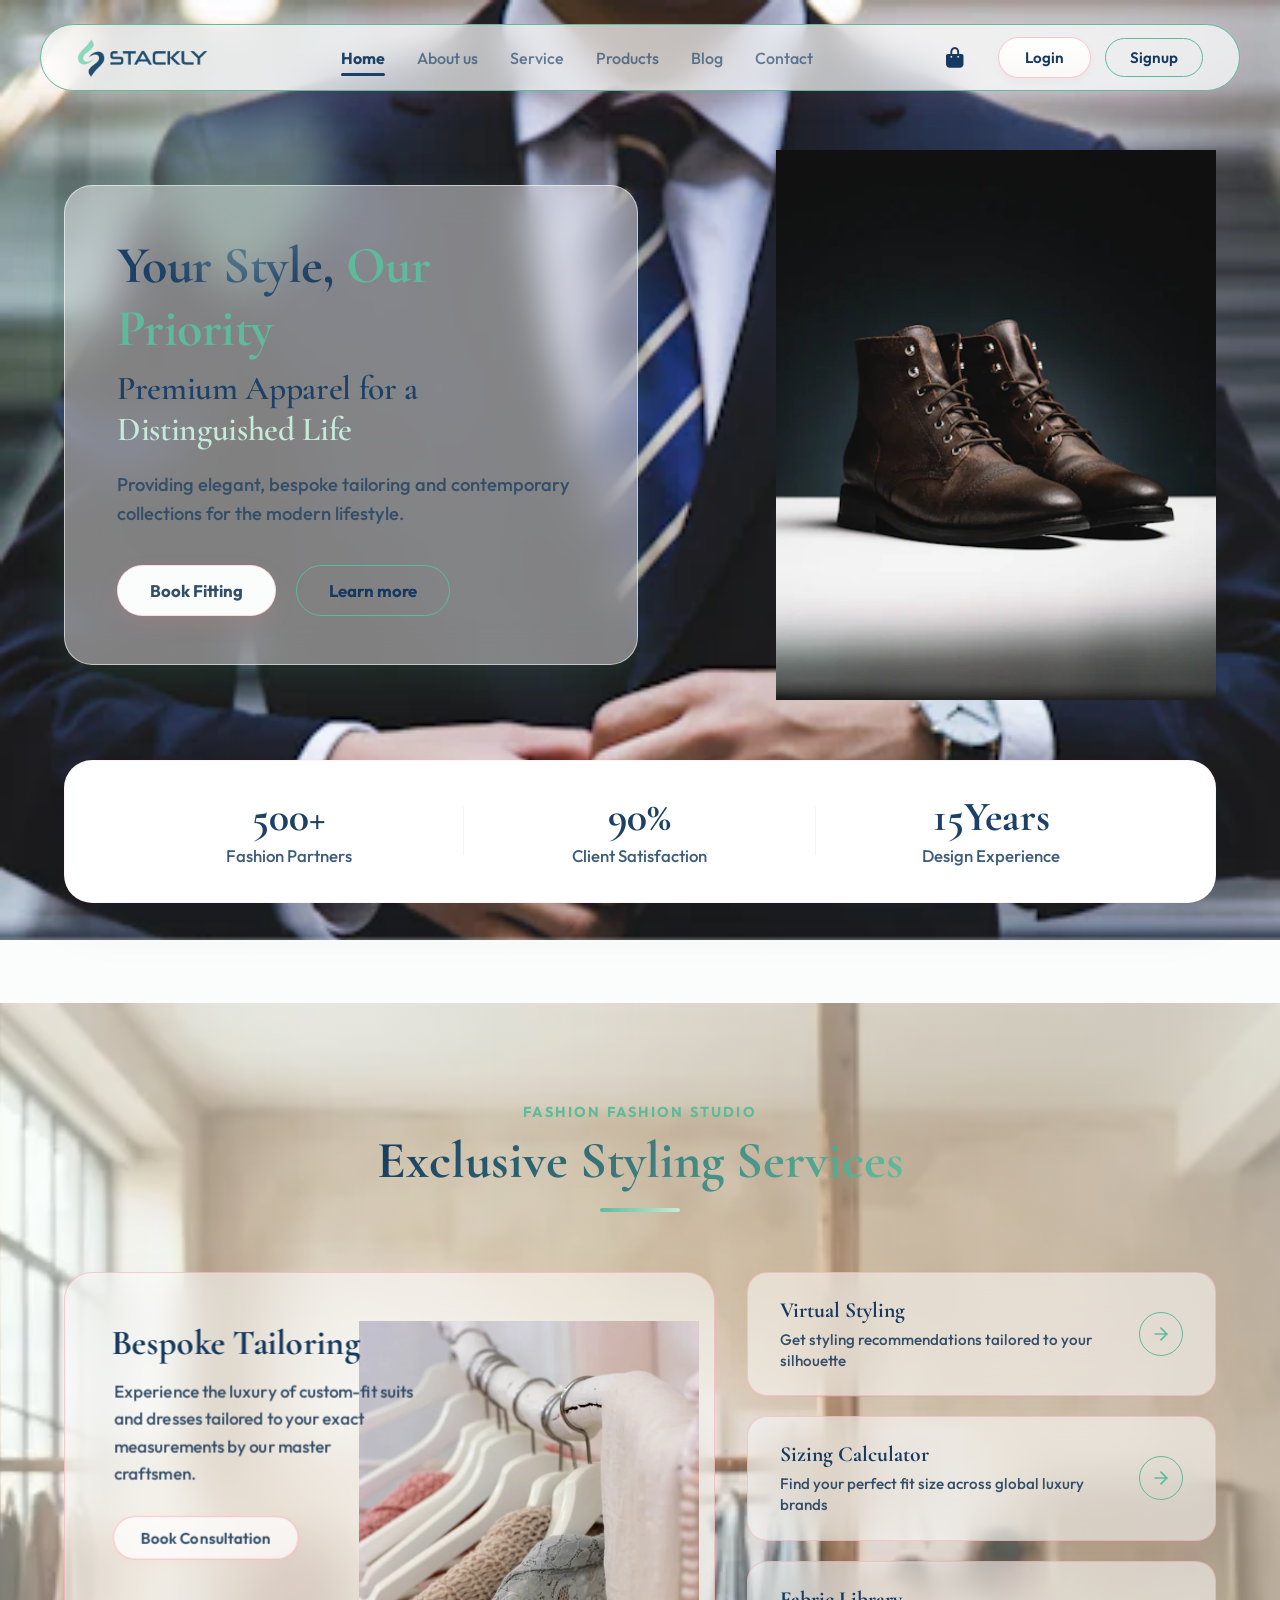
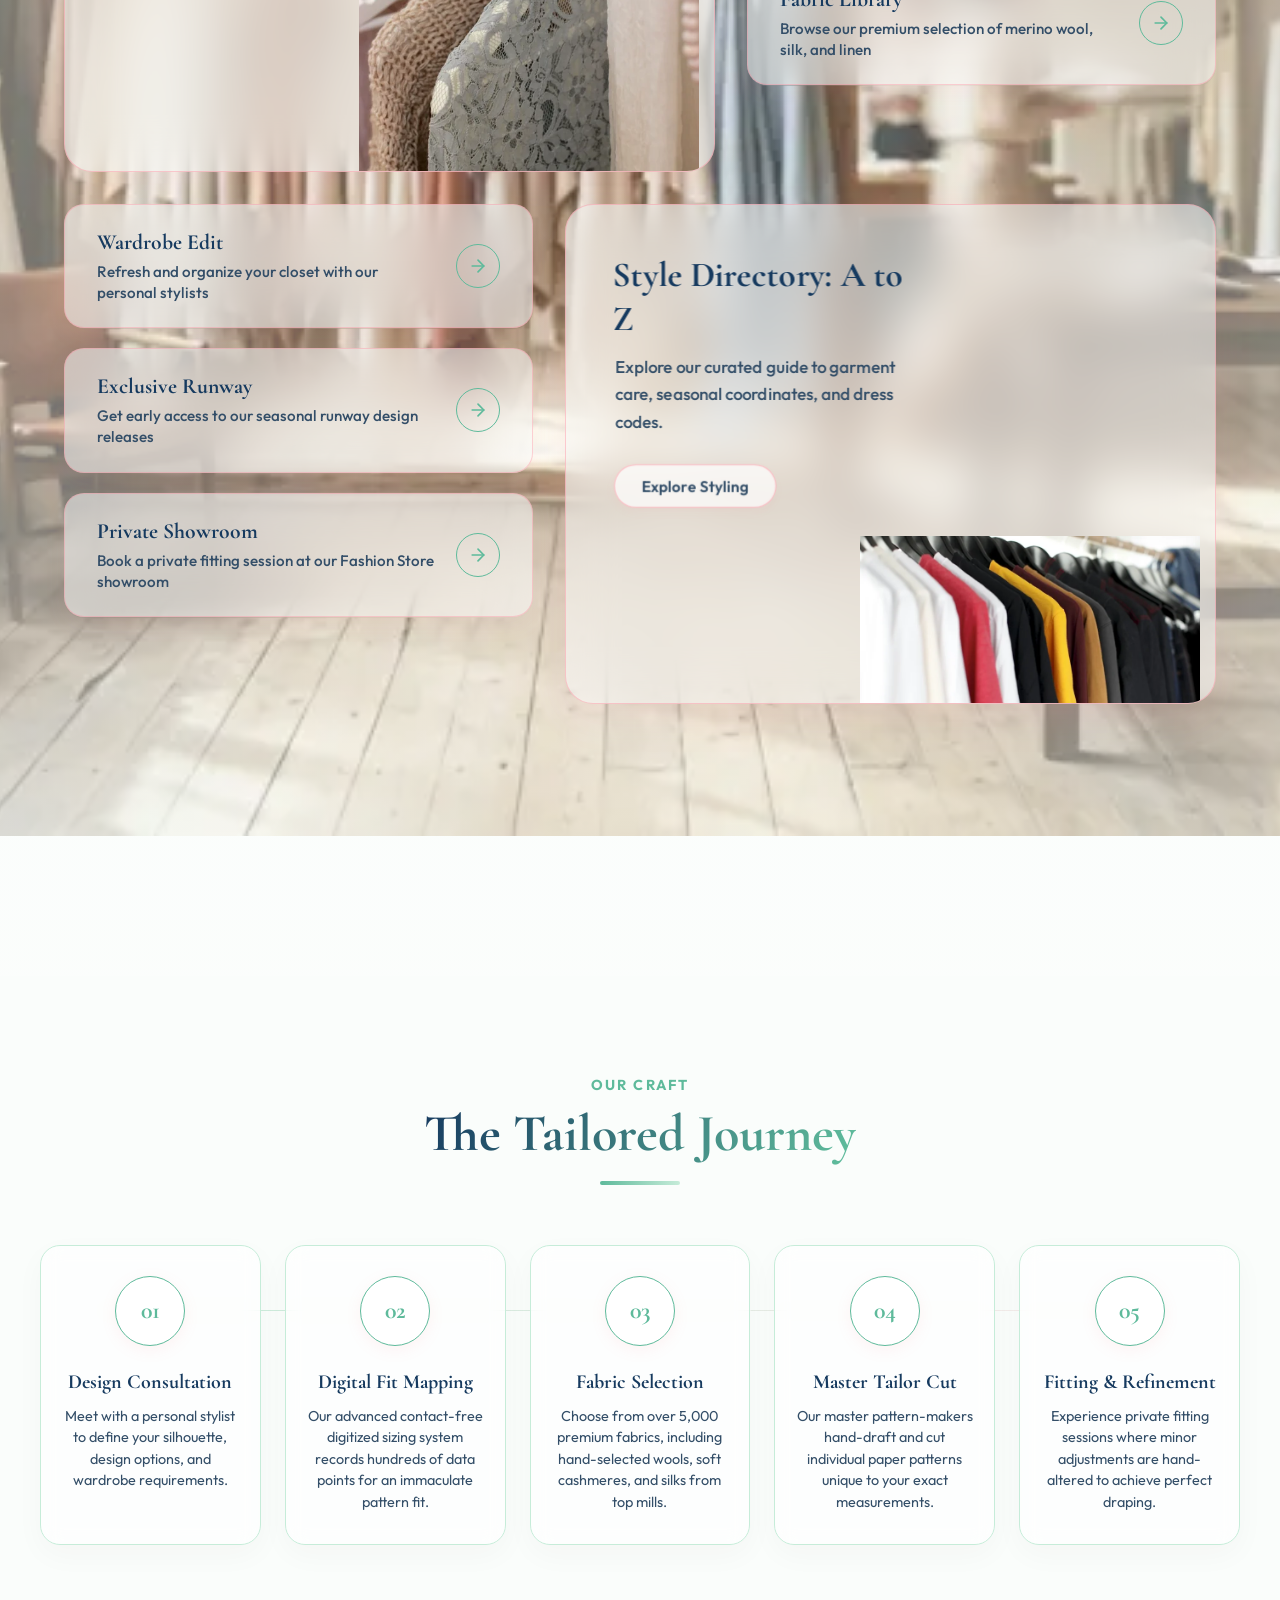
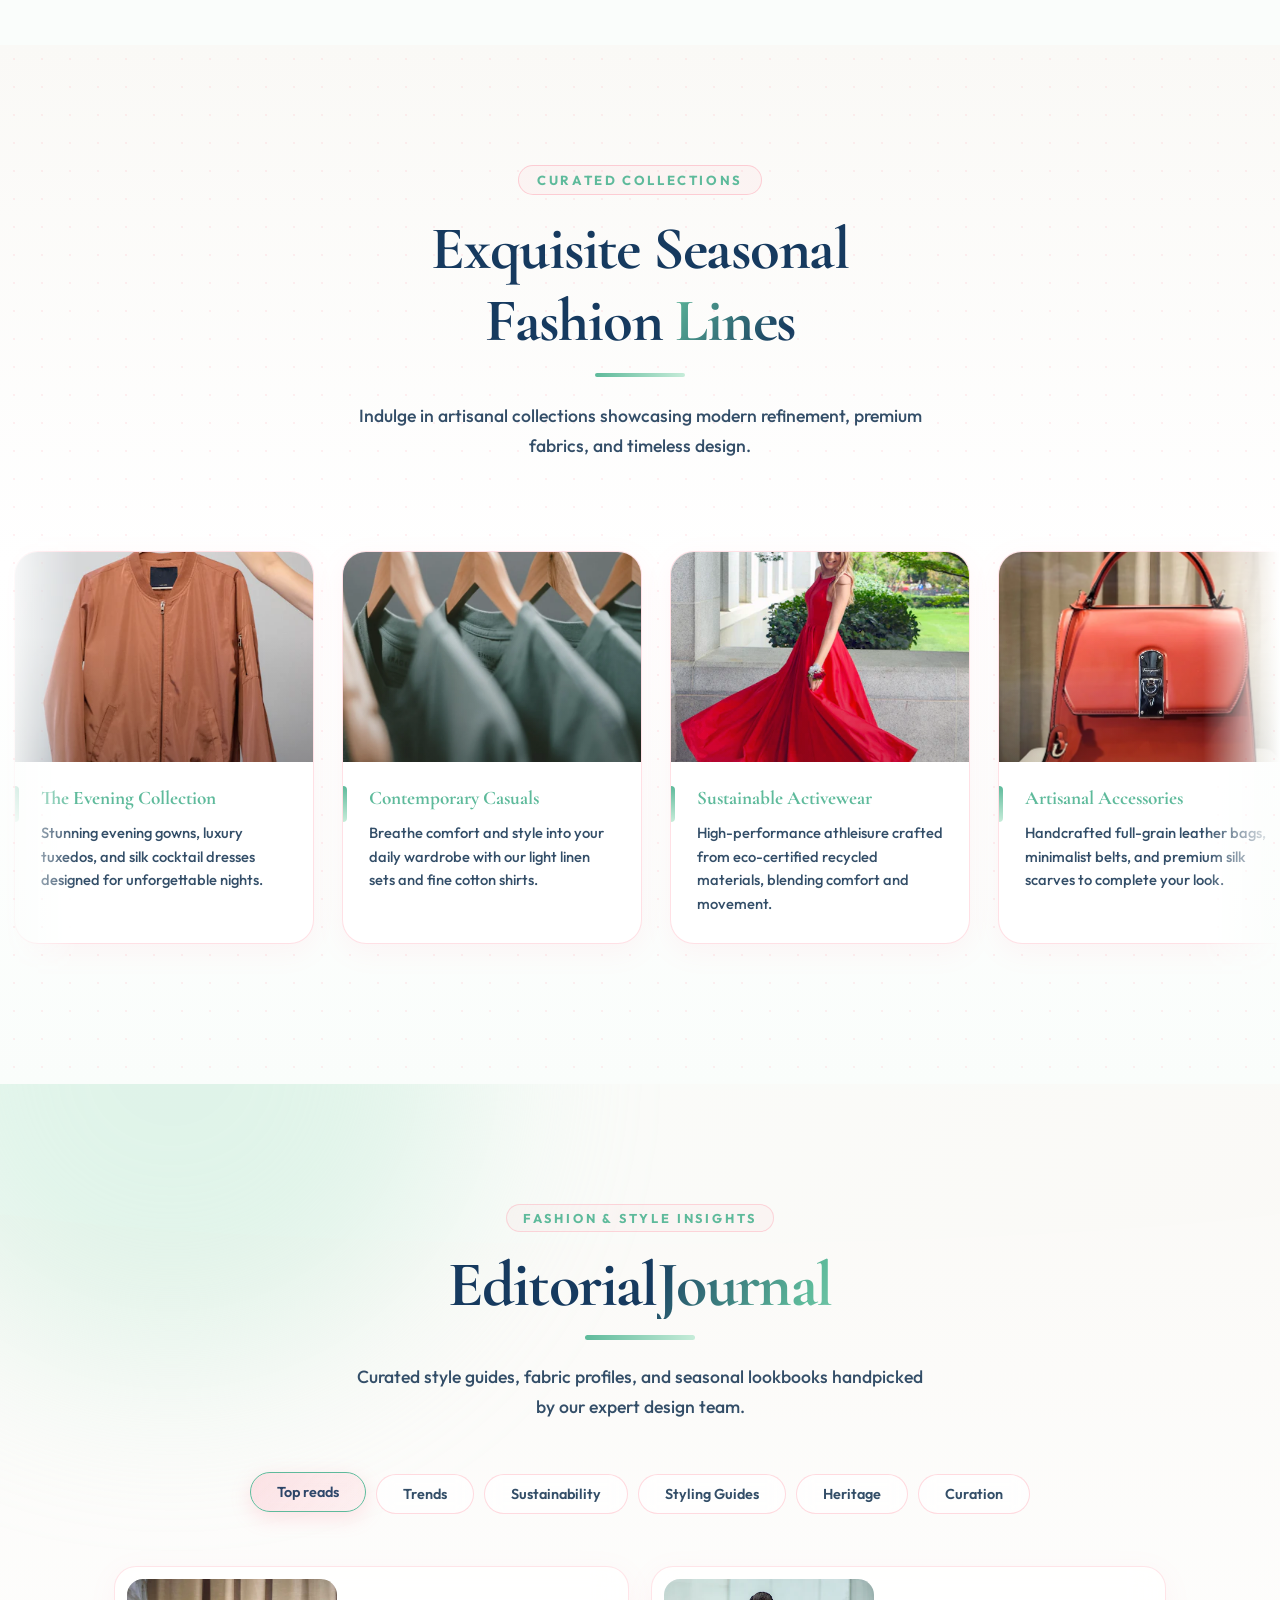
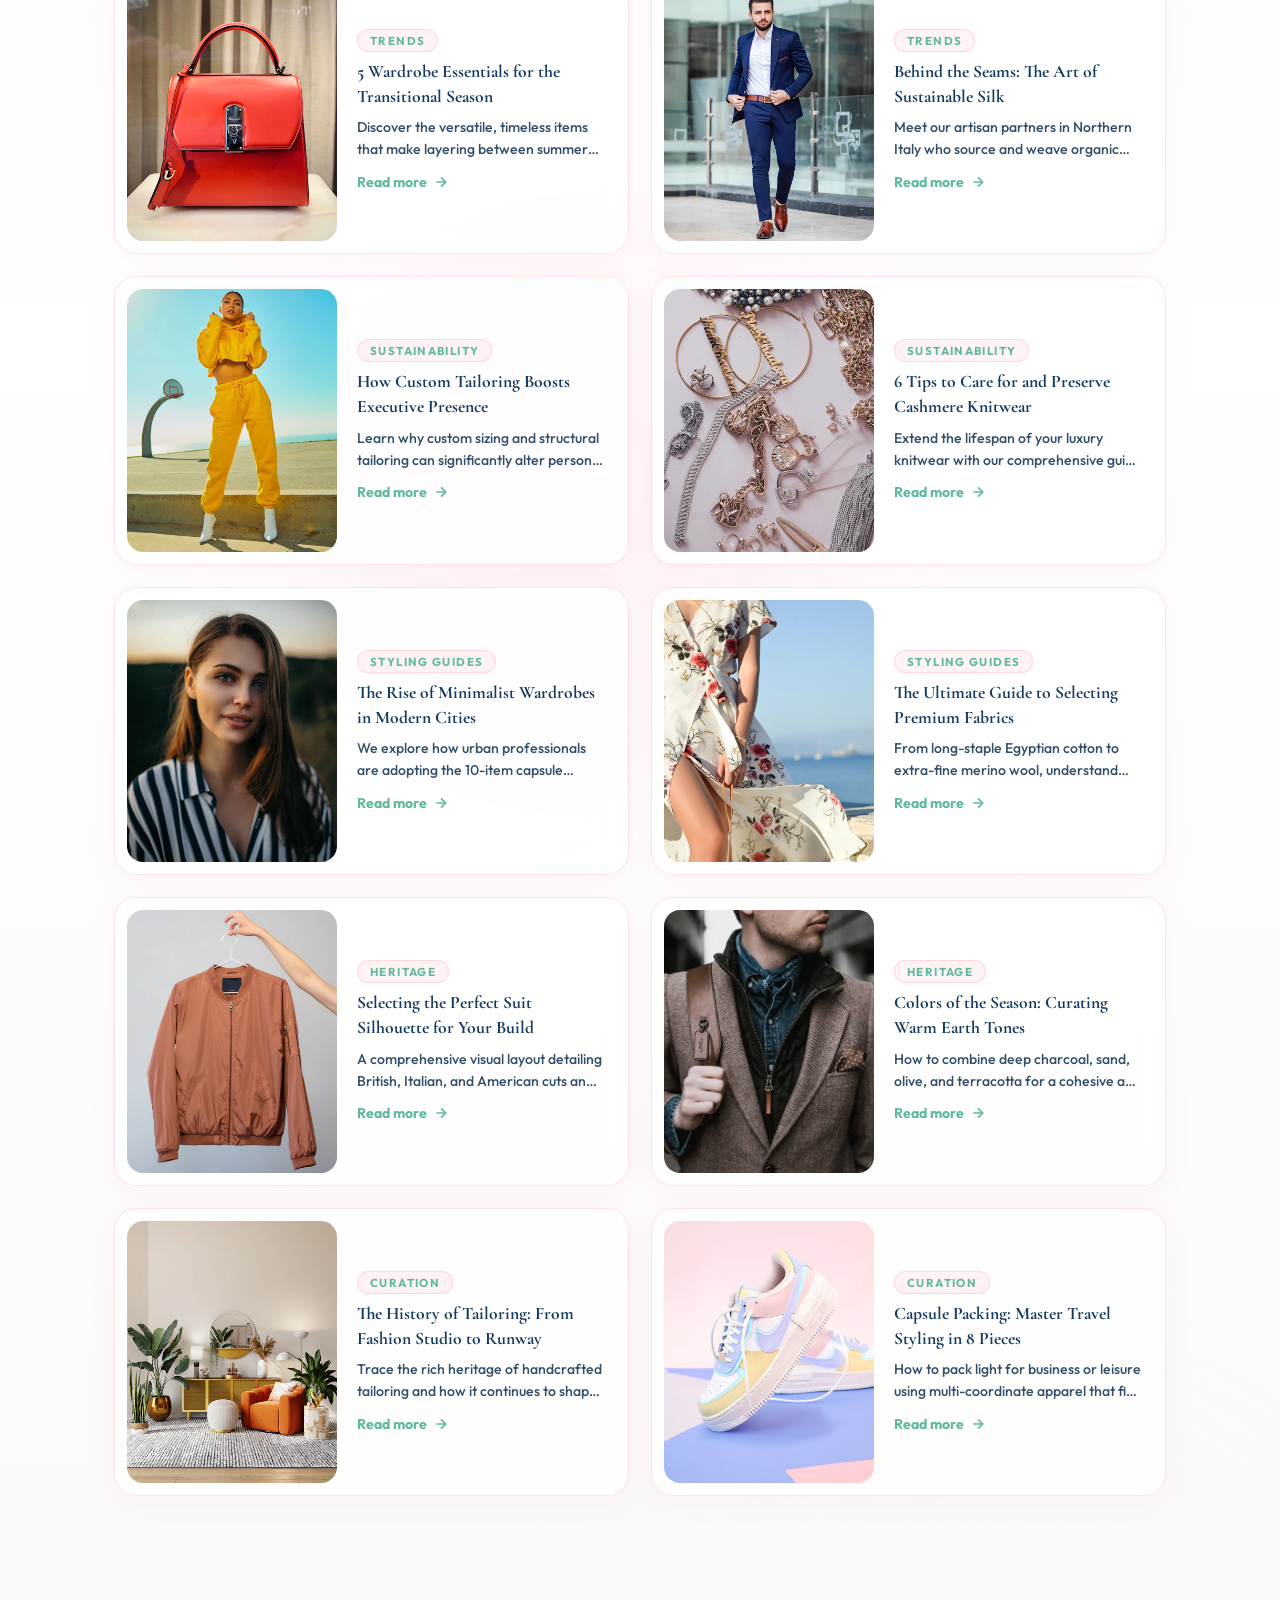
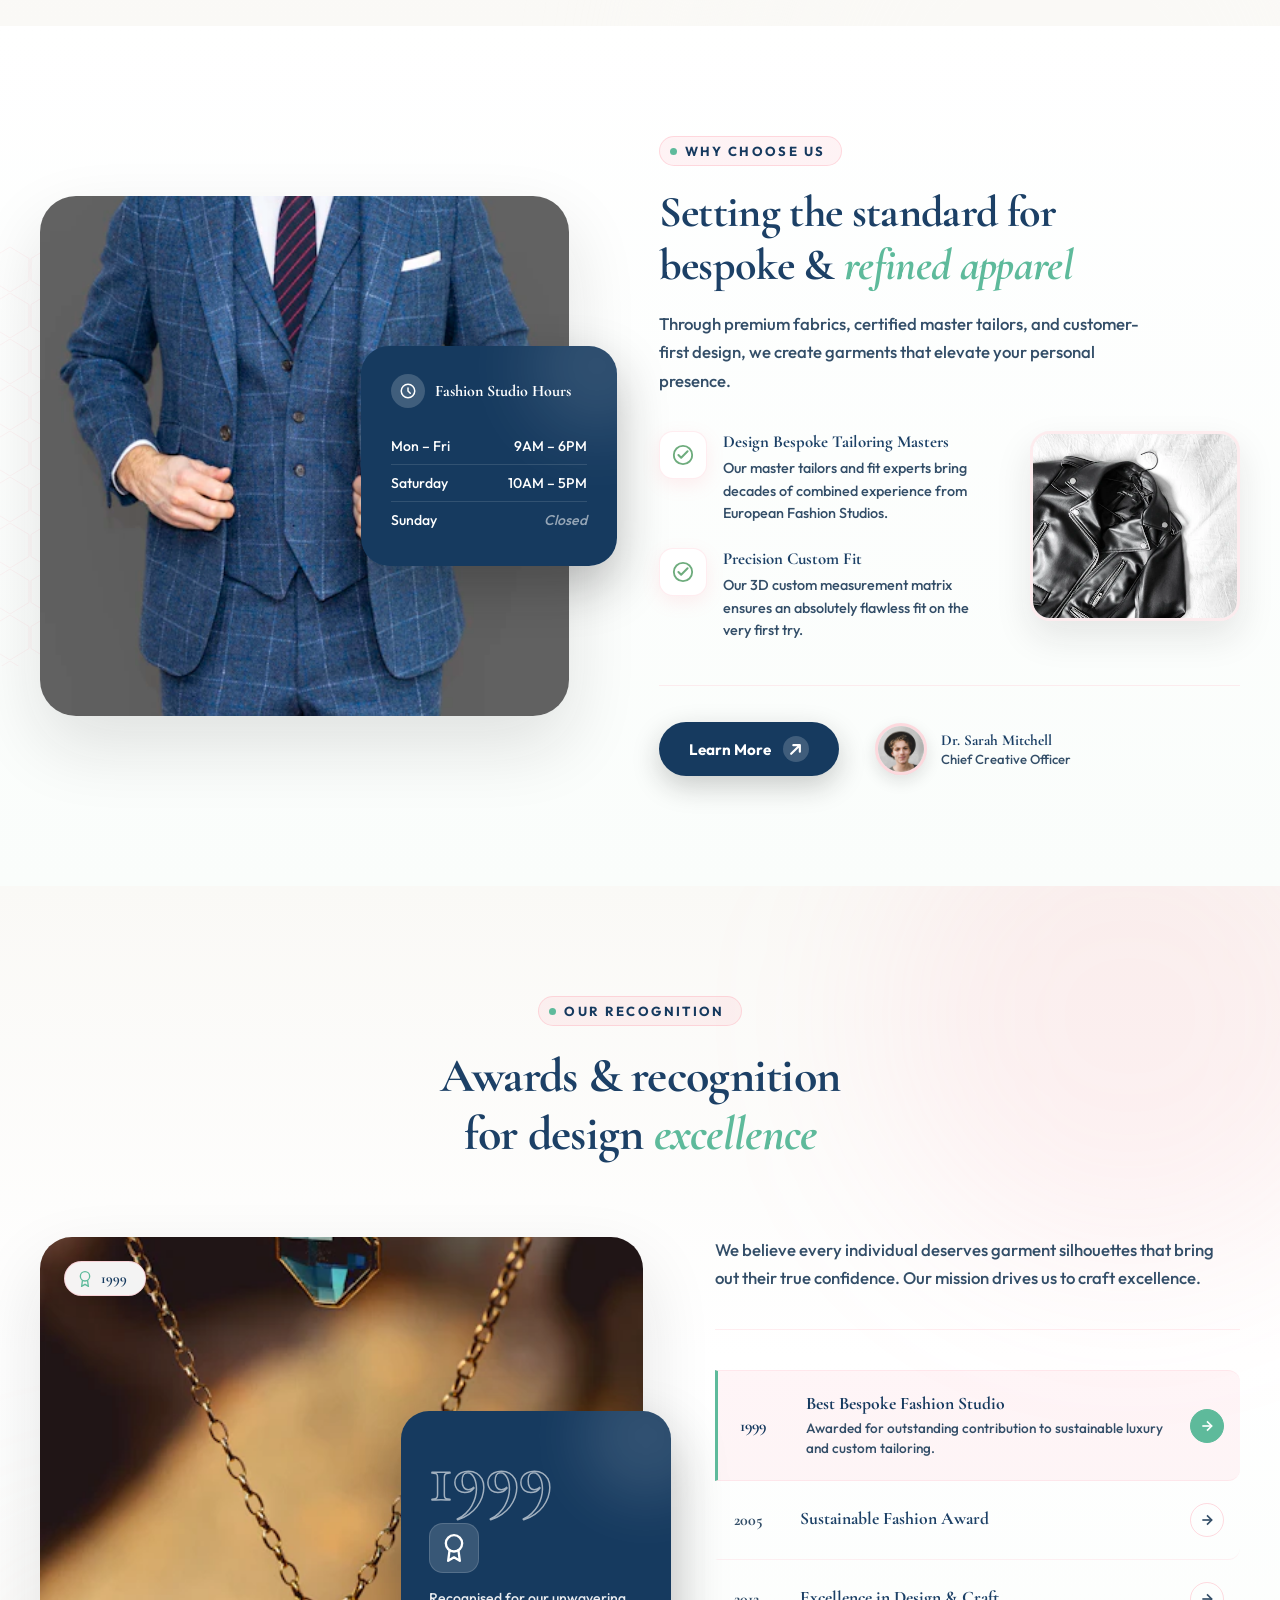
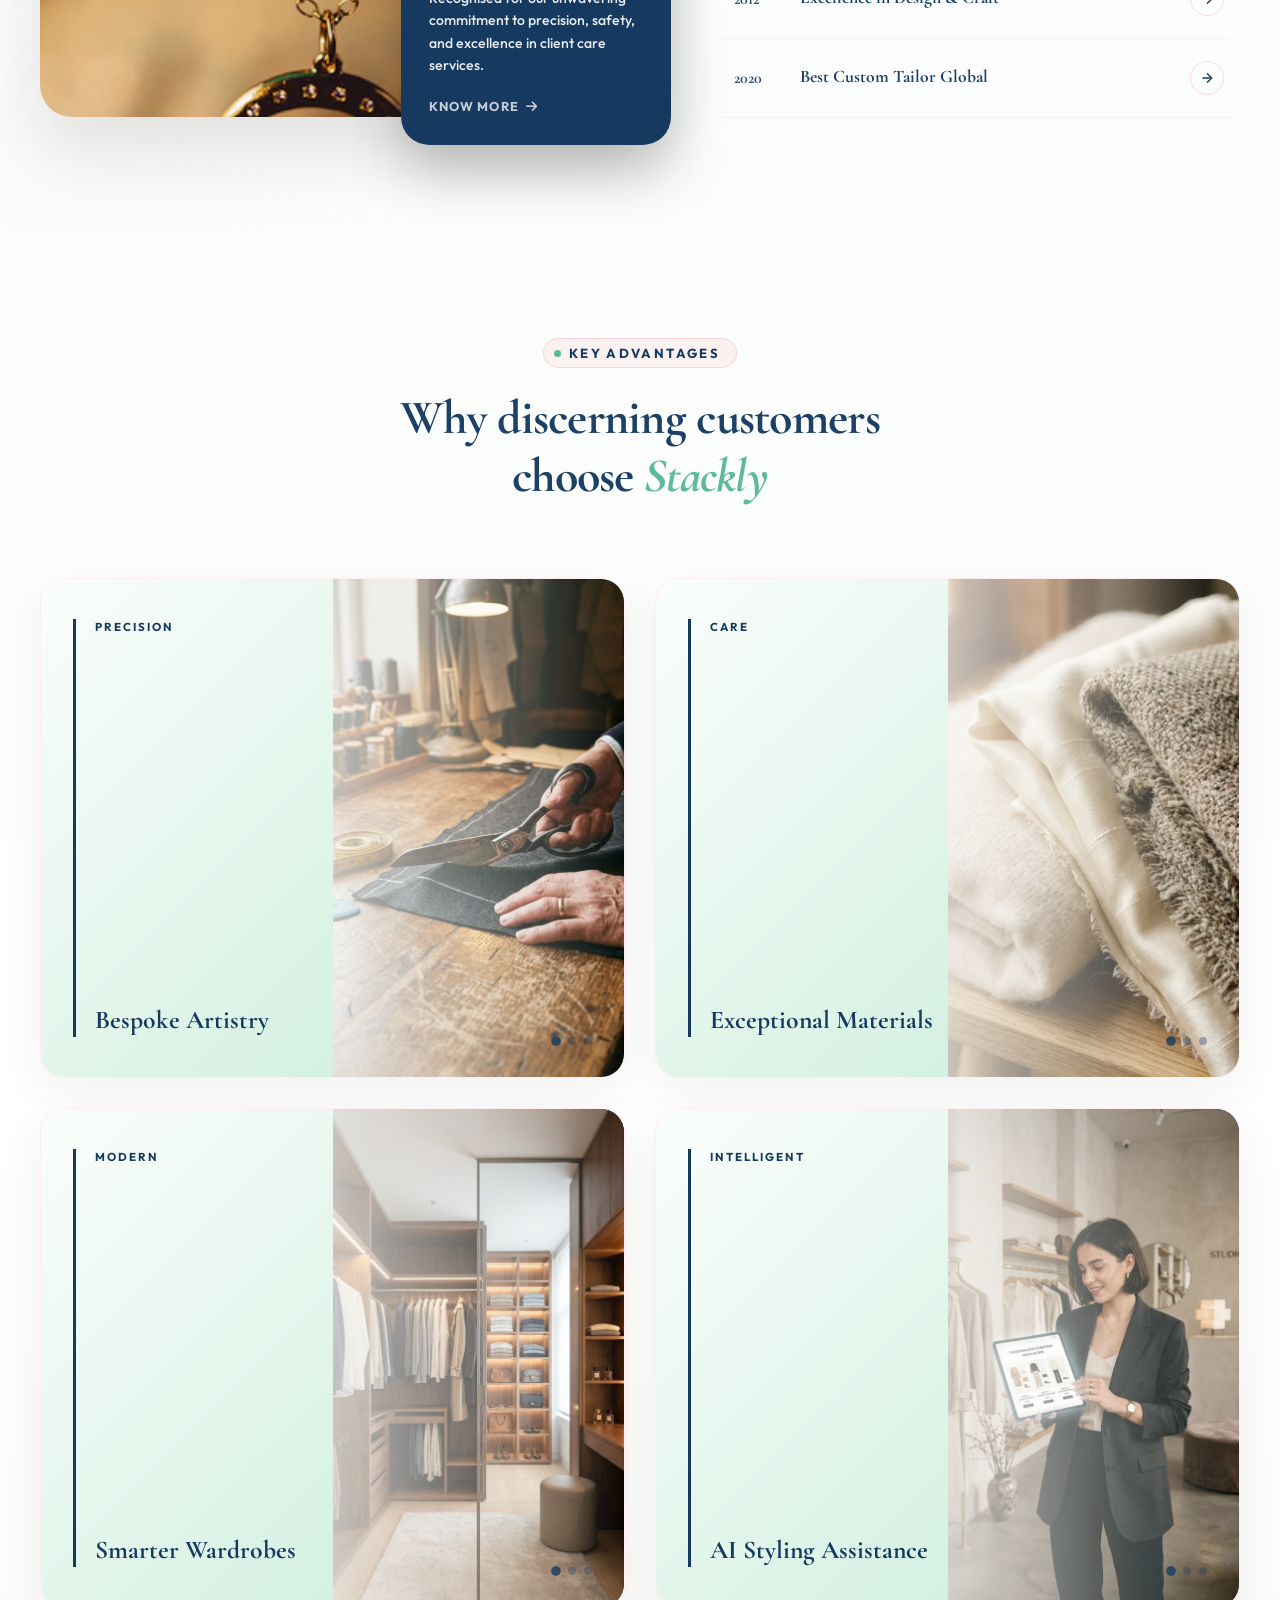
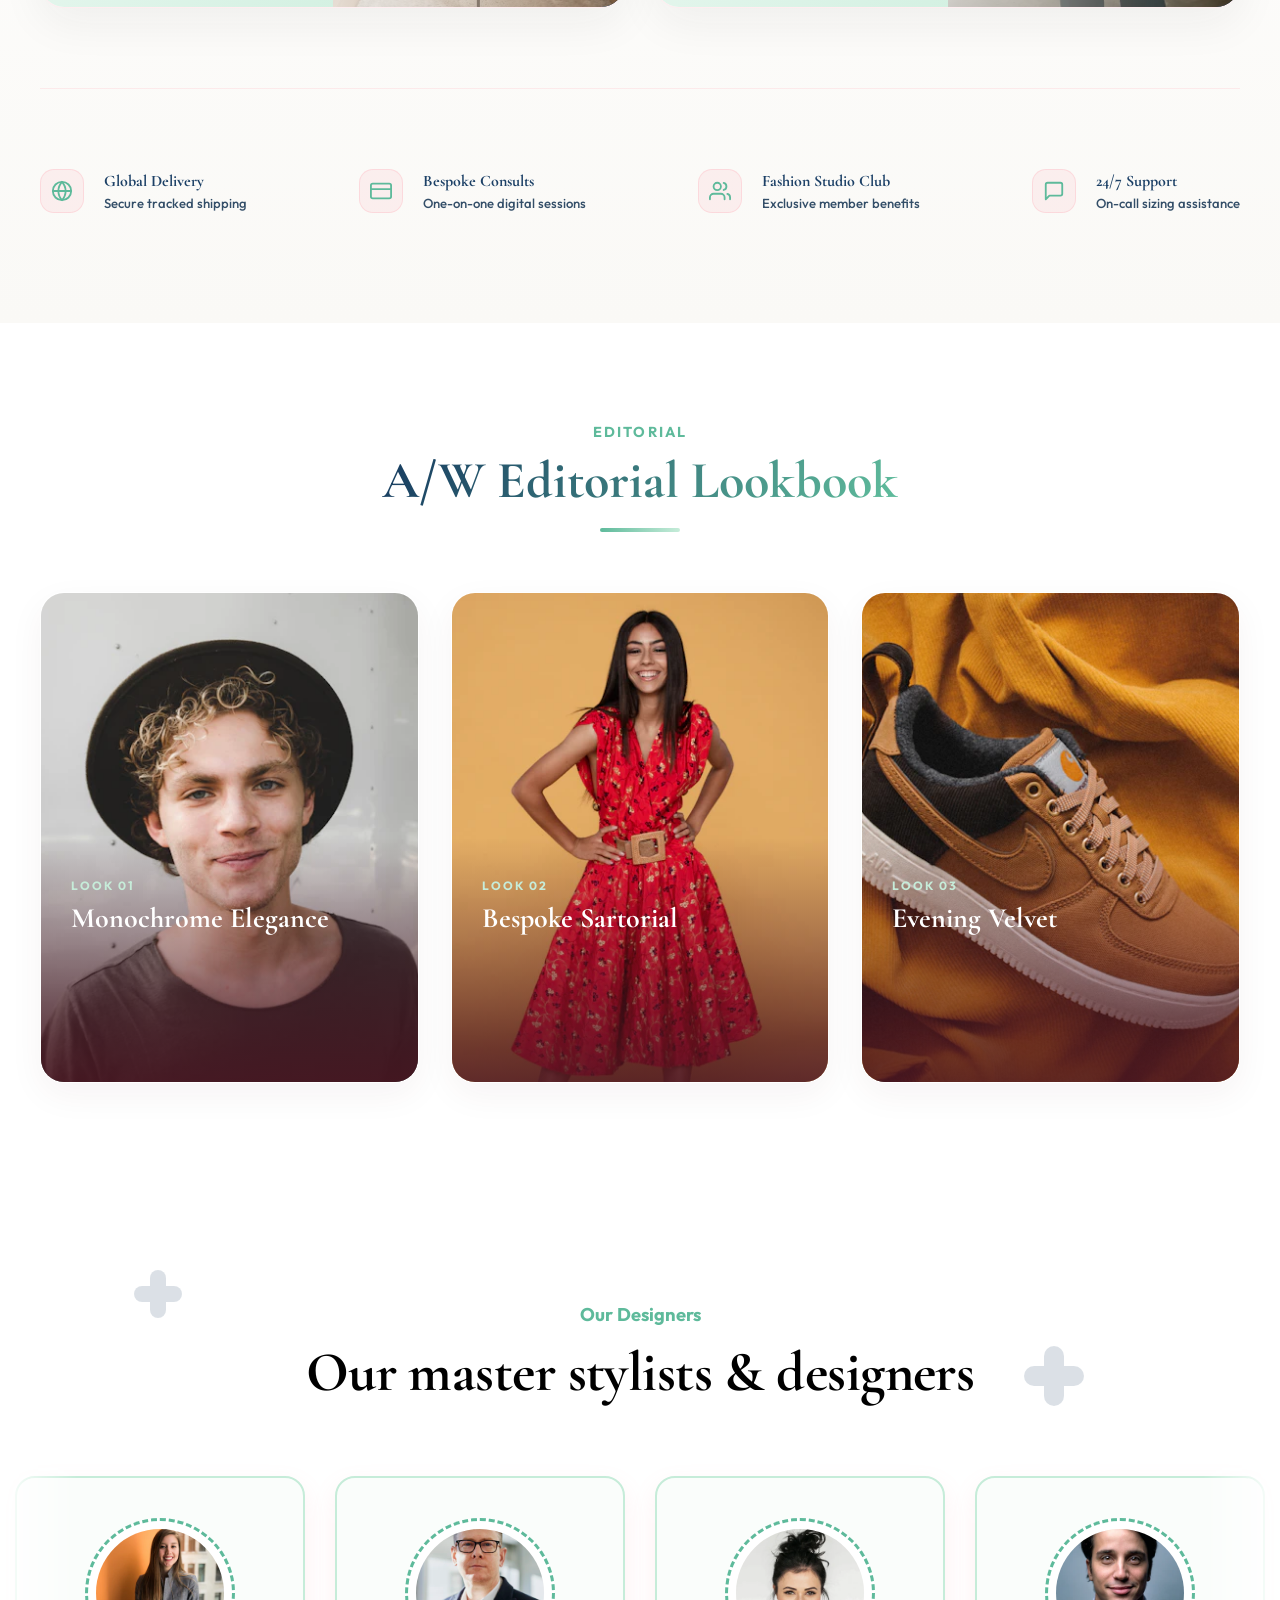
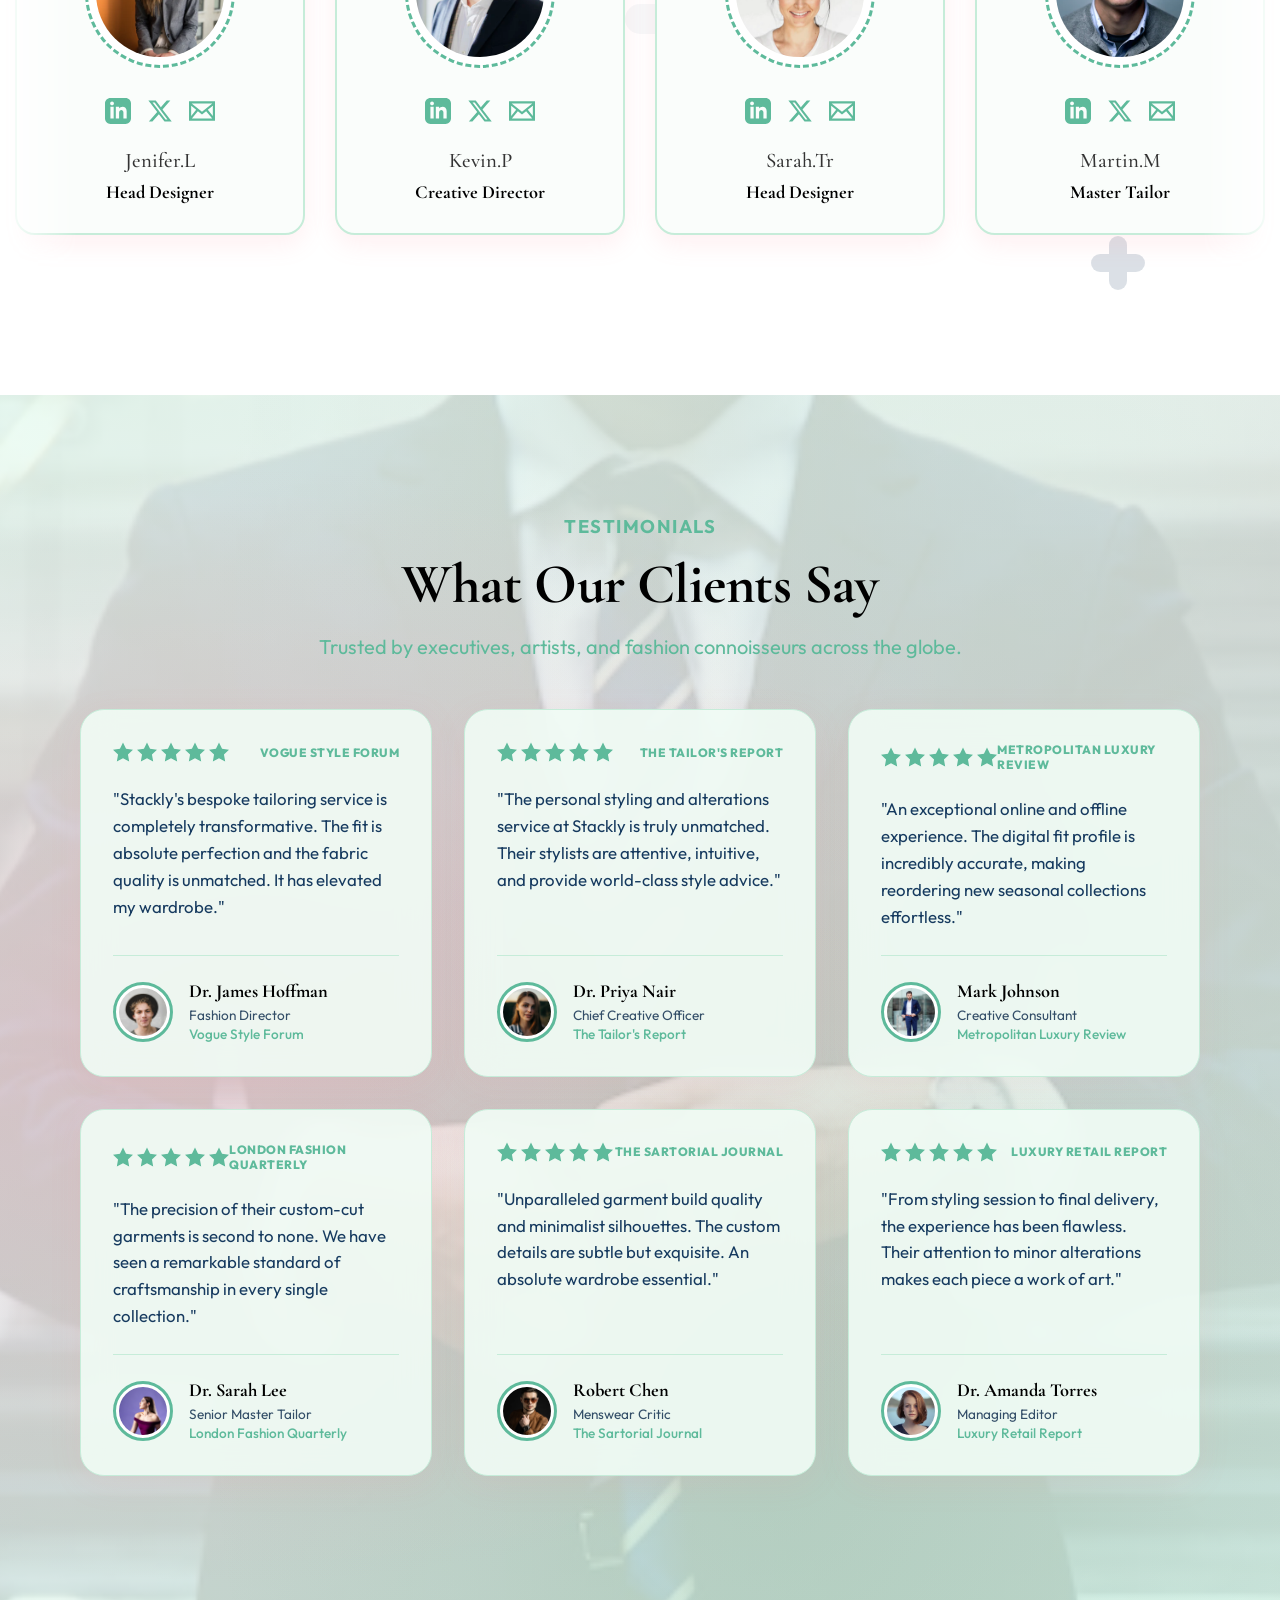
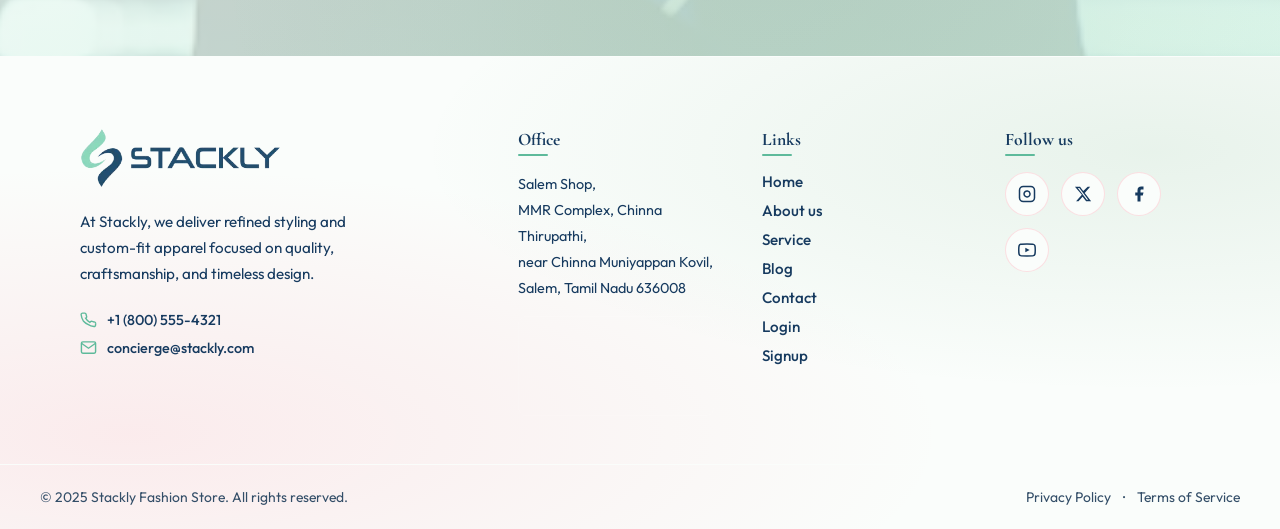
<file: index.html>
<!DOCTYPE html>
<html lang="en">
<head>
    <meta charset="UTF-8">
    <meta name="viewport" content="width=device-width, initial-scale=1.0">
    <title>Premium Fashion & Tailored Apparel - STACKLY</title>
    <meta name="description" content="Providing elegant, bespoke tailoring and contemporary collections for the modern lifestyle. Your Style, Our Priority.">
    <!-- Google Fonts: Plus Jakarta Sans & Outfit -->
    <link rel="preconnect" href="https://fonts.googleapis.com">
    <link rel="preconnect" href="https://fonts.gstatic.com" crossorigin>
    <link href="https://fonts.googleapis.com/css2?family=Outfit:wght@300;400;500;600;700;800&family=Plus+Jakarta+Sans:wght@300;400;500;600;700;800&display=swap" rel="stylesheet">
    <link rel="stylesheet" href="https://cdnjs.cloudflare.com/ajax/libs/font-awesome/6.4.0/css/all.min.css">
    <link rel="stylesheet" href="css/style.css?v=2">
    <link rel="stylesheet" href="css/loading.css">
</head>
<body>

    <!-- Scroll Progress Indicator Bar -->
    <div class="scroll-progress-container">
        <div class="scroll-progress-bar" id="page-scroll-indicator"></div>
    </div>

    <!-- Main Outer Wrapper -->
    <div class="site-wrapper" id="page-wrapper-container">
        
        <!-- Full-Bleed Hero Background Image (Exact design asset from screenshot) -->
        <div class="hero-background-image" id="hero-bg-img" data-parallax-speed="0.015" aria-hidden="true"></div>

        <!-- Floating Pill-Shaped Navbar Header -->
        <header class="navbar-wrapper reveal-fade">
            <div class="navbar-pill" id="navbar-pill-element">
                <a href="#" class="navbar-brand" id="stackly-logo-home">
                    <!-- Brand Logo Image (stackly-logo.webp) -->
                    <img src="assets/home/stackly-logo.webp" alt="STACKLY Logo" class="brand-logo-img">
                </a>
                
                                <nav class="navbar-links" id="main-nav-links">
                    <a href="index.html" class="nav-item active" id="nav-item-home">Home</a>
                    <a href="about.html" class="nav-item " id="nav-item-about">About us</a>
                    <a href="services.html" class="nav-item " id="nav-item-services">Service</a>
                    <a href="products.html" class="nav-item " id="nav-item-products">Products</a>
                    <a href="blog.html" class="nav-item " id="nav-item-blog">Blog</a>
                    <a href="contact.html" class="nav-item " id="nav-item-contact">Contact</a>
                    <!-- Mobile Nav Actions -->
                    <div class="mobile-nav-actions">
                        <a href="cart.html" class="btn-mobile-cart" style="color: var(--primary-dark); font-weight: 600; margin-bottom: 10px; display: block; text-decoration: none;"><i class="fa-solid fa-bag-shopping"></i> Cart</a>
                        <a href="login.html" class="btn-login">Login</a>
                        <a href="signup.html" class="btn-signup">Signup</a>
                    </div>
                </nav>

                                <div class="navbar-actions">
                    <a href="cart.html" class="btn-cart-nav" id="btn-navbar-cart" aria-label="View Cart" style="position: relative; margin-right: 20px; color: var(--primary-dark); font-size: 1.25rem; display: inline-flex; align-items: center; text-decoration: none; transition: var(--transition-quick);">
                        <i class="fa-solid fa-bag-shopping"></i>
                        <span class="cart-badge" id="nav-cart-count" style="position: absolute; top: -8px; right: -10px; background-color: var(--primary); color: white; border-radius: 50%; width: 16px; height: 16px; display: none; align-items: center; justify-content: center; font-size: 0.65rem; font-weight: 700;">0</span>
                    </a>
                    <a href="login.html" class="btn-login" id="btn-navbar-login">Login</a>
                    <a href="signup.html" class="btn-signup" id="btn-navbar-signup">Signup</a>
                    
                    <button class="menu-hamburger" id="nav-menu-hamburger" aria-label="Toggle Navigation Menu" aria-expanded="false">
                        <span class="bar"></span>
                        <span class="bar"></span>
                        <span class="bar"></span>
                    </button>
                </div>
            </div>
        </header>

        <!-- Hero Section -->
        <section class="hero-container" id="hero-section-trigger">
            <!-- Blurry Glowing Heart behind the text card (exact screenshot design) -->
            <div class="glowing-heart-behind-card" id="heart-glow-bg" data-parallax-speed="0.015">
                <svg viewBox="0 0 100 100" fill="var(--primary-light)" xmlns="http://www.w3.org/2000/svg">
                    <path d="M50 85 C 50 85, 12 55, 12 32 A 20 20 0 0 1 50 20 A 20 20 0 0 1 88 32 C 88 55, 50 85, 50 85 Z" />
                </svg>
            </div>
            
            <div class="hero-layout" id="hero-layout-3d-frame">
                
                <!-- Hero Left: Content Card -->
                <div class="hero-card-column">
                    <div class="hero-text-card reveal-slide-up" id="hero-card-element">
                        <h1 class="reveal-text delay-1" id="anim-headline">Your Style, <span class="text-gold">Our Priority</span></h1>
                        <h2 class="reveal-text delay-2" id="anim-subheadline">Premium Apparel for a <span class="text-gold-light">Distinguished Life</span></h2>
                        <p class="reveal-text delay-3" id="anim-description">Providing elegant, bespoke tailoring and contemporary collections for the modern lifestyle.</p>
                        
                        <div class="hero-button-group reveal-text delay-4" id="anim-buttons">
                            <a href="404.html" class="btn-book" id="btn-hero-appointment">Book Fitting</a>
                            <a href="404.html" class="btn-learn" id="btn-hero-learn">Learn more</a>
                        </div>
                    </div>
                </div>

                <!-- Hero Right: stylist Image -->
                <div class="hero-image-column">
                    <div class="stylist-image-wrapper reveal-image-right" id="stylist-img-container">
                        <img src="assets/img_1.webp" alt="Elegant model posing in premium design wear" class="stylist-img" id="interactive-stylist-img">
                    </div>
                </div>

            </div>
        </section>

        <!-- Statistics Section (Located Below Hero) -->
        <section class="stats-section-container">
            <div class="stats-card-wide reveal-scroll-up" id="statistics-card-bar">
                <div class="stat-column">
                    <div class="stat-number-wrapper">
                        <span class="stat-number" data-target="500">0</span><span class="stat-suffix">+</span>
                    </div>
                    <p class="stat-label">Fashion Partners</p>
                </div>
                
                <div class="stat-column">
                    <div class="stat-number-wrapper">
                        <span class="stat-number" data-target="90">0</span><span class="stat-suffix">%</span>
                    </div>
                    <p class="stat-label">Client Satisfaction</p>
                </div>
                
                <div class="stat-column">
                    <div class="stat-number-wrapper">
                        <span class="stat-number" data-target="15">0</span><span class="stat-suffix"> Years</span>
                    </div>
                    <p class="stat-label">Design Experience</p>
                </div>
            </div>
        </section>

        

        <!-- Healthline Tools Section -->
        <section class="tools-section-container" id="tools-section-trigger">
            
            <!-- Floating Background Image (Gemini Generated Image) with parallax drift (Full Bleed) -->
            <div class="tools-bg-image-wrapper" id="tools-bg-img" data-parallax-speed="0.012" aria-hidden="true"></div>
            
            <!-- Inner Centered Content Wrapper -->
            <div class="tools-inner-content">
                <!-- Animated Gradient Heading -->
                <div class="section-header reveal-scroll-up">
                    <span class="section-tagline">FASHION Fashion Studio</span>
                    <h2 class="animated-gradient-heading">Exclusive Styling Services</h2>
                    <div class="heading-line-decor"></div>
                </div>

                <!-- Row 1: Healthy Eating (Large) & Recipe/Macro/Calorie Stack (Small) -->
                <div class="tools-row row-1">
                    <!-- Large Card: Healthy Eating -->
                    <div class="tool-card-large reveal-right-to-left delay-1" id="food-tool-card">
                        <div class="tool-card-content">
                            <h3 class="tool-card-title">Bespoke Tailoring</h3>
                            <p class="tool-card-desc">Experience the luxury of custom-fit suits and dresses tailored to your exact measurements by our master craftsmen.</p>
                            <a href="404.html" class="btn-tool-visit">Book Consultation</a>
                        </div>
                        <div class="tool-card-image-wrap">
                            <img src="assets/img_4.webp" alt="Bespoke tailoring materials and design flatlay" class="tool-large-img">
                        </div>
                    </div>

                    <!-- Right Stack: 3 Small Cards -->
                    <div class="tool-card-stack reveal-right-to-left delay-2">
                        <!-- Card 1 -->
                        <div class="tool-card-small">
                            <div class="tool-small-text">
                                <h4 class="tool-small-title">Virtual Styling</h4>
                                <p class="tool-small-desc">Get styling recommendations tailored to your silhouette</p>
                            </div>
                            <a href="404.html" class="tool-small-arrow" aria-label="Go to Virtual Styling">
                                <svg viewBox="0 0 24 24" fill="none" stroke="currentColor" stroke-width="2" stroke-linecap="round" stroke-linejoin="round">
                                    <line x1="5" y1="12" x2="19" y2="12"></line>
                                    <polyline points="12 5 19 12 12 19"></polyline>
                                </svg>
                            </a>
                        </div>

                        <!-- Card 2 -->
                        <div class="tool-card-small">
                            <div class="tool-small-text">
                                <h4 class="tool-small-title">Sizing Calculator</h4>
                                <p class="tool-small-desc">Find your perfect fit size across global luxury brands</p>
                            </div>
                            <a href="404.html" class="tool-small-arrow" aria-label="Go to Sizing Calculator">
                                <svg viewBox="0 0 24 24" fill="none" stroke="currentColor" stroke-width="2" stroke-linecap="round" stroke-linejoin="round">
                                    <line x1="5" y1="12" x2="19" y2="12"></line>
                                    <polyline points="12 5 19 12 12 19"></polyline>
                                </svg>
                            </a>
                        </div>

                        <!-- Card 3 -->
                        <div class="tool-card-small">
                            <div class="tool-small-text">
                                <h4 class="tool-small-title">Fabric Library</h4>
                                <p class="tool-small-desc">Browse our premium selection of merino wool, silk, and linen</p>
                            </div>
                            <a href="404.html" class="tool-small-arrow" aria-label="Go to Fabric Library">
                                <svg viewBox="0 0 24 24" fill="none" stroke="currentColor" stroke-width="2" stroke-linecap="round" stroke-linejoin="round">
                                    <line x1="5" y1="12" x2="19" y2="12"></line>
                                    <polyline points="12 5 19 12 12 19"></polyline>
                                </svg>
                            </a>
                        </div>
                    </div>
                </div>

                <!-- Row 2: Pill/GLP-1/Private Showroom Stack (Small) & Drug Directory (Large) -->
                <div class="tools-row row-2">
                    <!-- Left Stack: 3 Small Cards -->
                    <div class="tool-card-stack reveal-right-to-left delay-3">
                        <!-- Card 1 -->
                        <div class="tool-card-small">
                            <div class="tool-small-text">
                                <h4 class="tool-small-title">Wardrobe Edit</h4>
                                <p class="tool-small-desc">Refresh and organize your closet with our personal stylists</p>
                            </div>
                            <a href="404.html" class="tool-small-arrow" aria-label="Go to Wardrobe Edit">
                                <svg viewBox="0 0 24 24" fill="none" stroke="currentColor" stroke-width="2" stroke-linecap="round" stroke-linejoin="round">
                                    <line x1="5" y1="12" x2="19" y2="12"></line>
                                    <polyline points="12 5 19 12 12 19"></polyline>
                                </svg>
                            </a>
                        </div>

                        <!-- Card 2 -->
                        <div class="tool-card-small">
                            <div class="tool-small-text">
                                <h4 class="tool-small-title">Exclusive Runway</h4>
                                <p class="tool-small-desc">Get early access to our seasonal runway design releases</p>
                            </div>
                            <a href="404.html" class="tool-small-arrow" aria-label="Go to Exclusive Runway">
                                <svg viewBox="0 0 24 24" fill="none" stroke="currentColor" stroke-width="2" stroke-linecap="round" stroke-linejoin="round">
                                    <line x1="5" y1="12" x2="19" y2="12"></line>
                                    <polyline points="12 5 19 12 12 19"></polyline>
                                </svg>
                            </a>
                        </div>

                        <!-- Card 3 -->
                        <div class="tool-card-small">
                            <div class="tool-small-text">
                                <h4 class="tool-small-title">Private Showroom</h4>
                                <p class="tool-small-desc">Book a private fitting session at our Fashion Store showroom</p>
                            </div>
                            <a href="404.html" class="tool-small-arrow" aria-label="Go to Private Showroom">
                                <svg viewBox="0 0 24 24" fill="none" stroke="currentColor" stroke-width="2" stroke-linecap="round" stroke-linejoin="round">
                                    <line x1="5" y1="12" x2="19" y2="12"></line>
                                    <polyline points="12 5 19 12 12 19"></polyline>
                                </svg>
                            </a>
                        </div>
                    </div>

                    <!-- Large Card: Drug Directory -->
                    <div class="tool-card-large reveal-right-to-left delay-4" id="drug-tool-card">
                        <div class="tool-card-content">
                            <h3 class="tool-card-title">Style Directory: A to Z</h3>
                            <p class="tool-card-desc">Explore our curated guide to garment care, seasonal coordinates, and dress codes.</p>
                            <a href="404.html" class="btn-tool-visit">Explore Styling</a>
                        </div>
                        <div class="tool-card-image-wrap">
                            <img src="assets/img_5.webp" alt="Luxury fashion showroom clothing rack" class="tool-large-img">
                        </div>
                    </div>
                </div>
            </div>

        </section>

        <!-- ===== Bespoke Tailoring Process Section ===== -->
        <section class="process-section" id="process-section-trigger">
            <div class="process-inner">
                <div class="section-header reveal-scroll-up">
                    <span class="section-tagline">OUR CRAFT</span>
                    <h2 class="animated-gradient-heading">The Tailored Journey</h2>
                    <div class="heading-line-decor"></div>
                </div>

                <div class="process-timeline reveal-scroll-up">
                    <!-- Step 1 -->
                    <div class="process-step">
                        <div class="process-step-num">01</div>
                        <div class="process-step-content">
                            <h3 class="process-step-title">Design Consultation</h3>
                            <p class="process-step-desc">Meet with a personal stylist to define your silhouette, design options, and wardrobe requirements.</p>
                        </div>
                    </div>
                    <!-- Step 2 -->
                    <div class="process-step">
                        <div class="process-step-num">02</div>
                        <div class="process-step-content">
                            <h3 class="process-step-title">Digital Fit Mapping</h3>
                            <p class="process-step-desc">Our advanced contact-free digitized sizing system records hundreds of data points for an immaculate pattern fit.</p>
                        </div>
                    </div>
                    <!-- Step 3 -->
                    <div class="process-step">
                        <div class="process-step-num">03</div>
                        <div class="process-step-content">
                            <h3 class="process-step-title">Fabric Selection</h3>
                            <p class="process-step-desc">Choose from over 5,000 premium fabrics, including hand-selected wools, soft cashmeres, and silks from top mills.</p>
                        </div>
                    </div>
                    <!-- Step 4 -->
                    <div class="process-step">
                        <div class="process-step-num">04</div>
                        <div class="process-step-content">
                            <h3 class="process-step-title">Master Tailor Cut</h3>
                            <p class="process-step-desc">Our master pattern-makers hand-draft and cut individual paper patterns unique to your exact measurements.</p>
                        </div>
                    </div>
                    <!-- Step 5 -->
                    <div class="process-step">
                        <div class="process-step-num">05</div>
                        <div class="process-step-content">
                            <h3 class="process-step-title">Fitting & Refinement</h3>
                            <p class="process-step-desc">Experience private fitting sessions where minor adjustments are hand-altered to achieve perfect draping.</p>
                        </div>
                    </div>
                </div>
            </div>
        </section>

        <!-- ===== Bespoke apparel collections Section (Auto-Scrolling Carousel) ===== -->
        <section class="devices-section" id="devices-section-trigger">

            <!-- Section Header -->
            <div class="devices-header reveal-scroll-up">
                <span class="devices-tagline">CURATED COLLECTIONS</span>

                <!-- Animated Split Heading -->
                <h2 class="devices-heading">
                    <span class="devices-heading-line1">Exquisite Seasonal</span><span class="devices-heading-line2">Fashion <span class="devices-heading-accent">Lines</span></span>
                </h2>
                <div class="devices-heading-bar"></div>
                <p class="devices-subtext">Indulge in artisanal collections showcasing modern refinement, premium fabrics, and timeless design.</p>
            </div>

            <!-- Infinite Auto-Scroll Track Wrapper -->
            <div class="devices-carousel-wrapper" id="devices-carousel-wrapper">
                <div class="devices-track" id="devices-track">

                    <!-- ===== Card Set 1 (original) ===== -->
                    <div class="device-card">
                        <div class="device-card-img-wrap">
                            <img src="assets/img_6.webp" alt="The Evening Collection" class="device-card-img">
                            <div class="device-card-img-overlay"></div>
                        </div>
                        <div class="device-card-body">
                            <h3 class="device-card-title">The Evening Collection</h3>
                            <p class="device-card-desc">Stunning evening gowns, luxury tuxedos, and silk cocktail dresses designed for unforgettable nights.</p>
                        </div>
                    </div>

                    <div class="device-card">
                        <div class="device-card-img-wrap">
                            <img src="assets/img_7.webp" alt="Contemporary Casual Wear" class="device-card-img">
                            <div class="device-card-img-overlay"></div>
                        </div>
                        <div class="device-card-body">
                            <h3 class="device-card-title">Contemporary Casuals</h3>
                            <p class="device-card-desc">Breathe comfort and style into your daily wardrobe with our light linen sets and fine cotton shirts.</p>
                        </div>
                    </div>

                    <div class="device-card">
                        <div class="device-card-img-wrap">
                            <img src="assets/img_8.webp" alt="Surgical ICU Equipment" class="device-card-img">
                            <div class="device-card-img-overlay"></div>
                        </div>
                        <div class="device-card-body">
                            <h3 class="device-card-title">Sustainable Activewear</h3>
                            <p class="device-card-desc">High-performance athleisure crafted from eco-certified recycled materials, blending comfort and movement.</p>
                        </div>
                    </div>

                    <div class="device-card">
                        <div class="device-card-img-wrap">
                            <img src="assets/img_9.webp" alt="Neurology Brain Mapping" class="device-card-img">
                            <div class="device-card-img-overlay"></div>
                        </div>
                        <div class="device-card-body">
                            <h3 class="device-card-title">Artisanal Accessories</h3>
                            <p class="device-card-desc">Handcrafted full-grain leather bags, minimalist belts, and premium silk scarves to complete your look.</p>
                        </div>
                    </div>

                    <div class="device-card">
                        <div class="device-card-img-wrap">
                            <img src="assets/img_6.webp" alt="Tailored Outerwear" class="device-card-img">
                            <div class="device-card-img-overlay"></div>
                        </div>
                        <div class="device-card-body">
                            <h3 class="device-card-title">Tailored Outerwear</h3>
                            <p class="device-card-desc">Premium wool overcoats, custom trench coats, and lightweight suede jackets for every season.</p>
                        </div>
                    </div>

                    <div class="device-card">
                        <div class="device-card-img-wrap">
                            <img src="assets/img_7.webp" alt="Premium Footwear" class="device-card-img">
                            <div class="device-card-img-overlay"></div>
                        </div>
                        <div class="device-card-body">
                            <h3 class="device-card-title">Premium Footwear</h3>
                            <p class="device-card-desc">Handmade leather loafers, elegant heels, and minimal sneakers engineered for style and comfort.</p>
                        </div>
                    </div>

                    <div class="device-card">
                        <div class="device-card-img-wrap">
                            <img src="assets/img_8.webp" alt="Lounge &amp; Sleepwear" class="device-card-img">
                            <div class="device-card-img-overlay"></div>
                        </div>
                        <div class="device-card-body">
                            <h3 class="device-card-title">Lounge &amp; Sleepwear</h3>
                            <p class="device-card-desc">Indulge in the finest mulberry silk pajamas and organic cotton lounge sets for ultimate comfort.</p>
                        </div>
                    </div>

                    <div class="device-card">
                        <div class="device-card-img-wrap">
                            <img src="assets/img_9.webp" alt="Bespoke Accessoriesnology" class="device-card-img">
                            <div class="device-card-img-overlay"></div>
                        </div>
                        <div class="device-card-body">
                            <h3 class="device-card-title">Bespoke Accessories</h3>
                            <p class="device-card-desc">Bespoke sunglasses, handmade jewelry, and custom-tailored hats designed for unique expressions.</p>
                        </div>
                    </div>

                    <!-- ===== Card Set 2 (duplicate for seamless infinite loop) ===== -->
                    <div class="device-card" aria-hidden="true">
                        <div class="device-card-img-wrap">
                            <img src="assets/img_6.webp" alt="The Evening Collection" class="device-card-img">
                            <div class="device-card-img-overlay"></div>
                        </div>
                        <div class="device-card-body">
                            <h3 class="device-card-title">The Evening Collection</h3>
                            <p class="device-card-desc">Stunning evening gowns, luxury tuxedos, and silk cocktail dresses designed for unforgettable nights.</p>
                        </div>
                    </div>

                    <div class="device-card" aria-hidden="true">
                        <div class="device-card-img-wrap">
                            <img src="assets/img_7.webp" alt="Contemporary Casuals" class="device-card-img">
                            <div class="device-card-img-overlay"></div>
                        </div>
                        <div class="device-card-body">
                            <h3 class="device-card-title">Contemporary Casuals</h3>
                            <p class="device-card-desc">Breathe comfort and style into your daily wardrobe with our light linen sets and fine cotton shirts.</p>
                        </div>
                    </div>

                    <div class="device-card" aria-hidden="true">
                        <div class="device-card-img-wrap">
                            <img src="assets/img_8.webp" alt="Sustainable Activewear" class="device-card-img">
                            <div class="device-card-img-overlay"></div>
                        </div>
                        <div class="device-card-body">
                            <h3 class="device-card-title">Sustainable Activewear</h3>
                            <p class="device-card-desc">High-performance athleisure crafted from eco-certified recycled materials, blending comfort and movement.</p>
                        </div>
                    </div>

                    <div class="device-card" aria-hidden="true">
                        <div class="device-card-img-wrap">
                            <img src="assets/img_9.webp" alt="Artisanal Accessories" class="device-card-img">
                            <div class="device-card-img-overlay"></div>
                        </div>
                        <div class="device-card-body">
                            <h3 class="device-card-title">Artisanal Accessories</h3>
                            <p class="device-card-desc">Handcrafted full-grain leather bags, minimalist belts, and premium silk scarves to complete your look.</p>
                        </div>
                    </div>

                    <div class="device-card" aria-hidden="true">
                        <div class="device-card-img-wrap">
                            <img src="assets/img_6.webp" alt="Tailored Outerwear" class="device-card-img">
                            <div class="device-card-img-overlay"></div>
                        </div>
                        <div class="device-card-body">
                            <h3 class="device-card-title">Tailored Outerwear</h3>
                            <p class="device-card-desc">Premium wool overcoats, custom trench coats, and lightweight suede jackets for every season.</p>
                        </div>
                    </div>

                    <div class="device-card" aria-hidden="true">
                        <div class="device-card-img-wrap">
                            <img src="assets/img_7.webp" alt="Premium Footwear" class="device-card-img">
                            <div class="device-card-img-overlay"></div>
                        </div>
                        <div class="device-card-body">
                            <h3 class="device-card-title">Premium Footwear</h3>
                            <p class="device-card-desc">Handmade leather loafers, elegant heels, and minimal sneakers engineered for style and comfort.</p>
                        </div>
                    </div>

                    <div class="device-card" aria-hidden="true">
                        <div class="device-card-img-wrap">
                            <img src="assets/img_8.webp" alt="Lounge &amp; Sleepwear" class="device-card-img">
                            <div class="device-card-img-overlay"></div>
                        </div>
                        <div class="device-card-body">
                            <h3 class="device-card-title">Lounge &amp; Sleepwear</h3>
                            <p class="device-card-desc">Indulge in the finest mulberry silk pajamas and organic cotton lounge sets for ultimate comfort.</p>
                        </div>
                    </div>

                    <div class="device-card" aria-hidden="true">
                        <div class="device-card-img-wrap">
                            <img src="assets/img_9.webp" alt="Bespoke Accessories" class="device-card-img">
                            <div class="device-card-img-overlay"></div>
                        </div>
                        <div class="device-card-body">
                            <h3 class="device-card-title">Bespoke Accessories</h3>
                            <p class="device-card-desc">Bespoke sunglasses, handmade jewelry, and custom-tailored hats designed for unique expressions.</p>
                        </div>
                    </div>

                </div><!-- end .devices-track -->
            </div><!-- end .devices-carousel-wrapper -->

        </section>

        <!-- ===== Recommended Reads Section ===== -->
        <section class="reads-section" id="reads-section-trigger">

            <!-- Animated Background Blobs -->
            <div class="reads-animated-bg">
                <div class="reads-blob reads-blob-1"></div>
                <div class="reads-blob reads-blob-2"></div>
                <div class="reads-blob reads-blob-3"></div>
            </div>

            <!-- Section Header -->
            <div class="reads-header reveal-scroll-up" id="reads-header">
                <span class="reads-tagline">FASHION & STYLE INSIGHTS</span>
                <h2 class="reads-heading">
                    <span class="reads-word reads-word-1">Editorial</span><span class="reads-word reads-word-2"> <span class="reads-word-accent">Journal</span></span>
                </h2>
                <div class="reads-heading-underline"></div>
                <p class="reads-subtext">Curated style guides, fabric profiles, and seasonal lookbooks handpicked by our expert design team.</p>
            </div>

            <!-- Filter Tab Row -->
            <div class="reads-tabs-wrapper" id="reads-tabs-wrapper">
                <div class="reads-tabs">
                    <button class="reads-tab active" data-filter="all" id="tab-top-reads">Top reads</button>
                    <button class="reads-tab" data-filter="fitness" id="tab-fitness">Trends</button>
                    <button class="reads-tab" data-filter="mental" id="tab-mental">Sustainability</button>
                    <button class="reads-tab" data-filter="product" id="tab-product">Styling Guides</button>
                    <button class="reads-tab" data-filter="recipes" id="tab-recipes">Heritage</button>
                    <button class="reads-tab" data-filter="skin" id="tab-skin">Curation</button>
                </div>
            </div>

            <!-- Article Grid -->
            <div class="reads-grid-wrapper">
                <div class="reads-grid" id="reads-article-grid">

                    <!-- FITNESS (2 cards) -->
                    <article class="reads-card" data-category="fitness">
                        <div class="reads-card-img-wrap">
                            <img src="assets/img_18.webp" alt="5 Wardrobe Essentials for the Transitional Season" class="reads-card-img">
                            <div class="reads-card-img-shine"></div>
                        </div>
                        <div class="reads-card-content">
                            <span class="reads-card-tag">Trends</span>
                            <h3 class="reads-card-title">5 Wardrobe Essentials for the Transitional Season</h3>
                            <p class="reads-card-excerpt">Discover the versatile, timeless items that make layering between summer and autumn completely effortless.</p>
                            <a href="404.html" class="reads-card-link">Read more <svg viewBox="0 0 24 24" fill="none" stroke="currentColor" stroke-width="2.5"><line x1="5" y1="12" x2="19" y2="12"/><polyline points="12 5 19 12 12 19"/></svg></a>
                        </div>
                    </article>
                    <article class="reads-card" data-category="fitness">
                        <div class="reads-card-img-wrap">
                            <img src="assets/img_19.webp" alt="Sustainable Silk Production" class="reads-card-img">
                            <div class="reads-card-img-shine"></div>
                        </div>
                        <div class="reads-card-content">
                            <span class="reads-card-tag">Trends</span>
                            <h3 class="reads-card-title">Behind the Seams: The Art of Sustainable Silk</h3>
                            <p class="reads-card-excerpt">Meet our artisan partners in Northern Italy who source and weave organic mulberry silk with zero waste.</p>
                            <a href="404.html" class="reads-card-link">Read more <svg viewBox="0 0 24 24" fill="none" stroke="currentColor" stroke-width="2.5"><line x1="5" y1="12" x2="19" y2="12"/><polyline points="12 5 19 12 12 19"/></svg></a>
                        </div>
                    </article>

                    <!-- MENTAL WELL-BEING (2 cards) -->
                    <article class="reads-card" data-category="mental">
                        <div class="reads-card-img-wrap">
                            <img src="assets/img_20.webp" alt="Custom Tailored Suit Close Up" class="reads-card-img">
                            <div class="reads-card-img-shine"></div>
                        </div>
                        <div class="reads-card-content">
                            <span class="reads-card-tag">Sustainability</span>
                            <h3 class="reads-card-title">How Custom Tailoring Boosts Executive Presence</h3>
                            <p class="reads-card-excerpt">Learn why custom sizing and structural tailoring can significantly alter personal confidence and workplace perception.</p>
                            <a href="404.html" class="reads-card-link">Read more <svg viewBox="0 0 24 24" fill="none" stroke="currentColor" stroke-width="2.5"><line x1="5" y1="12" x2="19" y2="12"/><polyline points="12 5 19 12 12 19"/></svg></a>
                        </div>
                    </article>
                    <article class="reads-card" data-category="mental">
                        <div class="reads-card-img-wrap">
                            <img src="assets/img_35.webp" alt="Luxury Cashmere Knitwear" class="reads-card-img">
                            <div class="reads-card-img-shine"></div>
                        </div>
                        <div class="reads-card-content">
                            <span class="reads-card-tag">Sustainability</span>
                            <h3 class="reads-card-title">6 Tips to Care for and Preserve Cashmere Knitwear</h3>
                            <p class="reads-card-excerpt">Extend the lifespan of your luxury knitwear with our comprehensive guide to washing, drying, and storage.</p>
                            <a href="404.html" class="reads-card-link">Read more <svg viewBox="0 0 24 24" fill="none" stroke="currentColor" stroke-width="2.5"><line x1="5" y1="12" x2="19" y2="12"/><polyline points="12 5 19 12 12 19"/></svg></a>
                        </div>
                    </article>

                    <!-- PRODUCT REVIEWS (2 cards) -->
                    <article class="reads-card" data-category="product">
                        <div class="reads-card-img-wrap">
                            <img src="assets/img_36.webp" alt="Minimalist Capsule Wardrobe" class="reads-card-img">
                            <div class="reads-card-img-shine"></div>
                        </div>
                        <div class="reads-card-content">
                            <span class="reads-card-tag">Styling Guides</span>
                            <h3 class="reads-card-title">The Rise of Minimalist Wardrobes in Modern Cities</h3>
                            <p class="reads-card-excerpt">We explore how urban professionals are adopting the 10-item capsule wardrobe to reduce daily fatigue.</p>
                            <a href="404.html" class="reads-card-link">Read more <svg viewBox="0 0 24 24" fill="none" stroke="currentColor" stroke-width="2.5"><line x1="5" y1="12" x2="19" y2="12"/><polyline points="12 5 19 12 12 19"/></svg></a>
                        </div>
                    </article>
                    <article class="reads-card" data-category="product">
                        <div class="reads-card-img-wrap">
                            <img src="assets/img_37.webp" alt="Selecting Premium Fabrics" class="reads-card-img">
                            <div class="reads-card-img-shine"></div>
                        </div>
                        <div class="reads-card-content">
                            <span class="reads-card-tag">Styling Guides</span>
                            <h3 class="reads-card-title">The Ultimate Guide to Selecting Premium Fabrics</h3>
                            <p class="reads-card-excerpt">From long-staple Egyptian cotton to extra-fine merino wool, understand what makes luxury fabrics feel superior.</p>
                            <a href="404.html" class="reads-card-link">Read more <svg viewBox="0 0 24 24" fill="none" stroke="currentColor" stroke-width="2.5"><line x1="5" y1="12" x2="19" y2="12"/><polyline points="12 5 19 12 12 19"/></svg></a>
                        </div>
                    </article>

                    <!-- RECIPES (2 cards) -->
                    <article class="reads-card" data-category="recipes">
                        <div class="reads-card-img-wrap">
                            <img src="assets/img_38.webp" alt="Perfect Suit Silhouette Diagram" class="reads-card-img">
                            <div class="reads-card-img-shine"></div>
                        </div>
                        <div class="reads-card-content">
                            <span class="reads-card-tag">Heritage</span>
                            <h3 class="reads-card-title">Selecting the Perfect Suit Silhouette for Your Build</h3>
                            <p class="reads-card-excerpt">A comprehensive visual layout detailing British, Italian, and American cuts and which fits your body type.</p>
                            <a href="404.html" class="reads-card-link">Read more <svg viewBox="0 0 24 24" fill="none" stroke="currentColor" stroke-width="2.5"><line x1="5" y1="12" x2="19" y2="12"/><polyline points="12 5 19 12 12 19"/></svg></a>
                        </div>
                    </article>
                    <article class="reads-card" data-category="recipes">
                        <div class="reads-card-img-wrap">
                            <img src="assets/img_39.webp" alt="Warm Earth Tone Fabrics" class="reads-card-img">
                            <div class="reads-card-img-shine"></div>
                        </div>
                        <div class="reads-card-content">
                            <span class="reads-card-tag">Heritage</span>
                            <h3 class="reads-card-title">Colors of the Season: Curating Warm Earth Tones</h3>
                            <p class="reads-card-excerpt">How to combine deep charcoal, sand, olive, and terracotta for a cohesive and sophisticated color look.</p>
                            <a href="404.html" class="reads-card-link">Read more <svg viewBox="0 0 24 24" fill="none" stroke="currentColor" stroke-width="2.5"><line x1="5" y1="12" x2="19" y2="12"/><polyline points="12 5 19 12 12 19"/></svg></a>
                        </div>
                    </article>

                    <!-- SKIN CARE (2 cards) -->
                    <article class="reads-card" data-category="skin">
                        <div class="reads-card-img-wrap">
                            <img src="assets/img_40.webp" alt="Historical Tailoring Workshop" class="reads-card-img">
                            <div class="reads-card-img-shine"></div>
                        </div>
                        <div class="reads-card-content">
                            <span class="reads-card-tag">Curation</span>
                            <h3 class="reads-card-title">The History of Tailoring: From Fashion Studio to Runway</h3>
                            <p class="reads-card-excerpt">Trace the rich heritage of handcrafted tailoring and how it continues to shape modern haute couture.</p>
                            <a href="404.html" class="reads-card-link">Read more <svg viewBox="0 0 24 24" fill="none" stroke="currentColor" stroke-width="2.5"><line x1="5" y1="12" x2="19" y2="12"/><polyline points="12 5 19 12 12 19"/></svg></a>
                        </div>
                    </article>
                    <article class="reads-card" data-category="skin">
                        <div class="reads-card-img-wrap">
                            <img src="assets/img_41.webp" alt="Travel Styling in 8 Pieces" class="reads-card-img">
                            <div class="reads-card-img-shine"></div>
                        </div>
                        <div class="reads-card-content">
                            <span class="reads-card-tag">Curation</span>
                            <h3 class="reads-card-title">Capsule Packing: Master Travel Styling in 8 Pieces</h3>
                            <p class="reads-card-excerpt">How to pack light for business or leisure using multi-coordinate apparel that fits in a carry-on.</p>
                            <a href="404.html" class="reads-card-link">Read more <svg viewBox="0 0 24 24" fill="none" stroke="currentColor" stroke-width="2.5"><line x1="5" y1="12" x2="19" y2="12"/><polyline points="12 5 19 12 12 19"/></svg></a>
                        </div>
                    </article>

                </div><!-- end .reads-grid -->
            </div>

        </section>

        <!-- ===== Why Choose Us Section ===== -->
        <section class="why-choose-section" id="why-choose-trigger">

            <!-- Subtle hex pattern background -->
            <div class="why-bg-pattern" aria-hidden="true"></div>

            <div class="why-inner">

                <!-- LEFT: Stacked image block -->
                <div class="why-left reveal-scroll-up">
                    <div class="why-img-stack">
                        <img
                            src="assets/img_10.webp"
                            alt="fashion store professional at work"
                            class="why-main-img"
                        >
                        <!-- Floating Fashion Studio Hours card -->
                        <div class="why-hours-card">
                            <div class="why-hours-glow" aria-hidden="true"></div>
                            <div class="why-hours-header">
                                <span class="why-hours-icon">
                                    <svg width="18" height="18" viewBox="0 0 24 24" fill="none">
                                        <path d="M12 8V12L15 15" stroke="white" stroke-width="2" stroke-linecap="round" stroke-linejoin="round"/>
                                        <circle cx="12" cy="12" r="9" stroke="white" stroke-width="2"/>
                                    </svg>
                                </span>
                                <span>Fashion Studio Hours</span>
                            </div>
                            <ul class="why-hours-list">
                                <li><span>Mon – Fri</span><span>9AM – 6PM</span></li>
                                <li><span>Saturday</span><span>10AM – 5PM</span></li>
                                <li><span>Sunday</span><span class="why-closed">Closed</span></li>
                            </ul>
                        </div>
                    </div>
                </div>

                <!-- RIGHT: Content -->
                <div class="why-right">

                    <!-- Header -->
                    <div class="why-header reveal-scroll-up">
                        <span class="why-tagline">
                            <span class="why-tagline-dot"></span>
                            Why Choose Us
                        </span>
                        <h2 class="why-heading">
                            Setting the standard for<br>bespoke &amp; <span class="why-heading-accent">refined apparel</span>
                        </h2>
                        <p class="why-desc">
                            Through premium fabrics, certified master tailors, and customer-first design, we create garments that elevate your personal presence.
                        </p>
                    </div>

                    <!-- Features + inset image row -->
                    <div class="why-features-row reveal-scroll-up">

                        <!-- Feature list -->
                        <div class="why-features-list">
                            <div class="why-feature">
                                <span class="why-feature-icon">
                                    <svg width="22" height="22" viewBox="0 0 24 24" fill="none">
                                        <circle cx="12" cy="12" r="10" stroke="#6EAC7D" stroke-width="2"/>
                                        <path d="M7 12L10 15L17 8" stroke="#6EAC7D" stroke-width="2.2" stroke-linecap="round" stroke-linejoin="round"/>
                                    </svg>
                                </span>
                                <div>
                                    <h3>Design Bespoke Tailoring Masters</h3>
                                    <p>Our master tailors and fit experts bring decades of combined experience from European Fashion Studios.</p>
                                </div>
                            </div>
                            <div class="why-feature">
                                <span class="why-feature-icon">
                                    <svg width="22" height="22" viewBox="0 0 24 24" fill="none">
                                        <circle cx="12" cy="12" r="10" stroke="#6EAC7D" stroke-width="2"/>
                                        <path d="M7 12L10 15L17 8" stroke="#6EAC7D" stroke-width="2.2" stroke-linecap="round" stroke-linejoin="round"/>
                                    </svg>
                                </span>
                                <div>
                                    <h3>Precision Custom Fit</h3>
                                    <p>Our 3D custom measurement matrix ensures an absolutely flawless fit on the very first try.</p>
                                </div>
                            </div>
                        </div>

                        <!-- Inset image -->
                        <div class="why-inset-img">
                            <img src="assets/img_11.webp" alt="fashion facility interior">
                        </div>

                    </div>

                    <!-- Footer: CTA + stylist profile -->
                    <div class="why-footer reveal-scroll-up">
                        <a href="404.html" class="why-btn">
                            Learn More
                            <span class="why-btn-icon">
                                <svg width="13" height="13" viewBox="0 0 12 12" fill="none">
                                    <path d="M2 10L10 2M10 2H4M10 2V8" stroke="currentColor" stroke-width="2" stroke-linecap="round" stroke-linejoin="round"/>
                                </svg>
                            </span>
                        </a>
                        <div class="why-profile">
                            <img src="assets/img_13.webp" alt="Chief Creative Officer" class="why-profile-img">
                            <div>
                                <h4>Dr. Sarah Mitchell</h4>
                                <p>Chief Creative Officer</p>
                            </div>
                        </div>
                    </div>

                </div><!-- end .why-right -->
            </div><!-- end .why-inner -->
        </section>

        <!-- ===== Our Recognitions Section ===== -->
        <section class="achiev-section" id="achiev-trigger">

            <!-- Floating decorative blobs -->
            <div class="achiev-blob achiev-blob-1" aria-hidden="true"></div>
            <div class="achiev-blob achiev-blob-2" aria-hidden="true"></div>

            <div class="achiev-inner">

                <!-- Section header -->
                <div class="achiev-header reveal-scroll-up">
                    <span class="achiev-tagline">
                        <span class="achiev-tagline-dot"></span>
                        Our Recognition
                    </span>
                    <h2 class="achiev-heading">Awards &amp; recognition<br>for design <span class="achiev-heading-accent">excellence</span></h2>
                </div>

                <!-- Main content grid -->
                <div class="achiev-grid">

                    <!-- LEFT: Interactive display card -->
                    <div class="achiev-display reveal-scroll-up" id="achievDisplay">

                        <!-- Main photo -->
                        <div class="achiev-photo-wrap">
                            <img
                                src="assets/img_43.webp"
                                alt="Award ceremony"
                                class="achiev-photo"
                                id="achievPhoto"
                            >
                            <!-- Overlay pill -->
                            <div class="achiev-photo-pill">
                                <svg width="16" height="16" viewBox="0 0 24 24" fill="none" stroke="currentColor" stroke-width="2"><circle cx="12" cy="8" r="7"/><polyline points="8.21 13.89 7 23 12 20 17 23 15.79 13.88"/></svg>
                                <span id="achievPillYear">1999</span>
                            </div>
                        </div>

                        <!-- Info card overlapping the photo -->
                        <div class="achiev-info-card">
                            <div class="achiev-info-card-glow" aria-hidden="true"></div>
                            <p class="achiev-outline-year" id="achievYear">1999</p>
                            <div class="achiev-trophy-icon">
                                <svg width="28" height="28" viewBox="0 0 24 24" fill="none" stroke="white" stroke-width="2" stroke-linecap="round" stroke-linejoin="round">
                                    <circle cx="12" cy="8" r="7"/>
                                    <polyline points="8.21 13.89 7 23 12 20 17 23 15.79 13.88"/>
                                </svg>
                            </div>
                            <p class="achiev-info-desc" id="achievDesc">
                                Recognised for our unwavering commitment to precision, safety, and excellence in client care services.
                            </p>
                            <a href="404.html" class="achiev-know-more">Know More <i class="fa-solid fa-arrow-right" style="margin-left: 4px;"></i></a>
                        </div>

                    </div>

                    <!-- RIGHT: Interactive list -->
                    <div class="achiev-list-col reveal-scroll-up">
                        <p class="achiev-list-intro">
                            We believe every individual deserves garment silhouettes that bring out their true confidence. Our mission drives us to craft excellence.
                        </p>

                        <div class="achiev-items" id="achievItems">

                            <div class="achiev-item active" data-index="0">
                                <span class="achiev-item-year">1999</span>
                                <div class="achiev-item-body">
                                    <h3>Best Bespoke Fashion Studio</h3>
                                    <p>Awarded for outstanding contribution to sustainable luxury and custom tailoring.</p>
                                </div>
                                <a href="404.html" class="achiev-item-arrow">
                                    <svg width="16" height="16" viewBox="0 0 24 24" fill="none" stroke="currentColor" stroke-width="2.5"><line x1="5" y1="12" x2="19" y2="12"/><polyline points="12 5 19 12 12 19"/></svg>
                                </a>
                            </div>

                            <div class="achiev-item" data-index="1">
                                <span class="achiev-item-year">2005</span>
                                <div class="achiev-item-body">
                                    <h3>Sustainable Fashion Award</h3>
                                    <p>Recognised for sourcing 100% organic, traceable fibers and carbon-neutral processes.</p>
                                </div>
                                <a href="404.html" class="achiev-item-arrow">
                                    <svg width="16" height="16" viewBox="0 0 24 24" fill="none" stroke="currentColor" stroke-width="2.5"><line x1="5" y1="12" x2="19" y2="12"/><polyline points="12 5 19 12 12 19"/></svg>
                                </a>
                            </div>

                            <div class="achiev-item" data-index="2">
                                <span class="achiev-item-year">2012</span>
                                <div class="achiev-item-body">
                                    <h3>Excellence in Design &amp; Craft</h3>
                                    <p>Three consecutive years awarded highest honors for garment construction and finishing.</p>
                                </div>
                                <a href="404.html" class="achiev-item-arrow">
                                    <svg width="16" height="16" viewBox="0 0 24 24" fill="none" stroke="currentColor" stroke-width="2.5"><line x1="5" y1="12" x2="19" y2="12"/><polyline points="12 5 19 12 12 19"/></svg>
                                </a>
                            </div>

                            <div class="achiev-item" data-index="3">
                                <span class="achiev-item-year">2020</span>
                                <div class="achiev-item-body">
                                    <h3>Best Custom Tailor Global</h3>
                                    <p>Recognised by international fashion boards for bespoke tailoring services.</p>
                                </div>
                                <a href="404.html" class="achiev-item-arrow">
                                    <svg width="16" height="16" viewBox="0 0 24 24" fill="none" stroke="currentColor" stroke-width="2.5"><line x1="5" y1="12" x2="19" y2="12"/><polyline points="12 5 19 12 12 19"/></svg>
                                </a>
                            </div>

                        </div>
                    </div>

                </div><!-- end .achiev-grid -->
            </div><!-- end .achiev-inner -->
        </section>

        <!-- ===== Benefits & Features Section ===== -->
        <section class="benefits-section" id="benefits-section-trigger">
            <div class="benefits-inner">
                
                <!-- Section Header -->
                <div class="benefits-header reveal-scroll-up">
                    <span class="benefits-tagline">
                        <span class="benefits-tagline-dot"></span>
                        Key Advantages
                    </span>
                    <h2 class="benefits-heading">Why discerning customers<br>choose <span class="benefits-heading-accent">Stackly</span></h2>
                </div>

                <div class="benefits-grid">
                    <!-- Benefit Card 1 -->
                    <div class="benefit-wrap reveal-scroll-up delay-1">
                        <div class="benefit-overlay">
                            <div class="benefit-overlay-content">
                                <span class="benefit-tag">PRECISION</span>
                                <h3>Bespoke Artistry</h3>
                            </div>
                            <div class="benefit-image-content"
                                style="background-image: url('assets/benefit_1.webp');">
                            </div>
                            <div class="benefit-dots">
                                <div class="benefit-dot"></div>
                                <div class="benefit-dot"></div>
                                <div class="benefit-dot"></div>
                            </div>
                        </div>
                        <div class="benefit-text-reveal">
                            <ul class="checkmark-list-mini">
                                <li>
                                    <svg class="check-icon" viewBox="0 0 24 24" fill="none" stroke="currentColor" stroke-width="2.5">
                                        <polyline points="20 6 9 17 4 12" />
                                    </svg> Timeless Styles
                                </li>
                                <li>
                                    <svg class="check-icon" viewBox="0 0 24 24" fill="none" stroke="currentColor" stroke-width="2.5">
                                        <polyline points="20 6 9 17 4 12" />
                                    </svg> Premium Finishes
                                </li>
                                <li>
                                    <svg class="check-icon" viewBox="0 0 24 24" fill="none" stroke="currentColor" stroke-width="2.5">
                                        <polyline points="20 6 9 17 4 12" />
                                    </svg> Custom Details
                                </li>
                            </ul>
                            <p>Our patterns are cut by hand to fit the unique curvature and posture of your silhouette.</p>
                        </div>
                    </div>

                    <!-- Benefit Card 2 -->
                    <div class="benefit-wrap reveal-scroll-up delay-2">
                        <div class="benefit-overlay">
                            <div class="benefit-overlay-content">
                                <span class="benefit-tag">CARE</span>
                                <h3>Exceptional Materials</h3>
                            </div>
                            <div class="benefit-image-content"
                                style="background-image: url('assets/benefit_2.webp');">
                            </div>
                            <div class="benefit-dots">
                                <div class="benefit-dot"></div>
                                <div class="benefit-dot"></div>
                                <div class="benefit-dot"></div>
                            </div>
                        </div>
                        <div class="benefit-text-reveal">
                            <ul class="checkmark-list-mini">
                                <li>
                                    <svg class="check-icon" viewBox="0 0 24 24" fill="none" stroke="currentColor" stroke-width="2.5">
                                        <polyline points="20 6 9 17 4 12" />
                                    </svg> Traceable Sourcing
                                </li>
                                <li>
                                    <svg class="check-icon" viewBox="0 0 24 24" fill="none" stroke="currentColor" stroke-width="2.5">
                                        <polyline points="20 6 9 17 4 12" />
                                    </svg> Artisanal Weaves
                                </li>
                                <li>
                                    <svg class="check-icon" viewBox="0 0 24 24" fill="none" stroke="currentColor" stroke-width="2.5">
                                        <polyline points="20 6 9 17 4 12" />
                                    </svg> Organic Fibers
                                </li>
                            </ul>
                            <p>We source the finest cashmere, linen, and silk from family-owned mills in Italy and Japan.</p>
                        </div>
                    </div>

                    <!-- Benefit Card 3 -->
                    <div class="benefit-wrap reveal-scroll-up delay-3">
                        <div class="benefit-overlay">
                            <div class="benefit-overlay-content">
                                <span class="benefit-tag">MODERN</span>
                                <h3>Smarter Wardrobes</h3>
                            </div>
                            <div class="benefit-image-content"
                                style="background-image: url('assets/benefit_3.webp');">
                            </div>
                            <div class="benefit-dots">
                                <div class="benefit-dot"></div>
                                <div class="benefit-dot"></div>
                                <div class="benefit-dot"></div>
                            </div>
                        </div>
                        <div class="benefit-text-reveal">
                            <ul class="checkmark-list-mini">
                                <li>
                                    <svg class="check-icon" viewBox="0 0 24 24" fill="none" stroke="currentColor" stroke-width="2.5">
                                        <polyline points="20 6 9 17 4 12" />
                                    </svg> Fit Profile Saver
                                </li>
                                <li>
                                    <svg class="check-icon" viewBox="0 0 24 24" fill="none" stroke="currentColor" stroke-width="2.5">
                                        <polyline points="20 6 9 17 4 12" />
                                    </svg> Digital Wardrobe
                                </li>
                                <li>
                                    <svg class="check-icon" viewBox="0 0 24 24" fill="none" stroke="currentColor" stroke-width="2.5">
                                        <polyline points="20 6 9 17 4 12" />
                                    </svg> One-Click Styling
                                </li>
                            </ul>
                            <p>A connected styling portal that stores your fits and makes order updates effortless.</p>
                        </div>
                    </div>

                    <!-- Benefit Card 4 -->
                    <div class="benefit-wrap reveal-scroll-up delay-4">
                        <div class="benefit-overlay">
                            <div class="benefit-overlay-content">
                                <span class="benefit-tag">INTELLIGENT</span>
                                <h3>AI Styling Assistance</h3>
                            </div>
                            <div class="benefit-image-content"
                                style="background-image: url('assets/benefit_4.webp');">
                            </div>
                            <div class="benefit-dots">
                                <div class="benefit-dot"></div>
                                <div class="benefit-dot"></div>
                                <div class="benefit-dot"></div>
                            </div>
                        </div>
                        <div class="benefit-text-reveal">
                            <ul class="checkmark-list-mini">
                                <li>
                                    <svg class="check-icon" viewBox="0 0 24 24" fill="none" stroke="currentColor" stroke-width="2.5">
                                        <polyline points="20 6 9 17 4 12" />
                                    </svg> Style Prediction
                                </li>
                                <li>
                                    <svg class="check-icon" viewBox="0 0 24 24" fill="none" stroke="currentColor" stroke-width="2.5">
                                        <polyline points="20 6 9 17 4 12" />
                                    </svg> Smart Coordinates
                                </li>
                                <li>
                                    <svg class="check-icon" viewBox="0 0 24 24" fill="none" stroke="currentColor" stroke-width="2.5">
                                        <polyline points="20 6 9 17 4 12" />
                                    </svg> Precise Cutting
                                </li>
                            </ul>
                            <p>Utilizing body-contour algorithms to recommend coordinates and cut patterns with absolute precision.</p>
                        </div>
                    </div>
                </div>

                <!-- Feature Strip -->
                <div class="feature-strip reveal-scroll-up">
                    <div class="feature-item-strip">
                        <svg class="strip-icon" viewBox="0 0 24 24" fill="none" stroke="currentColor" stroke-width="2" stroke-linecap="round" stroke-linejoin="round">
                            <circle cx="12" cy="12" r="10"></circle>
                            <line x1="2" y1="12" x2="22" y2="12"></line>
                            <path d="M12 2a15.3 15.3 0 0 1 4 10 15.3 15.3 0 0 1-4 10 15.3 15.3 0 0 1-4-10 15.3 15.3 0 0 1 4-10z"></path>
                        </svg>
                        <div class="strip-text">
                            <strong>Global Delivery</strong><span>Secure tracked shipping</span>
                        </div>
                    </div>
                    <div class="feature-item-strip">
                        <svg class="strip-icon" viewBox="0 0 24 24" fill="none" stroke="currentColor" stroke-width="2" stroke-linecap="round" stroke-linejoin="round">
                            <rect x="1" y="4" width="22" height="16" rx="2" ry="2"></rect>
                            <line x1="1" y1="10" x2="23" y2="10"></line>
                        </svg>
                        <div class="strip-text">
                            <strong>Bespoke Consults</strong><span>One-on-one digital sessions</span>
                        </div>
                    </div>
                    <div class="feature-item-strip">
                        <svg class="strip-icon" viewBox="0 0 24 24" fill="none" stroke="currentColor" stroke-width="2" stroke-linecap="round" stroke-linejoin="round">
                            <path d="M17 21v-2a4 4 0 0 0-4-4H5a4 4 0 0 0-4 4v2"></path>
                            <circle cx="9" cy="7" r="4"></circle>
                            <path d="M23 21v-2a4 4 0 0 0-3-3.87"></path>
                            <path d="M16 3.13a4 4 0 0 1 0 7.75"></path>
                        </svg>
                        <div class="strip-text">
                            <strong>Fashion Studio Club</strong><span>Exclusive member benefits</span>
                        </div>
                    </div>
                    <div class="feature-item-strip">
                        <svg class="strip-icon" viewBox="0 0 24 24" fill="none" stroke="currentColor" stroke-width="2" stroke-linecap="round" stroke-linejoin="round">
                            <path d="M21 15a2 2 0 0 1-2 2H7l-4 4V5a2 2 0 0 1 2-2h14a2 2 0 0 1 2 2z"></path>
                        </svg>
                        <div class="strip-text">
                            <strong>24/7 Support</strong><span>On-call sizing assistance</span>
                        </div>
                    </div>
                </div>
            </div>
        </section>

        <!-- ===== Seasonal Editorial Lookbook Section ===== -->
        <section class="lookbook-section" id="lookbook-section-trigger">
            <div class="lookbook-inner">
                <div class="section-header reveal-scroll-up">
                    <span class="section-tagline">EDITORIAL</span>
                    <h2 class="animated-gradient-heading">A/W Editorial Lookbook</h2>
                    <div class="heading-line-decor"></div>
                </div>

                <div class="lookbook-grid reveal-scroll-up">
                    <!-- Card 1 -->
                    <div class="lookbook-card">
                        <div class="lookbook-img-wrap">
                            <img src="assets/img_13.webp" alt="Classic double-breasted charcoal blazer" class="lookbook-img">
                            <div class="lookbook-overlay">
                                <span class="lookbook-category">Look 01</span>
                                <h3 class="lookbook-title">Monochrome Elegance</h3>
                                <p class="lookbook-desc">A study in high-contrast styling, featuring a structured cashmere wool blazer and tailored trousers.</p>
                                <a href="404.html" class="lookbook-btn">Explore Look</a>
                            </div>
                        </div>
                    </div>
                    <!-- Card 2 -->
                    <div class="lookbook-card">
                        <div class="lookbook-img-wrap">
                            <img src="assets/img_14.webp" alt="Structured merino wool autumn overcoat" class="lookbook-img">
                            <div class="lookbook-overlay">
                                <span class="lookbook-category">Look 02</span>
                                <h3 class="lookbook-title">Bespoke Sartorial</h3>
                                <p class="lookbook-desc">Perfectly structured three-piece suit styled with double-faced merino wool and premium silk detailing.</p>
                                <a href="404.html" class="lookbook-btn">Explore Look</a>
                            </div>
                        </div>
                    </div>
                    <!-- Card 3 -->
                    <div class="lookbook-card">
                        <div class="lookbook-img-wrap">
                            <img src="assets/img_15.webp" alt="Styled luxury velvet evening drape" class="lookbook-img">
                            <div class="lookbook-overlay">
                                <span class="lookbook-category">Look 03</span>
                                <h3 class="lookbook-title">Evening Velvet</h3>
                                <p class="lookbook-desc">Luxurious deep charcoal-rose velvet drape gown with hand-finished alterations and subtle tailoring contours.</p>
                                <a href="404.html" class="lookbook-btn">Explore Look</a>
                            </div>
                        </div>
                    </div>
                </div>
            </div>
        </section>

        <!-- ===== Our fashion Experts Section ===== -->
        <section class="experts-section" id="experts-section-trigger">
            
            <!-- Animated Custom Background -->
            <div class="experts-animated-bg">
                <div class="cross-shape cross-1"></div>
                <div class="cross-shape cross-2"></div>
                <div class="cross-shape cross-3"></div>
                <div class="cross-shape cross-4"></div>
                <div class="cross-shape cross-5"></div>
            </div>

            <!-- Section Header -->
            <div class="experts-header reveal-scroll-up">
                <span class="experts-tagline">Our Designers</span>
                <h2 class="experts-heading">Our master stylists &amp; designers</h2>
            </div>

            <!-- Infinite Scroll Carousel -->
            <div class="experts-carousel-wrapper">
                <div class="experts-track">
                    <!-- Original 6 Cards -->
                    <!-- Card 1 -->
                    <div class="expert-card">
                        <div class="expert-img-border">
                            <img src="assets/expert_1.webp" alt="Jenifer.L - Head Designer" class="expert-img">
                        </div>
                        <div class="expert-socials">
                            <a href="404.html" class="social-icon" aria-label="LinkedIn"><svg viewBox="0 0 24 24" fill="currentColor"><path d="M19 0h-14c-2.761 0-5 2.239-5 5v14c0 2.761 2.239 5 5 5h14c2.762 0 5-2.239 5-5v-14c0-2.761-2.238-5-5-5zm-11 19h-3v-11h3v11zm-1.5-12.268c-.966 0-1.75-.79-1.75-1.764s.784-1.764 1.75-1.764 1.75.79 1.75 1.764-.783 1.764-1.75 1.764zm13.5 12.268h-3v-5.604c0-3.368-4-3.113-4 0v5.604h-3v-11h3v1.765c1.396-2.586 7-2.777 7 2.476v6.759z"/></svg></a>
                            <a href="404.html" class="social-icon" aria-label="X"><svg viewBox="0 0 24 24" fill="currentColor"><path d="M18.244 2.25h3.308l-7.227 8.26 8.502 11.24H16.17l-5.214-6.817L4.99 21.75H1.68l7.73-8.835L1.254 2.25H8.08l4.713 6.231zm-1.161 17.52h1.833L7.084 4.126H5.117z"/></svg></a>
                            <a href="404.html" class="social-icon" aria-label="Email"><svg viewBox="0 0 24 24" fill="currentColor"><path d="M0 3v18h24v-18h-24zm6.623 7.929l-4.623 5.712v-9.458l4.623 3.746zm-4.141-5.929h19.035l-9.517 7.713-9.518-7.713zm5.694 7.188l3.824 3.099 3.83-3.104 5.612 6.817h-18.779l5.513-6.812zm9.208-1.264l4.616-3.741v9.348l-4.616-5.607z"/></svg></a>
                        </div>
                        <h3 class="expert-name">Jenifer.L</h3>
                        <p class="expert-role">Head Designer</p>
                    </div>

                    <!-- Card 2 -->
                    <div class="expert-card">
                        <div class="expert-img-border">
                            <img src="assets/expert_2.webp" alt="Kevin.P - Creative Director" class="expert-img">
                        </div>
                        <div class="expert-socials">
                            <a href="404.html" class="social-icon" aria-label="LinkedIn"><svg viewBox="0 0 24 24" fill="currentColor"><path d="M19 0h-14c-2.761 0-5 2.239-5 5v14c0 2.761 2.239 5 5 5h14c2.762 0 5-2.239 5-5v-14c0-2.761-2.238-5-5-5zm-11 19h-3v-11h3v11zm-1.5-12.268c-.966 0-1.75-.79-1.75-1.764s.784-1.764 1.75-1.764 1.75.79 1.75 1.764-.783 1.764-1.75 1.764zm13.5 12.268h-3v-5.604c0-3.368-4-3.113-4 0v5.604h-3v-11h3v1.765c1.396-2.586 7-2.777 7 2.476v6.759z"/></svg></a>
                            <a href="404.html" class="social-icon" aria-label="X"><svg viewBox="0 0 24 24" fill="currentColor"><path d="M18.244 2.25h3.308l-7.227 8.26 8.502 11.24H16.17l-5.214-6.817L4.99 21.75H1.68l7.73-8.835L1.254 2.25H8.08l4.713 6.231zm-1.161 17.52h1.833L7.084 4.126H5.117z"/></svg></a>
                            <a href="404.html" class="social-icon" aria-label="Email"><svg viewBox="0 0 24 24" fill="currentColor"><path d="M0 3v18h24v-18h-24zm6.623 7.929l-4.623 5.712v-9.458l4.623 3.746zm-4.141-5.929h19.035l-9.517 7.713-9.518-7.713zm5.694 7.188l3.824 3.099 3.83-3.104 5.612 6.817h-18.779l5.513-6.812zm9.208-1.264l4.616-3.741v9.348l-4.616-5.607z"/></svg></a>
                        </div>
                        <h3 class="expert-name">Kevin.P</h3>
                        <p class="expert-role">Creative Director</p>
                    </div>

                    <!-- Card 3 -->
                    <div class="expert-card">
                        <div class="expert-img-border">
                            <img src="assets/expert_3.webp" alt="Sarah.Tr - Head Designer" class="expert-img">
                        </div>
                        <div class="expert-socials">
                            <a href="404.html" class="social-icon" aria-label="LinkedIn"><svg viewBox="0 0 24 24" fill="currentColor"><path d="M19 0h-14c-2.761 0-5 2.239-5 5v14c0 2.761 2.239 5 5 5h14c2.762 0 5-2.239 5-5v-14c0-2.761-2.238-5-5-5zm-11 19h-3v-11h3v11zm-1.5-12.268c-.966 0-1.75-.79-1.75-1.764s.784-1.764 1.75-1.764 1.75.79 1.75 1.764-.783 1.764-1.75 1.764zm13.5 12.268h-3v-5.604c0-3.368-4-3.113-4 0v5.604h-3v-11h3v1.765c1.396-2.586 7-2.777 7 2.476v6.759z"/></svg></a>
                            <a href="404.html" class="social-icon" aria-label="X"><svg viewBox="0 0 24 24" fill="currentColor"><path d="M18.244 2.25h3.308l-7.227 8.26 8.502 11.24H16.17l-5.214-6.817L4.99 21.75H1.68l7.73-8.835L1.254 2.25H8.08l4.713 6.231zm-1.161 17.52h1.833L7.084 4.126H5.117z"/></svg></a>
                            <a href="404.html" class="social-icon" aria-label="Email"><svg viewBox="0 0 24 24" fill="currentColor"><path d="M0 3v18h24v-18h-24zm6.623 7.929l-4.623 5.712v-9.458l4.623 3.746zm-4.141-5.929h19.035l-9.517 7.713-9.518-7.713zm5.694 7.188l3.824 3.099 3.83-3.104 5.612 6.817h-18.779l5.513-6.812zm9.208-1.264l4.616-3.741v9.348l-4.616-5.607z"/></svg></a>
                        </div>
                        <h3 class="expert-name">Sarah.Tr</h3>
                        <p class="expert-role">Head Designer</p>
                    </div>

                    <!-- Card 4 -->
                    <div class="expert-card">
                        <div class="expert-img-border">
                            <img src="assets/expert_4.webp" alt="Martin.M - Master Tailor" class="expert-img">
                        </div>
                        <div class="expert-socials">
                            <a href="404.html" class="social-icon" aria-label="LinkedIn"><svg viewBox="0 0 24 24" fill="currentColor"><path d="M19 0h-14c-2.761 0-5 2.239-5 5v14c0 2.761 2.239 5 5 5h14c2.762 0 5-2.239 5-5v-14c0-2.761-2.238-5-5-5zm-11 19h-3v-11h3v11zm-1.5-12.268c-.966 0-1.75-.79-1.75-1.764s.784-1.764 1.75-1.764 1.75.79 1.75 1.764-.783 1.764-1.75 1.764zm13.5 12.268h-3v-5.604c0-3.368-4-3.113-4 0v5.604h-3v-11h3v1.765c1.396-2.586 7-2.777 7 2.476v6.759z"/></svg></a>
                            <a href="404.html" class="social-icon" aria-label="X"><svg viewBox="0 0 24 24" fill="currentColor"><path d="M18.244 2.25h3.308l-7.227 8.26 8.502 11.24H16.17l-5.214-6.817L4.99 21.75H1.68l7.73-8.835L1.254 2.25H8.08l4.713 6.231zm-1.161 17.52h1.833L7.084 4.126H5.117z"/></svg></a>
                            <a href="404.html" class="social-icon" aria-label="Email"><svg viewBox="0 0 24 24" fill="currentColor"><path d="M0 3v18h24v-18h-24zm6.623 7.929l-4.623 5.712v-9.458l4.623 3.746zm-4.141-5.929h19.035l-9.517 7.713-9.518-7.713zm5.694 7.188l3.824 3.099 3.83-3.104 5.612 6.817h-18.779l5.513-6.812zm9.208-1.264l4.616-3.741v9.348l-4.616-5.607z"/></svg></a>
                        </div>
                        <h3 class="expert-name">Martin.M</h3>
                        <p class="expert-role">Master Tailor</p>
                    </div>

                    <!-- Card 5 -->
                    <div class="expert-card">
                        <div class="expert-img-border">
                            <img src="assets/expert_5.webp" alt="Mery.K - Bespoke Stylist" class="expert-img">
                        </div>
                        <div class="expert-socials">
                            <a href="404.html" class="social-icon" aria-label="LinkedIn"><svg viewBox="0 0 24 24" fill="currentColor"><path d="M19 0h-14c-2.761 0-5 2.239-5 5v14c0 2.761 2.239 5 5 5h14c2.762 0 5-2.239 5-5v-14c0-2.761-2.238-5-5-5zm-11 19h-3v-11h3v11zm-1.5-12.268c-.966 0-1.75-.79-1.75-1.764s.784-1.764 1.75-1.764 1.75.79 1.75 1.764-.783 1.764-1.75 1.764zm13.5 12.268h-3v-5.604c0-3.368-4-3.113-4 0v5.604h-3v-11h3v1.765c1.396-2.586 7-2.777 7 2.476v6.759z"/></svg></a>
                            <a href="404.html" class="social-icon" aria-label="X"><svg viewBox="0 0 24 24" fill="currentColor"><path d="M18.244 2.25h3.308l-7.227 8.26 8.502 11.24H16.17l-5.214-6.817L4.99 21.75H1.68l7.73-8.835L1.254 2.25H8.08l4.713 6.231zm-1.161 17.52h1.833L7.084 4.126H5.117z"/></svg></a>
                            <a href="404.html" class="social-icon" aria-label="Email"><svg viewBox="0 0 24 24" fill="currentColor"><path d="M0 3v18h24v-18h-24zm6.623 7.929l-4.623 5.712v-9.458l4.623 3.746zm-4.141-5.929h19.035l-9.517 7.713-9.518-7.713zm5.694 7.188l3.824 3.099 3.83-3.104 5.612 6.817h-18.779l5.513-6.812zm9.208-1.264l4.616-3.741v9.348l-4.616-5.607z"/></svg></a>
                        </div>
                        <h3 class="expert-name">Mery.K</h3>
                        <p class="expert-role">Bespoke Stylist</p>
                    </div>

                    <!-- Card 6 -->
                    <div class="expert-card">
                        <div class="expert-img-border">
                            <img src="assets/expert_6.webp" alt="peter.B - Lead Patternmaker" class="expert-img">
                        </div>
                        <div class="expert-socials">
                            <a href="404.html" class="social-icon" aria-label="LinkedIn"><svg viewBox="0 0 24 24" fill="currentColor"><path d="M19 0h-14c-2.761 0-5 2.239-5 5v14c0 2.761 2.239 5 5 5h14c2.762 0 5-2.239 5-5v-14c0-2.761-2.238-5-5-5zm-11 19h-3v-11h3v11zm-1.5-12.268c-.966 0-1.75-.79-1.75-1.764s.784-1.764 1.75-1.764 1.75.79 1.75 1.764-.783 1.764-1.75 1.764zm13.5 12.268h-3v-5.604c0-3.368-4-3.113-4 0v5.604h-3v-11h3v1.765c1.396-2.586 7-2.777 7 2.476v6.759z"/></svg></a>
                            <a href="404.html" class="social-icon" aria-label="X"><svg viewBox="0 0 24 24" fill="currentColor"><path d="M18.244 2.25h3.308l-7.227 8.26 8.502 11.24H16.17l-5.214-6.817L4.99 21.75H1.68l7.73-8.835L1.254 2.25H8.08l4.713 6.231zm-1.161 17.52h1.833L7.084 4.126H5.117z"/></svg></a>
                            <a href="404.html" class="social-icon" aria-label="Email"><svg viewBox="0 0 24 24" fill="currentColor"><path d="M0 3v18h24v-18h-24zm6.623 7.929l-4.623 5.712v-9.458l4.623 3.746zm-4.141-5.929h19.035l-9.517 7.713-9.518-7.713zm5.694 7.188l3.824 3.099 3.83-3.104 5.612 6.817h-18.779l5.513-6.812zm9.208-1.264l4.616-3.741v9.348l-4.616-5.607z"/></svg></a>
                        </div>
                        <h3 class="expert-name">peter.B</h3>
                        <p class="expert-role">Lead Patternmaker</p>
                    </div>

                    <!-- DUPLICATED 6 CARDS FOR INFINITE SCROLL -->
                    <!-- Card 1 -->
                    <div class="expert-card" aria-hidden="true">
                        <div class="expert-img-border">
                            <img src="assets/expert_1.webp" alt="Jenifer.L - Head Designer" class="expert-img">
                        </div>
                        <div class="expert-socials">
                            <a href="404.html" class="social-icon" aria-label="LinkedIn"><svg viewBox="0 0 24 24" fill="currentColor"><path d="M19 0h-14c-2.761 0-5 2.239-5 5v14c0 2.761 2.239 5 5 5h14c2.762 0 5-2.239 5-5v-14c0-2.761-2.238-5-5-5zm-11 19h-3v-11h3v11zm-1.5-12.268c-.966 0-1.75-.79-1.75-1.764s.784-1.764 1.75-1.764 1.75.79 1.75 1.764-.783 1.764-1.75 1.764zm13.5 12.268h-3v-5.604c0-3.368-4-3.113-4 0v5.604h-3v-11h3v1.765c1.396-2.586 7-2.777 7 2.476v6.759z"/></svg></a>
                            <a href="404.html" class="social-icon" aria-label="X"><svg viewBox="0 0 24 24" fill="currentColor"><path d="M18.244 2.25h3.308l-7.227 8.26 8.502 11.24H16.17l-5.214-6.817L4.99 21.75H1.68l7.73-8.835L1.254 2.25H8.08l4.713 6.231zm-1.161 17.52h1.833L7.084 4.126H5.117z"/></svg></a>
                            <a href="404.html" class="social-icon" aria-label="Email"><svg viewBox="0 0 24 24" fill="currentColor"><path d="M0 3v18h24v-18h-24zm6.623 7.929l-4.623 5.712v-9.458l4.623 3.746zm-4.141-5.929h19.035l-9.517 7.713-9.518-7.713zm5.694 7.188l3.824 3.099 3.83-3.104 5.612 6.817h-18.779l5.513-6.812zm9.208-1.264l4.616-3.741v9.348l-4.616-5.607z"/></svg></a>
                        </div>
                        <h3 class="expert-name">Jenifer.L</h3>
                        <p class="expert-role">Head Designer</p>
                    </div>

                    <!-- Card 2 -->
                    <div class="expert-card" aria-hidden="true">
                        <div class="expert-img-border">
                            <img src="assets/expert_2.webp" alt="Kevin.P - Creative Director" class="expert-img">
                        </div>
                        <div class="expert-socials">
                            <a href="404.html" class="social-icon" aria-label="LinkedIn"><svg viewBox="0 0 24 24" fill="currentColor"><path d="M19 0h-14c-2.761 0-5 2.239-5 5v14c0 2.761 2.239 5 5 5h14c2.762 0 5-2.239 5-5v-14c0-2.761-2.238-5-5-5zm-11 19h-3v-11h3v11zm-1.5-12.268c-.966 0-1.75-.79-1.75-1.764s.784-1.764 1.75-1.764 1.75.79 1.75 1.764-.783 1.764-1.75 1.764zm13.5 12.268h-3v-5.604c0-3.368-4-3.113-4 0v5.604h-3v-11h3v1.765c1.396-2.586 7-2.777 7 2.476v6.759z"/></svg></a>
                            <a href="404.html" class="social-icon" aria-label="X"><svg viewBox="0 0 24 24" fill="currentColor"><path d="M18.244 2.25h3.308l-7.227 8.26 8.502 11.24H16.17l-5.214-6.817L4.99 21.75H1.68l7.73-8.835L1.254 2.25H8.08l4.713 6.231zm-1.161 17.52h1.833L7.084 4.126H5.117z"/></svg></a>
                            <a href="404.html" class="social-icon" aria-label="Email"><svg viewBox="0 0 24 24" fill="currentColor"><path d="M0 3v18h24v-18h-24zm6.623 7.929l-4.623 5.712v-9.458l4.623 3.746zm-4.141-5.929h19.035l-9.517 7.713-9.518-7.713zm5.694 7.188l3.824 3.099 3.83-3.104 5.612 6.817h-18.779l5.513-6.812zm9.208-1.264l4.616-3.741v9.348l-4.616-5.607z"/></svg></a>
                        </div>
                        <h3 class="expert-name">Kevin.P</h3>
                        <p class="expert-role">Creative Director</p>
                    </div>

                    <!-- Card 3 -->
                    <div class="expert-card" aria-hidden="true">
                        <div class="expert-img-border">
                            <img src="assets/expert_3.webp" alt="Sarah.Tr - Head Designer" class="expert-img">
                        </div>
                        <div class="expert-socials">
                            <a href="404.html" class="social-icon" aria-label="LinkedIn"><svg viewBox="0 0 24 24" fill="currentColor"><path d="M19 0h-14c-2.761 0-5 2.239-5 5v14c0 2.761 2.239 5 5 5h14c2.762 0 5-2.239 5-5v-14c0-2.761-2.238-5-5-5zm-11 19h-3v-11h3v11zm-1.5-12.268c-.966 0-1.75-.79-1.75-1.764s.784-1.764 1.75-1.764 1.75.79 1.75 1.764-.783 1.764-1.75 1.764zm13.5 12.268h-3v-5.604c0-3.368-4-3.113-4 0v5.604h-3v-11h3v1.765c1.396-2.586 7-2.777 7 2.476v6.759z"/></svg></a>
                            <a href="404.html" class="social-icon" aria-label="X"><svg viewBox="0 0 24 24" fill="currentColor"><path d="M18.244 2.25h3.308l-7.227 8.26 8.502 11.24H16.17l-5.214-6.817L4.99 21.75H1.68l7.73-8.835L1.254 2.25H8.08l4.713 6.231zm-1.161 17.52h1.833L7.084 4.126H5.117z"/></svg></a>
                            <a href="404.html" class="social-icon" aria-label="Email"><svg viewBox="0 0 24 24" fill="currentColor"><path d="M0 3v18h24v-18h-24zm6.623 7.929l-4.623 5.712v-9.458l4.623 3.746zm-4.141-5.929h19.035l-9.517 7.713-9.518-7.713zm5.694 7.188l3.824 3.099 3.83-3.104 5.612 6.817h-18.779l5.513-6.812zm9.208-1.264l4.616-3.741v9.348l-4.616-5.607z"/></svg></a>
                        </div>
                        <h3 class="expert-name">Sarah.Tr</h3>
                        <p class="expert-role">Head Designer</p>
                    </div>

                    <!-- Card 4 -->
                    <div class="expert-card" aria-hidden="true">
                        <div class="expert-img-border">
                            <img src="assets/expert_4.webp" alt="Martin.M - Master Tailor" class="expert-img">
                        </div>
                        <div class="expert-socials">
                            <a href="404.html" class="social-icon" aria-label="LinkedIn"><svg viewBox="0 0 24 24" fill="currentColor"><path d="M19 0h-14c-2.761 0-5 2.239-5 5v14c0 2.761 2.239 5 5 5h14c2.762 0 5-2.239 5-5v-14c0-2.761-2.238-5-5-5zm-11 19h-3v-11h3v11zm-1.5-12.268c-.966 0-1.75-.79-1.75-1.764s.784-1.764 1.75-1.764 1.75.79 1.75 1.764-.783 1.764-1.75 1.764zm13.5 12.268h-3v-5.604c0-3.368-4-3.113-4 0v5.604h-3v-11h3v1.765c1.396-2.586 7-2.777 7 2.476v6.759z"/></svg></a>
                            <a href="404.html" class="social-icon" aria-label="X"><svg viewBox="0 0 24 24" fill="currentColor"><path d="M18.244 2.25h3.308l-7.227 8.26 8.502 11.24H16.17l-5.214-6.817L4.99 21.75H1.68l7.73-8.835L1.254 2.25H8.08l4.713 6.231zm-1.161 17.52h1.833L7.084 4.126H5.117z"/></svg></a>
                            <a href="404.html" class="social-icon" aria-label="Email"><svg viewBox="0 0 24 24" fill="currentColor"><path d="M0 3v18h24v-18h-24zm6.623 7.929l-4.623 5.712v-9.458l4.623 3.746zm-4.141-5.929h19.035l-9.517 7.713-9.518-7.713zm5.694 7.188l3.824 3.099 3.83-3.104 5.612 6.817h-18.779l5.513-6.812zm9.208-1.264l4.616-3.741v9.348l-4.616-5.607z"/></svg></a>
                        </div>
                        <h3 class="expert-name">Martin.M</h3>
                        <p class="expert-role">Master Tailor</p>
                    </div>

                    <!-- Card 5 -->
                    <div class="expert-card" aria-hidden="true">
                        <div class="expert-img-border">
                            <img src="assets/expert_5.webp" alt="Mery.K - Bespoke Stylist" class="expert-img">
                        </div>
                        <div class="expert-socials">
                            <a href="404.html" class="social-icon" aria-label="LinkedIn"><svg viewBox="0 0 24 24" fill="currentColor"><path d="M19 0h-14c-2.761 0-5 2.239-5 5v14c0 2.761 2.239 5 5 5h14c2.762 0 5-2.239 5-5v-14c0-2.761-2.238-5-5-5zm-11 19h-3v-11h3v11zm-1.5-12.268c-.966 0-1.75-.79-1.75-1.764s.784-1.764 1.75-1.764 1.75.79 1.75 1.764-.783 1.764-1.75 1.764zm13.5 12.268h-3v-5.604c0-3.368-4-3.113-4 0v5.604h-3v-11h3v1.765c1.396-2.586 7-2.777 7 2.476v6.759z"/></svg></a>
                            <a href="404.html" class="social-icon" aria-label="X"><svg viewBox="0 0 24 24" fill="currentColor"><path d="M18.244 2.25h3.308l-7.227 8.26 8.502 11.24H16.17l-5.214-6.817L4.99 21.75H1.68l7.73-8.835L1.254 2.25H8.08l4.713 6.231zm-1.161 17.52h1.833L7.084 4.126H5.117z"/></svg></a>
                            <a href="404.html" class="social-icon" aria-label="Email"><svg viewBox="0 0 24 24" fill="currentColor"><path d="M0 3v18h24v-18h-24zm6.623 7.929l-4.623 5.712v-9.458l4.623 3.746zm-4.141-5.929h19.035l-9.517 7.713-9.518-7.713zm5.694 7.188l3.824 3.099 3.83-3.104 5.612 6.817h-18.779l5.513-6.812zm9.208-1.264l4.616-3.741v9.348l-4.616-5.607z"/></svg></a>
                        </div>
                        <h3 class="expert-name">Mery.K</h3>
                        <p class="expert-role">Bespoke Stylist</p>
                    </div>

                    <!-- Card 6 -->
                    <div class="expert-card" aria-hidden="true">
                        <div class="expert-img-border">
                            <img src="assets/expert_6.webp" alt="peter.B - Lead Patternmaker" class="expert-img">
                        </div>
                        <div class="expert-socials">
                            <a href="404.html" class="social-icon" aria-label="LinkedIn"><svg viewBox="0 0 24 24" fill="currentColor"><path d="M19 0h-14c-2.761 0-5 2.239-5 5v14c0 2.761 2.239 5 5 5h14c2.762 0 5-2.239 5-5v-14c0-2.761-2.238-5-5-5zm-11 19h-3v-11h3v11zm-1.5-12.268c-.966 0-1.75-.79-1.75-1.764s.784-1.764 1.75-1.764 1.75.79 1.75 1.764-.783 1.764-1.75 1.764zm13.5 12.268h-3v-5.604c0-3.368-4-3.113-4 0v5.604h-3v-11h3v1.765c1.396-2.586 7-2.777 7 2.476v6.759z"/></svg></a>
                            <a href="404.html" class="social-icon" aria-label="X"><svg viewBox="0 0 24 24" fill="currentColor"><path d="M18.244 2.25h3.308l-7.227 8.26 8.502 11.24H16.17l-5.214-6.817L4.99 21.75H1.68l7.73-8.835L1.254 2.25H8.08l4.713 6.231zm-1.161 17.52h1.833L7.084 4.126H5.117z"/></svg></a>
                            <a href="404.html" class="social-icon" aria-label="Email"><svg viewBox="0 0 24 24" fill="currentColor"><path d="M0 3v18h24v-18h-24zm6.623 7.929l-4.623 5.712v-9.458l4.623 3.746zm-4.141-5.929h19.035l-9.517 7.713-9.518-7.713zm5.694 7.188l3.824 3.099 3.83-3.104 5.612 6.817h-18.779l5.513-6.812zm9.208-1.264l4.616-3.741v9.348l-4.616-5.607z"/></svg></a>
                        </div>
                        <h3 class="expert-name">peter.B</h3>
                        <p class="expert-role">Lead Patternmaker</p>
                    </div>

                </div>
            </div>
        </section>

        <!-- ===== Testimonials Section ===== -->
        <section class="testimonials-section" id="testimonials-section">
            <div class="testimonials-bg"></div>
            
            <div class="testimonials-header reveal-scroll-up">
                <span class="testimonials-tagline">TESTIMONIALS</span>
                <h2 class="testimonials-heading">What Our Clients Say</h2>
                <p class="testimonials-subheading">Trusted by executives, artists, and fashion connoisseurs across the globe.</p>
            </div>

            <div class="testimonials-grid">
                <!-- Card 1 -->
                <div class="testimonial-card reveal-scroll-up">
                    <div class="testimonial-top">
                        <div class="stars">
                            <svg viewBox="0 0 24 24" fill="currentColor"><path d="M12 .587l3.668 7.568 8.332 1.151-6.064 5.828 1.48 8.279-7.416-3.967-7.417 3.967 1.481-8.279-6.064-5.828 8.332-1.151z"/></svg>
                            <svg viewBox="0 0 24 24" fill="currentColor"><path d="M12 .587l3.668 7.568 8.332 1.151-6.064 5.828 1.48 8.279-7.416-3.967-7.417 3.967 1.481-8.279-6.064-5.828 8.332-1.151z"/></svg>
                            <svg viewBox="0 0 24 24" fill="currentColor"><path d="M12 .587l3.668 7.568 8.332 1.151-6.064 5.828 1.48 8.279-7.416-3.967-7.417 3.967 1.481-8.279-6.064-5.828 8.332-1.151z"/></svg>
                            <svg viewBox="0 0 24 24" fill="currentColor"><path d="M12 .587l3.668 7.568 8.332 1.151-6.064 5.828 1.48 8.279-7.416-3.967-7.417 3.967 1.481-8.279-6.064-5.828 8.332-1.151z"/></svg>
                            <svg viewBox="0 0 24 24" fill="currentColor"><path d="M12 .587l3.668 7.568 8.332 1.151-6.064 5.828 1.48 8.279-7.416-3.967-7.417 3.967 1.481-8.279-6.064-5.828 8.332-1.151z"/></svg>
                        </div>
                        <span class="testimonial-org">VOGUE STYLE FORUM</span>
                    </div>
                    <p class="testimonial-quote">"Stackly's bespoke tailoring service is completely transformative. The fit is absolute perfection and the fabric quality is unmatched. It has elevated my wardrobe."</p>
                    <hr class="testimonial-divider">
                    <div class="testimonial-footer">
                        <img src="assets/img_13.webp" alt="Dr. James Hoffman" class="testimonial-author-img">
                        <div class="testimonial-author-info">
                            <h4 class="testimonial-author-name">Dr. James Hoffman</h4>
                            <p class="testimonial-author-role">Fashion Director<br><span>Vogue Style Forum</span></p>
                        </div>
                    </div>
                </div>

                <!-- Card 2 -->
                <div class="testimonial-card reveal-scroll-up delay-1">
                    <div class="testimonial-top">
                        <div class="stars">
                            <svg viewBox="0 0 24 24" fill="currentColor"><path d="M12 .587l3.668 7.568 8.332 1.151-6.064 5.828 1.48 8.279-7.416-3.967-7.417 3.967 1.481-8.279-6.064-5.828 8.332-1.151z"/></svg>
                            <svg viewBox="0 0 24 24" fill="currentColor"><path d="M12 .587l3.668 7.568 8.332 1.151-6.064 5.828 1.48 8.279-7.416-3.967-7.417 3.967 1.481-8.279-6.064-5.828 8.332-1.151z"/></svg>
                            <svg viewBox="0 0 24 24" fill="currentColor"><path d="M12 .587l3.668 7.568 8.332 1.151-6.064 5.828 1.48 8.279-7.416-3.967-7.417 3.967 1.481-8.279-6.064-5.828 8.332-1.151z"/></svg>
                            <svg viewBox="0 0 24 24" fill="currentColor"><path d="M12 .587l3.668 7.568 8.332 1.151-6.064 5.828 1.48 8.279-7.416-3.967-7.417 3.967 1.481-8.279-6.064-5.828 8.332-1.151z"/></svg>
                            <svg viewBox="0 0 24 24" fill="currentColor"><path d="M12 .587l3.668 7.568 8.332 1.151-6.064 5.828 1.48 8.279-7.416-3.967-7.417 3.967 1.481-8.279-6.064-5.828 8.332-1.151z"/></svg>
                        </div>
                        <span class="testimonial-org">THE TAILOR'S REPORT</span>
                    </div>
                    <p class="testimonial-quote">"The personal styling and alterations service at Stackly is truly unmatched. Their stylists are attentive, intuitive, and provide world-class style advice."</p>
                    <hr class="testimonial-divider">
                    <div class="testimonial-footer">
                        <img src="assets/img_36.webp" alt="Dr. Priya Nair" class="testimonial-author-img">
                        <div class="testimonial-author-info">
                            <h4 class="testimonial-author-name">Dr. Priya Nair</h4>
                            <p class="testimonial-author-role">Chief Creative Officer<br><span>The Tailor's Report</span></p>
                        </div>
                    </div>
                </div>

                <!-- Card 3 -->
                <div class="testimonial-card reveal-scroll-up delay-2">
                    <div class="testimonial-top">
                        <div class="stars">
                            <svg viewBox="0 0 24 24" fill="currentColor"><path d="M12 .587l3.668 7.568 8.332 1.151-6.064 5.828 1.48 8.279-7.416-3.967-7.417 3.967 1.481-8.279-6.064-5.828 8.332-1.151z"/></svg>
                            <svg viewBox="0 0 24 24" fill="currentColor"><path d="M12 .587l3.668 7.568 8.332 1.151-6.064 5.828 1.48 8.279-7.416-3.967-7.417 3.967 1.481-8.279-6.064-5.828 8.332-1.151z"/></svg>
                            <svg viewBox="0 0 24 24" fill="currentColor"><path d="M12 .587l3.668 7.568 8.332 1.151-6.064 5.828 1.48 8.279-7.416-3.967-7.417 3.967 1.481-8.279-6.064-5.828 8.332-1.151z"/></svg>
                            <svg viewBox="0 0 24 24" fill="currentColor"><path d="M12 .587l3.668 7.568 8.332 1.151-6.064 5.828 1.48 8.279-7.416-3.967-7.417 3.967 1.481-8.279-6.064-5.828 8.332-1.151z"/></svg>
                            <svg viewBox="0 0 24 24" fill="currentColor"><path d="M12 .587l3.668 7.568 8.332 1.151-6.064 5.828 1.48 8.279-7.416-3.967-7.417 3.967 1.481-8.279-6.064-5.828 8.332-1.151z"/></svg>
                        </div>
                        <span class="testimonial-org">METROPOLITAN LUXURY REVIEW</span>
                    </div>
                    <p class="testimonial-quote">"An exceptional online and offline experience. The digital fit profile is incredibly accurate, making reordering new seasonal collections effortless."</p>
                    <hr class="testimonial-divider">
                    <div class="testimonial-footer">
                        <img src="assets/img_19.webp" alt="Mark Johnson" class="testimonial-author-img">
                        <div class="testimonial-author-info">
                            <h4 class="testimonial-author-name">Mark Johnson</h4>
                            <p class="testimonial-author-role">Creative Consultant<br><span>Metropolitan Luxury Review</span></p>
                        </div>
                    </div>
                </div>

                <!-- Card 4 -->
                <div class="testimonial-card reveal-scroll-up delay-1">
                    <div class="testimonial-top">
                        <div class="stars">
                            <svg viewBox="0 0 24 24" fill="currentColor"><path d="M12 .587l3.668 7.568 8.332 1.151-6.064 5.828 1.48 8.279-7.416-3.967-7.417 3.967 1.481-8.279-6.064-5.828 8.332-1.151z"/></svg>
                            <svg viewBox="0 0 24 24" fill="currentColor"><path d="M12 .587l3.668 7.568 8.332 1.151-6.064 5.828 1.48 8.279-7.416-3.967-7.417 3.967 1.481-8.279-6.064-5.828 8.332-1.151z"/></svg>
                            <svg viewBox="0 0 24 24" fill="currentColor"><path d="M12 .587l3.668 7.568 8.332 1.151-6.064 5.828 1.48 8.279-7.416-3.967-7.417 3.967 1.481-8.279-6.064-5.828 8.332-1.151z"/></svg>
                            <svg viewBox="0 0 24 24" fill="currentColor"><path d="M12 .587l3.668 7.568 8.332 1.151-6.064 5.828 1.48 8.279-7.416-3.967-7.417 3.967 1.481-8.279-6.064-5.828 8.332-1.151z"/></svg>
                            <svg viewBox="0 0 24 24" fill="currentColor"><path d="M12 .587l3.668 7.568 8.332 1.151-6.064 5.828 1.48 8.279-7.416-3.967-7.417 3.967 1.481-8.279-6.064-5.828 8.332-1.151z"/></svg>
                        </div>
                        <span class="testimonial-org">LONDON FASHION QUARTERLY</span>
                    </div>
                    <p class="testimonial-quote">"The precision of their custom-cut garments is second to none. We have seen a remarkable standard of craftsmanship in every single collection."</p>
                    <hr class="testimonial-divider">
                    <div class="testimonial-footer">
                        <img src="assets/img_26.webp" alt="Dr. Sarah Lee" class="testimonial-author-img">
                        <div class="testimonial-author-info">
                            <h4 class="testimonial-author-name">Dr. Sarah Lee</h4>
                            <p class="testimonial-author-role">Senior Master Tailor<br><span>London Fashion Quarterly</span></p>
                        </div>
                    </div>
                </div>

                <!-- Card 5 -->
                <div class="testimonial-card reveal-scroll-up delay-2">
                    <div class="testimonial-top">
                        <div class="stars">
                            <svg viewBox="0 0 24 24" fill="currentColor"><path d="M12 .587l3.668 7.568 8.332 1.151-6.064 5.828 1.48 8.279-7.416-3.967-7.417 3.967 1.481-8.279-6.064-5.828 8.332-1.151z"/></svg>
                            <svg viewBox="0 0 24 24" fill="currentColor"><path d="M12 .587l3.668 7.568 8.332 1.151-6.064 5.828 1.48 8.279-7.416-3.967-7.417 3.967 1.481-8.279-6.064-5.828 8.332-1.151z"/></svg>
                            <svg viewBox="0 0 24 24" fill="currentColor"><path d="M12 .587l3.668 7.568 8.332 1.151-6.064 5.828 1.48 8.279-7.416-3.967-7.417 3.967 1.481-8.279-6.064-5.828 8.332-1.151z"/></svg>
                            <svg viewBox="0 0 24 24" fill="currentColor"><path d="M12 .587l3.668 7.568 8.332 1.151-6.064 5.828 1.48 8.279-7.416-3.967-7.417 3.967 1.481-8.279-6.064-5.828 8.332-1.151z"/></svg>
                            <svg viewBox="0 0 24 24" fill="currentColor"><path d="M12 .587l3.668 7.568 8.332 1.151-6.064 5.828 1.48 8.279-7.416-3.967-7.417 3.967 1.481-8.279-6.064-5.828 8.332-1.151z"/></svg>
                        </div>
                        <span class="testimonial-org">THE SARTORIAL JOURNAL</span>
                    </div>
                    <p class="testimonial-quote">"Unparalleled garment build quality and minimalist silhouettes. The custom details are subtle but exquisite. An absolute wardrobe essential."</p>
                    <hr class="testimonial-divider">
                    <div class="testimonial-footer">
                        <img src="assets/img_22.webp" alt="Robert Chen" class="testimonial-author-img">
                        <div class="testimonial-author-info">
                            <h4 class="testimonial-author-name">Robert Chen</h4>
                            <p class="testimonial-author-role">Menswear Critic<br><span>The Sartorial Journal</span></p>
                        </div>
                    </div>
                </div>

                <!-- Card 6 -->
                <div class="testimonial-card reveal-scroll-up delay-3">
                    <div class="testimonial-top">
                        <div class="stars">
                            <svg viewBox="0 0 24 24" fill="currentColor"><path d="M12 .587l3.668 7.568 8.332 1.151-6.064 5.828 1.48 8.279-7.416-3.967-7.417 3.967 1.481-8.279-6.064-5.828 8.332-1.151z"/></svg>
                            <svg viewBox="0 0 24 24" fill="currentColor"><path d="M12 .587l3.668 7.568 8.332 1.151-6.064 5.828 1.48 8.279-7.416-3.967-7.417 3.967 1.481-8.279-6.064-5.828 8.332-1.151z"/></svg>
                            <svg viewBox="0 0 24 24" fill="currentColor"><path d="M12 .587l3.668 7.568 8.332 1.151-6.064 5.828 1.48 8.279-7.416-3.967-7.417 3.967 1.481-8.279-6.064-5.828 8.332-1.151z"/></svg>
                            <svg viewBox="0 0 24 24" fill="currentColor"><path d="M12 .587l3.668 7.568 8.332 1.151-6.064 5.828 1.48 8.279-7.416-3.967-7.417 3.967 1.481-8.279-6.064-5.828 8.332-1.151z"/></svg>
                            <svg viewBox="0 0 24 24" fill="currentColor"><path d="M12 .587l3.668 7.568 8.332 1.151-6.064 5.828 1.48 8.279-7.416-3.967-7.417 3.967 1.481-8.279-6.064-5.828 8.332-1.151z"/></svg>
                        </div>
                        <span class="testimonial-org">LUXURY RETAIL REPORT</span>
                    </div>
                    <p class="testimonial-quote">"From styling session to final delivery, the experience has been flawless. Their attention to minor alterations makes each piece a work of art."</p>
                    <hr class="testimonial-divider">
                    <div class="testimonial-footer">
                        <img src="assets/img_28.webp" alt="Dr. Amanda Torres" class="testimonial-author-img">
                        <div class="testimonial-author-info">
                            <h4 class="testimonial-author-name">Dr. Amanda Torres</h4>
                            <p class="testimonial-author-role">Managing Editor<br><span>Luxury Retail Report</span></p>
                        </div>
                    </div>
                </div>

            </div>
        </section>

    </div>

    <!-- ===== Footer ===== -->
    <footer class="site-footer" id="site-footer">
        <div class="footer-bg-anim"></div>
        <div class="footer-inner">

            <!-- Col 1: Brand -->
            <div class="footer-col footer-brand-col">
                <a href="index.html" class="footer-logo-link">
                    <img src="assets/home/stackly-logo.webp" alt="Stackly Logo" class="footer-logo">
                </a>
                <p class="footer-tagline">At Stackly, we deliver refined styling and custom-fit apparel focused on quality, craftsmanship, and timeless design.</p>
                <div class="footer-contact-details">
                    <a href="tel:+18005551234" class="footer-contact-item">
                        <svg viewBox="0 0 24 24" fill="none" stroke="currentColor" stroke-width="2"><path d="M22 16.92v3a2 2 0 0 1-2.18 2 19.79 19.79 0 0 1-8.63-3.07A19.5 19.5 0 0 1 4.69 14a19.79 19.79 0 0 1-3.07-8.67A2 2 0 0 1 3.62 3h3a2 2 0 0 1 2 1.72c.127.96.361 1.903.7 2.81a2 2 0 0 1-.45 2.11L7.91 10.09a16 16 0 0 0 6 6l.91-.91a2 2 0 0 1 2.11-.45c.907.339 1.85.573 2.81.7A2 2 0 0 1 22 17.92z"/></svg>
                        +1 (800) 555-4321
                    </a>
                    <a href="mailto:concierge@stackly.com" class="footer-contact-item">
                        <svg viewBox="0 0 24 24" fill="none" stroke="currentColor" stroke-width="2"><path d="M4 4h16c1.1 0 2 .9 2 2v12c0 1.1-.9 2-2 2H4c-1.1 0-2-.9-2-2V6c0-1.1.9-2 2-2z"/><polyline points="22,6 12,13 2,6"/></svg>
                        concierge@stackly.com
                    </a>
                </div>
            </div>

            <!-- Col 2: Office -->
                        <div class="footer-col footer-office-col">
                <h4 class="footer-col-title">Office</h4>
                <address class="footer-address">
                    Salem Shop,<br>
                    MMR Complex, Chinna Thirupathi,<br>
                    near Chinna Muniyappan Kovil,<br>
                    Salem, Tamil Nadu 636008
                </address>
                <!-- Embedded Google Map -->
                <div class="footer-map" style="margin-top: 12px; border-radius: 8px; overflow: hidden; height: 100px; border: 1px solid rgba(255,255,255,0.1);">
                    <iframe src="https://maps.google.com/maps?q=MMR%20Complex,%20Chinna%20Thirupathi,%20near%20Chinna%20Muniyappan%20Kovil,%20Salem,%20Tamil%20Nadu%20636008&t=&z=14&ie=UTF8&iwloc=&output=embed" width="100%" height="100%" style="border:0;" allowfullscreen="" loading="lazy"></iframe>
                </div>
            </div>

            <!-- Col 3: Links -->
            <div class="footer-col footer-links-col">
                <h4 class="footer-col-title">Links</h4>
                <nav class="footer-nav">
                    <a href="index.html" class="footer-nav-link">Home</a>
                    <a href="about.html" class="footer-nav-link">About us</a>
                    <a href="service.html" class="footer-nav-link">Service</a>
                    <a href="blog.html" class="footer-nav-link">Blog</a>
                    <a href="contact.html" class="footer-nav-link">Contact</a>
                    <a href="login.html" class="footer-nav-link">Login</a>
                    <a href="signup.html" class="footer-nav-link">Signup</a>
                </nav>
            </div>

            <!-- Col 4: Follow Us -->
            <div class="footer-col footer-social-col">
                <h4 class="footer-col-title">Follow us</h4>
                <div class="footer-social-icons">
                    <a href="404.html" class="footer-social-btn" aria-label="Instagram">
                        <svg viewBox="0 0 24 24" fill="none" stroke="currentColor" stroke-width="2"><rect x="2" y="2" width="20" height="20" rx="5" ry="5"/><path d="M16 11.37A4 4 0 1 1 12.63 8 4 4 0 0 1 16 11.37z"/><line x1="17.5" y1="6.5" x2="17.51" y2="6.5"/></svg>
                    </a>
                    <a href="404.html" class="footer-social-btn" aria-label="X (Twitter)">
                        <svg viewBox="0 0 24 24" fill="currentColor"><path d="M18.244 2.25h3.308l-7.227 8.26 8.502 11.24H16.17l-4.714-6.231-5.401 6.231H2.748l7.73-8.835L1.254 2.25H8.08l4.253 5.622zm-1.161 17.52h1.833L7.084 4.126H5.117z"/></svg>
                    </a>
                    <a href="404.html" class="footer-social-btn" aria-label="Facebook">
                        <svg viewBox="0 0 24 24" fill="currentColor"><path d="M18 2h-3a5 5 0 0 0-5 5v3H7v4h3v8h4v-8h3l1-4h-4V7a1 1 0 0 1 1-1h3z"/></svg>
                    </a>
                   <a href="404.html" class="footer-social-btn" aria-label="YouTube">
                        <svg viewBox="0 0 24 24" fill="none" stroke="currentColor" stroke-width="2"><path d="M22.54 6.42a2.78 2.78 0 0 0-1.95-1.95C18.88 4 12 4 12 4s-6.88 0-8.59.46a2.78 2.78 0 0 0-1.95 1.96C1 8.12 1 12 1 12s0 3.88.46 5.58a2.78 2.78 0 0 0 1.95 1.95C5.12 20 12 20 12 20s6.88 0 8.59-.47a2.78 2.78 0 0 0 1.95-1.95C23 15.88 23 12 23 12s0-3.88-.46-5.58z"/><polygon fill="currentColor" stroke="none" points="9.75 15.02 15.5 12 9.75 8.98 9.75 15.02"/></svg>
                    </a>
                </div>
            </div>

        </div>

        <div class="footer-bottom">
            <p class="footer-copy">&copy; 2025 Stackly Fashion Store. All rights reserved.</p>
            <div class="footer-bottom-links">
                <a href="#">Privacy Policy</a>
                <span>·</span>
                <a href="#">Terms of Service</a>
            </div>
        </div>
    </footer>

    <!-- Link the external javascript file containing advanced interactivity -->
    <script src="js/script.js"></script>
    <script src="js/cart-helper.js"></script>
</body>
</html>
</file>
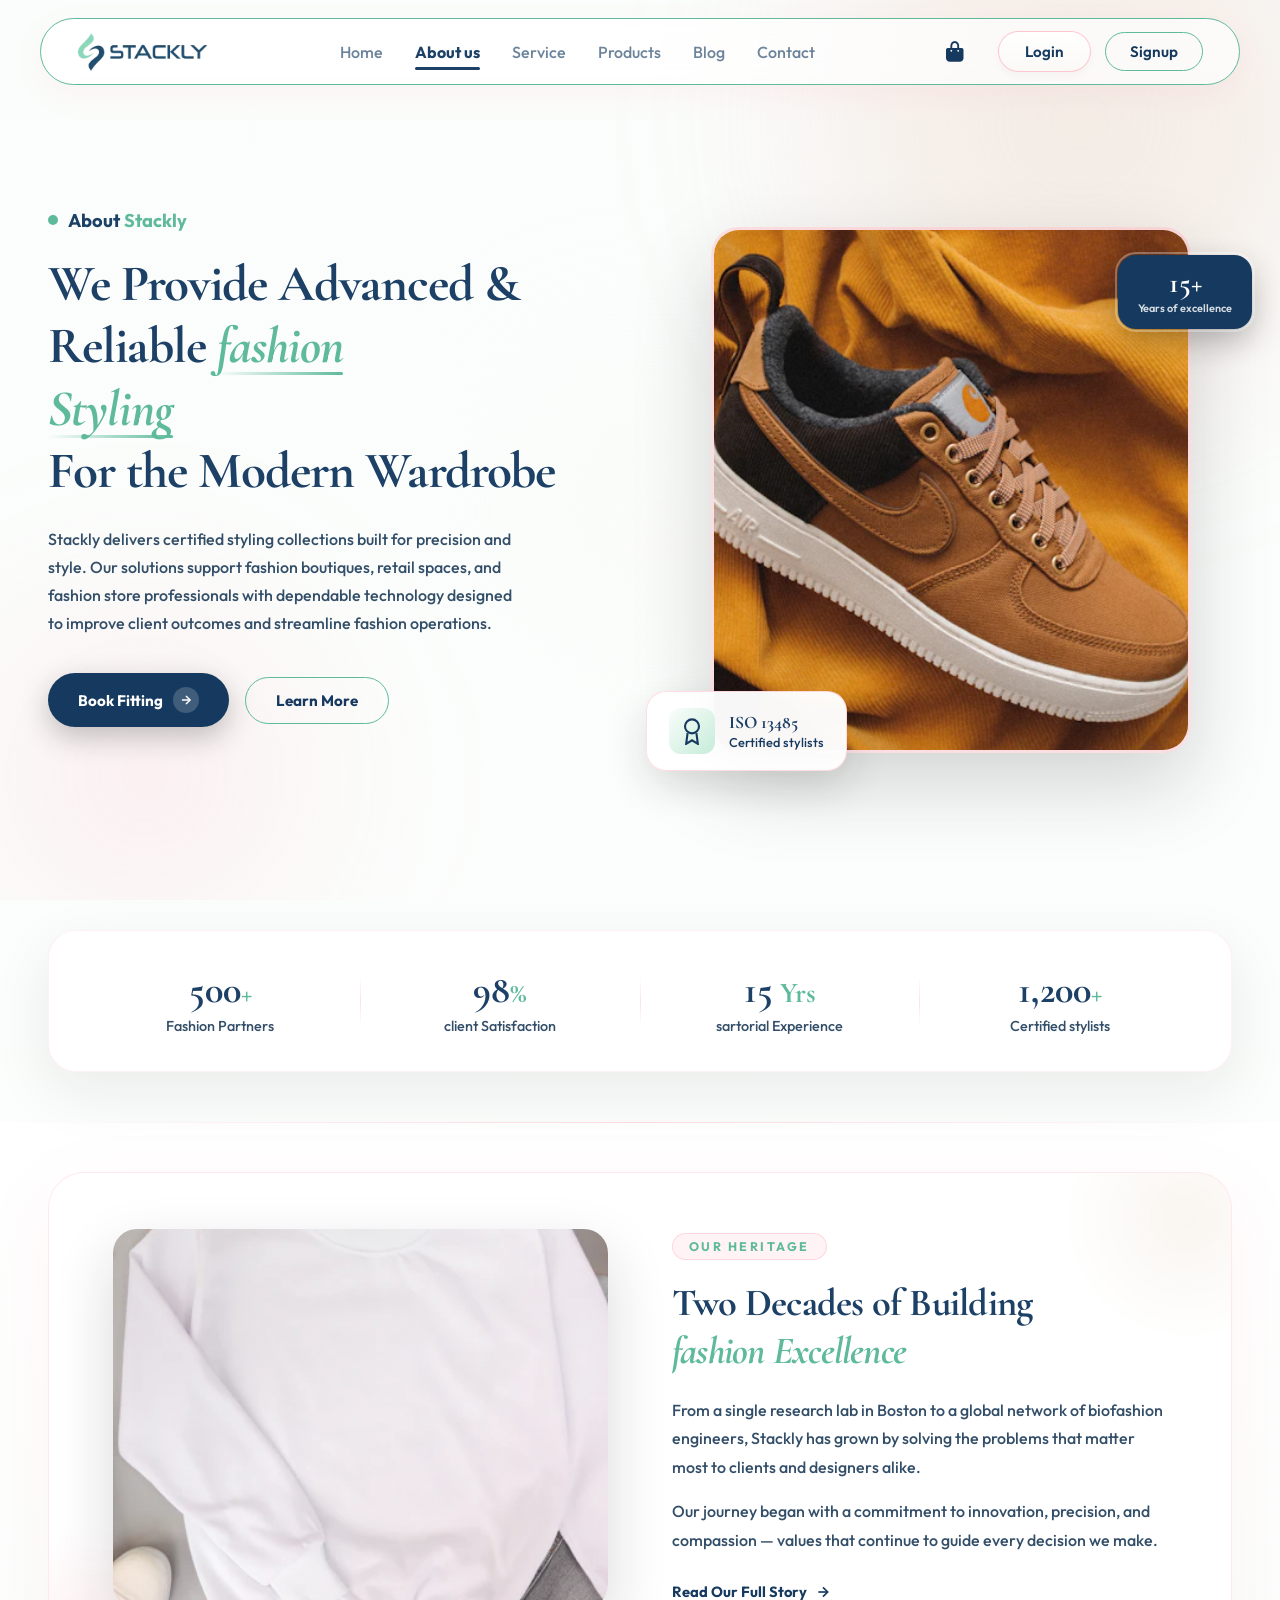
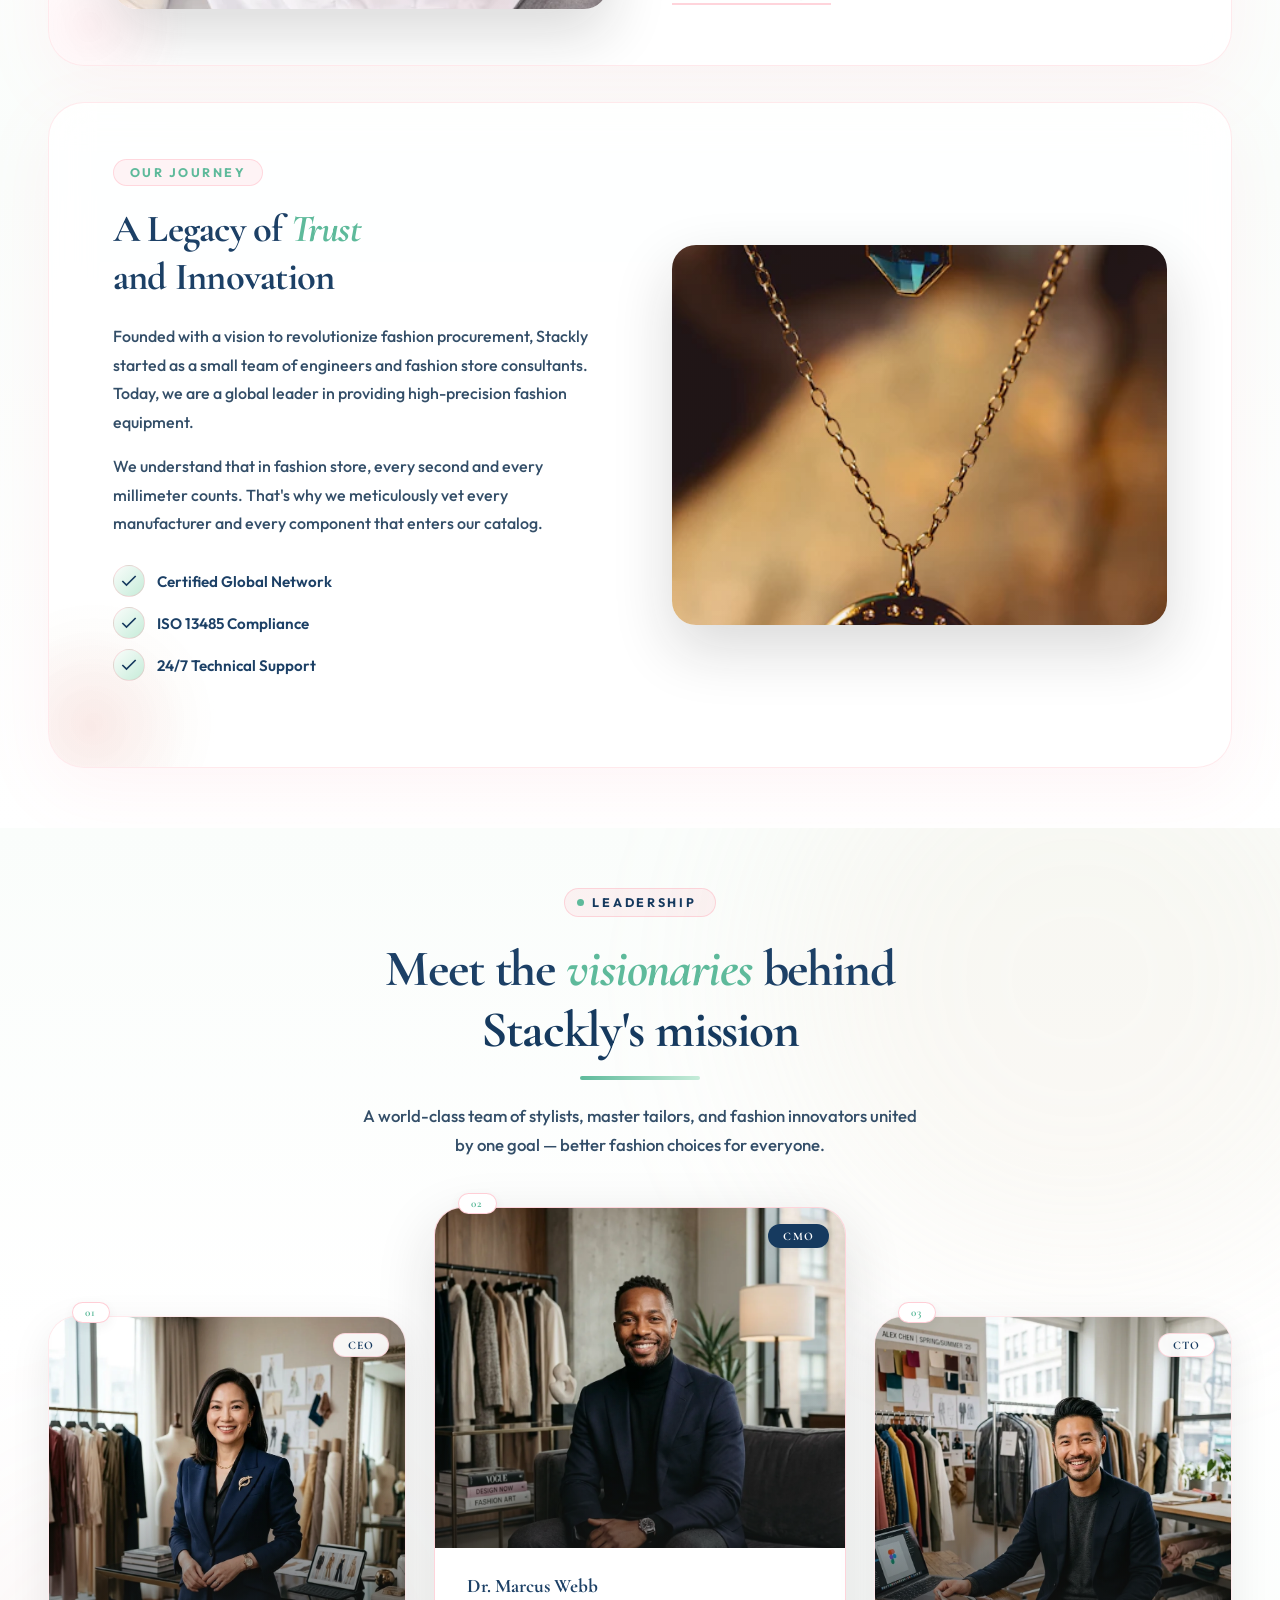
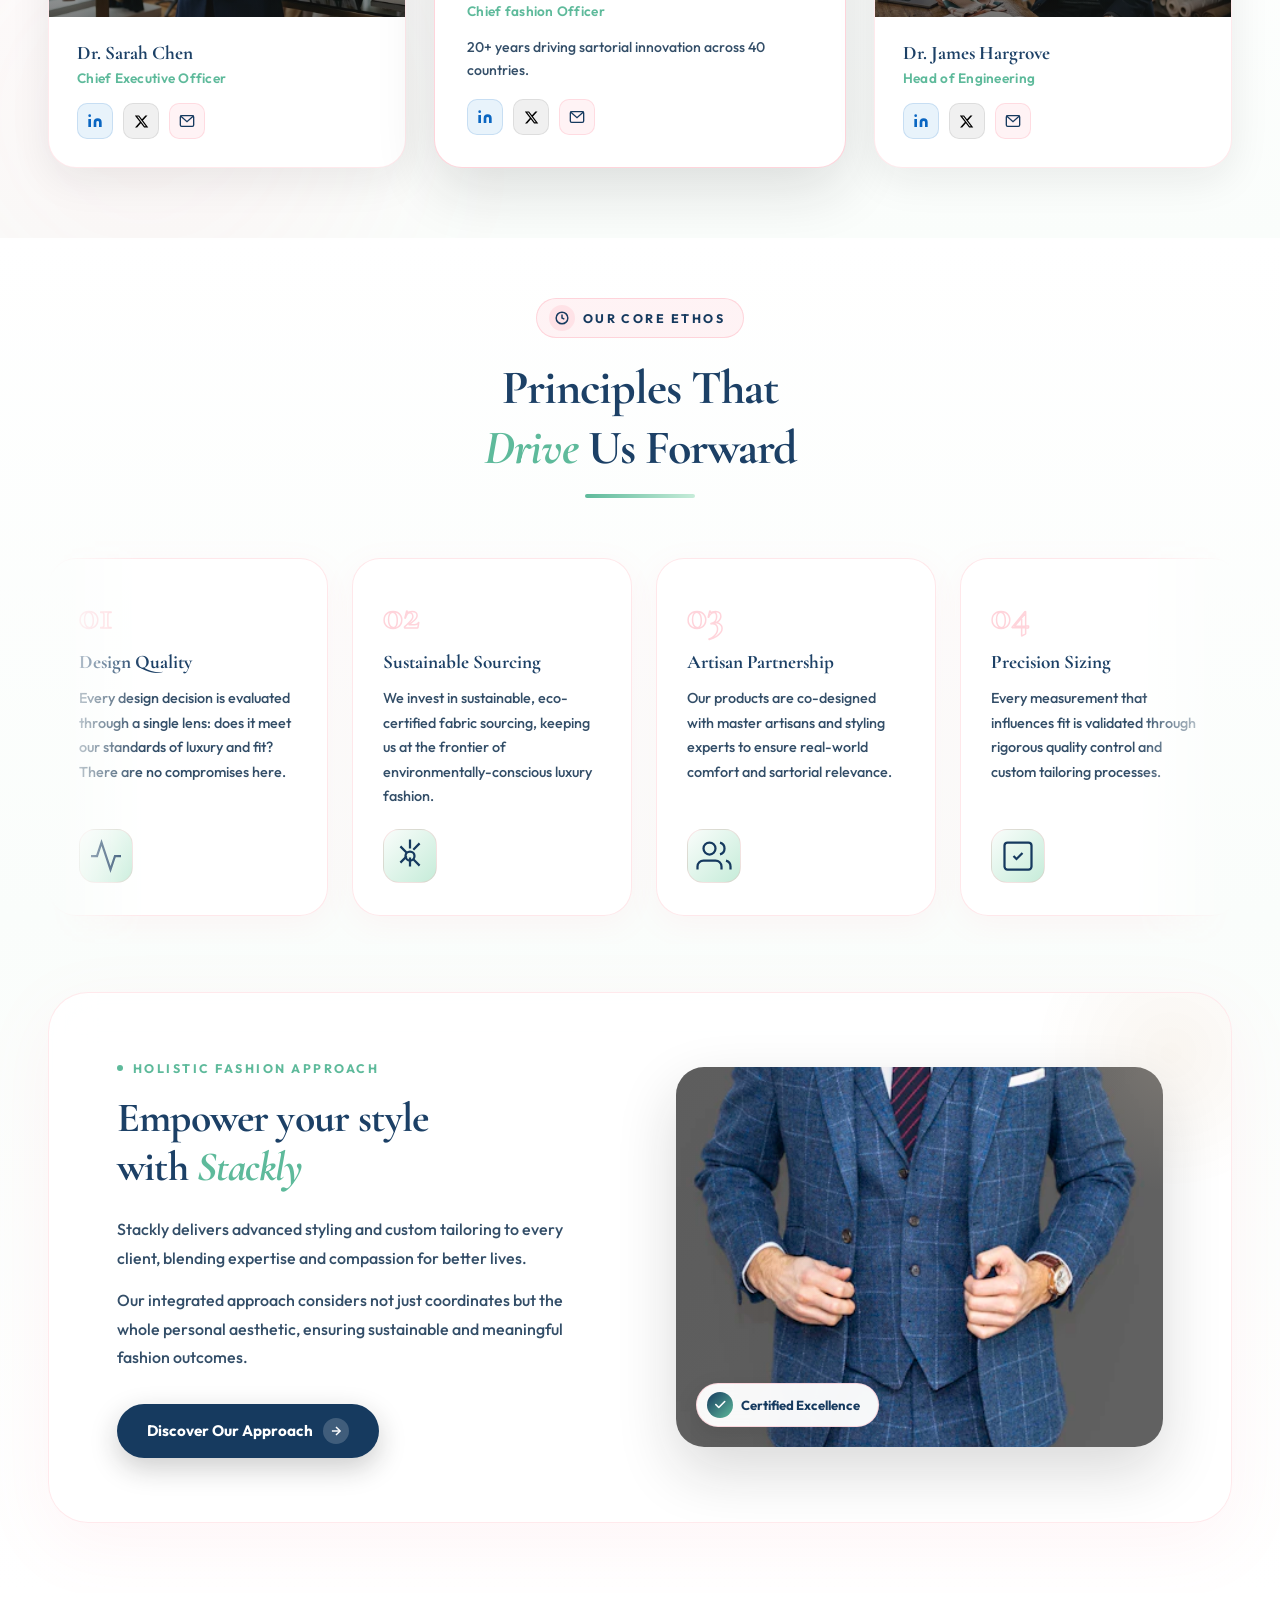
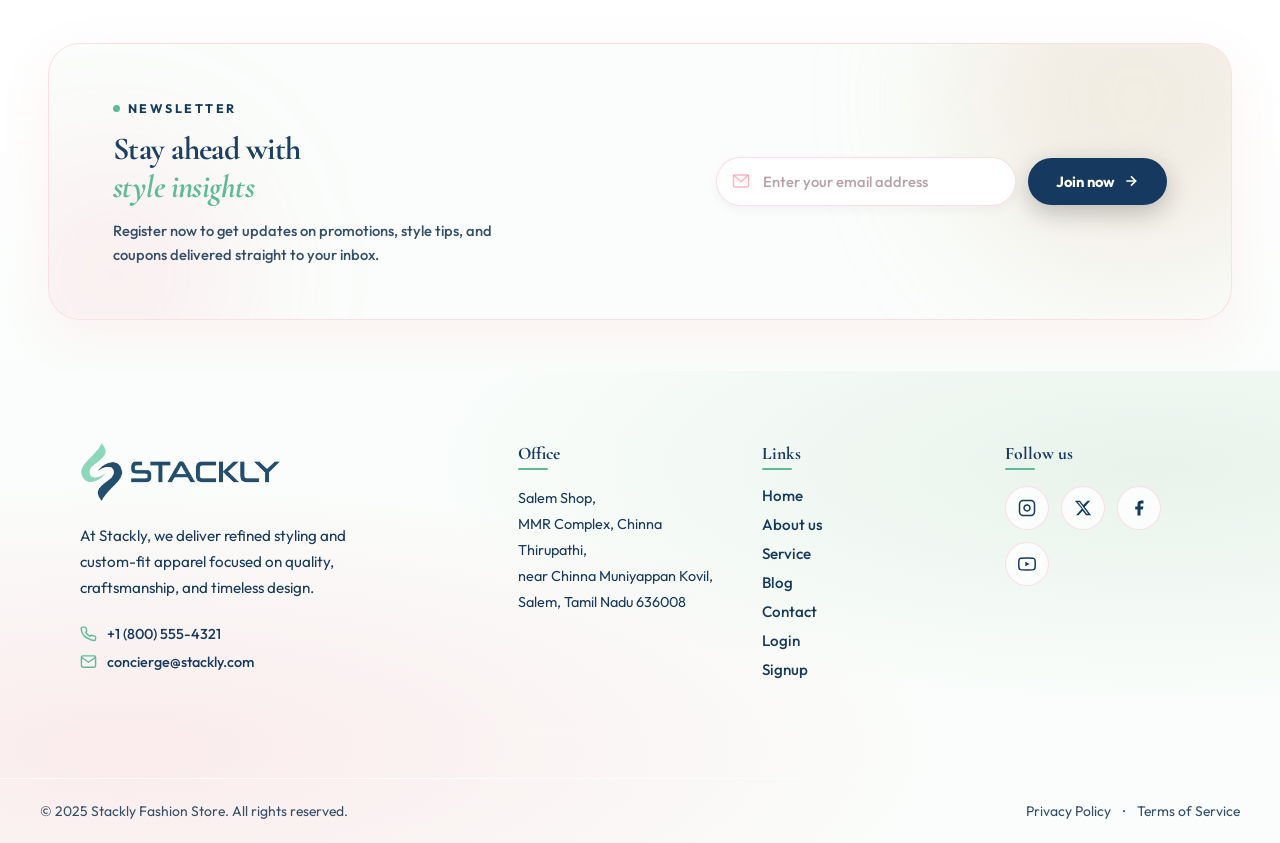
<file: about.html>
<!DOCTYPE html>
<html lang="en">
<head>
    <meta charset="UTF-8">
    <meta name="viewport" content="width=device-width, initial-scale=1.0">
    <title>About Us - STACKLY fashion store</title>
    <meta name="description" content="About Stackly — We provide advanced and reliable styling and custom tailoring solutions for the modern wardrobe.">
    <link rel="preconnect" href="https://fonts.googleapis.com">
    <link rel="preconnect" href="https://fonts.gstatic.com" crossorigin>
    <link href="https://fonts.googleapis.com/css2?family=Outfit:wght@300;400;500;600;700;800&family=Plus+Jakarta+Sans:wght@300;400;500;600;700;800&display=swap" rel="stylesheet">
    <link rel="stylesheet" href="https://cdnjs.cloudflare.com/ajax/libs/font-awesome/6.4.0/css/all.min.css">
    <link rel="stylesheet" href="css/style.css">
    <link rel="stylesheet" href="css/about.css">
    <link rel="stylesheet" href="css/loading.css">
</head>
<body class="about-page">

    <!-- Scroll Progress Bar -->
    <div class="scroll-progress-container">
        <div class="scroll-progress-bar" id="page-scroll-indicator"></div>
    </div>

    <!-- ===== NAVBAR (identical to index.html) ===== -->
    <div class="site-wrapper">

        <header class="navbar-wrapper" id="about-navbar">
            <div class="navbar-pill" id="navbar-pill-element">
                <a href="index.html" class="navbar-brand">
                    <img src="assets/home/stackly-logo.webp" alt="STACKLY Logo" class="brand-logo-img">
                </a>
                                <nav class="navbar-links" id="main-nav-links">
                    <a href="index.html" class="nav-item " id="nav-item-home">Home</a>
                    <a href="about.html" class="nav-item active" id="nav-item-about">About us</a>
                    <a href="service.html" class="nav-item " id="nav-item-services">Service</a>
                    <a href="products.html" class="nav-item " id="nav-item-products">Products</a>
                    <a href="blog.html" class="nav-item " id="nav-item-blog">Blog</a>
                    <a href="contact.html" class="nav-item " id="nav-item-contact">Contact</a>
                    <!-- Mobile Nav Actions -->
                    <div class="mobile-nav-actions">
                        <a href="cart.html" class="btn-mobile-cart" style="color: var(--primary-dark); font-weight: 600; margin-bottom: 10px; display: block; text-decoration: none;"><i class="fa-solid fa-bag-shopping"></i> Cart</a>
                        <a href="login.html" class="btn-login">Login</a>
                        <a href="signup.html" class="btn-signup">Signup</a>
                    </div>
                </nav>
                                <div class="navbar-actions">
                    <a href="cart.html" class="btn-cart-nav" id="btn-navbar-cart" aria-label="View Cart" style="position: relative; margin-right: 20px; color: var(--primary-dark); font-size: 1.25rem; display: inline-flex; align-items: center; text-decoration: none; transition: var(--transition-quick);">
                        <i class="fa-solid fa-bag-shopping"></i>
                        <span class="cart-badge" id="nav-cart-count" style="position: absolute; top: -8px; right: -10px; background-color: var(--primary); color: white; border-radius: 50%; width: 16px; height: 16px; display: none; align-items: center; justify-content: center; font-size: 0.65rem; font-weight: 700;">0</span>
                    </a>
                    <a href="login.html"  class="btn-login"  id="btn-navbar-login">Login</a>
                    <a href="signup.html" class="btn-signup" id="btn-navbar-signup">Signup</a>
                    <button class="menu-hamburger" id="nav-menu-hamburger"
                            aria-label="Toggle Navigation Menu" aria-expanded="false">
                        <span class="bar"></span>
                        <span class="bar"></span>
                        <span class="bar"></span>
                    </button>
                </div>
            </div>
        </header>

        <!-- ===== ABOUT HERO SECTION ===== -->
        <section class="about-hero" id="about-hero">

            <!-- Soft background gradient blobs -->
            <div class="about-hero-bg" aria-hidden="true">
                <div class="ah-blob ah-blob-1"></div>
                <div class="ah-blob ah-blob-2"></div>
                <div class="ah-blob ah-blob-3"></div>
            </div>

            <div class="about-hero-inner">

                <!-- LEFT: Text content -->
                <div class="about-hero-left">

                    <!-- Tagline -->
                    <div class="ah-tagline" id="ah-tagline">
                        <span class="ah-tagline-dot"></span>
                        <span>About <span class="ah-tagline-brand">Stackly</span></span>
                    </div>

                    <!-- Main heading — each line animates in separately -->
                    <h1 class="ah-heading" id="ah-heading">
                        <span class="ah-line ah-line-1">We Provide Advanced &amp;</span>
                        <span class="ah-line ah-line-2">Reliable <em class="ah-accent">fashion</em></span>
                        <span class="ah-line ah-line-3"><em class="ah-accent">Styling</em></span>
                        <span class="ah-line ah-line-4">For the Modern Wardrobe</span>
                    </h1>

                    <!-- Description -->
                    <p class="ah-desc" id="ah-desc">
                        Stackly delivers certified styling collections built for precision and
                        style. Our solutions support fashion boutiques, retail spaces, and fashion store
                        professionals with dependable technology designed to improve
                        client outcomes and streamline fashion operations.
                    </p>

                    <!-- CTA buttons -->
                    <div class="ah-btns" id="ah-btns">
                        <a href="404.html" class="ah-btn-primary">
                            Book Fitting
                            <span class="ah-btn-icon">
                                <svg width="14" height="14" viewBox="0 0 24 24" fill="none" stroke="currentColor" stroke-width="2.5"><line x1="5" y1="12" x2="19" y2="12"/><polyline points="12 5 19 12 12 19"/></svg>
                            </span>
                        </a>
                        <a href="404.html" class="ah-btn-outline">Learn More</a>
                    </div>

                </div>

                <!-- RIGHT: Hero image + floating badge -->
                <div class="about-hero-right" id="ah-right">

                    <!-- Main image -->
                    <div class="ah-img-wrap">
                        <img
                            src="assets/img_15.webp"
                            alt="Stackly designer in styling studio"
                            class="ah-main-img"
                            id="ah-main-img"
                        >
                        <!-- subtle desert sun ring overlay on hover -->
                        <div class="ah-img-ring" aria-hidden="true"></div>
                    </div>

                    <!-- Floating ISO badge (bottom-left of image) -->
                    <div class="ah-badge" id="ah-badge">
                        <span class="ah-badge-icon">
                            <svg width="28" height="28" viewBox="0 0 24 24" fill="none" stroke="currentColor" stroke-width="1.8">
                                <circle cx="12" cy="8" r="6"/>
                                <polyline points="8.21 13.89 7 23 12 20 17 23 15.79 13.88"/>
                            </svg>
                        </span>
                        <div>
                            <p class="ah-badge-title">ISO 13485</p>
                            <p class="ah-badge-sub">Certified stylists</p>
                        </div>
                    </div>

                    <!-- Floating stat chip (top-left of image) -->
                    <div class="ah-stat-chip" id="ah-stat-chip">
                        <span class="ah-stat-num">15+</span>
                        <span class="ah-stat-label">Years of excellence</span>
                    </div>

                </div>

            </div>
        </section>

        <!-- ===== STATS BAR ===== -->
        <section class="about-stats-bar" id="about-stats-bar">
            <div class="about-stats-inner">
                <div class="about-stat-item">
                    <span class="about-stat-num" data-target="500">0</span><span class="about-stat-suf">+</span>
                    <p>Fashion Partners</p>
                </div>
                <div class="about-stat-divider"></div>
                <div class="about-stat-item">
                    <span class="about-stat-num" data-target="98">0</span><span class="about-stat-suf">%</span>
                    <p>client Satisfaction</p>
                </div>
                <div class="about-stat-divider"></div>
                <div class="about-stat-item">
                    <span class="about-stat-num" data-target="15">0</span><span class="about-stat-suf"> Yrs</span>
                    <p>sartorial Experience</p>
                </div>
                <div class="about-stat-divider"></div>
                <div class="about-stat-item">
                    <span class="about-stat-num" data-target="1200">0</span><span class="about-stat-suf">+</span>
                    <p>Certified stylists</p>
                </div>
            </div>
        </section>

        <!-- ===== OUR STORY & JOURNEY SECTION ===== -->
        <section class="story-journey-section" id="story-journey-trigger">

            <!-- OUR STORY Card (image left, text right) -->
            <div class="sj-card story-card reveal-scroll-up">
                <div class="sj-card-inner">
                    <div class="sj-img-col">
                        <div class="sj-img-frame" data-tilt>
                            <img src="assets/img_42.webp" alt="stylist consulting client" class="sj-img">
                            <div class="sj-img-overlay"></div>
                        </div>
                    </div>
                    <div class="sj-text-col">
                        <span class="sj-eyebrow">Our Heritage</span>
                        <h2 class="sj-heading">
                            <span class="sj-heading-line">Two Decades of Building</span>
                            <span class="sj-heading-line"><em class="sj-accent">fashion Excellence</em></span>
                        </h2>
                        <p class="sj-desc">
                            From a single research lab in Boston to a global network of biofashion
                            engineers, Stackly has grown by solving the problems that matter most
                            to clients and designers alike.
                        </p>
                        <p class="sj-desc">
                            Our journey began with a commitment to innovation, precision, and
                            compassion — values that continue to guide every decision we make.
                        </p>
                        <a href="404.html" class="sj-link">
                            Read Our Full Story
                            <svg width="16" height="16" viewBox="0 0 24 24" fill="none" stroke="currentColor" stroke-width="2.5"><line x1="5" y1="12" x2="19" y2="12"/><polyline points="12 5 19 12 12 19"/></svg>
                        </a>
                    </div>
                </div>
            </div>

            <!-- OUR JOURNEY Card (text left, image right) -->
            <div class="sj-card journey-card reveal-scroll-up">
                <div class="sj-card-inner">
                    <div class="sj-text-col">
                        <span class="sj-eyebrow">Our Journey</span>
                        <h2 class="sj-heading">
                            <span class="sj-heading-line">A Legacy of <em class="sj-accent">Trust</em></span>
                            <span class="sj-heading-line">and Innovation</span>
                        </h2>
                        <p class="sj-desc">
                            Founded with a vision to revolutionize fashion procurement, Stackly
                            started as a small team of engineers and fashion store consultants.
                            Today, we are a global leader in providing high-precision fashion equipment.
                        </p>
                        <p class="sj-desc">
                            We understand that in fashion store, every second and every millimeter counts.
                            That's why we meticulously vet every manufacturer and every component
                            that enters our catalog.
                        </p>
                        <div class="sj-features">
                            <div class="sj-feature-item">
                                <span class="sj-feature-icon">
                                    <svg width="20" height="20" viewBox="0 0 24 24" fill="none" stroke="currentColor" stroke-width="2"><polyline points="20 6 9 17 4 12"/></svg>
                                </span>
                                <span>Certified Global Network</span>
                            </div>
                            <div class="sj-feature-item">
                                <span class="sj-feature-icon">
                                    <svg width="20" height="20" viewBox="0 0 24 24" fill="none" stroke="currentColor" stroke-width="2"><polyline points="20 6 9 17 4 12"/></svg>
                                </span>
                                <span>ISO 13485 Compliance</span>
                            </div>
                            <div class="sj-feature-item">
                                <span class="sj-feature-icon">
                                    <svg width="20" height="20" viewBox="0 0 24 24" fill="none" stroke="currentColor" stroke-width="2"><polyline points="20 6 9 17 4 12"/></svg>
                                </span>
                                <span>24/7 Technical Support</span>
                            </div>
                        </div>
                    </div>
                    <div class="sj-img-col">
                        <div class="sj-img-frame" data-tilt>
                            <img src="assets/img_43.webp" alt="fashion team collaboration" class="sj-img">
                            <div class="sj-img-overlay"></div>
                        </div>
                    </div>
                </div>
            </div>

        </section>

        <!-- ===== LEADERSHIP SECTION ===== -->
        <section class="leadership-section" id="leadership-trigger">

            <!-- Background decoration -->
            <div class="ls-bg-decoration" aria-hidden="true">
                <div class="ls-bg-circle ls-bg-circle-1"></div>
                <div class="ls-bg-circle ls-bg-circle-2"></div>
            </div>

            <div class="ls-inner">

                <!-- Section Header -->
                <div class="ls-header reveal-scroll-up">
                    <span class="ls-eyebrow">
                        <span class="ls-eyebrow-dot"></span>
                        Leadership
                    </span>
                    <h2 class="ls-heading">
                        Meet the <em class="ls-heading-accent">visionaries</em> behind<br>
                        <span class="ls-heading-sub">Stackly's mission</span>
                    </h2>
                    <div class="ls-heading-bar"></div>
                    <p class="ls-subtext">
                        A world-class team of stylists, master tailors, and fashion innovators
                        united by one goal — better fashion choices for everyone.
                    </p>
                </div>

                <!-- Cards Grid -->
                <div class="ls-cards-grid">

                    <!-- Card 1 -->
                    <div class="ls-card reveal-scroll-up" style="--ls-delay:0.1s">
                        <div class="ls-card-inner">
                            <!-- Front face -->
                            <div class="ls-card-front">
                                <div class="ls-card-img-wrap">
                                    <img src="assets/about/sarah_chen.webp"
                                         alt="Dr. Sarah Chen" class="ls-card-img">
                                    <div class="ls-card-img-overlay"></div>
                                    <div class="ls-card-img-badge">CEO</div>
                                </div>
                                <div class="ls-card-body">
                                    <h3 class="ls-card-name">Dr. Sarah Chen</h3>
                                    <p class="ls-card-role">Chief Executive Officer</p>
                                    <div class="ls-card-socials">
                                        <a href="404.html" class="ls-social-btn ls-social-linkedin" aria-label="LinkedIn">
                                            <svg width="16" height="16" viewBox="0 0 24 24" fill="currentColor"><path d="M16 8a6 6 0 0 1 6 6v7h-4v-7a2 2 0 0 0-2-2 2 2 0 0 0-2 2v7h-4v-7a6 6 0 0 1 6-6z"/><rect x="2" y="9" width="4" height="12"/><circle cx="4" cy="4" r="2"/></svg>
                                        </a>
                                        <a href="404.html" class="ls-social-btn ls-social-x" aria-label="X / Twitter">
                                            <svg width="15" height="15" viewBox="0 0 24 24" fill="currentColor"><path d="M18.244 2.25h3.308l-7.227 8.26 8.502 11.24H16.17l-5.214-6.817L4.99 21.75H1.68l7.73-8.835L1.254 2.25H8.08l4.713 6.231zm-1.161 17.52h1.833L7.084 4.126H5.117z"/></svg>
                                        </a>
                                        <a href="404.html" class="ls-social-btn ls-social-mail" aria-label="Email">
                                            <svg width="16" height="16" viewBox="0 0 24 24" fill="none" stroke="currentColor" stroke-width="2"><rect x="2" y="4" width="20" height="16" rx="2"/><polyline points="2,4 12,13 22,4"/></svg>
                                        </a>
                                    </div>
                                </div>
                                <!-- Hover glow -->
                                <div class="ls-card-glow" aria-hidden="true"></div>
                            </div>
                        </div>
                        <!-- Floating number tag -->
                        <div class="ls-card-number">01</div>
                    </div>

                    <!-- Card 2 — featured / center (larger) -->
                    <div class="ls-card ls-card-featured reveal-scroll-up" style="--ls-delay:0.25s">
                        <div class="ls-card-inner">
                            <div class="ls-card-front">
                                <div class="ls-card-img-wrap">
                                    <img src="assets/about/marcus_webb.webp"
                                         alt="Dr. Marcus Webb" class="ls-card-img">
                                    <div class="ls-card-img-overlay"></div>
                                    <div class="ls-card-img-badge ls-badge-featured">CMO</div>
                                </div>
                                <div class="ls-card-body">
                                    <h3 class="ls-card-name">Dr. Marcus Webb</h3>
                                    <p class="ls-card-role">Chief fashion Officer</p>
                                    <p class="ls-card-bio">
                                        20+ years driving sartorial innovation across 40 countries.
                                    </p>
                                    <div class="ls-card-socials">
                                        <a href="404.html" class="ls-social-btn ls-social-linkedin" aria-label="LinkedIn">
                                            <svg width="16" height="16" viewBox="0 0 24 24" fill="currentColor"><path d="M16 8a6 6 0 0 1 6 6v7h-4v-7a2 2 0 0 0-2-2 2 2 0 0 0-2 2v7h-4v-7a6 6 0 0 1 6-6zM2 9h4v12H2z"/><circle cx="4" cy="4" r="2"/></svg>
                                        </a>
                                        <a href="404.html" class="ls-social-btn ls-social-x" aria-label="X / Twitter">
                                            <svg width="15" height="15" viewBox="0 0 24 24" fill="currentColor"><path d="M18.244 2.25h3.308l-7.227 8.26 8.502 11.24H16.17l-5.214-6.817L4.99 21.75H1.68l7.73-8.835L1.254 2.25H8.08l4.713 6.231zm-1.161 17.52h1.833L7.084 4.126H5.117z"/></svg>
                                        </a>
                                        <a href="404.html" class="ls-social-btn ls-social-mail" aria-label="Email">
                                            <svg width="16" height="16" viewBox="0 0 24 24" fill="none" stroke="currentColor" stroke-width="2"><rect x="2" y="4" width="20" height="16" rx="2"/><polyline points="2,4 12,13 22,4"/></svg>
                                        </a>
                                    </div>
                                </div>
                                <div class="ls-card-glow" aria-hidden="true"></div>
                            </div>
                        </div>
                        <div class="ls-card-number">02</div>
                    </div>

                    <!-- Card 3 -->
                    <div class="ls-card reveal-scroll-up" style="--ls-delay:0.4s">
                        <div class="ls-card-inner">
                            <div class="ls-card-front">
                                <div class="ls-card-img-wrap">
                                    <img src="assets/about/james_hargrove.webp"
                                         alt="Dr. James Hargrove" class="ls-card-img">
                                    <div class="ls-card-img-overlay"></div>
                                    <div class="ls-card-img-badge">CTO</div>
                                </div>
                                <div class="ls-card-body">
                                    <h3 class="ls-card-name">Dr. James Hargrove</h3>
                                    <p class="ls-card-role">Head of Engineering</p>
                                    <div class="ls-card-socials">
                                        <a href="404.html" class="ls-social-btn ls-social-linkedin" aria-label="LinkedIn">
                                            <svg width="16" height="16" viewBox="0 0 24 24" fill="currentColor"><path d="M16 8a6 6 0 0 1 6 6v7h-4v-7a2 2 0 0 0-2-2 2 2 0 0 0-2 2v7h-4v-7a6 6 0 0 1 6-6zM2 9h4v12H2z"/><circle cx="4" cy="4" r="2"/></svg>
                                        </a>
                                        <a href="404.html" class="ls-social-btn ls-social-x" aria-label="X / Twitter">
                                            <svg width="15" height="15" viewBox="0 0 24 24" fill="currentColor"><path d="M18.244 2.25h3.308l-7.227 8.26 8.502 11.24H16.17l-5.214-6.817L4.99 21.75H1.68l7.73-8.835L1.254 2.25H8.08l4.713 6.231zm-1.161 17.52h1.833L7.084 4.126H5.117z"/></svg>
                                        </a>
                                        <a href="404.html" class="ls-social-btn ls-social-mail" aria-label="Email">
                                            <svg width="16" height="16" viewBox="0 0 24 24" fill="none" stroke="currentColor" stroke-width="2"><rect x="2" y="4" width="20" height="16" rx="2"/><polyline points="2,4 12,13 22,4"/></svg>
                                        </a>
                                    </div>
                                </div>
                                <div class="ls-card-glow" aria-hidden="true"></div>
                            </div>
                        </div>
                        <div class="ls-card-number">03</div>
                    </div>

                </div><!-- end .ls-cards-grid -->

            </div><!-- end .ls-inner -->
        </section>

        

    </div><!-- end .site-wrapper -->

    

        <!-- ===== CORE VALUES & HOLISTIC CARE SECTION ===== -->
        <section class="values-holistic-section" id="values-holistic-trigger">

            <div class="vh-inner">

                <!-- PART 1: Core Values Header + Scrolling Cards -->
                <div class="vh-values-block" id="vh-values-block">

                    <!-- Header -->
                    <div class="vh-values-header reveal-scroll-up">
                        <span class="vh-eyebrow">
                            <span class="vh-eyebrow-icon">
                                <svg width="14" height="14" viewBox="0 0 24 24" fill="none" stroke="currentColor" stroke-width="2.5"><circle cx="12" cy="12" r="10"/><polyline points="12 6 12 12 16 14"/></svg>
                            </span>
                            Our Core Ethos
                        </span>
                        <h2 class="vh-heading">
                            <span class="vh-heading-line">Principles That</span>
                            <span class="vh-heading-line"><em class="vh-accent">Drive</em> Us Forward</span>
                        </h2>
                        <div class="vh-heading-underline"></div>
                    </div>

                    <!-- Horizontally scrolling value cards -->
                    <div class="vh-values-track-wrapper" id="vh-track-wrapper">
                        <div class="vh-values-track" id="vh-values-track">

                            <!-- Card 1 -->
                            <div class="vh-value-card">
                                <span class="vh-card-number">01</span>
                                <h3 class="vh-card-title">Design Quality</h3>
                                <p class="vh-card-desc">
                                    Every design decision is evaluated through a single lens: does it meet our standards of luxury and fit? There are no compromises here.
                                </p>
                                <div class="vh-card-icon">
                                    <svg width="36" height="36" viewBox="0 0 24 24" fill="none" stroke="currentColor" stroke-width="1.5"><path d="M22 12h-4l-3 9L9 3l-3 9H2"/></svg>
                                </div>
                            </div>

                            <!-- Card 2 -->
                            <div class="vh-value-card">
                                <span class="vh-card-number">02</span>
                                <h3 class="vh-card-title">Sustainable Sourcing</h3>
                                <p class="vh-card-desc">
                                    We invest in sustainable, eco-certified fabric sourcing, keeping us at the frontier of environmentally-conscious luxury fashion.
                                </p>
                                <div class="vh-card-icon">
                                    <svg width="36" height="36" viewBox="0 0 24 24" fill="none" stroke="currentColor" stroke-width="1.5"><circle cx="12" cy="12" r="3"/><path d="M12 1v6m0 6v6M5.6 5.6l4.2 4.2m4.4 4.4l4.2 4.2m0-14.8l-4.2 4.2m-4.4 4.4l-4.2 4.2"/></svg>
                                </div>
                            </div>

                            <!-- Card 3 -->
                            <div class="vh-value-card">
                                <span class="vh-card-number">03</span>
                                <h3 class="vh-card-title">Artisan Partnership</h3>
                                <p class="vh-card-desc">
                                    Our products are co-designed with master artisans and styling experts to ensure real-world comfort and sartorial relevance.
                                </p>
                                <div class="vh-card-icon">
                                    <svg width="36" height="36" viewBox="0 0 24 24" fill="none" stroke="currentColor" stroke-width="1.5"><path d="M17 21v-2a4 4 0 0 0-4-4H5a4 4 0 0 0-4 4v2"/><circle cx="9" cy="7" r="4"/><path d="M23 21v-2a4 4 0 0 0-3-3.87m-4-12a4 4 0 0 1 0 7.75"/></svg>
                                </div>
                            </div>

                            <!-- Card 4 -->
                            <div class="vh-value-card">
                                <span class="vh-card-number">04</span>
                                <h3 class="vh-card-title">Precision Sizing</h3>
                                <p class="vh-card-desc">
                                    Every measurement that influences fit is validated through rigorous quality control and custom tailoring processes.
                                </p>
                                <div class="vh-card-icon">
                                    <svg width="36" height="36" viewBox="0 0 24 24" fill="none" stroke="currentColor" stroke-width="1.5"><rect x="3" y="3" width="18" height="18" rx="2"/><path d="M9 12l2 2 4-4"/></svg>
                                </div>
                            </div>

                            <!-- Card 5 -->
                            <div class="vh-value-card">
                                <span class="vh-card-number">05</span>
                                <h3 class="vh-card-title">Timeless Elegance</h3>
                                <p class="vh-card-desc">
                                    Timeless elegance shouldn't be out of reach. We work to make premium quality clothing accessible with transparent luxury pricing.
                                </p>
                                <div class="vh-card-icon">
                                    <svg width="36" height="36" viewBox="0 0 24 24" fill="none" stroke="currentColor" stroke-width="1.5"><circle cx="12" cy="12" r="10"/><line x1="2" y1="12" x2="22" y2="12"/><path d="M12 2a15.3 15.3 0 0 1 4 10 15.3 15.3 0 0 1-4 10 15.3 15.3 0 0 1-4-10 15.3 15.3 0 0 1 4-10z"/></svg>
                                </div>
                            </div>

                        </div>
                    </div>

                </div>

                <!-- PART 2: Holistic Care (text left, image right) -->
                <div class="vh-holistic-block reveal-scroll-up" id="vh-holistic-block">
                    <div class="vh-holistic-inner">

                        <!-- Text column -->
                        <div class="vh-holistic-text">
                            <span class="vh-hol-eyebrow">Holistic fashion Approach</span>
                            <h2 class="vh-hol-heading">
                                Empower your style<br>
                                with <em class="vh-hol-accent">Stackly</em>
                            </h2>
                            <p class="vh-hol-desc">
                                Stackly delivers advanced styling and custom tailoring to every client,
                                blending expertise and compassion for better lives.
                            </p>
                            <p class="vh-hol-desc">
                                Our integrated approach considers not just coordinates but the whole personal aesthetic,
                                ensuring sustainable and meaningful fashion outcomes.
                            </p>
                            <a href="404.html" class="vh-hol-btn">
                                Discover Our Approach
                                <span class="vh-hol-btn-icon">
                                    <svg width="14" height="14" viewBox="0 0 24 24" fill="none" stroke="currentColor" stroke-width="2.5"><line x1="5" y1="12" x2="19" y2="12"/><polyline points="12 5 19 12 12 19"/></svg>
                                </span>
                            </a>
                        </div>

                        <!-- Image column with rounded frame -->
                        <div class="vh-holistic-img">
                            <div class="vh-holistic-img-frame">
                                <img src="assets/img_10.webp"
                                     alt="designer consulting client"
                                     class="vh-holistic-img-inner">
                                <div class="vh-holistic-img-overlay"></div>
                                <!-- Floating badge -->
                                <div class="vh-img-badge">
                                    <span class="vh-badge-icon"><i class="fa-solid fa-check"></i></span>
                                    <span>Certified Excellence</span>
                                </div>
                            </div>
                        </div>

                    </div>
                </div>

            </div><!-- end .vh-inner -->
        </section>

    </div><!-- end .site-wrapper -->

    <!-- ===== NEWSLETTER SECTION ===== -->
    <section class="about-newsletter-section" id="about-newsletter">
        <div class="anl-inner reveal-scroll-up">

            <!-- Decorative blobs -->
            <div class="anl-blob anl-blob-1" aria-hidden="true"></div>
            <div class="anl-blob anl-blob-2" aria-hidden="true"></div>

            <!-- Left: text -->
            <div class="anl-text">
                <span class="anl-eyebrow">
                    <span class="anl-eyebrow-dot"></span>
                    Newsletter
                </span>
                <h2 class="anl-heading">
                    Stay ahead with<br><em class="anl-accent">style insights</em>
                </h2>
                <p class="anl-desc">Register now to get updates on promotions, style tips, and coupons delivered straight to your inbox.</p>
            </div>

            <!-- Right: form -->
            <form class="anl-form" id="anl-form" action="404.html">
                <div class="anl-input-wrap">
                    <svg class="anl-input-icon" width="18" height="18" viewBox="0 0 24 24" fill="none" stroke="currentColor" stroke-width="2"><rect x="2" y="4" width="20" height="16" rx="2"/><polyline points="2,4 12,13 22,4"/></svg>
                    <input type="email" class="anl-input" placeholder="Enter your email address" required aria-label="Email address">
                </div>
                <button type="submit" class="anl-btn">
                    Join now
                    <svg width="16" height="16" viewBox="0 0 24 24" fill="none" stroke="currentColor" stroke-width="2.5"><line x1="5" y1="12" x2="19" y2="12"/><polyline points="12 5 19 12 12 19"/></svg>
                </button>
            </form>

            <!-- Success message (hidden until submit) -->
            <div class="anl-success" id="anl-success">
                <span class="anl-success-icon"><i class="fa-solid fa-check"></i></span>
                <span>You're subscribed! Welcome to Stackly.</span>
            </div>

        </div>
    </section>

    <!-- ===== FOOTER (identical to index.html) ===== -->
    <footer class="site-footer" id="site-footer">
        <div class="footer-bg-anim"></div>
        <div class="footer-inner">

            <!-- Col 1: Brand -->
            <div class="footer-col footer-brand-col">
                <a href="index.html" class="footer-logo-link">
                    <img src="assets/home/stackly-logo.webp" alt="Stackly Logo" class="footer-logo">
                </a>
                <p class="footer-tagline">At Stackly, we deliver refined styling and custom-fit apparel focused on quality, craftsmanship, and timeless design.</p>
                <div class="footer-contact-details">
                    <a href="tel:+18005551234" class="footer-contact-item">
                        <svg viewBox="0 0 24 24" fill="none" stroke="currentColor" stroke-width="2"><path d="M22 16.92v3a2 2 0 0 1-2.18 2 19.79 19.79 0 0 1-8.63-3.07A19.5 19.5 0 0 1 4.69 14a19.79 19.79 0 0 1-3.07-8.67A2 2 0 0 1 3.62 3h3a2 2 0 0 1 2 1.72c.127.96.361 1.903.7 2.81a2 2 0 0 1-.45 2.11L7.91 10.09a16 16 0 0 0 6 6l.91-.91a2 2 0 0 1 2.11-.45c.907.339 1.85.573 2.81.7A2 2 0 0 1 22 17.92z"/></svg>
                        +1 (800) 555-4321
                    </a>
                    <a href="mailto:concierge@stackly.com" class="footer-contact-item">
                        <svg viewBox="0 0 24 24" fill="none" stroke="currentColor" stroke-width="2"><path d="M4 4h16c1.1 0 2 .9 2 2v12c0 1.1-.9 2-2 2H4c-1.1 0-2-.9-2-2V6c0-1.1.9-2 2-2z"/><polyline points="22,6 12,13 2,6"/></svg>
                        concierge@stackly.com
                    </a>
                </div>
            </div>

            <!-- Col 2: Office -->
                        <div class="footer-col footer-office-col">
                <h4 class="footer-col-title">Office</h4>
                <address class="footer-address">
                    Salem Shop,<br>
                    MMR Complex, Chinna Thirupathi,<br>
                    near Chinna Muniyappan Kovil,<br>
                    Salem, Tamil Nadu 636008
                </address>
                 <!-- Embedded Google Map -->
                <div class="footer-map" style="margin-top: 12px; border-radius: 8px; overflow: hidden; height: 100px; border: 1px solid rgba(255,255,255,0.1);">
                    <iframe src="https://maps.google.com/maps?q=MMR%20Complex,%20Chinna%20Thirupathi,%20near%20Chinna%20Muniyappan%20Kovil,%20Salem,%20Tamil%20Nadu%20636008&t=&z=14&ie=UTF8&iwloc=&output=embed" width="100%" height="100%" style="border:0;" allowfullscreen="" loading="lazy"></iframe>
                </div>
            </div>

            <!-- Col 3: Links -->
            <div class="footer-col footer-links-col">
                <h4 class="footer-col-title">Links</h4>
                <nav class="footer-nav">
                    <a href="index.html" class="footer-nav-link">Home</a>
                    <a href="about.html" class="footer-nav-link">About us</a>
                    <a href="service.html" class="footer-nav-link">Service</a>
                    <a href="blog.html" class="footer-nav-link">Blog</a>
                    <a href="contact.html" class="footer-nav-link">Contact</a>
                    <a href="login.html" class="footer-nav-link">Login</a>
                    <a href="signup.html" class="footer-nav-link">Signup</a>
                </nav>
            </div>

            <!-- Col 4: Follow Us -->
            <div class="footer-col footer-social-col">
                <h4 class="footer-col-title">Follow us</h4>
                <div class="footer-social-icons">
                    <a href="404.html" class="footer-social-btn" aria-label="Instagram">
                        <svg viewBox="0 0 24 24" fill="none" stroke="currentColor" stroke-width="2"><rect x="2" y="2" width="20" height="20" rx="5" ry="5"/><path d="M16 11.37A4 4 0 1 1 12.63 8 4 4 0 0 1 16 11.37z"/><line x1="17.5" y1="6.5" x2="17.51" y2="6.5"/></svg>
                    </a>
                    <a href="404.html" class="footer-social-btn" aria-label="X (Twitter)">
                        <svg viewBox="0 0 24 24" fill="currentColor"><path d="M18.244 2.25h3.308l-7.227 8.26 8.502 11.24H16.17l-4.714-6.231-5.401 6.231H2.748l7.73-8.835L1.254 2.25H8.08l4.253 5.622zm-1.161 17.52h1.833L7.084 4.126H5.117z"/></svg>
                    </a>
                    <a href="404.html" class="footer-social-btn" aria-label="Facebook">
                        <svg viewBox="0 0 24 24" fill="currentColor"><path d="M18 2h-3a5 5 0 0 0-5 5v3H7v4h3v8h4v-8h3l1-4h-4V7a1 1 0 0 1 1-1h3z"/></svg>
                    </a>
                    <a href="404.html" class="footer-social-btn" aria-label="YouTube">
                        <svg viewBox="0 0 24 24" fill="none" stroke="currentColor" stroke-width="2"><path d="M22.54 6.42a2.78 2.78 0 0 0-1.95-1.95C18.88 4 12 4 12 4s-6.88 0-8.59.46a2.78 2.78 0 0 0-1.95 1.96C1 8.12 1 12 1 12s0 3.88.46 5.58a2.78 2.78 0 0 0 1.95 1.95C5.12 20 12 20 12 20s6.88 0 8.59-.47a2.78 2.78 0 0 0 1.95-1.95C23 15.88 23 12 23 12s0-3.88-.46-5.58z"/><polygon fill="currentColor" stroke="none" points="9.75 15.02 15.5 12 9.75 8.98 9.75 15.02"/></svg>
                    </a>
                </div>
            </div>

        </div>

        <div class="footer-bottom">
            <p class="footer-copy">&copy; 2025 Stackly Fashion Store. All rights reserved.</p>
            <div class="footer-bottom-links">
                <a href="#">Privacy Policy</a>
                <span>·</span>
                <a href="#">Terms of Service</a>
            </div>
        </div>
    </footer>

    <script src="js/about.js"></script>
    <script src="js/cart-helper.js"></script>
</file>
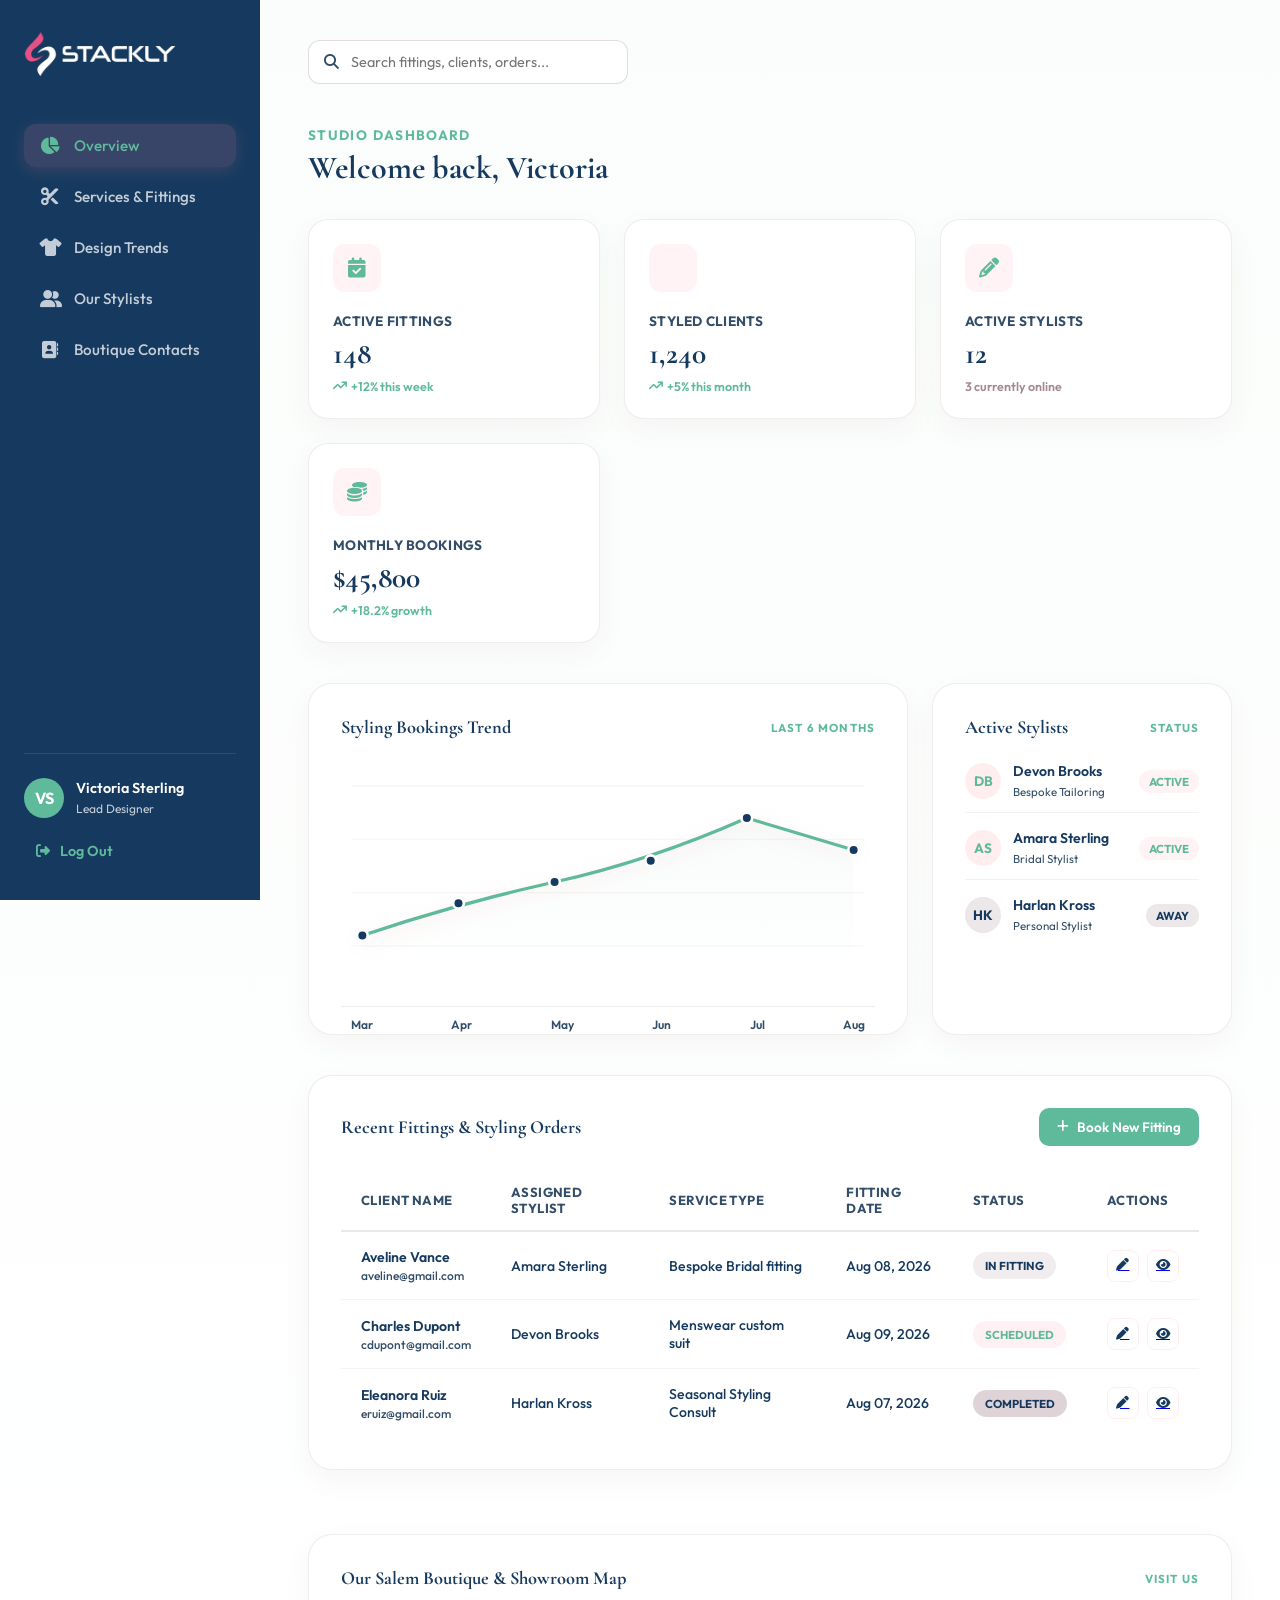
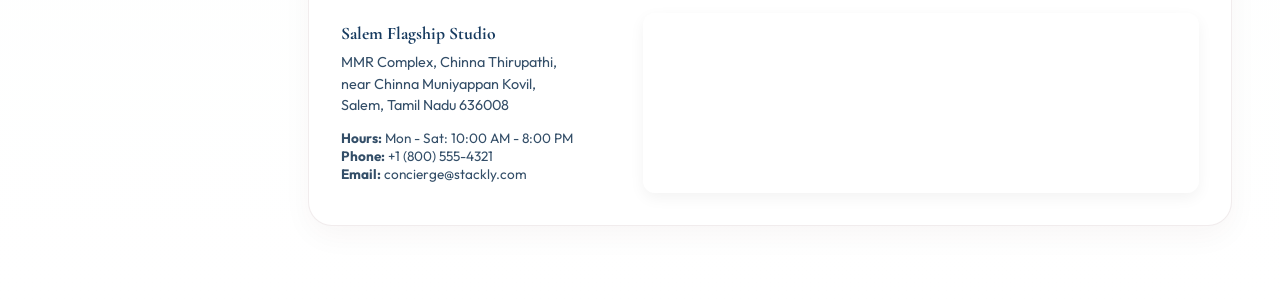
<file: admindashboard.html>
<!DOCTYPE html>
<html lang="en">
<head>
    <meta charset="UTF-8">
    <meta name="viewport" content="width=device-width, initial-scale=1.0">
    <title>Admin Dashboard - STACKLY Fashion Studio</title>
    <meta name="description" content="Manage appointments, fittings, styles, and customization details on the STACKLY Fashion Studio dashboard.">
    <!-- Google Fonts: Plus Jakarta Sans & Outfit -->
    <link rel="preconnect" href="https://fonts.googleapis.com">
    <link rel="preconnect" href="https://fonts.gstatic.com" crossorigin>
    <link href="https://fonts.googleapis.com/css2?family=Outfit:wght@300;400;500;600;700;800&family=Plus+Jakarta+Sans:wght@300;400;500;600;700;800&display=swap" rel="stylesheet">
    <!-- Font Awesome Icons -->
    <link rel="stylesheet" href="https://cdnjs.cloudflare.com/ajax/libs/font-awesome/6.4.0/css/all.min.css">
    <!-- Style Sheets -->
    <link rel="stylesheet" href="css/style.css">
    <link rel="stylesheet" href="css/dashboard.css">
</head>
<body class="dashboard-body">

    <div class="dashboard-wrapper">
        
        <!-- ===== SIDEBAR NAVIGATION ===== -->
        <aside class="dashboard-sidebar" id="sidebar-drawer">
            <a href="index.html" class="db-sidebar-brand">
                <img src="assets/home/stackly-logo.webp" alt="STACKLY Logo" class="db-brand-logo">
                
            </a>
            
            <ul class="db-sidebar-menu">
                <li class="db-menu-item active">
                    <a href="#">
                        <i class="fa-solid fa-chart-pie"></i>
                        <span>Overview</span>
                    </a>
                </li>
                <li class="db-menu-item">
                    <a href="404.html">
                        <i class="fa-solid fa-scissors"></i>
                        <span>Services & Fittings</span>
                    </a>
                </li>
                <li class="db-menu-item">
                    <a href="404.html">
                        <i class="fa-solid fa-shirt"></i>
                        <span>Design Trends</span>
                    </a>
                </li>
                <li class="db-menu-item">
                    <a href="404.html">
                        <i class="fa-solid fa-user-group"></i>
                        <span>Our Stylists</span>
                    </a>
                </li>
                <li class="db-menu-item">
                    <a href="404.html">
                        <i class="fa-solid fa-address-book"></i>
                        <span>Boutique Contacts</span>
                    </a>
                </li>
            </ul>
            
            <div class="db-sidebar-footer">
                <div class="db-user-profile">
                    <div class="db-avatar" id="admin-avatar">VS</div>
                    <div class="db-user-info">
                        <p id="admin-name-display">Victoria Sterling</p>
                        <span>Lead Designer</span>
                    </div>
                </div>
                <a href="index.html" class="btn-db-logout" id="btn-logout-action">
                    <i class="fa-solid fa-right-from-bracket"></i>
                    <span>Log Out</span>
                </a>
            </div>
        </aside>

        <!-- ===== MAIN CONTENT AREA ===== -->
        <main class="dashboard-main">
            
            <!-- Top Navigation & Utility Bar -->
            <header class="db-header">
                <div class="db-menu-toggle" id="sidebar-hamburger-btn">
                    <i class="fa-solid fa-bars"></i>
                </div>
                
                <div class="db-header-search">
                    <i class="fa-solid fa-magnifying-glass db-search-icon"></i>
                    <input type="text" class="db-search-input" placeholder="Search fittings, clients, orders...">
                </div>
                
                <div class="db-header-actions">
                </div>
            </header>
            
            <!-- Greeting & Stats Summary -->
            <section class="db-welcome-section">
                <span class="db-eyebrow">Studio Dashboard</span>
                <h1 class="db-title" id="welcome-admin-title">Welcome back, Victoria</h1>
            </section>
            
            <!-- Metrics Cards Grid -->
            <section class="db-stats-grid">
                <!-- Card 1 -->
                <div class="db-stat-card">
                    <div class="db-stat-icon-wrapper">
                        <i class="fa-solid fa-calendar-check"></i>
                    </div>
                    <span class="db-stat-label">Active Fittings</span>
                    <div class="db-stat-value">148</div>
                    <span class="db-stat-growth positive">
                        <i class="fa-solid fa-arrow-trend-up"></i>
                        <span>+12% this week</span>
                    </span>
                </div>
                
                <!-- Card 2 -->
                <div class="db-stat-card">
                    <div class="db-stat-icon-wrapper">
                        <i class="fa-solid fa-people-check"></i>
                    </div>
                    <span class="db-stat-label">Styled Clients</span>
                    <div class="db-stat-value">1,240</div>
                    <span class="db-stat-growth positive">
                        <i class="fa-solid fa-arrow-trend-up"></i>
                        <span>+5% this month</span>
                    </span>
                </div>
                
                <!-- Card 3 -->
                <div class="db-stat-card">
                    <div class="db-stat-icon-wrapper">
                        <i class="fa-solid fa-pencil"></i>
                    </div>
                    <span class="db-stat-label">Active Stylists</span>
                    <div class="db-stat-value">12</div>
                    <span class="db-stat-growth neutral">
                        <span>3 currently online</span>
                    </span>
                </div>
                
                <!-- Card 4 -->
                <div class="db-stat-card">
                    <div class="db-stat-icon-wrapper">
                        <i class="fa-solid fa-coins"></i>
                    </div>
                    <span class="db-stat-label">Monthly Bookings</span>
                    <div class="db-stat-value">$45,800</div>
                    <span class="db-stat-growth positive">
                        <i class="fa-solid fa-arrow-trend-up"></i>
                        <span>+18.2% growth</span>
                    </span>
                </div>
            </section>
            
            <!-- Bento Box Data Analytics Section -->
            <section class="db-bento-grid">
                <!-- Left: Booking Analytics Line Chart -->
                <div class="db-bento-card">
                    <div class="db-bento-header">
                        <h2 class="db-bento-title">Styling Bookings Trend</h2>
                        <span class="db-eyebrow" style="font-size: 0.72rem;">Last 6 Months</span>
                    </div>
                    
                    <div class="chart-container">
                        <svg class="chart-svg" viewBox="0 0 500 220">
                            <defs>
                                <linearGradient id="chart-gradient" x1="0" y1="0" x2="0" y2="1">
                                    <stop offset="0%" stop-color="var(--primary)" stop-opacity="0.3"/>
                                    <stop offset="100%" stop-color="var(--primary)" stop-opacity="0"/>
                                </linearGradient>
                            </defs>
                            
                            <!-- Grid Lines -->
                            <line class="chart-grid-line" x1="10" y1="20" x2="490" y2="20" />
                            <line class="chart-grid-line" x1="10" y1="70" x2="490" y2="70" />
                            <line class="chart-grid-line" x1="10" y1="120" x2="490" y2="120" />
                            <line class="chart-grid-line" x1="10" y1="170" x2="490" y2="170" />
                            
                            <!-- Gradient Area under curve -->
                            <path class="chart-path-fill" d="M 20 160 Q 110 130 200 110 T 380 50 L 480 80 L 480 200 L 20 200 Z" />
                            
                            <!-- Main Trend Curve Line -->
                            <path class="chart-path-line" d="M 20 160 Q 110 130 200 110 T 380 50 L 480 80" />
                            
                            <!-- Data Points -->
                            <circle class="chart-point" cx="20" cy="160" r="5" />
                            <circle class="chart-point" cx="110" cy="130" r="5" />
                            <circle class="chart-point" cx="200" cy="110" r="5" />
                            <circle class="chart-point" cx="290" cy="90" r="5" />
                            <circle class="chart-point" cx="380" cy="50" r="5" />
                            <circle class="chart-point" cx="480" cy="80" r="5" />
                        </svg>
                        
                        <div class="chart-labels-x">
                            <span class="chart-label-x">Mar</span>
                            <span class="chart-label-x">Apr</span>
                            <span class="chart-label-x">May</span>
                            <span class="chart-label-x">Jun</span>
                            <span class="chart-label-x">Jul</span>
                            <span class="chart-label-x">Aug</span>
                        </div>
                    </div>
                </div>
                
                <!-- Right: Active Stylist Roster -->
                <div class="db-bento-card">
                    <div class="db-bento-header">
                        <h2 class="db-bento-title">Active Stylists</h2>
                        <span class="db-eyebrow" style="font-size: 0.72rem;">Status</span>
                    </div>
                    
                    <div class="db-stylist-list">
                        <!-- Stylist 1 -->
                        <div class="db-stylist-row">
                            <div class="db-stylist-meta">
                                <div class="db-stylist-avatar" style="background-color: rgba(255, 133, 152, 0.15); color: var(--primary);">DB</div>
                                <div class="db-stylist-name">
                                    <p>Devon Brooks</p>
                                    <span>Bespoke Tailoring</span>
                                </div>
                            </div>
                            <span class="db-stylist-status active">Active</span>
                        </div>
                        
                        <!-- Stylist 2 -->
                        <div class="db-stylist-row">
                            <div class="db-stylist-meta">
                                <div class="db-stylist-avatar" style="background-color: rgba(255, 133, 152, 0.15); color: var(--primary);">AS</div>
                                <div class="db-stylist-name">
                                    <p>Amara Sterling</p>
                                    <span>Bridal Stylist</span>
                                </div>
                            </div>
                            <span class="db-stylist-status active">Active</span>
                        </div>
                        
                        <!-- Stylist 3 -->
                        <div class="db-stylist-row">
                            <div class="db-stylist-meta">
                                <div class="db-stylist-avatar" style="background-color: rgba(74, 21, 33, 0.1); color: var(--primary-dark);">HK</div>
                                <div class="db-stylist-name">
                                    <p>Harlan Kross</p>
                                    <span>Personal Stylist</span>
                                </div>
                            </div>
                            <span class="db-stylist-status away">Away</span>
                        </div>
                    </div>
                </div>
            </section>
            
            <!-- Table Section: Recent Fittings -->
            <section class="db-table-card">
                <div class="db-table-header">
                    <h2 class="db-table-title">Recent Fittings & Styling Orders</h2>
                    <a href="404.html" style="text-decoration: none;">
                        <button class="btn-db-action-primary" id="btn-create-fitting-req">
                            <i class="fa-solid fa-plus"></i>
                            <span>Book New Fitting</span>
                        </button>
                    </a>
                </div>
                
                <div class="db-table-responsive">
                    <table class="db-table">
                        <thead>
                            <tr>
                                <th>Client Name</th>
                                <th>Assigned Stylist</th>
                                <th>Service Type</th>
                                <th>Fitting Date</th>
                                <th>Status</th>
                                <th>Actions</th>
                            </tr>
                        </thead>
                        <tbody>
                            <!-- Row 1 -->
                            <tr>
                                <td>
                                    <div class="db-client-meta">
                                        <span class="db-client-name">Aveline Vance</span>
                                        <span class="db-client-email">aveline@gmail.com</span>
                                    </div>
                                </td>
                                <td>Amara Sterling</td>
                                <td>Bespoke Bridal fitting</td>
                                <td>Aug 08, 2026</td>
                                <td><span class="db-status-badge fitting">In Fitting</span></td>
                                <td>
                                    <div class="db-table-actions">
                                        <a href="404.html"><button class="btn-table-action" aria-label="Edit Client"><i class="fa-solid fa-pen"></i></button></a>
                                        <a href="404.html"><button class="btn-table-action" aria-label="View Details"><i class="fa-solid fa-eye"></i></button></a>
                                    </div>
                                </td>
                            </tr>
                            
                            <!-- Row 2 -->
                            <tr>
                                <td>
                                    <div class="db-client-meta">
                                        <span class="db-client-name">Charles Dupont</span>
                                        <span class="db-client-email">cdupont@gmail.com</span>
                                    </div>
                                </td>
                                <td>Devon Brooks</td>
                                <td>Menswear custom suit</td>
                                <td>Aug 09, 2026</td>
                                <td><span class="db-status-badge scheduled">Scheduled</span></td>
                                <td>
                                    <div class="db-table-actions">
                                        <a href="404.html"><button class="btn-table-action" aria-label="Edit Client"><i class="fa-solid fa-pen"></i></button></a>
                                        <a href="404.html"><button class="btn-table-action" aria-label="View Details"><i class="fa-solid fa-eye"></i></button></a>
                                    </div>
                                </td>
                            </tr>
                            
                            <!-- Row 3 -->
                            <tr>
                                <td>
                                    <div class="db-client-meta">
                                        <span class="db-client-name">Eleanora Ruiz</span>
                                        <span class="db-client-email">eruiz@gmail.com</span>
                                    </div>
                                </td>
                                <td>Harlan Kross</td>
                                <td>Seasonal Styling Consult</td>
                                <td>Aug 07, 2026</td>
                                <td><span class="db-status-badge completed">Completed</span></td>
                                <td>
                                    <div class="db-table-actions">
                                        <a href="404.html"><button class="btn-table-action" aria-label="Edit Client"><i class="fa-solid fa-pen"></i></button></a>
                                        <a href="404.html"><button class="btn-table-action" aria-label="View Details"><i class="fa-solid fa-eye"></i></button></a>
                                    </div>
                                </td>
                            </tr>
                        </tbody>
                    </table>
                </div>
            </section>

            <!-- ===== Salem Studio Location Section ===== -->
            <section class="db-bento-grid" style="margin-top: 24px;">
                <div class="db-bento-card" style="grid-column: span 2;">
                    <div class="db-bento-header">
                        <h2 class="db-bento-title">Our Salem Boutique & Showroom Map</h2>
                        <span class="db-eyebrow" style="font-size: 0.72rem;">Visit Us</span>
                    </div>
                    <div style="display: grid; grid-template-columns: 1fr 2fr; gap: 24px; margin-top: 16px; align-items: center;">
                        <div>
                            <h3 style="font-family: var(--font-heading); font-size: 1.1rem; color: var(--primary-dark); margin-bottom: 8px;">Salem Flagship Studio</h3>
                            <p style="font-family: var(--font-body); font-size: 0.9rem; color: var(--text-body); line-height: 1.5; margin-bottom: 12px;">
                                MMR Complex, Chinna Thirupathi,<br>
                                near Chinna Muniyappan Kovil,<br>
                                Salem, Tamil Nadu 636008
                            </p>
                            <p style="font-family: var(--font-body); font-size: 0.85rem; color: var(--text-body);">
                                <strong>Hours:</strong> Mon - Sat: 10:00 AM - 8:00 PM<br>
                                <strong>Phone:</strong> +1 (800) 555-4321<br>
                                <strong>Email:</strong> concierge@stackly.com
                            </p>
                        </div>
                        <div style="border-radius: 12px; overflow: hidden; height: 180px; border: 1.5px solid var(--glass-border); box-shadow: 0 5px 15px rgba(0,0,0,0.05);">
                            <iframe src="https://maps.google.com/maps?q=MMR%20Complex,%20Chinna%20Thirupathi,%20near%20Chinna%20Muniyappan%20Kovil,%20Salem,%20Tamil%20Nadu%20636008&t=&z=14&ie=UTF8&iwloc=&output=embed" width="100%" height="100%" style="border:0;" allowfullscreen="" loading="lazy"></iframe>
                        </div>
                    </div>
                </div>
            </section>

        </main>
        
    </div>

    <!-- JavaScript code for hamburger sidebar toggle and interactive charts -->
    <script>
        document.addEventListener("DOMContentLoaded", () => {
            const hamburgerBtn = document.getElementById("sidebar-hamburger-btn");
            const sidebar = document.getElementById("sidebar-drawer");
            const welcomeTitle = document.getElementById("welcome-admin-title");
            const btnLogout = document.getElementById("btn-logout-action");
            
            // Toggle sidebar active state on mobile
            if (hamburgerBtn && sidebar) {
                hamburgerBtn.addEventListener("click", (e) => {
                    sidebar.classList.toggle("active");
                    e.stopPropagation();
                });
                
                // Clicking outside the sidebar closes it on mobile
                document.addEventListener("click", (e) => {
                    if (sidebar.classList.contains("active") && !sidebar.contains(e.target) && e.target !== hamburgerBtn) {
                        sidebar.classList.remove("active");
                    }
                });
            }
            
            // Dynamic Name Loader from LocalStorage
            const storedEmail = localStorage.getItem('stacklyUserEmail');
            const adminNameDisplay = document.getElementById('admin-name-display');
            const adminAvatar = document.getElementById('admin-avatar');
            
            if (storedEmail) {
                const username = storedEmail.split('@')[0];
                const capitalizedName = username.charAt(0).toUpperCase() + username.slice(1);
                
                if (welcomeTitle) {
                    welcomeTitle.textContent = `Welcome back, ${capitalizedName}`;
                }
                if (adminNameDisplay) {
                    adminNameDisplay.textContent = capitalizedName;
                }
                if (adminAvatar) {
                    adminAvatar.textContent = capitalizedName.charAt(0).toUpperCase();
                }
            }
            
            // Simple greeting message animation
            if (welcomeTitle) {
                welcomeTitle.style.opacity = "0";
                welcomeTitle.style.transform = "translateY(15px)";
                welcomeTitle.style.transition = "opacity 0.6s ease, transform 0.6s ease";
                setTimeout(() => {
                    welcomeTitle.style.opacity = "1";
                    welcomeTitle.style.transform = "translateY(0)";
                }, 150);
            }
            
            // Log out handler
            if (btnLogout) {
                btnLogout.addEventListener("click", () => {
                    localStorage.removeItem('stacklyUserEmail');
                    localStorage.removeItem('stacklyUserRole');
                });
            }
        });
    </script>
</body>
</html>
</file>
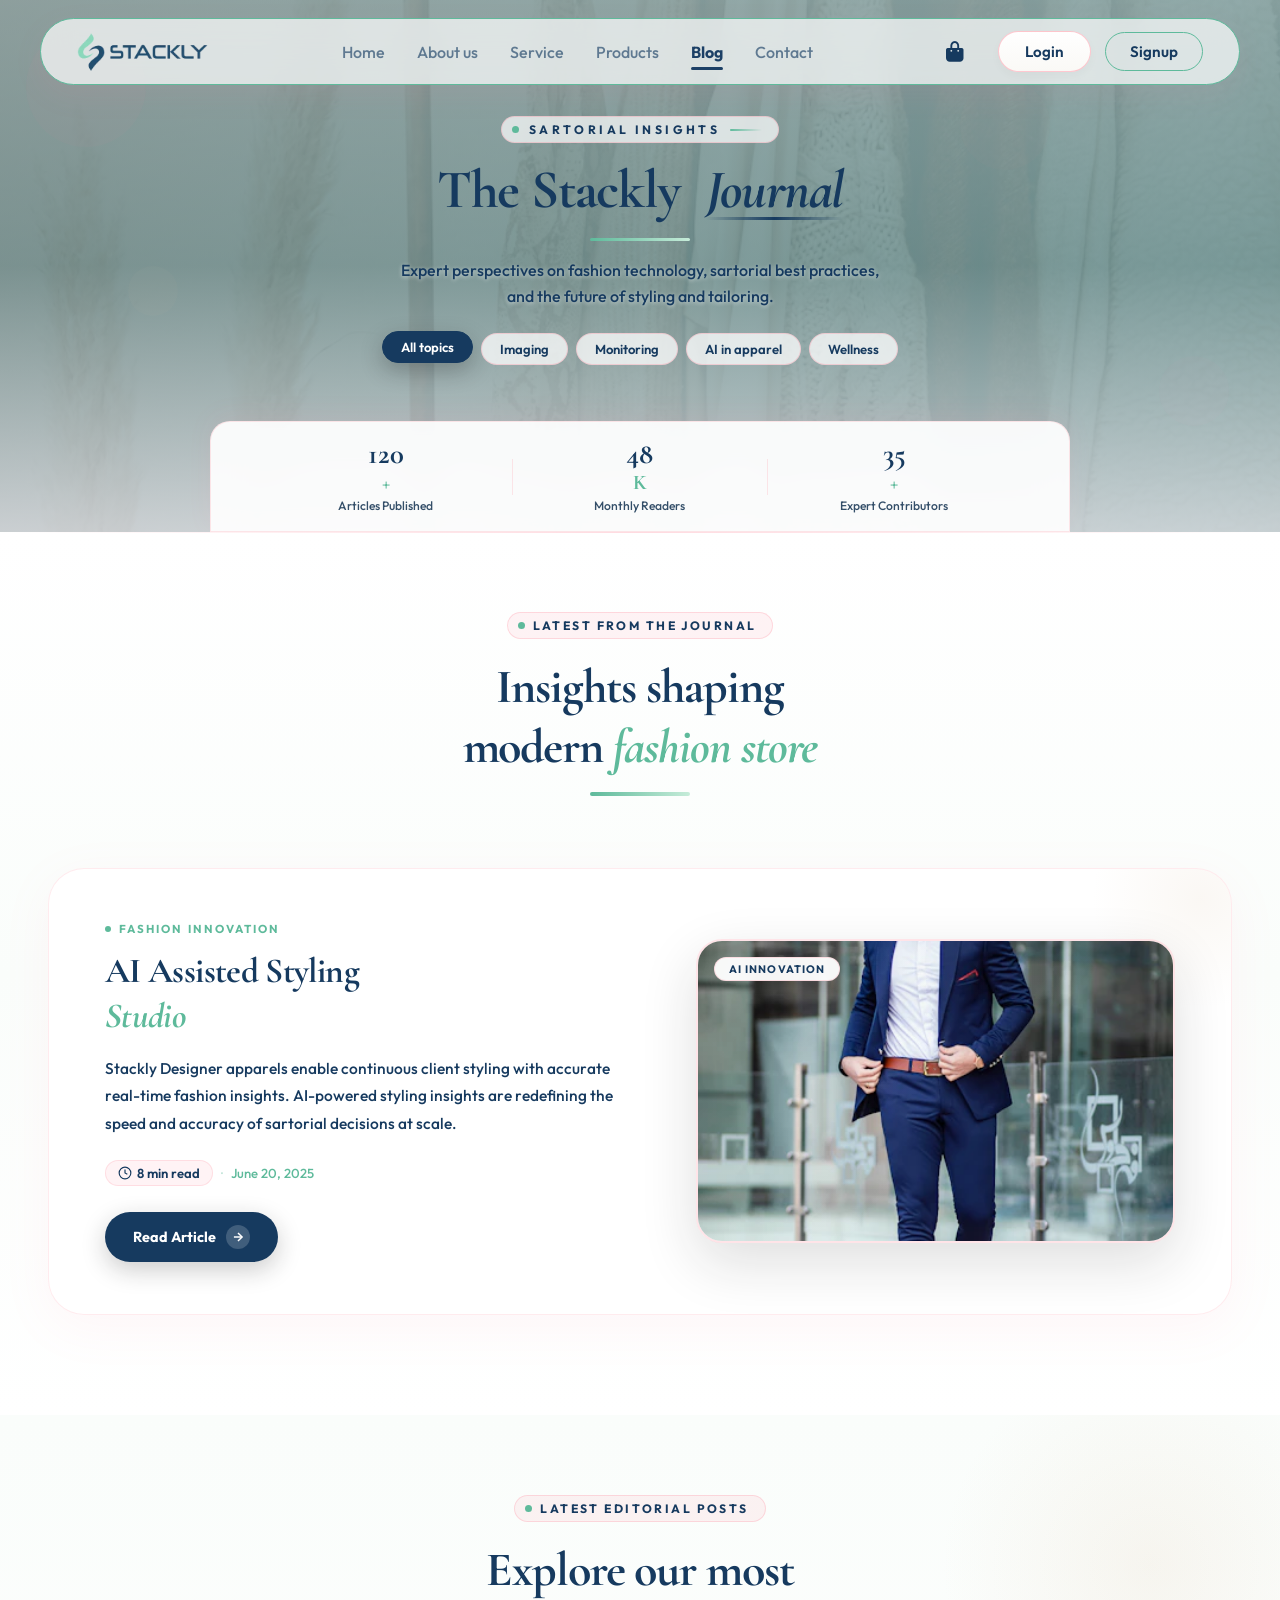
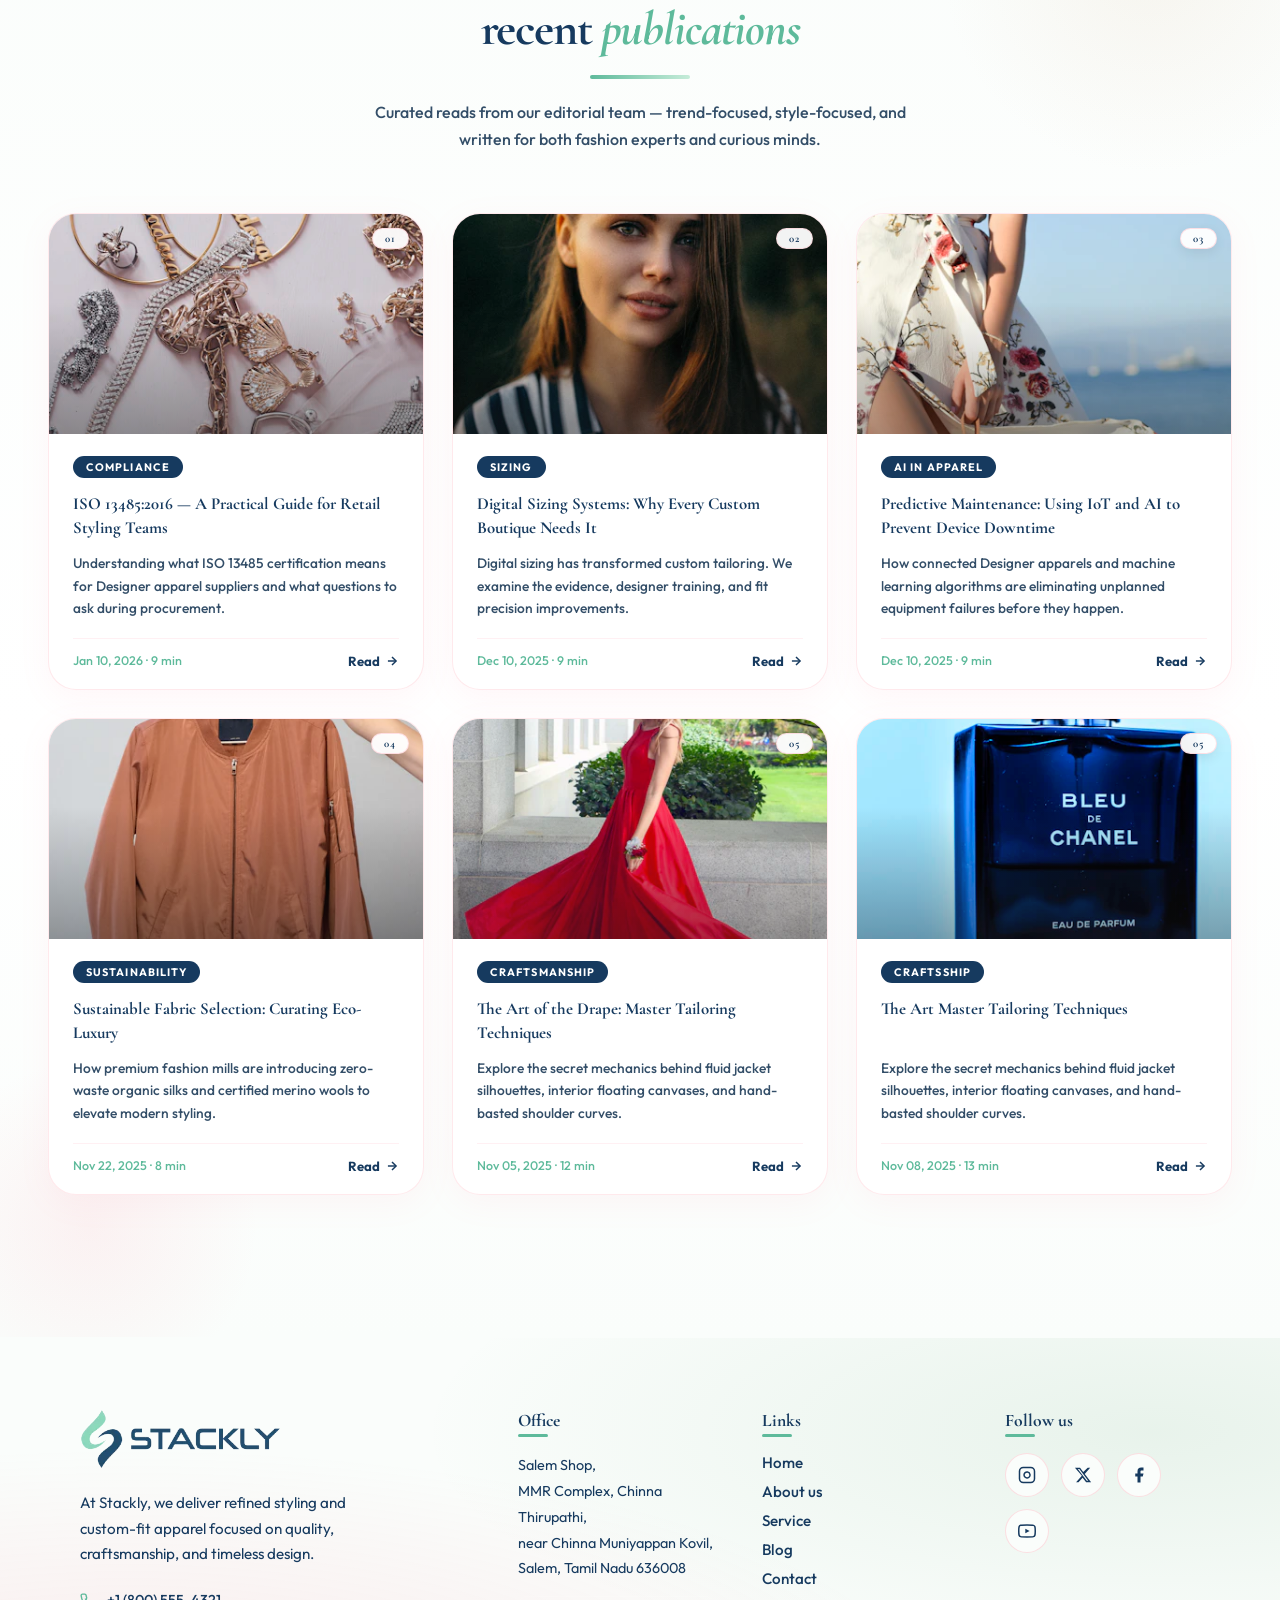
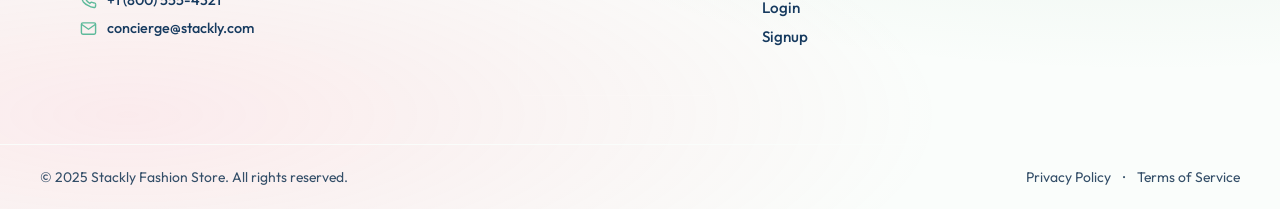
<file: blog.html>
<!DOCTYPE html>
<html lang="en">
<head>
    <meta charset="UTF-8">
    <meta name="viewport" content="width=device-width, initial-scale=1.0">
    <title>Blog - STACKLY fashion store</title>
    <meta name="description" content="Expert perspectives on fashion technology, sartorial best practices, and the future of styling and tailoring.">
    <link rel="preconnect" href="https://fonts.googleapis.com">
    <link rel="preconnect" href="https://fonts.gstatic.com" crossorigin>
    <link href="https://fonts.googleapis.com/css2?family=Outfit:wght@300;400;500;600;700;800&family=Plus+Jakarta+Sans:wght@300;400;500;600;700;800&display=swap" rel="stylesheet">
    <link rel="stylesheet" href="https://cdnjs.cloudflare.com/ajax/libs/font-awesome/6.4.0/css/all.min.css">
    <link rel="stylesheet" href="css/style.css?v=3">
    <link rel="stylesheet" href="css/blog.css?v=3">
    <link rel="stylesheet" href="css/loading.css">
</head>
<body class="blog-page">

    <!-- Scroll Progress Bar -->
    <div class="scroll-progress-container">
        <div class="scroll-progress-bar" id="page-scroll-indicator"></div>
    </div>

    <div class="site-wrapper">

        <!-- ===== NAVBAR ===== -->
        <header class="navbar-wrapper" id="blog-navbar">
            <div class="navbar-pill" id="navbar-pill-element">
                <a href="index.html" class="navbar-brand">
                    <img src="assets/home/stackly-logo.webp" alt="STACKLY Logo" class="brand-logo-img">
                </a>
                                <nav class="navbar-links" id="main-nav-links">
                    <a href="index.html" class="nav-item " id="nav-item-home">Home</a>
                    <a href="about.html" class="nav-item " id="nav-item-about">About us</a>
                    <a href="service.html" class="nav-item " id="nav-item-services">Service</a>
                    <a href="products.html" class="nav-item " id="nav-item-products">Products</a>
                    <a href="blog.html" class="nav-item active" id="nav-item-blog">Blog</a>
                    <a href="contact.html" class="nav-item " id="nav-item-contact">Contact</a>
                    <!-- Mobile Nav Actions -->
                    <div class="mobile-nav-actions">
                        <a href="cart.html" class="btn-mobile-cart" style="color: var(--primary-dark); font-weight: 600; margin-bottom: 10px; display: block; text-decoration: none;"><i class="fa-solid fa-bag-shopping"></i> Cart</a>
                        <a href="login.html" class="btn-login">Login</a>
                        <a href="signup.html" class="btn-signup">Signup</a>
                    </div>
                </nav>
                                <div class="navbar-actions">
                    <a href="cart.html" class="btn-cart-nav" id="btn-navbar-cart" aria-label="View Cart" style="position: relative; margin-right: 20px; color: var(--primary-dark); font-size: 1.25rem; display: inline-flex; align-items: center; text-decoration: none; transition: var(--transition-quick);">
                        <i class="fa-solid fa-bag-shopping"></i>
                        <span class="cart-badge" id="nav-cart-count" style="position: absolute; top: -8px; right: -10px; background-color: var(--primary); color: white; border-radius: 50%; width: 16px; height: 16px; display: none; align-items: center; justify-content: center; font-size: 0.65rem; font-weight: 700;">0</span>
                    </a>
                    <a href="login.html"  class="btn-login"  id="btn-navbar-login">Login</a>
                    <a href="signup.html" class="btn-signup" id="btn-navbar-signup">Signup</a>
                    <button class="menu-hamburger" id="nav-menu-hamburger"
                            aria-label="Toggle Navigation Menu" aria-expanded="false">
                        <span class="bar"></span>
                        <span class="bar"></span>
                        <span class="bar"></span>
                    </button>
                </div>
            </div>
        </header>

        <!-- ===== BLOG HERO SECTION — Dynamic Sliding ===== -->
        <section class="blog-hero" id="blog-hero">

            <!-- ── Slide backgrounds (one per topic) ── -->
            <div class="bh-slides" aria-hidden="true">
                <!-- Base background image (always visible) -->
                <div class="bh-bg-img"></div>
                <!-- Per-topic colour overlays crossfade on top -->
                <div class="bh-slide bh-slide-all   bh-slide-active"></div>
                <div class="bh-slide bh-slide-imaging"></div>
                <div class="bh-slide bh-slide-monitoring"></div>
                <div class="bh-slide bh-slide-ai"></div>
                <div class="bh-slide bh-slide-wellness"></div>
                <div class="bh-bg-overlay"></div>
                <!-- Animated particles -->
                <div class="bh-particle bh-p1"></div>
                <div class="bh-particle bh-p2"></div>
                <div class="bh-particle bh-p3"></div>
                <div class="bh-particle bh-p4"></div>
            </div>

            <!-- Main content -->
            <div class="bh-inner">

                <!-- Eyebrow label — updates per topic -->
                <div class="bh-eyebrow" id="bh-eyebrow">
                    <span class="bh-eyebrow-dot"></span>
                    <span id="bh-eyebrow-text">Sartorial Insights</span>
                    <span class="bh-eyebrow-line"></span>
                </div>

                <!-- Heading — crossfades on tab switch -->
                <h1 class="bh-heading" id="bh-heading">
                    <span class="bh-word bh-w1" id="bh-title-line1">The Stackly</span>
                    <span class="bh-word bh-w2"><em class="bh-accent bh-accent-all" id="bh-title-line2">Journal</em></span>
                </h1>

                <!-- Animated underline -->
                <div class="bh-heading-line" id="bh-heading-line"></div>

                <!-- Description -->
                <p class="bh-desc" id="bh-desc">
                    Expert perspectives on fashion technology, sartorial best practices,<br>
                    and the future of styling and tailoring.
                </p>

                <!-- Topic filter pills -->
                <div class="bh-filters" id="bh-filters">
                    <button class="bh-filter active" data-filter="all">All topics</button>
                    <button class="bh-filter" data-filter="imaging">Imaging</button>
                    <button class="bh-filter" data-filter="monitoring">Monitoring</button>
                    <button class="bh-filter" data-filter="ai">AI in apparel</button>
                    <button class="bh-filter" data-filter="wellness">Wellness</button>
                </div>
            </div>

            <!-- Stats bar at hero bottom -->
            <div class="bh-stats-bar" id="bh-stats-bar">
                <div class="bh-stat">
                    <span class="bh-stat-num" data-target="120">0</span><span class="bh-stat-suf">+</span>
                    <span class="bh-stat-label">Articles Published</span>
                </div>
                <div class="bh-stat-div"></div>
                <div class="bh-stat">
                    <span class="bh-stat-num" data-target="48">0</span><span class="bh-stat-suf">K</span>
                    <span class="bh-stat-label">Monthly Readers</span>
                </div>
                <div class="bh-stat-div"></div>
                <div class="bh-stat">
                    <span class="bh-stat-num" data-target="35">0</span><span class="bh-stat-suf">+</span>
                    <span class="bh-stat-label">Expert Contributors</span>
                </div>
            </div>

        </section>

        <!-- ── Inline hero slide styles ── -->
        <style>
        /* ── Slides container (matches section size) ── */
        .bh-slides { position:absolute; inset:0; z-index:0; }

        /* ── Base background image ── */
        #blog-hero .bh-bg-img {
            position:absolute; inset:0;
            background-image: url('assets/blog_hero.webp');
            background-size:cover; background-position:center;
            transform:scale(1.06);
            animation: bh-bg-zoom 22s ease-in-out infinite alternate;
        }

        /* ── Per-topic colour overlays (on top of image via multiply) ── */
        .bh-slide  { position:absolute; inset:0; opacity:0; transition:opacity 0.7s ease; mix-blend-mode:multiply; }
        .bh-slide-active { opacity:1; }

        .bh-slide-all        { background: linear-gradient(135deg,rgba(7,21,33,0.85) 0%,rgba(10,42,58,0.8) 50%,rgba(6,52,68,0.85) 100%); mix-blend-mode:normal; }
        .bh-slide-imaging    { background: linear-gradient(135deg,rgba(7,21,33,0.85) 0%,rgba(13,31,60,0.85) 50%,rgba(16,36,86,0.9) 100%); mix-blend-mode:normal; }
        .bh-slide-monitoring { background: linear-gradient(135deg,rgba(7,21,33,0.85) 0%,rgba(26,18,37,0.85) 50%,rgba(38,22,74,0.9) 100%); mix-blend-mode:normal; }
        .bh-slide-ai         { background: linear-gradient(135deg,rgba(7,21,33,0.85) 0%,rgba(10,36,24,0.85) 50%,rgba(14,51,34,0.9) 100%); mix-blend-mode:normal; }
        .bh-slide-wellness   { background: linear-gradient(135deg,rgba(7,21,33,0.85) 0%,rgba(42,16,16,0.85) 50%,rgba(61,22,22,0.9) 100%); mix-blend-mode:normal; }

        /* ── Hero text crossfade ── */
        .bh-inner { position:relative; z-index:2; }
        #bh-eyebrow, #bh-heading, #bh-desc {
            transition: opacity 0.4s ease, transform 0.4s ease;
        }
        .bh-hero-changing #bh-eyebrow,
        .bh-hero-changing #bh-heading,
        .bh-hero-changing #bh-desc {
            opacity:0; transform:translateY(12px);
        }

        /* ── Active filter accent colours ── */
        .bh-filter { transition: background 0.3s, color 0.3s, border-color 0.3s; }
        .bh-filter[data-filter="imaging"].active    { background:#1e40af; border-color:#1e40af; }
        .bh-filter[data-filter="monitoring"].active { background:#6d28d9; border-color:#6d28d9; }
        .bh-filter[data-filter="ai"].active         { background:#065f46; border-color:#065f46; }
        .bh-filter[data-filter="wellness"].active   { background:#991b1b; border-color:#991b1b; }

        /* Spin keyframe for send button */
        @keyframes spin { to { transform: rotate(360deg); } }
        </style>

        <!-- ── Hero slide script ── -->
        <script>
        (function(){
            const slides = {
                all:        { eyebrow:'Sartorial Insights',    line1:'The Stackly',       line2:'Journal',       desc:'Expert perspectives on fashion technology, sartorial best practices,<br>and the future of custom styling.' },
                imaging:    { eyebrow:'Runway & Aesthetics',  line1:'Advanced',          line2:'Aesthetics',    desc:'Discover breakthroughs in seasonal styling, visual merchandising, and next-generation<br>couture design.' },
                monitoring: { eyebrow:'Client Curation',      line1:'Bespoke',           line2:'Curation',      desc:'Stay updated on the latest wardrobe trends, personal styling advice<br>and custom wardrobe tracking innovations.' },
                ai:         { eyebrow:'Artificial Intelligence',line1:'AI in',            line2:'Fashion',       desc:'Explore how machine learning, 3D body modeling, and predictive analytics are<br>transforming sustainable style design worldwide.' },
                wellness:   { eyebrow:'Style & Trends',       line1:'Your Path to',      line2:'Style',         desc:'Practical guides on wardrobe capsule styling, organic fabrics, textile care<br>and sustainable coordinate strategies for better dressing.' }
            };

            const hero       = document.getElementById('blog-hero');
            const eyebrowEl  = document.getElementById('bh-eyebrow-text');
            const line1El    = data => {}; // Dummy placeholder
            const line2El    = document.getElementById('bh-title-line2');
            const descEl     = document.getElementById('bh-desc');
            const allBgSlides= document.querySelectorAll('.bh-slide');
            const filters    = document.querySelectorAll('.bh-filter');

            function switchSlide(key){
                const data = slides[key];
                // fade out text
                hero.classList.add('bh-hero-changing');
                // crossfade backgrounds
                allBgSlides.forEach(s => s.classList.remove('bh-slide-active'));
                const target = document.querySelector('.bh-slide-'+key);
                if(target) target.classList.add('bh-slide-active');

                setTimeout(()=>{
                    eyebrowEl.textContent   = data.eyebrow;
                    const line1El_real = document.getElementById('bh-title-line1');
                    if (line1El_real) line1El_real.textContent = data.line1;
                    line2El.innerHTML       = data.line2;
                    line2El.className       = 'bh-accent bh-accent-' + key;
                    descEl.innerHTML        = data.desc;
                    hero.classList.remove('bh-hero-changing');
                }, 400);
            }

            filters.forEach(btn => {
                btn.addEventListener('click', function(){
                    filters.forEach(b => b.classList.remove('active'));
                    this.classList.add('active');
                    switchSlide(this.dataset.filter);
                });
            });
        })();
        </script>

        <!-- ===== BLOG FEATURED ARTICLES SECTION ===== -->
        <section class="blog-posts-section" id="blog-articles">
            <div class="bp-inner">

                <!-- Section Header -->
                <div class="bp-header" id="bp-header">
                    <span class="bp-eyebrow">
                        <span class="bp-eyebrow-dot"></span>
                        Latest from the Journal
                    </span>
                    <h2 class="bp-heading">
                        <span class="bp-hline bp-hline-1">Insights shaping</span>
                        <span class="bp-hline bp-hline-2">modern <em class="bp-accent">fashion store</em></span>
                    </h2>
                    <div class="bp-heading-bar"></div>
                </div>

                <!-- Post 1: AI Assisted Styling Studio -->
                <div class="bp-post bp-post-right" id="bp-post-1" style="margin-bottom: 0;">
                    <div class="bp-post-text-col">
                        <span class="bp-post-cat">Fashion Innovation</span>
                        <h2 class="bp-post-title">
                            AI Assisted Styling
                            <em class="bp-post-accent">Studio</em>
                        </h2>
                        <p class="bp-post-desc">
                            Stackly Designer apparels enable continuous client styling with
                            accurate real-time fashion insights. AI-powered styling insights are
                            redefining the speed and accuracy of sartorial decisions at scale.
                        </p>
                        <div class="bp-post-meta">
                            <span class="bp-meta-badge">
                                <svg width="14" height="14" viewBox="0 0 24 24" fill="none" stroke="currentColor" stroke-width="2"><circle cx="12" cy="12" r="10"/><polyline points="12 6 12 12 16 14"/></svg>
                                8 min read
                            </span>
                            <span class="bp-meta-sep">·</span>
                            <span>June 20, 2025</span>
                        </div>
                        <a href="404.html" class="bp-post-link">
                            Read Article
                            <span class="bp-post-link-icon">
                                <svg width="14" height="14" viewBox="0 0 24 24" fill="none" stroke="currentColor" stroke-width="2.5"><line x1="5" y1="12" x2="19" y2="12"/><polyline points="12 5 19 12 12 19"/></svg>
                            </span>
                        </a>
                    </div>
                    <div class="bp-post-img-col">
                        <div class="bp-post-img-frame" data-tilt>
                             <img src="assets/img_19.webp"
                                  alt="AI Assisted Styling Systems" class="bp-post-img">
                            <div class="bp-post-img-overlay"></div>
                            <span class="bp-post-img-tag">AI Innovation</span>
                            <div class="bp-corner bp-c-tl"></div>
                            <div class="bp-corner bp-c-br"></div>
                        </div>
                    </div>
                </div>

            </div>
        </section>

    </div><!-- end .site-wrapper -->

    <!-- ===== LATEST ARTICLES SECTION ===== -->
    <section class="blog-latest-section" id="blog-latest">
        <div class="bl-inner">

            <!-- Section Header -->
            <div class="bl-header" id="bl-header">
                <span class="bl-eyebrow">
                    <span class="bl-eyebrow-dot"></span>
                    Latest Editorial Posts
                </span>
                <h2 class="bl-heading">
                    <span class="bl-hline bl-hline-1">Explore our most</span>
                    <span class="bl-hline bl-hline-2">recent <em class="bl-accent">publications</em></span>
                </h2>
                <div class="bl-heading-bar"></div>
                <p class="bl-subtext">
                    Curated reads from our editorial team — trend-focused, style-focused,
                    and written for both fashion experts and curious minds.
                </p>
            </div>

            <!-- Cards grid -->
            <div class="bl-cards-grid">

                <!-- Card 1 -->
                <div class="bl-card" id="bl-card-1" style="--bl-delay:0.08s">
                    <div class="bl-card-img-wrap">
                        <img src="assets/img_35.webp"
                             alt="ISO 13485 Compliance" class="bl-card-img">
                        <div class="bl-card-img-overlay"></div>
                        <!-- Hover shine sweep -->
                        <div class="bl-card-shine"></div>
                    </div>
                    <div class="bl-card-body">
                        <span class="bl-card-tag">Compliance</span>
                        <h3 class="bl-card-title">
                            ISO 13485:2016 — A Practical Guide for Retail Styling Teams
                        </h3>
                        <p class="bl-card-excerpt">
                            Understanding what ISO 13485 certification means for Designer apparel
                            suppliers and what questions to ask during procurement.
                        </p>
                        <div class="bl-card-footer">
                            <span class="bl-card-date">Jan 10, 2026 · 9 min</span>
                            <a href="404.html" class="bl-card-read">
                                Read
                                <svg width="14" height="14" viewBox="0 0 24 24" fill="none" stroke="currentColor" stroke-width="2.5"><line x1="5" y1="12" x2="19" y2="12"/><polyline points="12 5 19 12 12 19"/></svg>
                            </a>
                        </div>
                    </div>
                    <!-- Number badge -->
                    <div class="bl-card-number">01</div>
                    <!-- Bottom bar sweep -->
                    <div class="bl-card-bar"></div>
                </div>

                <!-- Card 2 -->
                <div class="bl-card" id="bl-card-2" style="--bl-delay:0.2s">
                    <div class="bl-card-img-wrap">
                        <img src="assets/img_36.webp"
                             alt="Digital Sizing Systems" class="bl-card-img">
                        <div class="bl-card-img-overlay"></div>
                        <div class="bl-card-shine"></div>
                    </div>
                    <div class="bl-card-body">
                        <span class="bl-card-tag">Sizing</span>
                        <h3 class="bl-card-title">
                            Digital Sizing Systems: Why Every Custom Boutique Needs It
                        </h3>
                        <p class="bl-card-excerpt">
                            Digital sizing has transformed custom tailoring. We examine the evidence,
                            designer training, and fit precision improvements.
                        </p>
                        <div class="bl-card-footer">
                            <span class="bl-card-date">Dec 10, 2025 · 9 min</span>
                            <a href="404.html" class="bl-card-read">
                                Read
                                <svg width="14" height="14" viewBox="0 0 24 24" fill="none" stroke="currentColor" stroke-width="2.5"><line x1="5" y1="12" x2="19" y2="12"/><polyline points="12 5 19 12 12 19"/></svg>
                            </a>
                        </div>
                    </div>
                    <div class="bl-card-number">02</div>
                    <div class="bl-card-bar"></div>
                </div>

                <!-- Card 3 -->
                <div class="bl-card" id="bl-card-3" style="--bl-delay:0.32s">
                    <div class="bl-card-img-wrap">
                        <img src="assets/img_37.webp"
                             alt="AI Predictive Maintenance" class="bl-card-img">
                        <div class="bl-card-img-overlay"></div>
                        <div class="bl-card-shine"></div>
                    </div>
                    <div class="bl-card-body">
                        <span class="bl-card-tag">AI in apparel</span>
                        <h3 class="bl-card-title">
                            Predictive Maintenance: Using IoT and AI to Prevent Device Downtime
                        </h3>
                        <p class="bl-card-excerpt">
                            How connected Designer apparels and machine learning algorithms are
                            eliminating unplanned equipment failures before they happen.
                        </p>
                        <div class="bl-card-footer">
                            <span class="bl-card-date">Dec 10, 2025 · 9 min</span>
                            <a href="404.html" class="bl-card-read">
                                Read
                                <svg width="14" height="14" viewBox="0 0 24 24" fill="none" stroke="currentColor" stroke-width="2.5"><line x1="5" y1="12" x2="19" y2="12"/><polyline points="12 5 19 12 12 19"/></svg>
                            </a>
                        </div>
                    </div>
                    <div class="bl-card-number">03</div>
                    <div class="bl-card-bar"></div>
                </div>

                <!-- Card 4 -->
                <div class="bl-card" id="bl-card-4" style="--bl-delay:0.08s">
                    <div class="bl-card-img-wrap">
                        <img src="assets/img_38.webp"
                             alt="Sustainable Fabric Selection" class="bl-card-img">
                        <div class="bl-card-img-overlay"></div>
                        <div class="bl-card-shine"></div>
                    </div>
                    <div class="bl-card-body">
                        <span class="bl-card-tag bg-sustainability">Sustainability</span>
                        <h3 class="bl-card-title">
                            Sustainable Fabric Selection: Curating Eco-Luxury
                        </h3>
                        <p class="bl-card-excerpt">
                            How premium fashion mills are introducing zero-waste organic silks and certified merino wools to elevate modern styling.
                        </p>
                        <div class="bl-card-footer">
                            <span class="bl-card-date">Nov 22, 2025 · 8 min</span>
                            <a href="404.html" class="bl-card-read">
                                Read
                                <svg width="14" height="14" viewBox="0 0 24 24" fill="none" stroke="currentColor" stroke-width="2.5"><line x1="5" y1="12" x2="19" y2="12"/><polyline points="12 5 19 12 12 19"/></svg>
                            </a>
                        </div>
                    </div>
                    <div class="bl-card-number">04</div>
                    <div class="bl-card-bar"></div>
                </div>

                <!-- Card 5 -->
                <div class="bl-card" id="bl-card-5" style="--bl-delay:0.2s">
                    <div class="bl-card-img-wrap">
                        <img src="assets/img_31.webp"
                             alt="The Art of the Drape" class="bl-card-img">
                        <div class="bl-card-img-overlay"></div>
                        <div class="bl-card-shine"></div>
                    </div>
                    <div class="bl-card-body">
                        <span class="bl-card-tag bg-craftsmanship">Craftsmanship</span>
                        <h3 class="bl-card-title">
                            The Art of the Drape: Master Tailoring Techniques
                        </h3>
                        <p class="bl-card-excerpt">
                            Explore the secret mechanics behind fluid jacket silhouettes, interior floating canvases, and hand-basted shoulder curves.
                        </p>
                        <div class="bl-card-footer">
                            <span class="bl-card-date">Nov 05, 2025 · 12 min</span>
                            <a href="404.html" class="bl-card-read">
                                Read
                                <svg width="14" height="14" viewBox="0 0 24 24" fill="none" stroke="currentColor" stroke-width="2.5"><line x1="5" y1="12" x2="19" y2="12"/><polyline points="12 5 19 12 12 19"/></svg>
                            </a>
                        </div>
                    </div>
                    <div class="bl-card-number">05</div>
                    <div class="bl-card-bar"></div>
                </div>
                      <!-- Card 6 -->
                <div class="bl-card" id="bl-card-6" style="--bl-delay:0.32s">
                    <div class="bl-card-img-wrap">
                        <img src="assets/img_23.webp"
                             alt="The Art of the Drape" class="bl-card-img">
                        <div class="bl-card-img-overlay"></div>
                        <div class="bl-card-shine"></div>
                    </div>
                    <div class="bl-card-body">
                        <span class="bl-card-tag bg-craftsmanship">Craftsship</span>
                        <h3 class="bl-card-title">
                            The Art  Master Tailoring Techniques
                        </h3>
                        <p class="bl-card-excerpt">
                            Explore the secret mechanics behind fluid jacket silhouettes, interior floating canvases, and hand-basted shoulder curves.
                        </p>
                        <div class="bl-card-footer">
                            <span class="bl-card-date">Nov 08, 2025 · 13 min</span>
                            <a href="404.html" class="bl-card-read">
                                Read
                                <svg width="14" height="14" viewBox="0 0 24 24" fill="none" stroke="currentColor" stroke-width="2.5"><line x1="5" y1="12" x2="19" y2="12"/><polyline points="12 5 19 12 12 19"/></svg>
                            </a>
                        </div>
                    </div>
                    <div class="bl-card-number">05</div>
                    <div class="bl-card-bar"></div>
                </div>

            </div>
        </section>

  

        </div>
    </section>

    <!-- ===== FOOTER ===== -->
    <footer class="site-footer" id="site-footer">
        <div class="footer-bg-anim"></div>
        <div class="footer-inner">
            <div class="footer-col footer-brand-col">
                <a href="index.html" class="footer-logo-link">
                    <img src="assets/home/stackly-logo.webp" alt="Stackly Logo" class="footer-logo">
                </a>
                <p class="footer-tagline">At Stackly, we deliver refined styling and custom-fit apparel focused on quality, craftsmanship, and timeless design.</p>
                <div class="footer-contact-details">
                    <a href="tel:+18005551234" class="footer-contact-item">
                        <svg viewBox="0 0 24 24" fill="none" stroke="currentColor" stroke-width="2"><path d="M22 16.92v3a2 2 0 0 1-2.18 2 19.79 19.79 0 0 1-8.63-3.07A19.5 19.5 0 0 1 4.69 14a19.79 19.79 0 0 1-3.07-8.67A2 2 0 0 1 3.62 3h3a2 2 0 0 1 2 1.72c.127.96.361 1.903.7 2.81a2 2 0 0 1-.45 2.11L7.91 10.09a16 16 0 0 0 6 6l.91-.91a2 2 0 0 1 2.11-.45c.907.339 1.85.573 2.81.7A2 2 0 0 1 22 17.92z"/></svg>
                        +1 (800) 555-4321
                    </a>
                    <a href="mailto:concierge@stackly.com" class="footer-contact-item">
                        <svg viewBox="0 0 24 24" fill="none" stroke="currentColor" stroke-width="2"><path d="M4 4h16c1.1 0 2 .9 2 2v12c0 1.1-.9 2-2 2H4c-1.1 0-2-.9-2-2V6c0-1.1.9-2 2-2z"/><polyline points="22,6 12,13 2,6"/></svg>
                        concierge@stackly.com
                    </a>
                </div>
            </div>
                        <div class="footer-col footer-office-col">
                <h4 class="footer-col-title">Office</h4>
                <address class="footer-address">
                    Salem Shop,<br>
                    MMR Complex, Chinna Thirupathi,<br>
                    near Chinna Muniyappan Kovil,<br>
                    Salem, Tamil Nadu 636008
                </address>
                    <!-- Embedded Google Map -->
                <div class="footer-map" style="margin-top: 12px; border-radius: 8px; overflow: hidden; height: 100px; border: 1px solid rgba(255,255,255,0.1);">
                    <iframe src="https://maps.google.com/maps?q=MMR%20Complex,%20Chinna%20Thirupathi,%20near%20Chinna%20Muniyappan%20Kovil,%20Salem,%20Tamil%20Nadu%20636008&t=&z=14&ie=UTF8&iwloc=&output=embed" width="100%" height="100%" style="border:0;" allowfullscreen="" loading="lazy"></iframe>
                </div>
            </div>
            <div class="footer-col footer-links-col">
                <h4 class="footer-col-title">Links</h4>
                <nav class="footer-nav">
                    <a href="index.html" class="footer-nav-link">Home</a>
                    <a href="about.html" class="footer-nav-link">About us</a>
                    <a href="service.html" class="footer-nav-link">Service</a>
                    <a href="blog.html" class="footer-nav-link">Blog</a>
                    <a href="contact.html" class="footer-nav-link">Contact</a>
                    <a href="login.html" class="footer-nav-link">Login</a>
                    <a href="signup.html" class="footer-nav-link">Signup</a>
                </nav>
            </div>
            <div class="footer-col footer-social-col">
                <h4 class="footer-col-title">Follow us</h4>
                <div class="footer-social-icons">
                    <a href="404.html" class="footer-social-btn" aria-label="Instagram"><svg viewBox="0 0 24 24" fill="none" stroke="currentColor" stroke-width="2"><rect x="2" y="2" width="20" height="20" rx="5" ry="5"/><path d="M16 11.37A4 4 0 1 1 12.63 8 4 4 0 0 1 16 11.37z"/><line x1="17.5" y1="6.5" x2="17.51" y2="6.5"/></svg></a>
                    <a href="404.html" class="footer-social-btn" aria-label="X"><svg viewBox="0 0 24 24" fill="currentColor"><path d="M18.244 2.25h3.308l-7.227 8.26 8.502 11.24H16.17l-4.714-6.231-5.401 6.231H2.748l7.73-8.835L1.254 2.25H8.08l4.253 5.622zm-1.161 17.52h1.833L7.084 4.126H5.117z"/></svg></a>
                    <a href="404.html" class="footer-social-btn" aria-label="Facebook"><svg viewBox="0 0 24 24" fill="currentColor"><path d="M18 2h-3a5 5 0 0 0-5 5v3H7v4h3v8h4v-8h3l1-4h-4V7a1 1 0 0 1 1-1h3z"/></svg></a>
                    <a href="404.html" class="footer-social-btn" aria-label="YouTube"><svg viewBox="0 0 24 24" fill="none" stroke="currentColor" stroke-width="2"><path d="M22.54 6.42a2.78 2.78 0 0 0-1.95-1.95C18.88 4 12 4 12 4s-6.88 0-8.59.46a2.78 2.78 0 0 0-1.95 1.96C1 8.12 1 12 1 12s0 3.88.46 5.58a2.78 2.78 0 0 0 1.95 1.95C5.12 20 12 20 12 20s6.88 0 8.59-.47a2.78 2.78 0 0 0 1.95-1.95C23 15.88 23 12 23 12s0-3.88-.46-5.58z"/><polygon fill="currentColor" stroke="none" points="9.75 15.02 15.5 12 9.75 8.98 9.75 15.02"/></svg></a>
                </div>
            </div>
        </div>
        <div class="footer-bottom">
            <p class="footer-copy">&copy; 2025 Stackly Fashion Store. All rights reserved.</p>
            <div class="footer-bottom-links">
                <a href="#">Privacy Policy</a><span>·</span><a href="#">Terms of Service</a>
            </div>
        </div>
    </footer>

    <script src="js/blog.js"></script>
    <script src="js/cart-helper.js"></script>
</html>
</file>
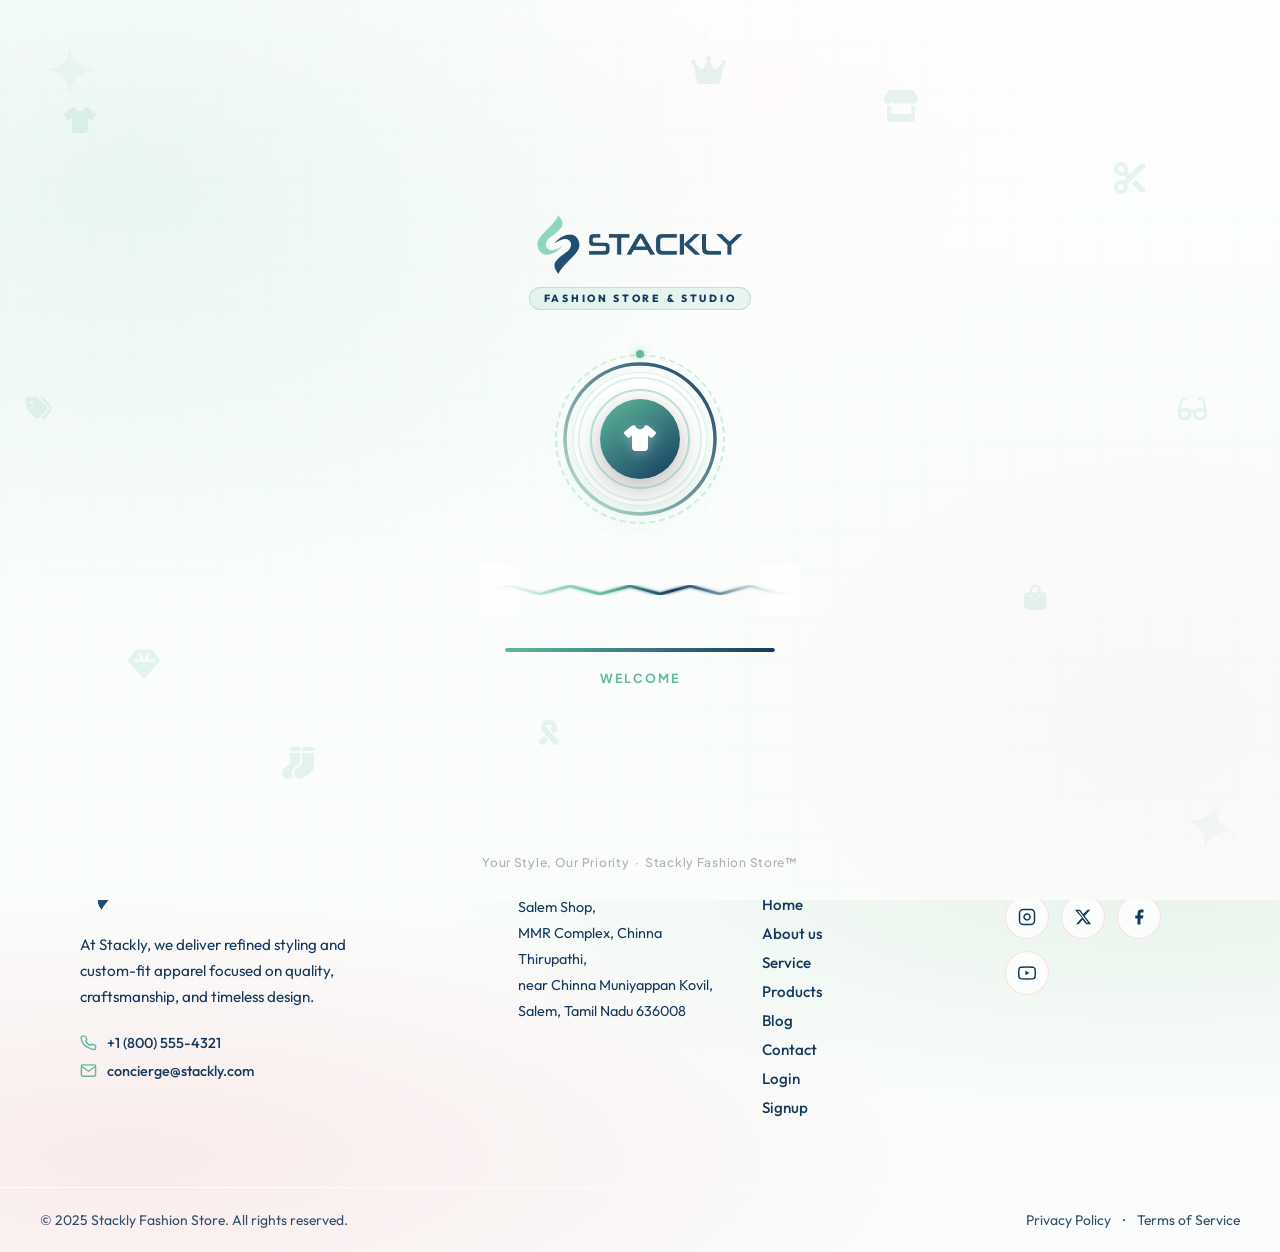
<file: cart.html>
<!DOCTYPE html>
<html lang="en">
<head>
    <meta charset="UTF-8">
    <meta name="viewport" content="width=device-width, initial-scale=1.0">
    <title>Your Style Cart - STACKLY Fashion Store</title>
    <!-- Google Fonts: Plus Jakarta Sans & Outfit & Cormorant Garamond -->
    <link rel="preconnect" href="https://fonts.googleapis.com">
    <link rel="preconnect" href="https://fonts.gstatic.com" crossorigin>
    <link href="https://fonts.googleapis.com/css2?family=Cormorant+Garamond:ital,wght@0,300;0,400;0,500;0,600;0,700;1,400&family=Outfit:wght@300;400;500;600;700;800&family=Plus+Jakarta+Sans:wght@300;400;500;600;700;800&display=swap" rel="stylesheet">
    <link rel="stylesheet" href="https://cdnjs.cloudflare.com/ajax/libs/font-awesome/6.4.0/css/all.min.css">
    <link rel="stylesheet" href="css/style.css">
    <link rel="stylesheet" href="css/cart.css">
    <link rel="stylesheet" href="css/loading.css">
</head>
<body>

    <!-- Scroll Progress Indicator Bar -->
    <div class="scroll-progress-container">
        <div class="scroll-progress-bar" id="page-scroll-indicator"></div>
    </div>

    <!-- Main Outer Wrapper -->
    <div class="site-wrapper" id="page-wrapper-container">

        <!-- Floating Pill-Shaped Navbar Header -->
        <header class="navbar-wrapper reveal-fade" id="cart-navbar">
            <div class="navbar-pill" id="navbar-pill-element">
                <a href="index.html" class="navbar-brand">
                    <img src="assets/home/stackly-logo.webp" alt="STACKLY Logo" class="brand-logo-img">
                </a>
                
                <nav class="navbar-links" id="main-nav-links">
                    <a href="index.html" class="nav-item" id="nav-item-home">Home</a>
                    <a href="about.html" class="nav-item" id="nav-item-about">About us</a>
                    <a href="service.html" class="nav-item" id="nav-item-services">Service</a>
                    <a href="products.html" class="nav-item" id="nav-item-products">Products</a>
                    <a href="blog.html" class="nav-item" id="nav-item-blog">Blog</a>
                    <a href="contact.html" class="nav-item" id="nav-item-contact">Contact</a>
                    <!-- Mobile Nav Actions -->
                    <div class="mobile-nav-actions">
                        <a href="cart.html" class="btn-mobile-cart" style="color: var(--primary-dark); font-weight: 600; margin-bottom: 10px; display: block; text-decoration: none;"><i class="fa-solid fa-bag-shopping"></i> Cart</a>
                        <a href="login.html" class="btn-login">Login</a>
                        <a href="signup.html" class="btn-signup">Signup</a>
                    </div>
                </nav>

                <div class="navbar-actions">
                    <a href="cart.html" class="btn-cart-nav" id="btn-navbar-cart" aria-label="View Cart" style="position: relative; margin-right: 20px; color: var(--primary-dark); font-size: 1.25rem; display: inline-flex; align-items: center; text-decoration: none; transition: var(--transition-quick);">
                        <i class="fa-solid fa-bag-shopping"></i>
                        <span class="cart-badge" id="nav-cart-count" style="position: absolute; top: -8px; right: -10px; background-color: var(--primary); color: white; border-radius: 50%; width: 16px; height: 16px; display: none; align-items: center; justify-content: center; font-size: 0.65rem; font-weight: 700;">0</span>
                    </a>
                    <a href="login.html" class="btn-login" id="btn-navbar-login">Login</a>
                    <a href="signup.html" class="btn-signup" id="btn-navbar-signup">Signup</a>
                    
                    <button class="menu-hamburger" id="nav-menu-hamburger" aria-label="Toggle Navigation Menu" aria-expanded="false">
                        <span class="bar"></span>
                        <span class="bar"></span>
                        <span class="bar"></span>
                    </button>
                </div>
            </div>
        </header>

        <!-- Cart Main Content Area -->
        <main class="cart-section">
            <h1 class="cart-title reveal-fade">Shopping Cart</h1>

            <div class="cart-layout">
                <!-- Left: Items list -->
                <div class="cart-items-container reveal-fade" id="cart-items-list" style="animation-delay: 0.15s;">
                    <!-- Cart items will be loaded dynamically -->
                </div>

                <!-- Right: Summary Box -->
                <div class="cart-summary-card reveal-fade" id="cart-summary-box" style="animation-delay: 0.25s;">
                    <h3 class="summary-title">Summary</h3>
                    
                    <div class="summary-row">
                        <span>Subtotal</span>
                        <span id="summary-subtotal">$0.00</span>
                    </div>
                    <div class="summary-row">
                        <span>Shipping</span>
                        <span id="summary-shipping">$0.00</span>
                    </div>
                    <div class="summary-row">
                        <span>Estimated Tax (8%)</span>
                        <span id="summary-tax">$0.00</span>
                    </div>
                    
                    <div class="summary-row total-row">
                        <span>Order Total</span>
                        <span id="summary-total">$0.00</span>
                    </div>

                    <a href="checkout.html" class="btn-checkout" id="btn-cart-checkout">Proceed to Checkout</a>
                </div>

                <!-- Glassy Empty Cart state -->
                <div class="cart-empty-state" id="cart-empty-view">
                    <i class="fa-solid fa-bag-shopping cart-empty-icon"></i>
                    <h2 class="cart-empty-title">Your Cart is Empty</h2>
                    <p class="cart-empty-desc">Explore STACKLY's elegant tailoring and find modern ensembles that suit your distinguished lifestyle.</p>
                    <a href="products.html" class="btn-shop-now">Browse Collection</a>
                </div>
            </div>
        </main>

        <!-- ===== FOOTER ===== -->
        <footer class="site-footer" id="site-footer">
            <div class="footer-bg-anim"></div>
            <div class="footer-inner">
                <div class="footer-col footer-brand-col">
                    <a href="index.html" class="footer-logo-link">
                        <img src="assets/home/stackly-logo.webp" alt="STACKLY Logo" class="footer-logo">
                    </a>
                    <p class="footer-tagline">At Stackly, we deliver refined styling and custom-fit apparel focused on quality, craftsmanship, and timeless design.</p>
                    <div class="footer-contact-details">
                        <a href="tel:+18005551234" class="footer-contact-item">
                            <svg viewBox="0 0 24 24" fill="none" stroke="currentColor" stroke-width="2"><path d="M22 16.92v3a2 2 0 0 1-2.18 2 19.79 19.79 0 0 1-8.63-3.07A19.5 19.5 0 0 1 4.69 14a19.79 19.79 0 0 1-3.07-8.67A2 2 0 0 1 3.62 3h3a2 2 0 0 1 2 1.72c.127.96.361 1.903.7 2.81a2 2 0 0 1-.45 2.11L7.91 10.09a16 16 0 0 0 6 6l.91-.91a2 2 0 0 1 2.11-.45c.907.339 1.85.573 2.81.7A2 2 0 0 1 22 17.92z"/></svg>
                            +1 (800) 555-4321
                        </a>
                        <a href="mailto:concierge@stackly.com" class="footer-contact-item">
                            <svg viewBox="0 0 24 24" fill="none" stroke="currentColor" stroke-width="2"><path d="M4 4h16c1.1 0 2 .9 2 2v12c0 1.1-.9 2-2 2H4c-1.1 0-2-.9-2-2V6c0-1.1.9-2 2-2z"/><polyline points="22,6 12,13 2,6"/></svg>
                            concierge@stackly.com
                        </a>
                    </div>
                </div>
                            <div class="footer-col footer-office-col">
                <h4 class="footer-col-title">Office</h4>
                <address class="footer-address">
                    Salem Shop,<br>
                    MMR Complex, Chinna Thirupathi,<br>
                    near Chinna Muniyappan Kovil,<br>
                    Salem, Tamil Nadu 636008
                </address>
               <!-- Embedded Google Map -->
                <div class="footer-map" style="margin-top: 12px; border-radius: 8px; overflow: hidden; height: 100px; border: 1px solid rgba(255,255,255,0.1);">
                    <iframe src="https://maps.google.com/maps?q=MMR%20Complex,%20Chinna%20Thirupathi,%20near%20Chinna%20Muniyappan%20Kovil,%20Salem,%20Tamil%20Nadu%20636008&t=&z=14&ie=UTF8&iwloc=&output=embed" width="100%" height="100%" style="border:0;" allowfullscreen="" loading="lazy"></iframe>
                </div>
            </div>
                <div class="footer-col footer-links-col">
                    <h4 class="footer-col-title">Links</h4>
                    <nav class="footer-nav">
                        <a href="index.html" class="footer-nav-link">Home</a>
                        <a href="about.html" class="footer-nav-link">About us</a>
                        <a href="service.html" class="footer-nav-link">Service</a>
                        <a href="products.html" class="footer-nav-link">Products</a>
                        <a href="blog.html" class="footer-nav-link">Blog</a>
                        <a href="contact.html" class="footer-nav-link">Contact</a>
                        <a href="login.html" class="footer-nav-link">Login</a>
                        <a href="signup.html" class="footer-nav-link">Signup</a>
                    </nav>
                </div>
                <div class="footer-col footer-social-col">
                    <h4 class="footer-col-title">Follow us</h4>
                    <div class="footer-social-icons">
                        <a href="404.html" class="footer-social-btn" aria-label="Instagram"><svg viewBox="0 0 24 24" fill="none" stroke="currentColor" stroke-width="2"><rect x="2" y="2" width="20" height="20" rx="5" ry="5"/><path d="M16 11.37A4 4 0 1 1 12.63 8 4 4 0 0 1 16 11.37z"/><line x1="17.5" y1="6.5" x2="17.51" y2="6.5"/></svg></a>
                        <a href="404.html" class="footer-social-btn" aria-label="X"><svg viewBox="0 0 24 24" fill="currentColor"><path d="M18.244 2.25h3.308l-7.227 8.26 8.502 11.24H16.17l-4.714-6.231-5.401 6.231H2.748l7.73-8.835L1.254 2.25H8.08l4.253 5.622zm-1.161 17.52h1.833L7.084 4.126H5.117z"/></svg></a>
                        <a href="404.html" class="footer-social-btn" aria-label="Facebook"><svg viewBox="0 0 24 24" fill="currentColor"><path d="M18 2h-3a5 5 0 0 0-5 5v3H7v4h3v8h4v-8h3l1-4h-4V7a1 1 0 0 1 1-1h3z"/></svg></a>
                        <a href="404.html" class="footer-social-btn" aria-label="YouTube"><svg viewBox="0 0 24 24" fill="none" stroke="currentColor" stroke-width="2"><path d="M22.54 6.42a2.78 2.78 0 0 0-1.95-1.95C18.88 4 12 4 12 4s-6.88 0-8.59.46a2.78 2.78 0 0 0-1.95 1.96C1 8.12 1 12 1 12s0 3.88.46 5.58a2.78 2.78 0 0 0 1.95 1.95C5.12 20 12 20 12 20s6.88 0 8.59-.47a2.78 2.78 0 0 0 1.95-1.95C23 15.88 23 12 23 12s0-3.88-.46-5.58z"/><polygon fill="currentColor" stroke="none" points="9.75 15.02 15.5 12 9.75 8.98 9.75 15.02"/></svg></a>
                    </div>
                </div>
            </div>
            <div class="footer-bottom">
                <p class="footer-copy">&copy; 2025 Stackly Fashion Store. All rights reserved.</p>
                <div class="footer-bottom-links">
                    <a href="#">Privacy Policy</a><span>·</span><a href="#">Terms of Service</a>
                </div>
            </div>
        </footer>

    </div><!-- end .site-wrapper -->

    <script src="js/cart-helper.js"></script>
    <script src="js/cart.js"></script>
    <script src="js/loading.js"></script>
</body>
</html>
</file>
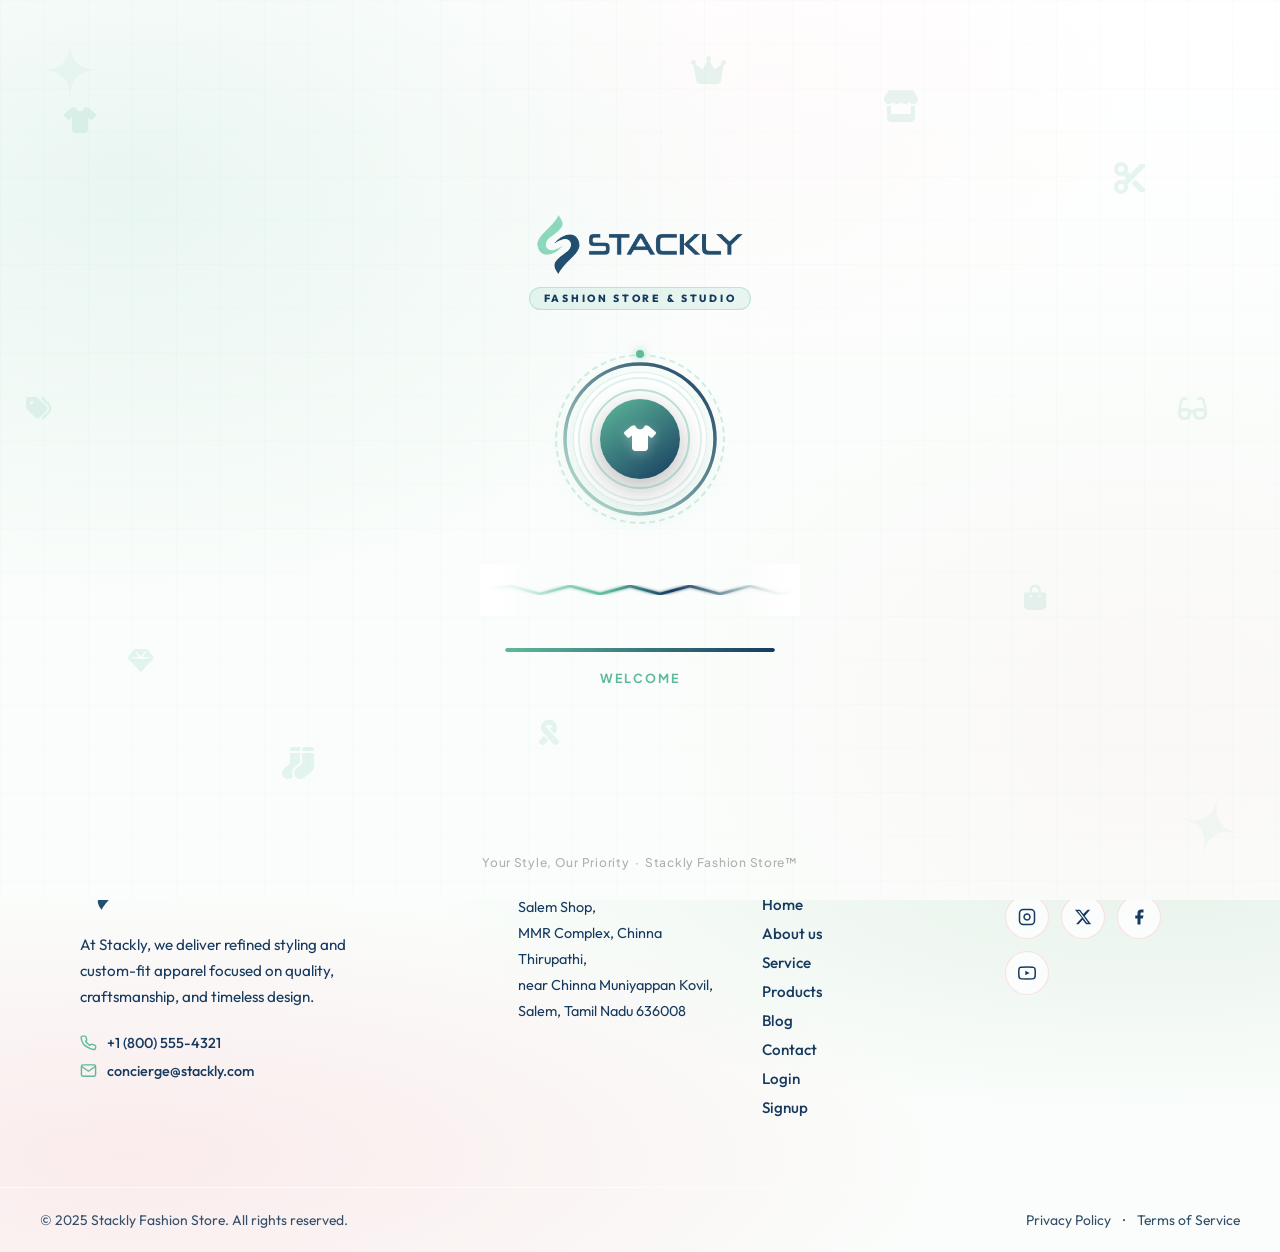
<file: checkout.html>
<!DOCTYPE html>
<html lang="en">
<head>
    <meta charset="UTF-8">
    <meta name="viewport" content="width=device-width, initial-scale=1.0">
    <title>Checkout - STACKLY Fashion Store</title>
    <!-- Google Fonts: Plus Jakarta Sans & Outfit & Cormorant Garamond -->
    <link rel="preconnect" href="https://fonts.googleapis.com">
    <link rel="preconnect" href="https://fonts.gstatic.com" crossorigin>
    <link href="https://fonts.googleapis.com/css2?family=Cormorant+Garamond:ital,wght@0,300;0,400;0,500;0,600;0,700;1,400&family=Outfit:wght@300;400;500;600;700;800&family=Plus+Jakarta+Sans:wght@300;400;500;600;700;800&display=swap" rel="stylesheet">
    <link rel="stylesheet" href="https://cdnjs.cloudflare.com/ajax/libs/font-awesome/6.4.0/css/all.min.css">
    <link rel="stylesheet" href="css/style.css">
    <link rel="stylesheet" href="css/checkout.css">
    <link rel="stylesheet" href="css/loading.css">
</head>
<body>

    <!-- Scroll Progress Indicator Bar -->
    <div class="scroll-progress-container">
        <div class="scroll-progress-bar" id="page-scroll-indicator"></div>
    </div>

    <!-- Main Outer Wrapper -->
    <div class="site-wrapper" id="page-wrapper-container">

        <!-- Floating Pill-Shaped Navbar Header -->
        <header class="navbar-wrapper reveal-fade" id="checkout-navbar">
            <div class="navbar-pill" id="navbar-pill-element">
                <a href="index.html" class="navbar-brand">
                    <img src="assets/home/stackly-logo.webp" alt="STACKLY Logo" class="brand-logo-img">
                </a>
                
                <nav class="navbar-links" id="main-nav-links">
                    <a href="index.html" class="nav-item" id="nav-item-home">Home</a>
                    <a href="about.html" class="nav-item" id="nav-item-about">About us</a>
                    <a href="service.html" class="nav-item" id="nav-item-services">Service</a>
                    <a href="products.html" class="nav-item" id="nav-item-products">Products</a>
                    <a href="blog.html" class="nav-item" id="nav-item-blog">Blog</a>
                    <a href="contact.html" class="nav-item" id="nav-item-contact">Contact</a>
                    <!-- Mobile Nav Actions -->
                    <div class="mobile-nav-actions">
                        <a href="cart.html" class="btn-mobile-cart" style="color: var(--primary-dark); font-weight: 600; margin-bottom: 10px; display: block; text-decoration: none;"><i class="fa-solid fa-bag-shopping"></i> Cart</a>
                        <a href="login.html" class="btn-login">Login</a>
                        <a href="signup.html" class="btn-signup">Signup</a>
                    </div>
                </nav>

                <div class="navbar-actions">
                    <a href="cart.html" class="btn-cart-nav" id="btn-navbar-cart" aria-label="View Cart" style="position: relative; margin-right: 20px; color: var(--primary-dark); font-size: 1.25rem; display: inline-flex; align-items: center; text-decoration: none; transition: var(--transition-quick);">
                        <i class="fa-solid fa-bag-shopping"></i>
                        <span class="cart-badge" id="nav-cart-count" style="position: absolute; top: -8px; right: -10px; background-color: var(--primary); color: white; border-radius: 50%; width: 16px; height: 16px; display: none; align-items: center; justify-content: center; font-size: 0.65rem; font-weight: 700;">0</span>
                    </a>
                    <a href="login.html" class="btn-login" id="btn-navbar-login">Login</a>
                    <a href="signup.html" class="btn-signup" id="btn-navbar-signup">Signup</a>
                    
                    <button class="menu-hamburger" id="nav-menu-hamburger" aria-label="Toggle Navigation Menu" aria-expanded="false">
                        <span class="bar"></span>
                        <span class="bar"></span>
                        <span class="bar"></span>
                    </button>
                </div>
            </div>
        </header>

        <!-- Checkout Content Area -->
        <main class="checkout-section">
            <h1 class="checkout-title reveal-fade">Checkout</h1>

            <form id="checkout-form" class="checkout-layout" novalidate>
                <!-- Left Column: Checkout Inputs -->
                <div class="checkout-form-container reveal-fade" style="animation-delay: 0.1s;">
                    <!-- Shipping Card -->
                    <div class="checkout-card">
                        <h3 class="checkout-card-title">
                            <i class="fa-solid fa-truck-fast"></i> Shipping Details
                        </h3>
                        <div class="form-grid">
                            <div class="form-group full-width">
                                <label for="ship-name" class="form-label">Full Name</label>
                                <input type="text" id="ship-name" class="form-input" placeholder="e.g. Alexander Mercer">
                                <span class="error-text">Please enter a valid full name (letters only).</span>
                            </div>
                            <div class="form-group full-width">
                                <label for="ship-email" class="form-label">Email Address</label>
                                <input type="email" id="ship-email" class="form-input" placeholder="e.g. alex@example.com">
                                <span class="error-text">Please enter a valid email address.</span>
                            </div>
                            <div class="form-group full-width">
                                <label for="ship-address" class="form-label">Street Address</label>
                                <input type="text" id="ship-address" class="form-input" placeholder="e.g. 45 Park Avenue">
                                <span class="error-text">Please enter a street address.</span>
                            </div>
                            <div class="form-group">
                                <label for="ship-city" class="form-label">City</label>
                                <input type="text" id="ship-city" class="form-input" placeholder="e.g. New York">
                                <span class="error-text">Please enter a city.</span>
                            </div>
                            <div class="form-group">
                                <label for="ship-zip" class="form-label">Postal / Zip Code</label>
                                <input type="text" id="ship-zip" class="form-input" placeholder="e.g. 10001">
                                <span class="error-text">Please enter a valid 5 or 6-digit postal code.</span>
                            </div>
                        </div>
                    </div>

                    <!-- Payment Card -->
                    <div class="checkout-card">
                        <h3 class="checkout-card-title">
                            <i class="fa-solid fa-credit-card"></i> Payment Details
                        </h3>
                        <div class="form-grid">
                            <div class="form-group full-width">
                                <label for="card-name" class="form-label">Cardholder Name</label>
                                <input type="text" id="card-name" class="form-input" placeholder="e.g. Alexander Mercer">
                                <span class="error-text">Please enter the name on your card.</span>
                            </div>
                            <div class="form-group full-width">
                                <label for="card-number" class="form-label">Card Number</label>
                                <input type="text" id="card-number" class="form-input" placeholder="e.g. 4111 2222 3333 4444" maxlength="19">
                                <span class="error-text">Please enter a valid 16-digit credit card number.</span>
                            </div>
                            <div class="form-group">
                                <label for="card-expiry" class="form-label">Expiration Date (MM/YY)</label>
                                <input type="text" id="card-expiry" class="form-input" placeholder="MM/YY" maxlength="5">
                                <span class="error-text">Please enter an expiration date in MM/YY format (not in the past).</span>
                            </div>
                            <div class="form-group">
                                <label for="card-cvv" class="form-label">CVV / CVC</label>
                                <input type="text" id="card-cvv" class="form-input" placeholder="123" maxlength="4">
                                <span class="error-text">Please enter a valid CVV (3 or 4 digits).</span>
                            </div>
                        </div>
                    </div>
                </div>

                <!-- Right Column: Order Summary -->
                <div class="checkout-summary-card reveal-fade" style="animation-delay: 0.2s;">
                    <h3 class="summary-title">Order Summary</h3>
                    
                    <!-- Dynamic Cart Items list -->
                    <div class="checkout-items-list" id="summary-items-list">
                        <!-- Loaded dynamically -->
                    </div>

                    <div class="summary-row">
                        <span>Subtotal</span>
                        <span id="summary-subtotal">$0.00</span>
                    </div>
                    <div class="summary-row">
                        <span>Shipping</span>
                        <span id="summary-shipping">$0.00</span>
                    </div>
                    <div class="summary-row">
                        <span>Estimated Tax (8%)</span>
                        <span id="summary-tax">$0.00</span>
                    </div>
                    
                    <div class="summary-row total-row">
                        <span>Order Total</span>
                        <span id="summary-total">$0.00</span>
                    </div>

                    <button type="submit" class="btn-place-order">Place Order</button>
                </div>
            </form>
        </main>

        <!-- Checkout Success Modal Overlay -->
        <div class="success-modal-overlay" id="success-modal">
            <div class="success-card">
                <div class="success-icon-wrap">
                    <i class="fa-solid fa-check"></i>
                </div>
                <h2 class="success-modal-title">Styling Scheduled!</h2>
                <p class="success-modal-desc">Thank you for shopping with STACKLY. Your custom tailoring fittings are being compiled. An email confirmation has been sent to you.</p>
                
                <div class="success-order-details">
                    <div class="success-detail-row">
                        <span>Order Number:</span>
                        <strong id="success-order-id">#STK-98305-AJ</strong>
                    </div>
                    <div class="success-detail-row">
                        <span>Fittings Date:</span>
                        <strong id="success-delivery-date">Thursday, Aug 13</strong>
                    </div>
                    <div class="success-detail-row">
                        <span>Delivery Address:</span>
                        <strong id="success-address">123 Street</strong>
                    </div>
                </div>

                <div class="success-actions">
                    <a href="404.html" class="btn-success-secondary">Track Order</a>
                    <a href="products.html" class="btn-success-primary">Continue Shop</a>
                </div>
            </div>
        </div>

        <!-- ===== FOOTER ===== -->
        <footer class="site-footer" id="site-footer">
            <div class="footer-bg-anim"></div>
            <div class="footer-inner">
                <div class="footer-col footer-brand-col">
                    <a href="index.html" class="footer-logo-link">
                        <img src="assets/home/stackly-logo.webp" alt="STACKLY Logo" class="footer-logo">
                    </a>
                    <p class="footer-tagline">At Stackly, we deliver refined styling and custom-fit apparel focused on quality, craftsmanship, and timeless design.</p>
                    <div class="footer-contact-details">
                        <a href="tel:+18005551234" class="footer-contact-item">
                            <svg viewBox="0 0 24 24" fill="none" stroke="currentColor" stroke-width="2"><path d="M22 16.92v3a2 2 0 0 1-2.18 2 19.79 19.79 0 0 1-8.63-3.07A19.5 19.5 0 0 1 4.69 14a19.79 19.79 0 0 1-3.07-8.67A2 2 0 0 1 3.62 3h3a2 2 0 0 1 2 1.72c.127.96.361 1.903.7 2.81a2 2 0 0 1-.45 2.11L7.91 10.09a16 16 0 0 0 6 6l.91-.91a2 2 0 0 1 2.11-.45c.907.339 1.85.573 2.81.7A2 2 0 0 1 22 17.92z"/></svg>
                            +1 (800) 555-4321
                        </a>
                        <a href="mailto:concierge@stackly.com" class="footer-contact-item">
                            <svg viewBox="0 0 24 24" fill="none" stroke="currentColor" stroke-width="2"><path d="M4 4h16c1.1 0 2 .9 2 2v12c0 1.1-.9 2-2 2H4c-1.1 0-2-.9-2-2V6c0-1.1.9-2 2-2z"/><polyline points="22,6 12,13 2,6"/></svg>
                            concierge@stackly.com
                        </a>
                    </div>
                </div>
                            <div class="footer-col footer-office-col">
                <h4 class="footer-col-title">Office</h4>
                <address class="footer-address">
                    Salem Shop,<br>
                    MMR Complex, Chinna Thirupathi,<br>
                    near Chinna Muniyappan Kovil,<br>
                    Salem, Tamil Nadu 636008
                </address>
               <!-- Embedded Google Map -->
                <div class="footer-map" style="margin-top: 12px; border-radius: 8px; overflow: hidden; height: 100px; border: 1px solid rgba(255,255,255,0.1);">
                    <iframe src="https://maps.google.com/maps?q=MMR%20Complex,%20Chinna%20Thirupathi,%20near%20Chinna%20Muniyappan%20Kovil,%20Salem,%20Tamil%20Nadu%20636008&t=&z=14&ie=UTF8&iwloc=&output=embed" width="100%" height="100%" style="border:0;" allowfullscreen="" loading="lazy"></iframe>
                </div>
            </div>
                <div class="footer-col footer-links-col">
                    <h4 class="footer-col-title">Links</h4>
                    <nav class="footer-nav">
                        <a href="index.html" class="footer-nav-link">Home</a>
                        <a href="about.html" class="footer-nav-link">About us</a>
                        <a href="service.html" class="footer-nav-link">Service</a>
                        <a href="products.html" class="footer-nav-link">Products</a>
                        <a href="blog.html" class="footer-nav-link">Blog</a>
                        <a href="contact.html" class="footer-nav-link">Contact</a>
                        <a href="login.html" class="footer-nav-link">Login</a>
                        <a href="signup.html" class="footer-nav-link">Signup</a>
                    </nav>
                </div>
                <div class="footer-col footer-social-col">
                    <h4 class="footer-col-title">Follow us</h4>
                    <div class="footer-social-icons">
                        <a href="404.html" class="footer-social-btn" aria-label="Instagram"><svg viewBox="0 0 24 24" fill="none" stroke="currentColor" stroke-width="2"><rect x="2" y="2" width="20" height="20" rx="5" ry="5"/><path d="M16 11.37A4 4 0 1 1 12.63 8 4 4 0 0 1 16 11.37z"/><line x1="17.5" y1="6.5" x2="17.51" y2="6.5"/></svg></a>
                        <a href="404.html" class="footer-social-btn" aria-label="X"><svg viewBox="0 0 24 24" fill="currentColor"><path d="M18.244 2.25h3.308l-7.227 8.26 8.502 11.24H16.17l-4.714-6.231-5.401 6.231H2.748l7.73-8.835L1.254 2.25H8.08l4.253 5.622zm-1.161 17.52h1.833L7.084 4.126H5.117z"/></svg></a>
                        <a href="404.html" class="footer-social-btn" aria-label="Facebook"><svg viewBox="0 0 24 24" fill="currentColor"><path d="M18 2h-3a5 5 0 0 0-5 5v3H7v4h3v8h4v-8h3l1-4h-4V7a1 1 0 0 1 1-1h3z"/></svg></a>
                        <a href="404.html" class="footer-social-btn" aria-label="YouTube"><svg viewBox="0 0 24 24" fill="none" stroke="currentColor" stroke-width="2"><path d="M22.54 6.42a2.78 2.78 0 0 0-1.95-1.95C18.88 4 12 4 12 4s-6.88 0-8.59.46a2.78 2.78 0 0 0-1.95 1.96C1 8.12 1 12 1 12s0 3.88.46 5.58a2.78 2.78 0 0 0 1.95 1.95C5.12 20 12 20 12 20s6.88 0 8.59-.47a2.78 2.78 0 0 0 1.95-1.95C23 15.88 23 12 23 12s0-3.88-.46-5.58z"/><polygon fill="currentColor" stroke="none" points="9.75 15.02 15.5 12 9.75 8.98 9.75 15.02"/></svg></a>
                    </div>
                </div>
            </div>
            <div class="footer-bottom">
                <p class="footer-copy">&copy; 2025 Stackly Fashion Store. All rights reserved.</p>
                <div class="footer-bottom-links">
                    <a href="#">Privacy Policy</a><span>·</span><a href="#">Terms of Service</a>
                </div>
            </div>
        </footer>

    </div><!-- end .site-wrapper -->

    <script src="js/cart-helper.js"></script>
    <script src="js/checkout.js"></script>
    <script src="js/loading.js"></script>
</body>
</html>
</file>
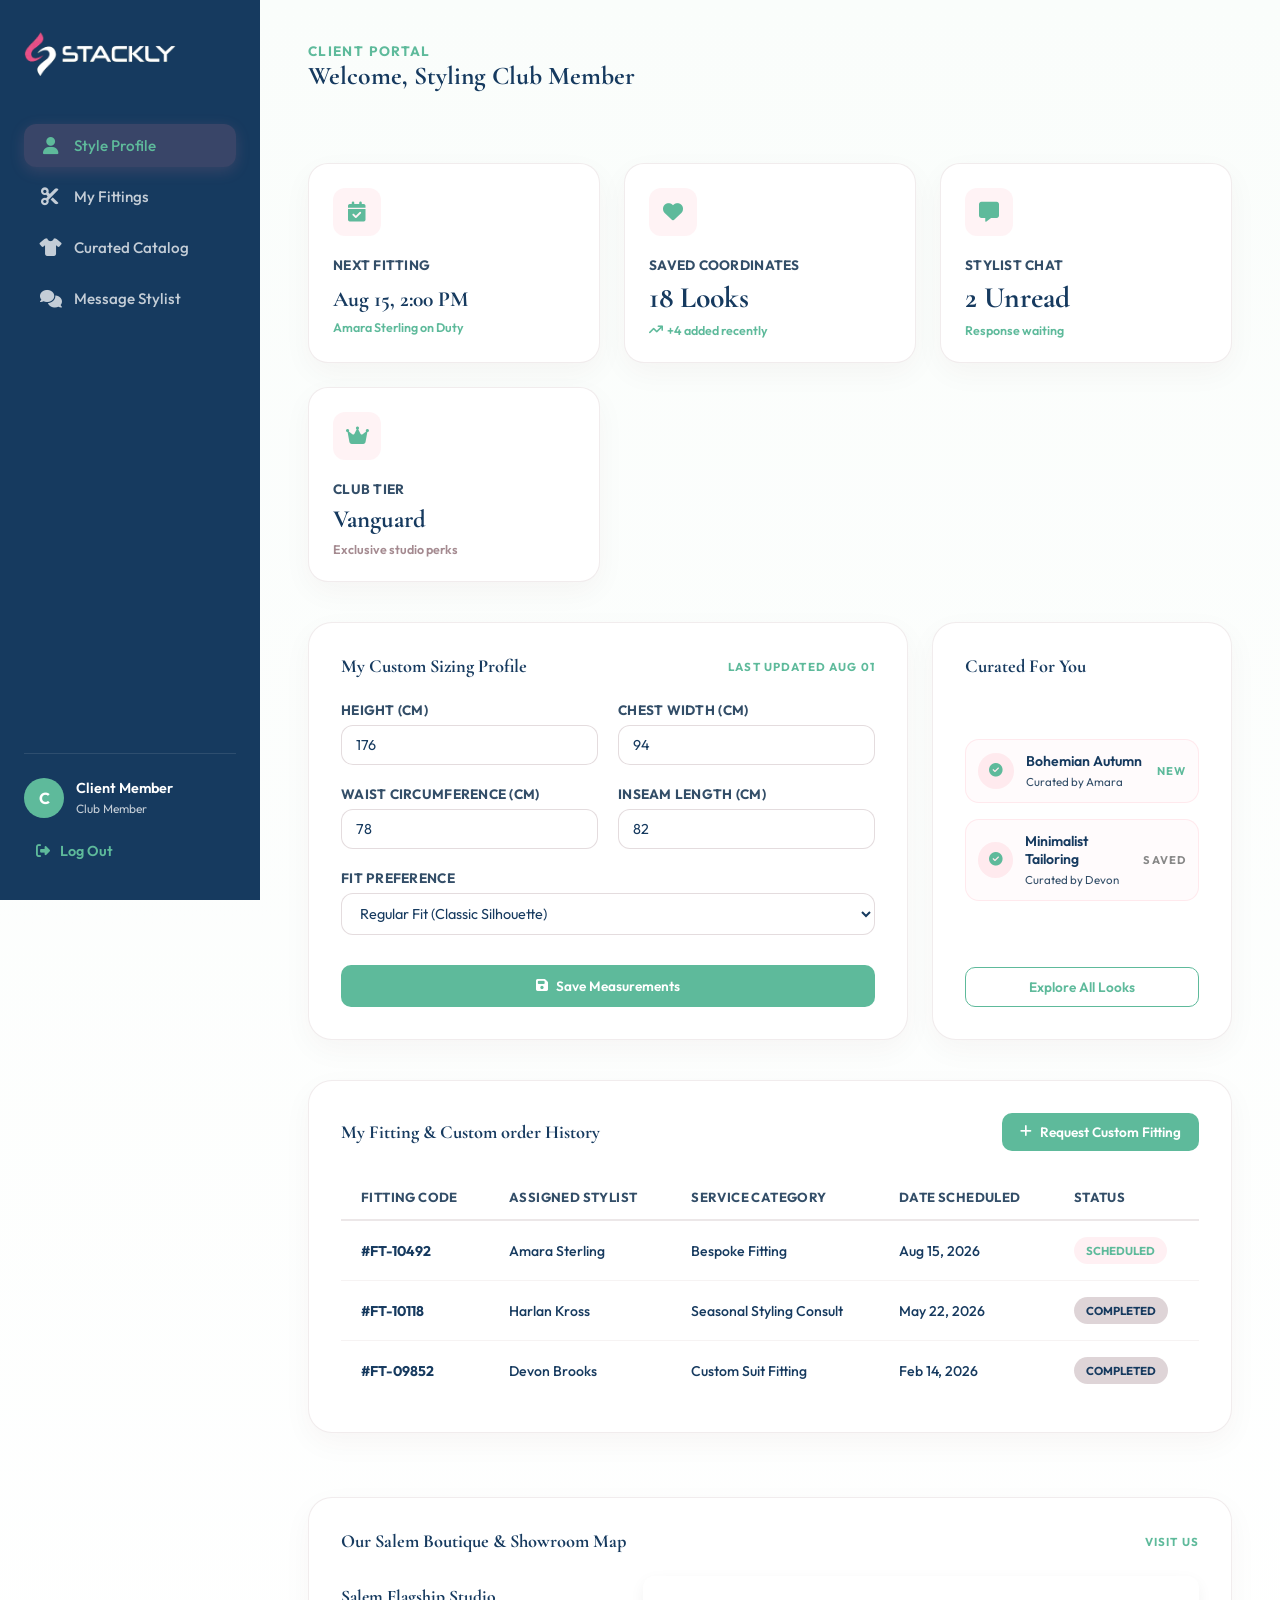
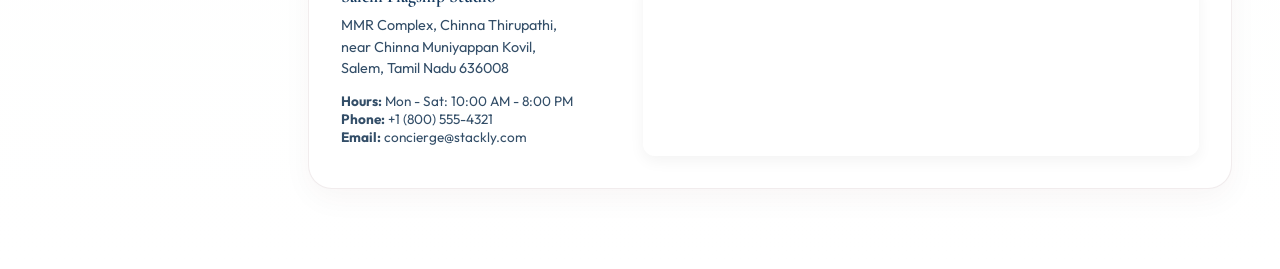
<file: clientdashboard.html>
<!DOCTYPE html>
<html lang="en">
<head>
    <meta charset="UTF-8">
    <meta name="viewport" content="width=device-width, initial-scale=1.0">
    <title>Client Dashboard - STACKLY Fashion Studio</title>
    <meta name="description" content="View your styling appointments, custom sizing profile, and exclusive designer recommendations.">
    <!-- Google Fonts: Plus Jakarta Sans & Outfit -->
    <link rel="preconnect" href="https://fonts.googleapis.com">
    <link rel="preconnect" href="https://fonts.gstatic.com" crossorigin>
    <link href="https://fonts.googleapis.com/css2?family=Outfit:wght@300;400;500;600;700;800&family=Plus+Jakarta+Sans:wght@300;400;500;600;700;800&display=swap" rel="stylesheet">
    <!-- Font Awesome Icons -->
    <link rel="stylesheet" href="https://cdnjs.cloudflare.com/ajax/libs/font-awesome/6.4.0/css/all.min.css">
    <!-- Style Sheets -->
    <link rel="stylesheet" href="css/style.css">
    <link rel="stylesheet" href="css/dashboard.css">
</head>
<body class="dashboard-body">

    <div class="dashboard-wrapper">
        
        <!-- ===== SIDEBAR NAVIGATION ===== -->
        <aside class="dashboard-sidebar" id="sidebar-drawer">
            <a href="index.html" class="db-sidebar-brand">
                <img src="assets/home/stackly-logo.webp" alt="STACKLY Logo" class="db-brand-logo">
             
            </a>
            
            <ul class="db-sidebar-menu">
                <li class="db-menu-item active">
                    <a href="#">
                        <i class="fa-solid fa-user"></i>
                        <span>Style Profile</span>
                    </a>
                </li>
                <li class="db-menu-item">
                    <a href="404.html">
                        <i class="fa-solid fa-scissors"></i>
                        <span>My Fittings</span>
                    </a>
                </li>
                <li class="db-menu-item">
                    <a href="404.html">
                        <i class="fa-solid fa-shirt"></i>
                        <span>Curated Catalog</span>
                    </a>
                </li>
                <li class="db-menu-item">
                    <a href="404.html">
                        <i class="fa-solid fa-comments"></i>
                        <span>Message Stylist</span>
                    </a>
                </li>
            </ul>
            
            <div class="db-sidebar-footer">
                <div class="db-user-profile">
                    <div class="db-avatar" id="client-avatar">C</div>
                    <div class="db-user-info">
                        <p id="client-name-display">Client Member</p>
                        <span>Club Member</span>
                    </div>
                </div>
                <a href="index.html" class="btn-db-logout" id="btn-logout-action">
                    <i class="fa-solid fa-right-from-bracket"></i>
                    <span>Log Out</span>
                </a>
            </div>
        </aside>

        <!-- ===== MAIN CONTENT AREA ===== -->
        <main class="dashboard-main">
            
            <!-- Top Navigation Bar -->
            <header class="db-header">
                <div class="db-menu-toggle" id="sidebar-hamburger-btn">
                    <i class="fa-solid fa-bars"></i>
                </div>
                
                <div class="db-welcome-section" style="margin-bottom: 0;">
                    <span class="db-eyebrow">Client Portal</span>
                    <h1 class="db-title" id="welcome-client-title" style="font-size: 1.6rem; margin-top: 0;">Welcome, Styling Club Member</h1>
                </div>
                
                <div class="db-header-actions">
                </div>
            </header>
            
            <!-- Metrics Cards Grid -->
            <section class="db-stats-grid" style="margin-top: 32px;">
                <!-- Card 1: Next Fitting -->
                <div class="db-stat-card">
                    <div class="db-stat-icon-wrapper">
                        <i class="fa-solid fa-calendar-check"></i>
                    </div>
                    <span class="db-stat-label">Next Fitting</span>
                    <div class="db-stat-value" style="font-size: 1.35rem; margin: 12px 0 8px 0;">Aug 15, 2:00 PM</div>
                    <span class="db-stat-growth positive">
                        <span>Amara Sterling on Duty</span>
                    </span>
                </div>
                
                <!-- Card 2: Saved Looks -->
                <div class="db-stat-card">
                    <div class="db-stat-icon-wrapper">
                        <i class="fa-solid fa-heart"></i>
                    </div>
                    <span class="db-stat-label">Saved Coordinates</span>
                    <div class="db-stat-value">18 Looks</div>
                    <span class="db-stat-growth positive">
                        <i class="fa-solid fa-arrow-trend-up"></i>
                        <span>+4 added recently</span>
                    </span>
                </div>
                
                <!-- Card 3: Stylist Messages -->
                <div class="db-stat-card">
                    <div class="db-stat-icon-wrapper">
                        <i class="fa-solid fa-message"></i>
                    </div>
                    <span class="db-stat-label">Stylist Chat</span>
                    <div class="db-stat-value">2 Unread</div>
                    <span class="db-stat-growth positive" style="color: var(--primary);">
                        <span>Response waiting</span>
                    </span>
                </div>
                
                <!-- Card 4: Tier Level -->
                <div class="db-stat-card">
                    <div class="db-stat-icon-wrapper">
                        <i class="fa-solid fa-crown"></i>
                    </div>
                    <span class="db-stat-label">Club Tier</span>
                    <div class="db-stat-value" style="font-size: 1.55rem;">Vanguard</div>
                    <span class="db-stat-growth neutral">
                        <span>Exclusive studio perks</span>
                    </span>
                </div>
            </section>
            
            <!-- Bento Box: Profile & Sizing -->
            <section class="db-bento-grid">
                <!-- Left: Custom Sizing Profile -->
                <div class="db-bento-card">
                    <div class="db-bento-header">
                        <h2 class="db-bento-title">My Custom Sizing Profile</h2>
                        <span class="db-eyebrow" style="font-size: 0.72rem;">Last Updated Aug 01</span>
                    </div>
                    
                    <form id="sizing-profile-form" style="display: grid; grid-template-columns: 1fr 1fr; gap: 20px; margin-top: 16px;">
                        <div class="form-group" style="margin-bottom: 0;">
                            <label class="db-stat-label" style="display:block; margin-bottom:6px;">Height (cm)</label>
                            <input type="number" class="db-search-input" value="176" style="padding: 10px 14px;">
                        </div>
                        <div class="form-group" style="margin-bottom: 0;">
                            <label class="db-stat-label" style="display:block; margin-bottom:6px;">Chest Width (cm)</label>
                            <input type="number" class="db-search-input" value="94" style="padding: 10px 14px;">
                        </div>
                        <div class="form-group" style="margin-bottom: 0;">
                            <label class="db-stat-label" style="display:block; margin-bottom:6px;">Waist Circumference (cm)</label>
                            <input type="number" class="db-search-input" value="78" style="padding: 10px 14px;">
                        </div>
                        <div class="form-group" style="margin-bottom: 0;">
                            <label class="db-stat-label" style="display:block; margin-bottom:6px;">Inseam Length (cm)</label>
                            <input type="number" class="db-search-input" value="82" style="padding: 10px 14px;">
                        </div>
                        <div class="form-group" style="grid-column: span 2; margin-bottom: 0;">
                            <label class="db-stat-label" style="display:block; margin-bottom:6px;">Fit Preference</label>
                            <select class="db-search-input" style="padding: 10px 14px; appearance: auto;">
                                <option value="slim">Slim Fit (Structured Silhouette)</option>
                                <option value="regular" selected>Regular Fit (Classic Silhouette)</option>
                                <option value="relaxed">Relaxed Fit (Contemporary Casual)</option>
                            </select>
                        </div>
                        
                        <div style="grid-column: span 2; margin-top: 10px;">
                            <button type="submit" class="btn-db-action-primary" style="width: 100%; justify-content: center; padding: 12px;">
                                <i class="fa-solid fa-floppy-disk"></i>
                                <span>Save Measurements</span>
                            </button>
                        </div>
                    </form>
                </div>
                
                <!-- Right: Stylist Recommendations -->
                <div class="db-bento-card" style="display:flex; flex-direction:column; justify-content:space-between;">
                    <div class="db-bento-header" style="margin-bottom: 12px;">
                        <h2 class="db-bento-title">Curated For You</h2>
                    </div>
                    
                    <div style="display:flex; flex-direction:column; gap:16px;">
                        <div class="db-stylist-row" style="border:1px solid rgba(255,133,152,0.15); padding:12px; border-radius:14px; background-color:rgba(255,133,152,0.03);">
                            <div class="db-stylist-meta">
                                <div class="db-stylist-avatar" style="background-color:rgba(255,133,152,0.15);"><i class="fa-solid fa-circle-check" style="color:var(--primary);"></i></div>
                                <div class="db-stylist-name">
                                    <p>Bohemian Autumn</p>
                                    <span>Curated by Amara</span>
                                </div>
                            </div>
                            <span class="db-eyebrow" style="font-size:0.7rem;">New</span>
                        </div>
                        
                        <div class="db-stylist-row" style="border:1px solid rgba(255,133,152,0.15); padding:12px; border-radius:14px; background-color:rgba(255,133,152,0.03);">
                            <div class="db-stylist-meta">
                                <div class="db-stylist-avatar" style="background-color:rgba(255,133,152,0.15);"><i class="fa-solid fa-circle-check" style="color:var(--primary);"></i></div>
                                <div class="db-stylist-name">
                                    <p>Minimalist Tailoring</p>
                                    <span>Curated by Devon</span>
                                </div>
                            </div>
                            <span class="db-eyebrow" style="font-size:0.7rem; color:#888;">Saved</span>
                        </div>
                    </div>
                    
                    <a href="404.html" class="btn-db-action-primary" style="margin-top:16px; background-color:transparent; border:1px solid var(--primary); color:var(--primary); justify-content:center;">
                        <span>Explore All Looks</span>
                    </a>
                </div>
            </section>
            
            <!-- Table Section: Fitting History -->
            <section class="db-table-card">
                <div class="db-table-header">
                    <h2 class="db-table-title">My Fitting & Custom order History</h2>
                    <a href="404.html" class="btn-db-action-primary" style="text-decoration: none;">
                        <i class="fa-solid fa-plus"></i>
                        <span>Request Custom Fitting</span>
                    </a>
                </div>
                
                <div class="db-table-responsive">
                    <table class="db-table">
                        <thead>
                            <tr>
                                <th>Fitting Code</th>
                                <th>Assigned Stylist</th>
                                <th>Service Category</th>
                                <th>Date Scheduled</th>
                                <th>Status</th>
                            </tr>
                        </thead>
                        <tbody>
                            <tr>
                                <td><strong>#FT-10492</strong></td>
                                <td>Amara Sterling</td>
                                <td>Bespoke Fitting</td>
                                <td>Aug 15, 2026</td>
                                <td><span class="db-status-badge scheduled">Scheduled</span></td>
                            </tr>
                            <tr>
                                <td><strong>#FT-10118</strong></td>
                                <td>Harlan Kross</td>
                                <td>Seasonal Styling Consult</td>
                                <td>May 22, 2026</td>
                                <td><span class="db-status-badge completed">Completed</span></td>
                            </tr>
                            <tr>
                                <td><strong>#FT-09852</strong></td>
                                <td>Devon Brooks</td>
                                <td>Custom Suit Fitting</td>
                                <td>Feb 14, 2026</td>
                                <td><span class="db-status-badge completed">Completed</span></td>
                            </tr>
                        </tbody>
                    </table>
                </div>
            </section>

            <!-- ===== Salem Studio Location Section ===== -->
            <section class="db-bento-grid" style="margin-top: 24px;">
                <div class="db-bento-card" style="grid-column: span 2;">
                    <div class="db-bento-header">
                        <h2 class="db-bento-title">Our Salem Boutique & Showroom Map</h2>
                        <span class="db-eyebrow" style="font-size: 0.72rem;">Visit Us</span>
                    </div>
                    <div style="display: grid; grid-template-columns: 1fr 2fr; gap: 24px; margin-top: 16px; align-items: center;">
                        <div>
                            <h3 style="font-family: var(--font-heading); font-size: 1.1rem; color: var(--primary-dark); margin-bottom: 8px;">Salem Flagship Studio</h3>
                            <p style="font-family: var(--font-body); font-size: 0.9rem; color: var(--text-body); line-height: 1.5; margin-bottom: 12px;">
                                MMR Complex, Chinna Thirupathi,<br>
                                near Chinna Muniyappan Kovil,<br>
                                Salem, Tamil Nadu 636008
                            </p>
                            <p style="font-family: var(--font-body); font-size: 0.85rem; color: var(--text-body);">
                                <strong>Hours:</strong> Mon - Sat: 10:00 AM - 8:00 PM<br>
                                <strong>Phone:</strong> +1 (800) 555-4321<br>
                                <strong>Email:</strong> concierge@stackly.com
                            </p>
                        </div>
                        <div style="border-radius: 12px; overflow: hidden; height: 180px; border: 1.5px solid var(--glass-border); box-shadow: 0 5px 15px rgba(0,0,0,0.05);">
                            <iframe src="https://maps.google.com/maps?q=MMR%20Complex,%20Chinna%20Thirupathi,%20near%20Chinna%20Muniyappan%20Kovil,%20Salem,%20Tamil%20Nadu%20636008&t=&z=14&ie=UTF8&iwloc=&output=embed" width="100%" height="100%" style="border:0;" allowfullscreen="" loading="lazy"></iframe>
                        </div>
                    </div>
                </div>
            </section>

        </main>
        
    </div>

    <!-- JavaScript code for hamburger sidebar toggle, name loading and log out -->
    <script>
        document.addEventListener("DOMContentLoaded", () => {
            const hamburgerBtn = document.getElementById("sidebar-hamburger-btn");
            const sidebar = document.getElementById("sidebar-drawer");
            const btnLogout = document.getElementById("btn-logout-action");
            
            // Toggle sidebar active state on mobile
            if (hamburgerBtn && sidebar) {
                hamburgerBtn.addEventListener("click", (e) => {
                    sidebar.classList.toggle("active");
                    e.stopPropagation();
                });
                
                document.addEventListener("click", (e) => {
                    if (sidebar.classList.contains("active") && !sidebar.contains(e.target) && e.target !== hamburgerBtn) {
                        sidebar.classList.remove("active");
                    }
                });
            }
            
            // Dynamic Name Loader from LocalStorage
            const storedEmail = localStorage.getItem('stacklyUserEmail');
            const welcomeText = document.getElementById('welcome-client-title');
            const nameDisplay = document.getElementById('client-name-display');
            const avatarDisplay = document.getElementById('client-avatar');
            
            if (storedEmail) {
                // Extract part before @
                const username = storedEmail.split('@')[0];
                const capitalizedName = username.charAt(0).toUpperCase() + username.slice(1);
                
                if (welcomeText) {
                    welcomeText.textContent = `Welcome back, ${capitalizedName}`;
                }
                if (nameDisplay) {
                    nameDisplay.textContent = capitalizedName;
                }
                if (avatarDisplay) {
                    avatarDisplay.textContent = capitalizedName.charAt(0);
                }
            }
            
            // Sizing form submit notification
            const sizingForm = document.getElementById("sizing-profile-form");
            if (sizingForm) {
                sizingForm.addEventListener("submit", (e) => {
                    e.preventDefault();
                    alert("Your sizing profile measurements have been saved successfully!");
                });
            }
            
            // Log out handler
            if (btnLogout) {
                btnLogout.addEventListener("click", () => {
                    localStorage.removeItem('stacklyUserEmail');
                    localStorage.removeItem('stacklyUserRole');
                });
            }
        });
    </script>
</body>
</html>
</file>
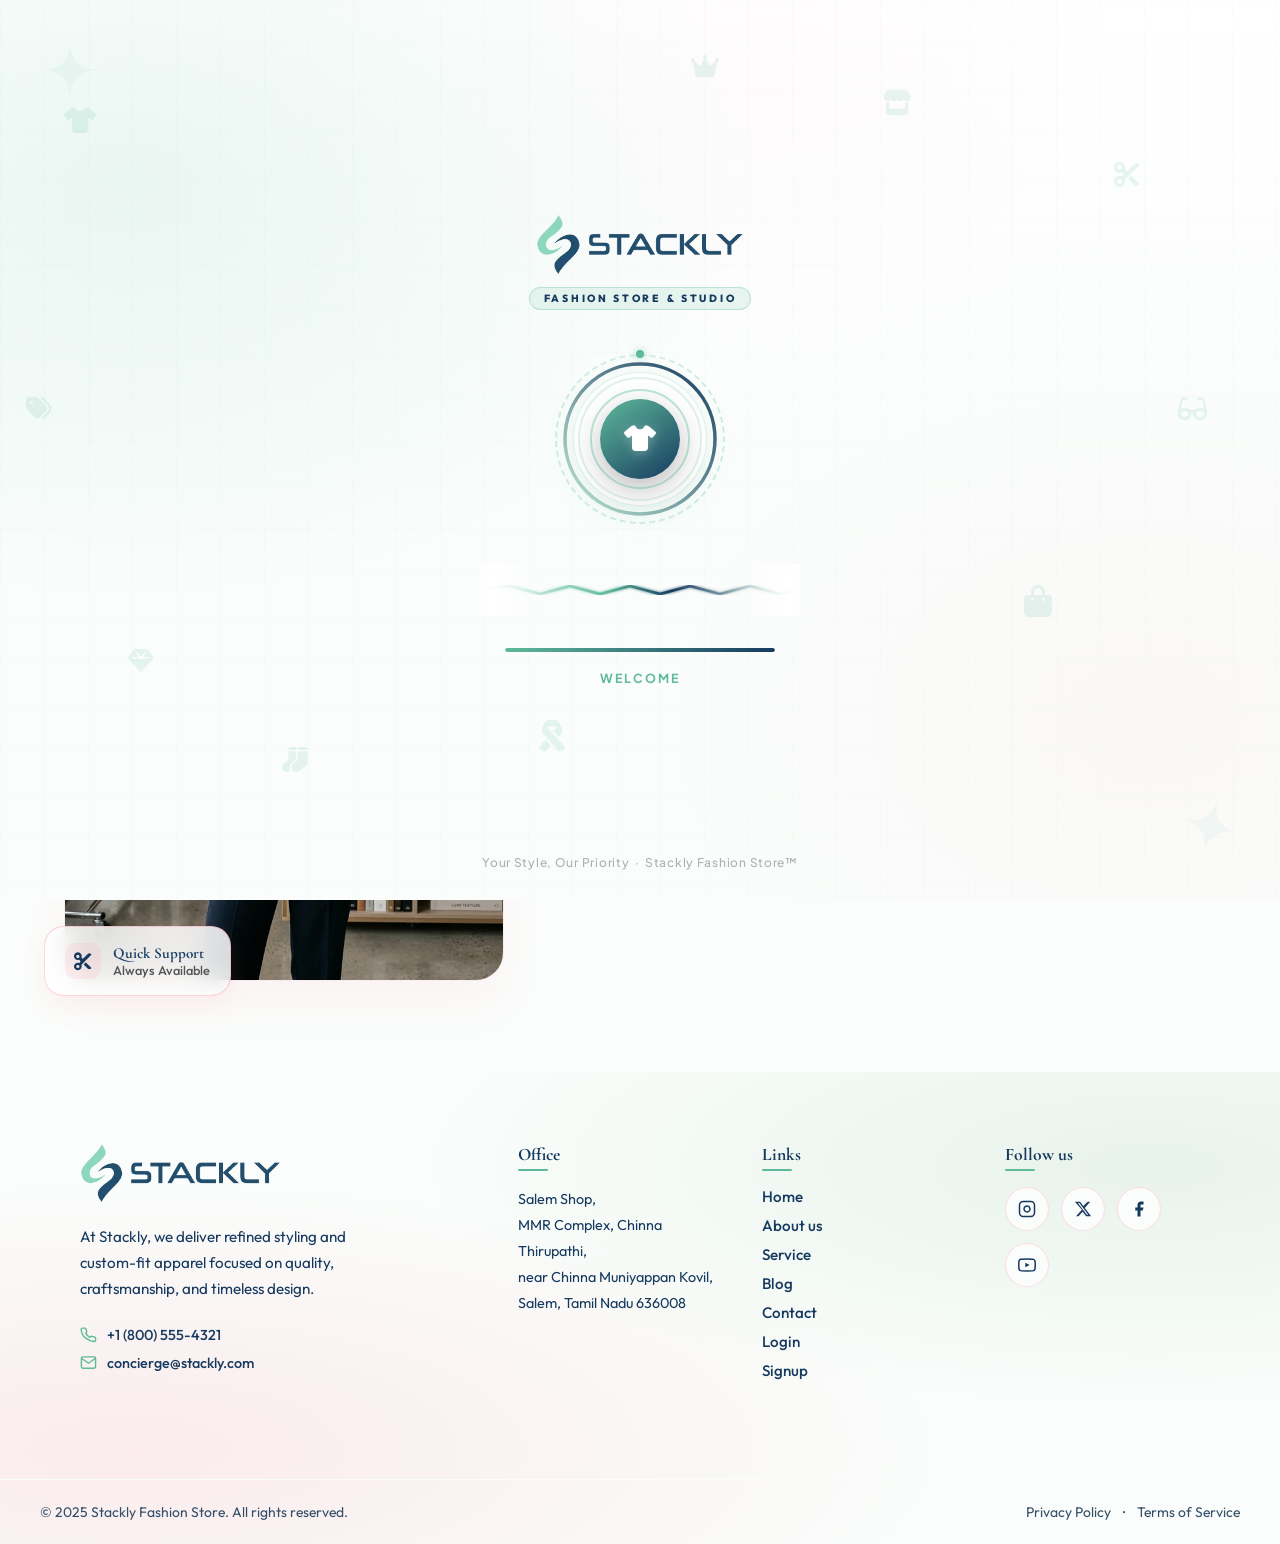
<file: login.html>
<!DOCTYPE html>
<html lang="en">
<head>
    <meta charset="UTF-8">
    <meta name="viewport" content="width=device-width, initial-scale=1.0">
    <title>Login - STACKLY fashion store</title>
    <meta name="description" content="Secure login to Stackly Fashion Studio. Access client style profiles, sizing details, and custom coordinates.">
    <!-- Google Fonts: Plus Jakarta Sans & Outfit -->
    <link rel="preconnect" href="https://fonts.googleapis.com">
    <link rel="preconnect" href="https://fonts.gstatic.com" crossorigin>
    <link href="https://fonts.googleapis.com/css2?family=Outfit:wght@300;400;500;600;700;800&family=Plus+Jakarta+Sans:wght@300;400;500;600;700;800&display=swap" rel="stylesheet">
    <link rel="stylesheet" href="https://cdnjs.cloudflare.com/ajax/libs/font-awesome/6.4.0/css/all.min.css">
    <link rel="stylesheet" href="css/style.css">
    <link rel="stylesheet" href="css/auth.css">
    <link rel="stylesheet" href="css/loading.css">
</head>
<body class="login-page">

    <!-- Scroll Progress Indicator Bar -->
    <div class="scroll-progress-container">
        <div class="scroll-progress-bar" id="page-scroll-indicator"></div>
    </div>

    <!-- Main Outer Wrapper -->
    <div class="site-wrapper" id="page-wrapper-container">
        
        <!-- Floating Pill-Shaped Navbar Header -->
        <header class="navbar-wrapper">
            <div class="navbar-pill" id="navbar-pill-element">
                <a href="index.html" class="navbar-brand" id="stackly-logo-home">
                    <!-- Brand Logo Image (stackly-logo.webp) -->
                    <img src="assets/home/stackly-logo.webp" alt="STACKLY Logo" class="brand-logo-img">
                </a>
                
                                <nav class="navbar-links" id="main-nav-links">
                    <a href="index.html" class="nav-item " id="nav-item-home">Home</a>
                    <a href="about.html" class="nav-item " id="nav-item-about">About us</a>
                    <a href="service.html" class="nav-item " id="nav-item-services">Service</a>
                    <a href="products.html" class="nav-item " id="nav-item-products">Products</a>
                    <a href="blog.html" class="nav-item " id="nav-item-blog">Blog</a>
                    <a href="contact.html" class="nav-item " id="nav-item-contact">Contact</a>
                    <!-- Mobile Nav Actions -->
                    <div class="mobile-nav-actions">
                        <a href="cart.html" class="btn-mobile-cart" style="color: var(--primary-dark); font-weight: 600; margin-bottom: 10px; display: block; text-decoration: none;"><i class="fa-solid fa-bag-shopping"></i> Cart</a>
                        <a href="login.html" class="btn-login">Login</a>
                        <a href="signup.html" class="btn-signup">Signup</a>
                    </div>
                </nav>

                                <div class="navbar-actions">
                    <a href="cart.html" class="btn-cart-nav" id="btn-navbar-cart" aria-label="View Cart" style="position: relative; margin-right: 20px; color: var(--primary-dark); font-size: 1.25rem; display: inline-flex; align-items: center; text-decoration: none; transition: var(--transition-quick);">
                        <i class="fa-solid fa-bag-shopping"></i>
                        <span class="cart-badge" id="nav-cart-count" style="position: absolute; top: -8px; right: -10px; background-color: var(--primary); color: white; border-radius: 50%; width: 16px; height: 16px; display: none; align-items: center; justify-content: center; font-size: 0.65rem; font-weight: 700;">0</span>
                    </a>
                    <a href="login.html" class="btn-login" id="btn-navbar-login" style="background: var(--primary); color: #ffffff;">Login</a>
                    <a href="signup.html" class="btn-signup" id="btn-navbar-signup">Signup</a>
                    
                    <button class="menu-hamburger" id="nav-menu-hamburger" aria-label="Toggle Navigation Menu" aria-expanded="false">
                        <span class="bar"></span>
                        <span class="bar"></span>
                        <span class="bar"></span>
                    </button>
                </div>
            </div>
        </header>

        <!-- Main Authentication Area -->
        <section class="auth-main-section">
            <div class="auth-grid">
                
                <!-- Left Column: Visual Area -->
                <div class="auth-info-col reveal-fade-right">
                    <span class="auth-eyebrow">
                        <span class="auth-eyebrow-dot"></span>
                        SECURE ACCESS
                    </span>
                    <h2 class="auth-main-heading">Welcome back to<br><span>Stackly Fashion Studio</span></h2>
                    <p class="auth-main-desc">Access your personal style profiles, order history, tailoring measurements, and exclusive styling recommendations.</p>
                    
                    <!-- stylist Image Card with Parallax and Float chips -->
                    <div class="auth-img-frame">
                        <img src="assets/auth/login_designer.webp" alt="Smiling stylist designer" class="auth-image-inner">
                        
                        <!-- Chip 1: Secure Server -->
                        <div class="auth-float-chip auth-chip-top-right">
                            <span class="auth-chip-icon"><i class="fa-solid fa-lock"></i></span>
                            <div class="auth-chip-details">
                                <p>SSL Secure</p>
                                <span>256-bit Encrypted</span>
                            </div>
                        </div>
 
                        <!-- Chip 2: Quick Support -->
                        <div class="auth-float-chip auth-chip-bottom-left">
                            <span class="auth-chip-icon"><i class="fa-solid fa-scissors"></i></span>
                            <div class="auth-chip-details">
                                <p>Quick Support</p>
                                <span>Always Available</span>
                            </div>
                        </div>
                    </div>
                </div>

                <!-- Right Column: Glassmorphic Card -->
                <div class="auth-form-wrapper reveal-fade-left">
                    <div class="auth-card-glow" aria-hidden="true"></div>
                    <div class="auth-form-card">
                        
                        <!-- Switch Tabs (User / Admin) -->
                        <div class="auth-tabs-container">
                            <div class="auth-tabs">
                                <button type="button" class="auth-tab active" data-role="user">Fashion Studio Club Login</button>
                                <button type="button" class="auth-tab" data-role="admin">Admin Login</button>
                                <div class="auth-tab-slider"></div>
                            </div>
                        </div>

                        <form id="stackly-auth-form" data-redirect="dashboard.html" data-loading-text="Logging in..." autocomplete="on">
                            <!-- Hidden Field Tracking Active Role -->
                            <input type="hidden" name="role" id="input-role" value="user">

                            <div class="form-row">
                                <!-- Email Input Group -->
                                <div class="form-group">
                                    <label class="form-label role-dynamic-text" for="input-email" data-user-label="client Email Address" data-admin-label="Administrator Email Address">client Email Address</label>
                                    <input type="email" class="form-input" id="input-email" placeholder="username@gmail.com" required autocomplete="email">
                                    <div class="error-message">
                                        <svg viewBox="0 0 24 24" fill="none" stroke="currentColor" stroke-width="2.5" width="14" height="14">
                                            <circle cx="12" cy="12" r="10"></circle>
                                            <line x1="12" y1="8" x2="12" y2="12"></line>
                                            <line x1="12" y1="16" x2="12.01" y2="16"></line>
                                        </svg>
                                        <span class="error-text">Please enter a valid @gmail.com email.</span>
                                    </div>
                                </div>

                                <!-- Password Input Group with Eye option -->
                                <div class="form-group">
                                    <label class="form-label" for="input-password">Password</label>
                                    <div class="password-input-wrapper">
                                        <input type="password" class="form-input" id="input-password" placeholder="••••••••" required autocomplete="current-password">
                                        <button type="button" class="btn-eye-toggle" aria-label="Toggle Password Visibility">
                                            <!-- SVG Eye Open -->
                                            <svg class="icon-eye-open" viewBox="0 0 24 24" fill="none" stroke="currentColor" stroke-width="2" stroke-linecap="round" stroke-linejoin="round">
                                                <path d="M1 12s4-8 11-8 11 8 11 8-4 8-11 8-11-8-11-8z"></path>
                                                <circle cx="12" cy="12" r="3"></circle>
                                            </svg>
                                            <!-- SVG Eye Closed (hidden by default) -->
                                            <svg class="icon-eye-closed" viewBox="0 0 24 24" fill="none" stroke="currentColor" stroke-width="2" stroke-linecap="round" stroke-linejoin="round" style="display: none;">
                                                <path d="M17.94 17.94A10.07 10.07 0 0 1 12 20c-7 0-11-8-11-8a18.45 18.45 0 0 1 5.06-5.94M9.9 4.24A9.12 9.12 0 0 1 12 4c7 0 11 8 11 8a18.5 18.5 0 0 1-2.16 3.19m-6.72-1.07a3 3 0 1 1-4.24-4.24"></path>
                                                <line x1="1" y1="1" x2="23" y2="23"></line>
                                            </svg>
                                        </button>
                                    </div>
                                    <div class="error-message">
                                        <svg viewBox="0 0 24 24" fill="none" stroke="currentColor" stroke-width="2.5" width="14" height="14">
                                            <circle cx="12" cy="12" r="10"></circle>
                                            <line x1="12" y1="8" x2="12" y2="12"></line>
                                            <line x1="12" y1="16" x2="12.01" y2="16"></line>
                                        </svg>
                                        <span class="error-text">Please fill in this field.</span>
                                    </div>
                                </div>

                                <!-- Checkbox & Forgot Password Options Group -->
                                <div class="form-group checkbox-group">
                                    <div class="form-options-row">
                                        <label class="checkbox-container">
                                            <input type="checkbox" id="input-terms" class="form-checkbox" required>
                                            <span class="checkbox-text">I agree to the <a href="404.html">Terms & Conditions</a></span>
                                        </label>
                                        <a href="404.html" class="forgot-password-link">Forgot Password?</a>
                                    </div>
                                    <div class="error-message">
                                        <svg viewBox="0 0 24 24" fill="none" stroke="currentColor" stroke-width="2.5" width="14" height="14">
                                            <circle cx="12" cy="12" r="10"></circle>
                                            <line x1="12" y1="8" x2="12" y2="12"></line>
                                            <line x1="12" y1="16" x2="12.01" y2="16"></line>
                                        </svg>
                                        <span class="error-text">You must agree to the terms to proceed.</span>
                                    </div>
                                </div>
                            </div>

                            <!-- Form Action Button -->
                            <div class="form-actions">
                                <button type="submit" class="btn-form-submit" data-loading-text="Logging in...">
                                    <span>Login to Account</span>
                                </button>
                            </div>

                            <!-- Registration Switcher Text -->
                            <div class="auth-subtext">
                                Don't have an account?<a href="signup.html">Sign up</a>
                            </div>
                        </form>

                    </div>
                </div>

            </div>
        </section>

    </div>

    <!-- ===== Footer ===== -->
    <footer class="site-footer" id="site-footer">
        <div class="footer-bg-anim"></div>
        <div class="footer-inner">

            <!-- Col 1: Brand -->
            <div class="footer-col footer-brand-col">
                <a href="index.html" class="footer-logo-link">
                    <img src="assets/home/stackly-logo.webp" alt="Stackly Logo" class="footer-logo">
                </a>
                <p class="footer-tagline">At Stackly, we deliver refined styling and custom-fit apparel focused on quality, craftsmanship, and timeless design.</p>
                <div class="footer-contact-details">
                    <a href="tel:+18005551234" class="footer-contact-item">
                        <svg viewBox="0 0 24 24" fill="none" stroke="currentColor" stroke-width="2"><path d="M22 16.92v3a2 2 0 0 1-2.18 2 19.79 19.79 0 0 1-8.63-3.07A19.5 19.5 0 0 1 4.69 14a19.79 19.79 0 0 1-3.07-8.67A2 2 0 0 1 3.62 3h3a2 2 0 0 1 2 1.72c.127.96.361 1.903.7 2.81a2 2 0 0 1-.45 2.11L7.91 10.09a16 16 0 0 0 6 6l.91-.91a2 2 0 0 1 2.11-.45c.907.339 1.85.573 2.81.7A2 2 0 0 1 22 17.92z"/></svg>
                        +1 (800) 555-4321
                    </a>
                    <a href="mailto:concierge@stackly.com" class="footer-contact-item">
                        <svg viewBox="0 0 24 24" fill="none" stroke="currentColor" stroke-width="2"><path d="M4 4h16c1.1 0 2 .9 2 2v12c0 1.1-.9 2-2 2H4c-1.1 0-2-.9-2-2V6c0-1.1.9-2 2-2z"/><polyline points="22,6 12,13 2,6"/></svg>
                        concierge@stackly.com
                    </a>
                </div>
            </div>

            <!-- Col 2: Office -->
                        <div class="footer-col footer-office-col">
                <h4 class="footer-col-title">Office</h4>
                <address class="footer-address">
                    Salem Shop,<br>
                    MMR Complex, Chinna Thirupathi,<br>
                    near Chinna Muniyappan Kovil,<br>
                    Salem, Tamil Nadu 636008
                </address>
                <!-- Embedded Google Map -->
                <div class="footer-map" style="margin-top: 12px; border-radius: 8px; overflow: hidden; height: 100px; border: 1px solid rgba(255,255,255,0.1);">
                    <iframe src="https://maps.google.com/maps?q=MMR%20Complex,%20Chinna%20Thirupathi,%20near%20Chinna%20Muniyappan%20Kovil,%20Salem,%20Tamil%20Nadu%20636008&t=&z=14&ie=UTF8&iwloc=&output=embed" width="100%" height="100%" style="border:0;" allowfullscreen="" loading="lazy"></iframe>
                </div>
            </div>

            <!-- Col 3: Links -->
            <div class="footer-col footer-links-col">
                <h4 class="footer-col-title">Links</h4>
                <nav class="footer-nav">
                    <a href="index.html" class="footer-nav-link">Home</a>
                    <a href="about.html" class="footer-nav-link">About us</a>
                    <a href="service.html" class="footer-nav-link">Service</a>
                    <a href="blog.html" class="footer-nav-link">Blog</a>
                    <a href="contact.html" class="footer-nav-link">Contact</a>
                    <a href="login.html" class="footer-nav-link">Login</a>
                    <a href="signup.html" class="footer-nav-link">Signup</a>
                </nav>
            </div>

            <!-- Col 4: Follow Us -->
            <div class="footer-col footer-social-col">
                <h4 class="footer-col-title">Follow us</h4>
                <div class="footer-social-icons">
                    <a href="404.html" class="footer-social-btn" aria-label="Instagram">
                        <svg viewBox="0 0 24 24" fill="none" stroke="currentColor" stroke-width="2"><rect x="2" y="2" width="20" height="20" rx="5" ry="5"/><path d="M16 11.37A4 4 0 1 1 12.63 8 4 4 0 0 1 16 11.37z"/><line x1="17.5" y1="6.5" x2="17.51" y2="6.5"/></svg>
                    </a>
                    <a href="404.html" class="footer-social-btn" aria-label="X (Twitter)">
                        <svg viewBox="0 0 24 24" fill="currentColor"><path d="M18.244 2.25h3.308l-7.227 8.26 8.502 11.24H16.17l-4.714-6.231-5.401 6.231H2.748l7.73-8.835L1.254 2.25H8.08l4.253 5.622zm-1.161 17.52h1.833L7.084 4.126H5.117z"/></svg>
                    </a>
                    <a href="404.html" class="footer-social-btn" aria-label="Facebook">
                        <svg viewBox="0 0 24 24" fill="currentColor"><path d="M18 2h-3a5 5 0 0 0-5 5v3H7v4h3v8h4v-8h3l1-4h-4V7a1 1 0 0 1 1-1h3z"/></svg>
                    </a>
                    <a href="404.html" class="footer-social-btn" aria-label="YouTube">
                        <svg viewBox="0 0 24 24" fill="none" stroke="currentColor" stroke-width="2"><path d="M22.54 6.42a2.78 2.78 0 0 0-1.95-1.95C18.88 4 12 4 12 4s-6.88 0-8.59.46a2.78 2.78 0 0 0-1.95 1.96C1 8.12 1 12 1 12s0 3.88.46 5.58a2.78 2.78 0 0 0 1.95 1.95C5.12 20 12 20 12 20s6.88 0 8.59-.47a2.78 2.78 0 0 0 1.95-1.95C23 15.88 23 12 23 12s0-3.88-.46-5.58z"/><polygon fill="currentColor" stroke="none" points="9.75 15.02 15.5 12 9.75 8.98 9.75 15.02"/></svg>
                    </a>
                </div>
            </div>

        </div>

        <div class="footer-bottom">
            <p class="footer-copy">&copy; 2025 Stackly Fashion Store. All rights reserved.</p>
            <div class="footer-bottom-links">
                <a href="#">Privacy Policy</a>
                <span>·</span>
                <a href="#">Terms of Service</a>
            </div>
        </div>
    </footer>

    <!-- Custom Success Toast Popup -->
    <div class="success-toast" id="success-toast-message">
        <span class="success-toast-icon"><i class="fa-solid fa-check"></i></span>
        <span class="success-toast-text">Login Successful! Welcome back.</span>
    </div>

    <!-- Link JS script -->
    <script src="js/auth.js"></script>
    <script src="js/cart-helper.js"></script>
    <script src="js/loading.js"></script>
</body>
</html>
</file>
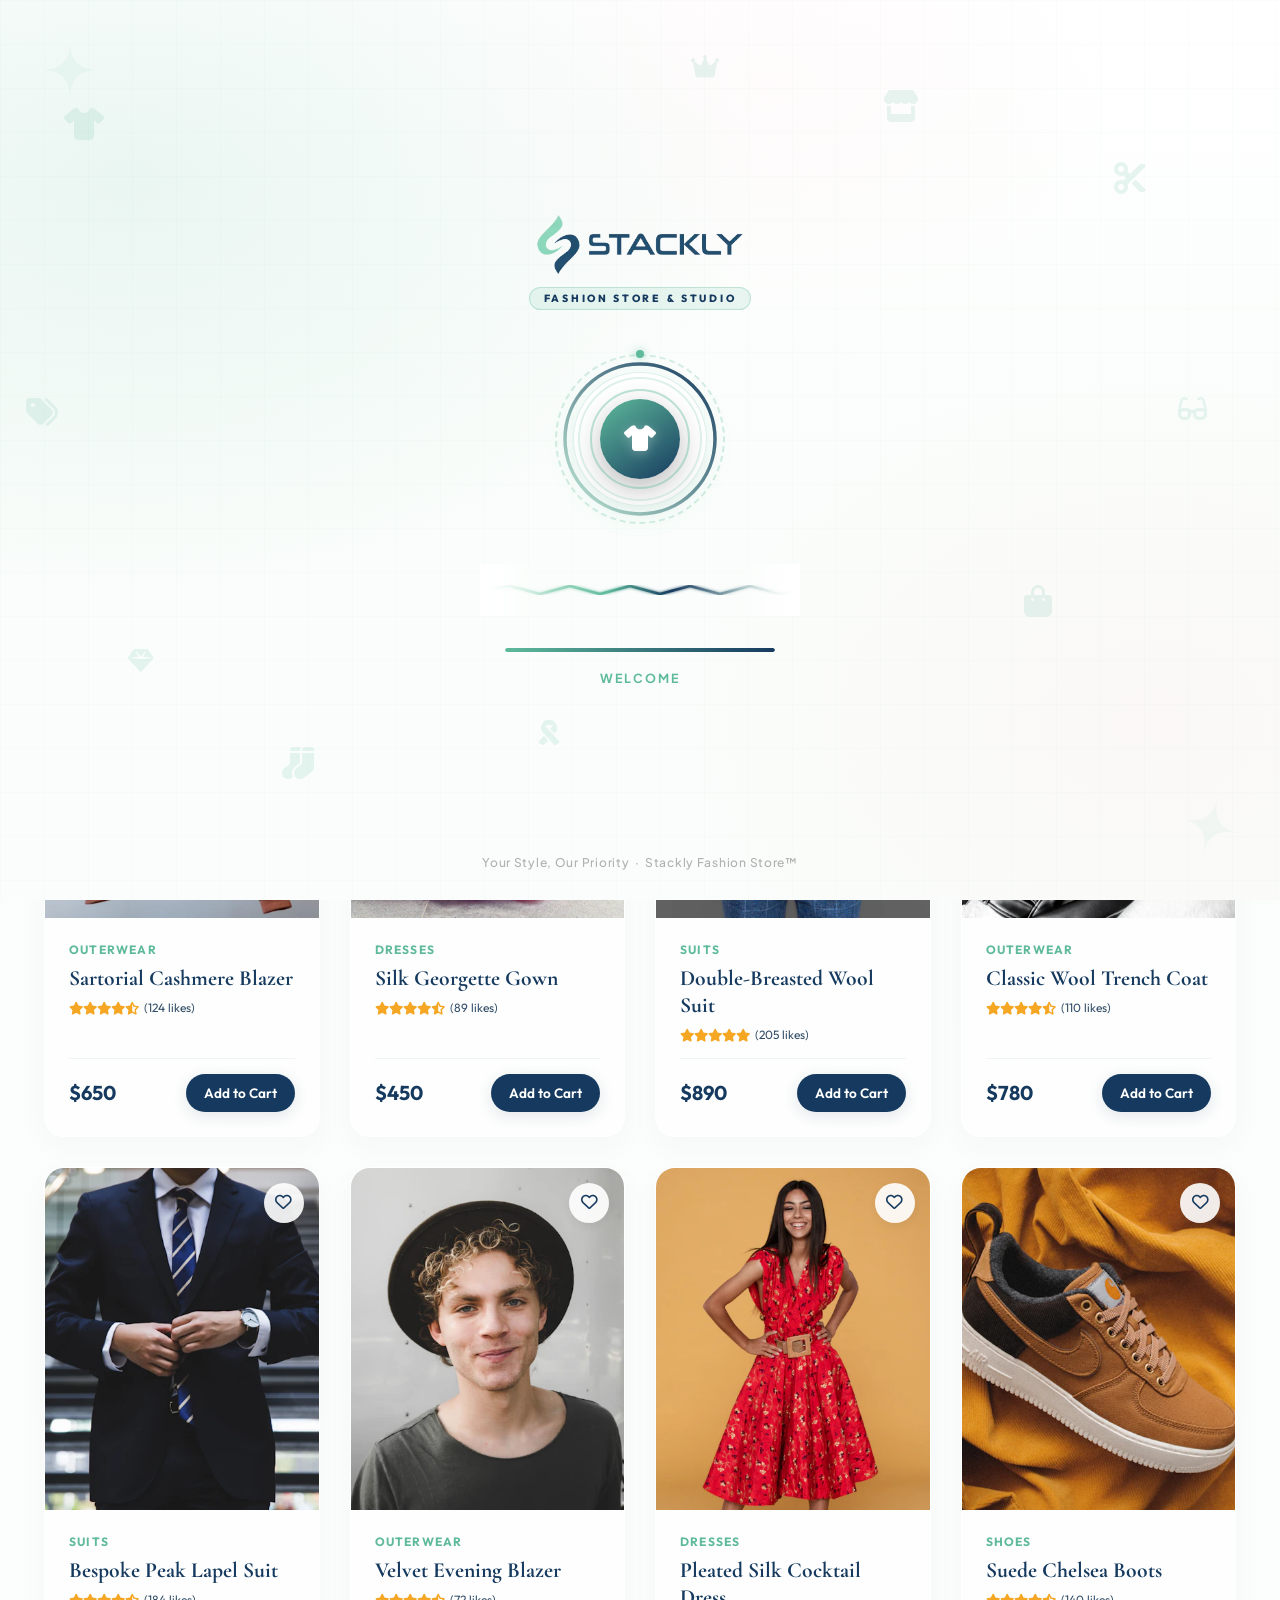
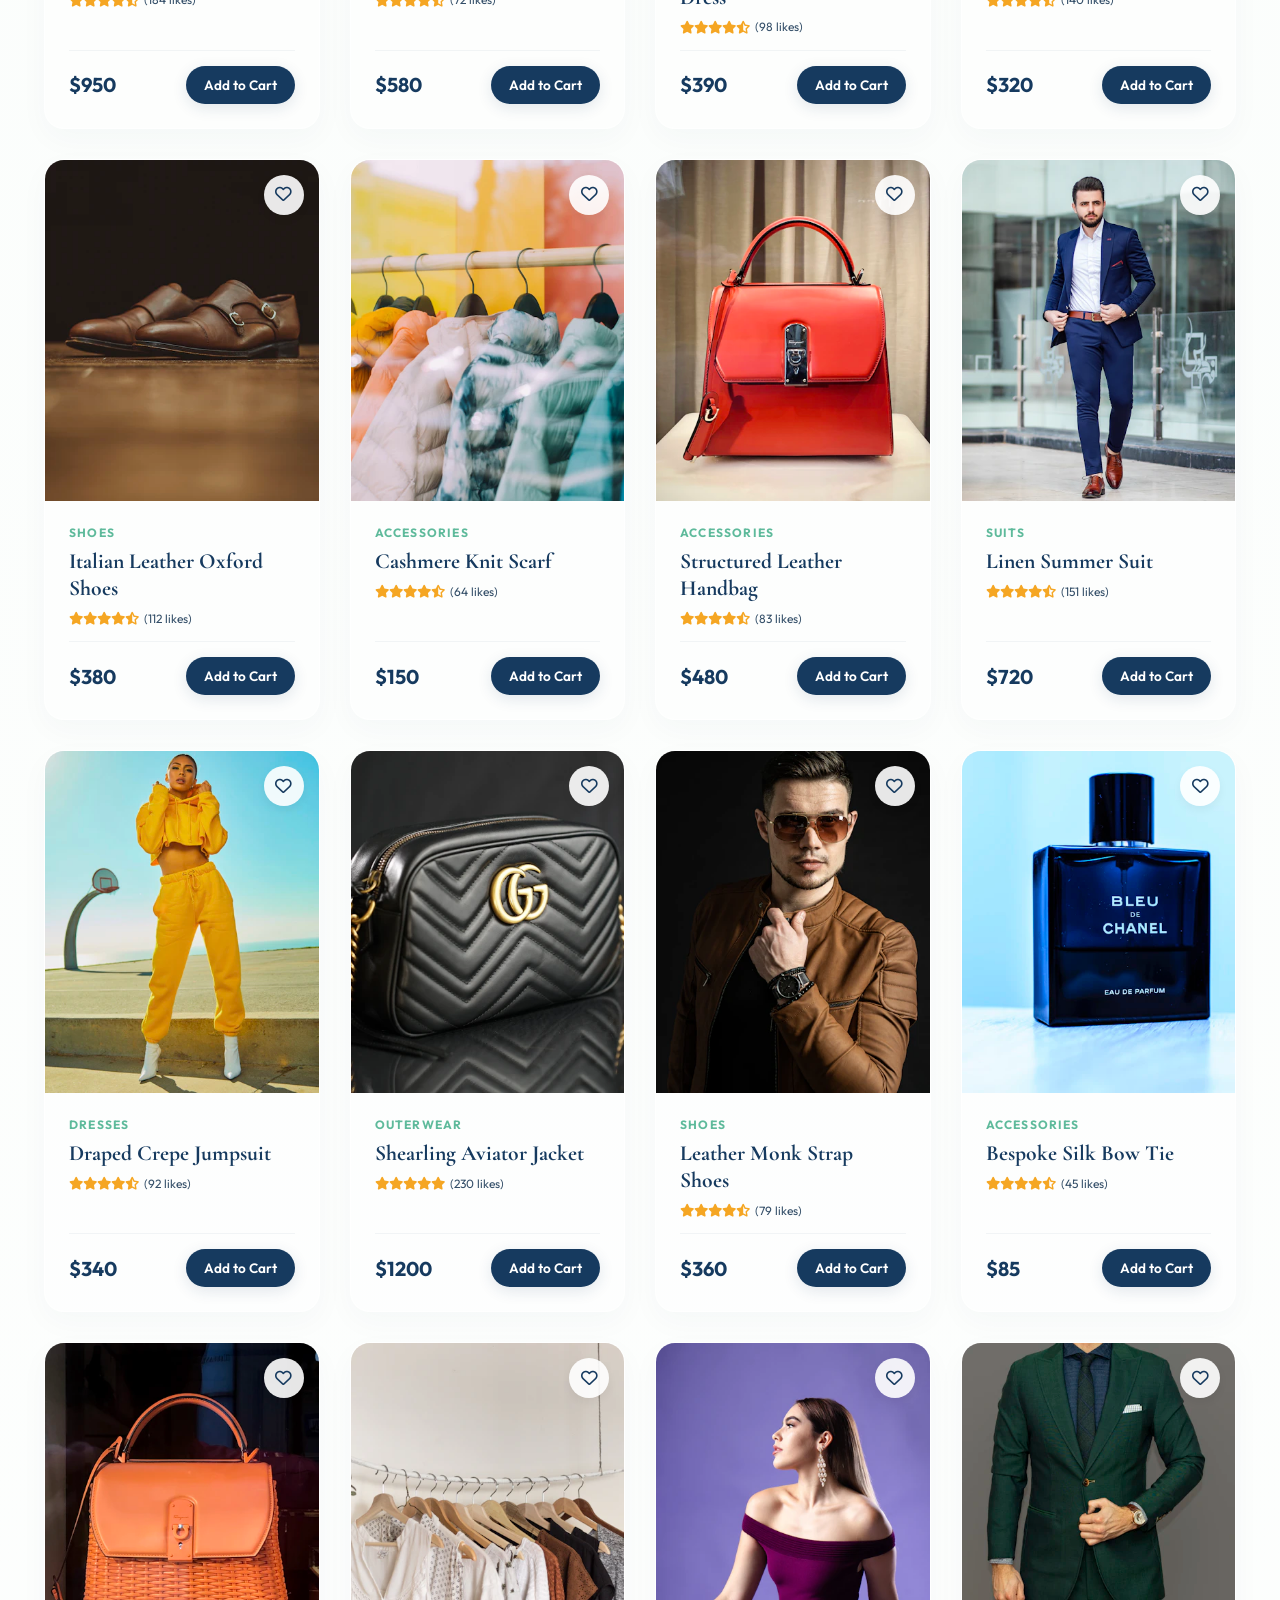
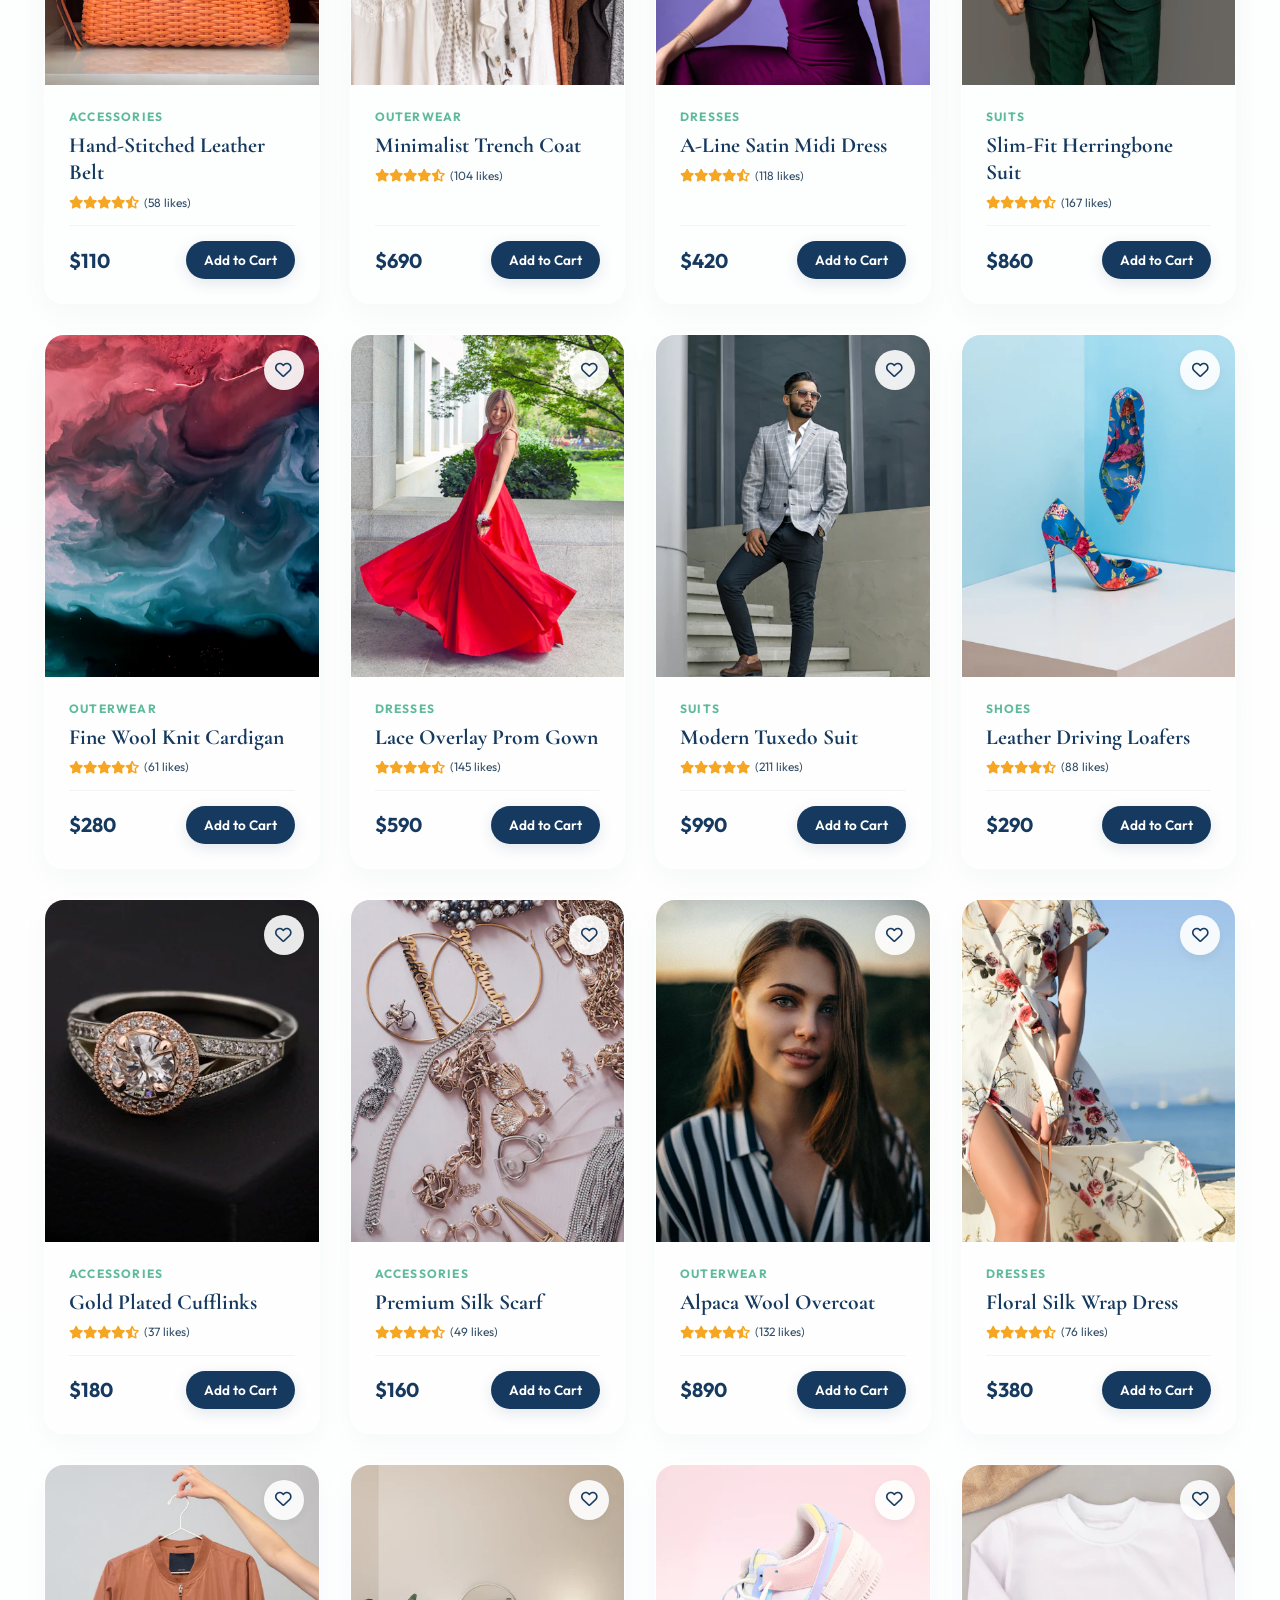
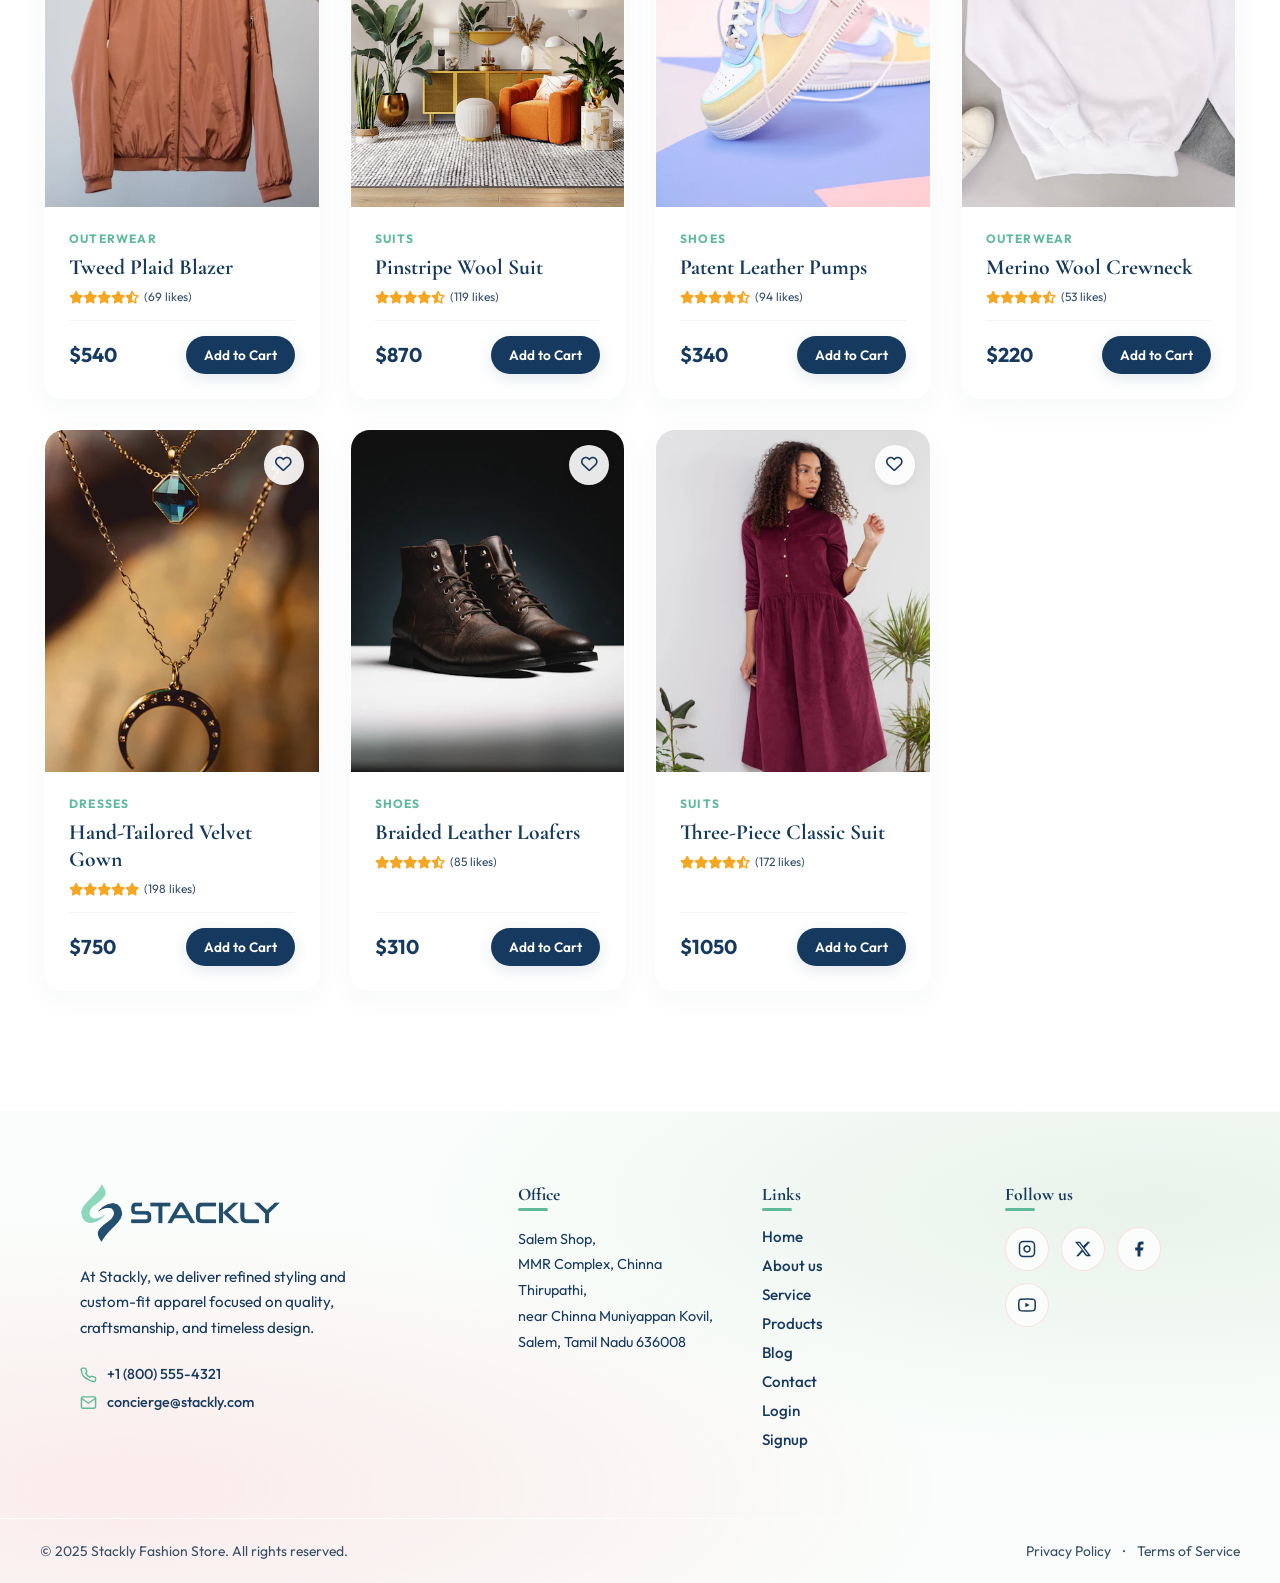
<file: products.html>
<!DOCTYPE html>
<html lang="en">
<head>
    <meta charset="UTF-8">
    <meta name="viewport" content="width=device-width, initial-scale=1.0">
    <title>Exquisite Collection - STACKLY Fashion Store</title>
    <meta name="description" content="Browse our curations of high-end tailoring, premium fabrics, and bespoke custom fitting apparel.">
    <!-- Google Fonts: Plus Jakarta Sans & Outfit & Cormorant Garamond -->
    <link rel="preconnect" href="https://fonts.googleapis.com">
    <link rel="preconnect" href="https://fonts.gstatic.com" crossorigin>
    <link href="https://fonts.googleapis.com/css2?family=Cormorant+Garamond:ital,wght@0,300;0,400;0,500;0,600;0,700;1,400&family=Outfit:wght@300;400;500;600;700;800&family=Plus+Jakarta+Sans:wght@300;400;500;600;700;800&display=swap" rel="stylesheet">
    <link rel="stylesheet" href="https://cdnjs.cloudflare.com/ajax/libs/font-awesome/6.4.0/css/all.min.css">
    <link rel="stylesheet" href="css/style.css">
    <link rel="stylesheet" href="css/products.css">
    <link rel="stylesheet" href="css/loading.css">
</head>
<body>

    <!-- Scroll Progress Indicator Bar -->
    <div class="scroll-progress-container">
        <div class="scroll-progress-bar" id="page-scroll-indicator"></div>
    </div>

    <!-- Main Outer Wrapper -->
    <div class="site-wrapper" id="page-wrapper-container">

        <!-- Floating Pill-Shaped Navbar Header -->
        <header class="navbar-wrapper reveal-fade" id="products-navbar">
            <div class="navbar-pill" id="navbar-pill-element">
                <a href="index.html" class="navbar-brand">
                    <!-- Brand Logo Image -->
                    <img src="assets/home/stackly-logo.webp" alt="STACKLY Logo" class="brand-logo-img">
                </a>
                
                <nav class="navbar-links" id="main-nav-links">
                    <a href="index.html" class="nav-item" id="nav-item-home">Home</a>
                    <a href="about.html" class="nav-item" id="nav-item-about">About us</a>
                    <a href="service.html" class="nav-item" id="nav-item-services">Service</a>
                    <a href="products.html" class="nav-item active" id="nav-item-products">Products</a>
                    <a href="blog.html" class="nav-item" id="nav-item-blog">Blog</a>
                    <a href="contact.html" class="nav-item" id="nav-item-contact">Contact</a>
                    <!-- Mobile Nav Actions -->
                    <div class="mobile-nav-actions">
                        <a href="cart.html" class="btn-mobile-cart" style="color: var(--primary-dark); font-weight: 600; margin-bottom: 10px; display: block; text-decoration: none;"><i class="fa-solid fa-bag-shopping"></i> Cart</a>
                        <a href="login.html" class="btn-login">Login</a>
                        <a href="signup.html" class="btn-signup">Signup</a>
                    </div>
                </nav>

                <div class="navbar-actions">
                    <a href="cart.html" class="btn-cart-nav" id="btn-navbar-cart" aria-label="View Cart" style="position: relative; margin-right: 20px; color: var(--primary-dark); font-size: 1.25rem; display: inline-flex; align-items: center; text-decoration: none; transition: var(--transition-quick);">
                        <i class="fa-solid fa-bag-shopping"></i>
                        <span class="cart-badge" id="nav-cart-count" style="position: absolute; top: -8px; right: -10px; background-color: var(--primary); color: white; border-radius: 50%; width: 16px; height: 16px; display: none; align-items: center; justify-content: center; font-size: 0.65rem; font-weight: 700;">0</span>
                    </a>
                    <a href="login.html" class="btn-login" id="btn-navbar-login">Login</a>
                    <a href="signup.html" class="btn-signup" id="btn-navbar-signup">Signup</a>
                    
                    <button class="menu-hamburger" id="nav-menu-hamburger" aria-label="Toggle Navigation Menu" aria-expanded="false">
                        <span class="bar"></span>
                        <span class="bar"></span>
                        <span class="bar"></span>
                    </button>
                </div>
            </div>
        </header>

        <!-- Products Hero Section -->
        <section class="products-hero">
            <h1 class="products-hero-title reveal-fade">The Autumn Collection</h1>
            <p class="products-hero-subtitle reveal-fade" style="animation-delay: 0.1s;">Uncompromising quality, premium craftsmanship, and custom fittings tailored to your profile.</p>
        </section>

        <!-- Controls Bar -->
        <section class="products-control-bar reveal-fade" style="animation-delay: 0.2s;">
            <!-- Search -->
            <div class="products-search-wrap">
                <i class="fa-solid fa-magnifying-glass products-search-icon"></i>
                <input type="text" id="search-input" class="products-search-input" placeholder="Search the collection...">
            </div>

            <!-- Categories -->
            <div class="products-filters" id="category-filters">
                <button class="filter-pill active" data-category="all">All</button>
                <button class="filter-pill" data-category="Suits">Bespoke Suits</button>
                <button class="filter-pill" data-category="Dresses">Dresses</button>
                <button class="filter-pill" data-category="Outerwear">Outerwear</button>
                <button class="filter-pill" data-category="Accessories">Accessories</button>
                <button class="filter-pill" data-category="Shoes">Shoes</button>
            </div>

            <!-- Sorting -->
            <div class="products-sort-wrap">
                <label for="sort-select" class="products-sort-label">Sort by</label>
                <select id="sort-select" class="products-sort-select">
                    <option value="default">Featured</option>
                    <option value="price-asc">Price: Low to High</option>
                    <option value="price-desc">Price: High to Low</option>
                    <option value="likes-desc">Popularity</option>
                </select>
            </div>
        </section>

        <!-- Products Showcase Grid -->
        <section class="products-container">
            <div class="products-grid" id="products-grid">
                <!-- Products dynamically injected here -->
                
                <!-- Empty Grid State -->
                <div class="products-empty-state" id="products-empty-state">
                    <i class="fa-solid fa-store-slash products-empty-icon"></i>
                    <h3 class="products-empty-title">No garments found</h3>
                    <p class="products-empty-desc">We couldn't find any products matching your selection. Try adjusting your filters or search term.</p>
                </div>
            </div>
        </section>

        <!-- ===== FOOTER ===== -->
        <footer class="site-footer" id="site-footer">
            <div class="footer-bg-anim"></div>
            <div class="footer-inner">
                <div class="footer-col footer-brand-col">
                    <a href="index.html" class="footer-logo-link">
                        <img src="assets/home/stackly-logo.webp" alt="STACKLY Logo" class="footer-logo">
                    </a>
                    <p class="footer-tagline">At Stackly, we deliver refined styling and custom-fit apparel focused on quality, craftsmanship, and timeless design.</p>
                    <div class="footer-contact-details">
                        <a href="tel:+18005551234" class="footer-contact-item">
                            <svg viewBox="0 0 24 24" fill="none" stroke="currentColor" stroke-width="2"><path d="M22 16.92v3a2 2 0 0 1-2.18 2 19.79 19.79 0 0 1-8.63-3.07A19.5 19.5 0 0 1 4.69 14a19.79 19.79 0 0 1-3.07-8.67A2 2 0 0 1 3.62 3h3a2 2 0 0 1 2 1.72c.127.96.361 1.903.7 2.81a2 2 0 0 1-.45 2.11L7.91 10.09a16 16 0 0 0 6 6l.91-.91a2 2 0 0 1 2.11-.45c.907.339 1.85.573 2.81.7A2 2 0 0 1 22 17.92z"/></svg>
                            +1 (800) 555-4321
                        </a>
                        <a href="mailto:concierge@stackly.com" class="footer-contact-item">
                            <svg viewBox="0 0 24 24" fill="none" stroke="currentColor" stroke-width="2"><path d="M4 4h16c1.1 0 2 .9 2 2v12c0 1.1-.9 2-2 2H4c-1.1 0-2-.9-2-2V6c0-1.1.9-2 2-2z"/><polyline points="22,6 12,13 2,6"/></svg>
                            concierge@stackly.com
                        </a>
                    </div>
                </div>
                            <div class="footer-col footer-office-col">
                <h4 class="footer-col-title">Office</h4>
                <address class="footer-address">
                    Salem Shop,<br>
                    MMR Complex, Chinna Thirupathi,<br>
                    near Chinna Muniyappan Kovil,<br>
                    Salem, Tamil Nadu 636008
                </address>
                <!-- Embedded Google Map -->
                <div class="footer-map" style="margin-top: 12px; border-radius: 8px; overflow: hidden; height: 100px; border: 1px solid rgba(255,255,255,0.1);">
                    <iframe src="https://maps.google.com/maps?q=MMR%20Complex,%20Chinna%20Thirupathi,%20near%20Chinna%20Muniyappan%20Kovil,%20Salem,%20Tamil%20Nadu%20636008&t=&z=14&ie=UTF8&iwloc=&output=embed" width="100%" height="100%" style="border:0;" allowfullscreen="" loading="lazy"></iframe>
                </div>
            </div>
                <div class="footer-col footer-links-col">
                    <h4 class="footer-col-title">Links</h4>
                    <nav class="footer-nav">
                        <a href="index.html" class="footer-nav-link">Home</a>
                        <a href="about.html" class="footer-nav-link">About us</a>
                        <a href="service.html" class="footer-nav-link">Service</a>
                        <a href="products.html" class="footer-nav-link">Products</a>
                        <a href="blog.html" class="footer-nav-link">Blog</a>
                        <a href="contact.html" class="footer-nav-link">Contact</a>
                        <a href="login.html" class="footer-nav-link">Login</a>
                        <a href="signup.html" class="footer-nav-link">Signup</a>
                    </nav>
                </div>
                <div class="footer-col footer-social-col">
                    <h4 class="footer-col-title">Follow us</h4>
                    <div class="footer-social-icons">
                        <a href="404.html" class="footer-social-btn" aria-label="Instagram"><svg viewBox="0 0 24 24" fill="none" stroke="currentColor" stroke-width="2"><rect x="2" y="2" width="20" height="20" rx="5" ry="5"/><path d="M16 11.37A4 4 0 1 1 12.63 8 4 4 0 0 1 16 11.37z"/><line x1="17.5" y1="6.5" x2="17.51" y2="6.5"/></svg></a>
                        <a href="404.html" class="footer-social-btn" aria-label="X"><svg viewBox="0 0 24 24" fill="currentColor"><path d="M18.244 2.25h3.308l-7.227 8.26 8.502 11.24H16.17l-4.714-6.231-5.401 6.231H2.748l7.73-8.835L1.254 2.25H8.08l4.253 5.622zm-1.161 17.52h1.833L7.084 4.126H5.117z"/></svg></a>
                        <a href="404.html" class="footer-social-btn" aria-label="Facebook"><svg viewBox="0 0 24 24" fill="currentColor"><path d="M18 2h-3a5 5 0 0 0-5 5v3H7v4h3v8h4v-8h3l1-4h-4V7a1 1 0 0 1 1-1h3z"/></svg></a>
                        <a href="404.html" class="footer-social-btn" aria-label="YouTube"><svg viewBox="0 0 24 24" fill="none" stroke="currentColor" stroke-width="2"><path d="M22.54 6.42a2.78 2.78 0 0 0-1.95-1.95C18.88 4 12 4 12 4s-6.88 0-8.59.46a2.78 2.78 0 0 0-1.95 1.96C1 8.12 1 12 1 12s0 3.88.46 5.58a2.78 2.78 0 0 0 1.95 1.95C5.12 20 12 20 12 20s6.88 0 8.59-.47a2.78 2.78 0 0 0 1.95-1.95C23 15.88 23 12 23 12s0-3.88-.46-5.58z"/><polygon fill="currentColor" stroke="none" points="9.75 15.02 15.5 12 9.75 8.98 9.75 15.02"/></svg></a>
                    </div>
                </div>
            </div>
            <div class="footer-bottom">
                <p class="footer-copy">&copy; 2025 Stackly Fashion Store. All rights reserved.</p>
                <div class="footer-bottom-links">
                    <a href="#">Privacy Policy</a><span>·</span><a href="#">Terms of Service</a>
                </div>
            </div>
        </footer>

    </div><!-- end .site-wrapper -->

    <script src="js/cart-helper.js"></script>
    <script src="js/products.js"></script>
    <script src="js/loading.js"></script>
</body>
</html>
</file>
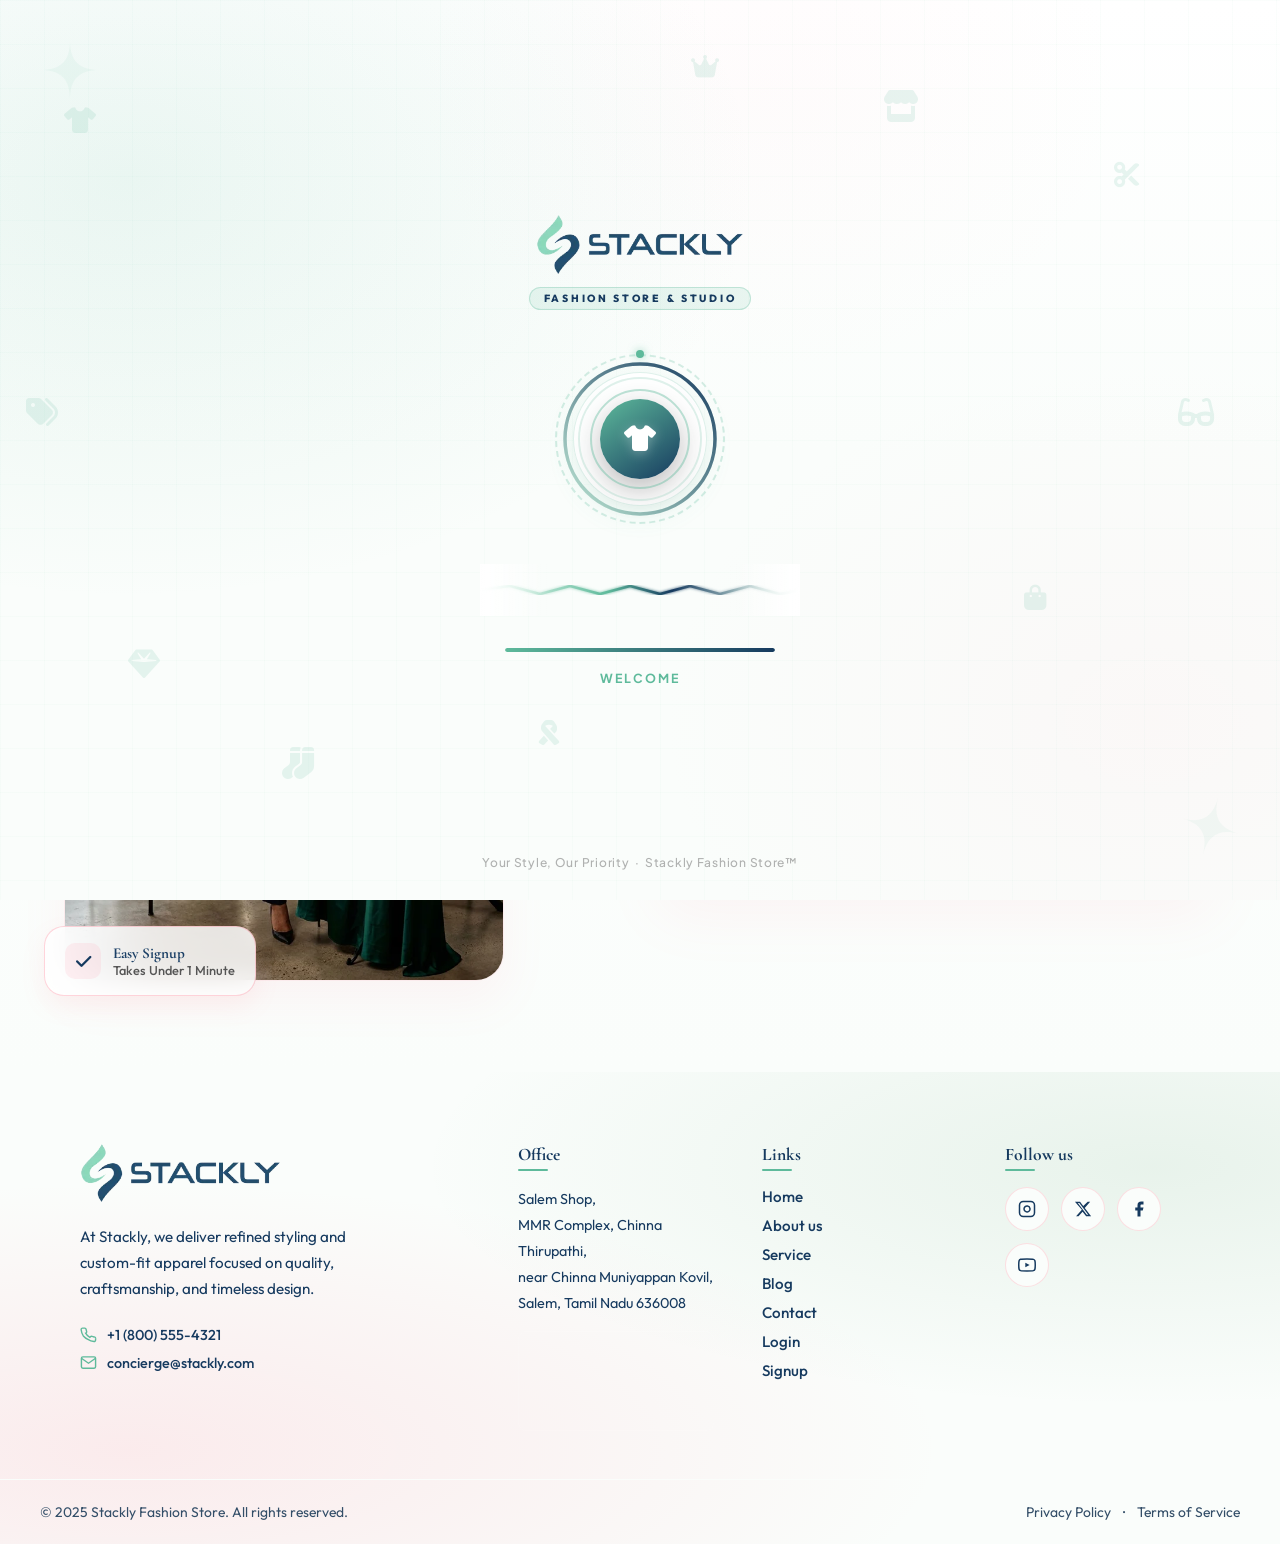
<file: signup.html>
<!DOCTYPE html>
<html lang="en">
<head>
    <meta charset="UTF-8">
    <meta name="viewport" content="width=device-width, initial-scale=1.0">
    <title>Signup - STACKLY fashion store</title>
    <meta name="description" content="Create an account with Stackly Fashion Studio. Start your journey to premium styling, custom fits, and client support.">
    <!-- Google Fonts: Plus Jakarta Sans & Outfit -->
    <link rel="preconnect" href="https://fonts.googleapis.com">
    <link rel="preconnect" href="https://fonts.gstatic.com" crossorigin>
    <link href="https://fonts.googleapis.com/css2?family=Outfit:wght@300;400;500;600;700;800&family=Plus+Jakarta+Sans:wght@300;400;500;600;700;800&display=swap" rel="stylesheet">
    <link rel="stylesheet" href="https://cdnjs.cloudflare.com/ajax/libs/font-awesome/6.4.0/css/all.min.css">
    <link rel="stylesheet" href="css/style.css">
    <link rel="stylesheet" href="css/auth.css">
    <link rel="stylesheet" href="css/loading.css">
</head>
<body class="signup-page">

    <!-- Scroll Progress Indicator Bar -->
    <div class="scroll-progress-container">
        <div class="scroll-progress-bar" id="page-scroll-indicator"></div>
    </div>

    <!-- Main Outer Wrapper -->
    <div class="site-wrapper" id="page-wrapper-container">
        
        <!-- Floating Pill-Shaped Navbar Header -->
        <header class="navbar-wrapper">
            <div class="navbar-pill" id="navbar-pill-element">
                <a href="index.html" class="navbar-brand" id="stackly-logo-home">
                    <!-- Brand Logo Image (stackly-logo.webp) -->
                    <img src="assets/home/stackly-logo.webp" alt="STACKLY Logo" class="brand-logo-img">
                </a>
                
                                <nav class="navbar-links" id="main-nav-links">
                    <a href="index.html" class="nav-item " id="nav-item-home">Home</a>
                    <a href="about.html" class="nav-item " id="nav-item-about">About us</a>
                    <a href="service.html" class="nav-item " id="nav-item-services">Service</a>
                    <a href="products.html" class="nav-item " id="nav-item-products">Products</a>
                    <a href="blog.html" class="nav-item " id="nav-item-blog">Blog</a>
                    <a href="contact.html" class="nav-item " id="nav-item-contact">Contact</a>
                    <!-- Mobile Nav Actions -->
                    <div class="mobile-nav-actions">
                        <a href="cart.html" class="btn-mobile-cart" style="color: var(--primary-dark); font-weight: 600; margin-bottom: 10px; display: block; text-decoration: none;"><i class="fa-solid fa-bag-shopping"></i> Cart</a>
                        <a href="login.html" class="btn-login">Login</a>
                        <a href="signup.html" class="btn-signup">Signup</a>
                    </div>
                </nav>

                                <div class="navbar-actions">
                    <a href="cart.html" class="btn-cart-nav" id="btn-navbar-cart" aria-label="View Cart" style="position: relative; margin-right: 20px; color: var(--primary-dark); font-size: 1.25rem; display: inline-flex; align-items: center; text-decoration: none; transition: var(--transition-quick);">
                        <i class="fa-solid fa-bag-shopping"></i>
                        <span class="cart-badge" id="nav-cart-count" style="position: absolute; top: -8px; right: -10px; background-color: var(--primary); color: white; border-radius: 50%; width: 16px; height: 16px; display: none; align-items: center; justify-content: center; font-size: 0.65rem; font-weight: 700;">0</span>
                    </a>
                    <a href="login.html" class="btn-login" id="btn-navbar-login">Login</a>
                    <a href="signup.html" class="btn-signup" id="btn-navbar-signup" style="background: var(--primary); color: #ffffff;">Signup</a>
                    
                    <button class="menu-hamburger" id="nav-menu-hamburger" aria-label="Toggle Navigation Menu" aria-expanded="false">
                        <span class="bar"></span>
                        <span class="bar"></span>
                        <span class="bar"></span>
                    </button>
                </div>
            </div>
        </header>

        <!-- Main Authentication Area -->
        <section class="auth-main-section">
            <div class="auth-grid">
                
                <!-- Left Column: Visual Area -->
                <div class="auth-info-col reveal-fade-right">
                    <span class="auth-eyebrow">
                        <span class="auth-eyebrow-dot"></span>
                        START TODAY
                    </span>
                    <h2 class="auth-main-heading">Join the future of<br><span>styling with Stackly</span></h2>
                    <p class="auth-main-desc">Create your client profile to explore premium style insights and personalized tailoring coordinates.</p>
                    
                    <!-- stylist Image Card with Parallax and Float chips -->
                    <div class="auth-img-frame">
                        <img src="assets/auth/signup_designer.webp" alt="Designer Collaboration" class="auth-image-inner">
                        
                        <!-- Chip 1: ISO Badge -->
                        <div class="auth-float-chip auth-chip-top-right">
                            <span class="auth-chip-icon"><i class="fa-solid fa-star"></i></span>
                            <div class="auth-chip-details">
                                <p>Certified Quality</p>
                                <span>Bespoke Standards</span>
                            </div>
                        </div>

                        <!-- Chip 2: Support Badge -->
                        <div class="auth-float-chip auth-chip-bottom-left">
                            <span class="auth-chip-icon"><i class="fa-solid fa-check"></i></span>
                            <div class="auth-chip-details">
                                <p>Easy Signup</p>
                                <span>Takes Under 1 Minute</span>
                            </div>
                        </div>
                    </div>
                </div>

                <!-- Right Column: Glassmorphic Card -->
                <div class="auth-form-wrapper reveal-fade-left">
                    <div class="auth-card-glow" aria-hidden="true"></div>
                    <div class="auth-form-card">
                        
                        <!-- Switch Tabs (User / Admin) -->
                        <div class="auth-tabs-container">
                            <div class="auth-tabs">
                                <button type="button" class="auth-tab active" data-role="user">client Signup</button>
                                <button type="button" class="auth-tab" data-role="admin">Admin Signup</button>
                                <div class="auth-tab-slider"></div>
                            </div>
                        </div>

                        <form id="stackly-auth-form" data-redirect="login.html" data-loading-text="Creating Account..." autocomplete="on">
                            <!-- Hidden Field Tracking Active Role -->
                            <input type="hidden" name="role" id="input-role" value="user">

                            <div class="form-row">
                                <!-- Full Name Input Group -->
                                <div class="form-group">
                                    <label class="form-label role-dynamic-text" for="input-name" data-user-label="client Full Name" data-admin-label="Administrator Full Name">client Full Name</label>
                                    <input type="text" class="form-input" id="input-name" placeholder="John Doe" required autocomplete="name">
                                    <div class="error-message">
                                        <svg viewBox="0 0 24 24" fill="none" stroke="currentColor" stroke-width="2.5" width="14" height="14">
                                            <circle cx="12" cy="12" r="10"></circle>
                                            <line x1="12" y1="8" x2="12" y2="12"></line>
                                            <line x1="12" y1="16" x2="12.01" y2="16"></line>
                                        </svg>
                                        <span class="error-text">Please fill in this field.</span>
                                    </div>
                                </div>

                                <!-- Email Input Group -->
                                <div class="form-group">
                                    <label class="form-label role-dynamic-text" for="input-email" data-user-label="client Email Address" data-admin-label="Administrator Email Address">client Email Address</label>
                                    <input type="email" class="form-input" id="input-email" placeholder="username@gmail.com" required autocomplete="email">
                                    <div class="error-message">
                                        <svg viewBox="0 0 24 24" fill="none" stroke="currentColor" stroke-width="2.5" width="14" height="14">
                                            <circle cx="12" cy="12" r="10"></circle>
                                            <line x1="12" y1="8" x2="12" y2="12"></line>
                                            <line x1="12" y1="16" x2="12.01" y2="16"></line>
                                        </svg>
                                        <span class="error-text">Please enter a valid @gmail.com email.</span>
                                    </div>
                                </div>

                                <!-- Password Input Group with Eye option -->
                                <div class="form-group">
                                    <label class="form-label" for="input-password">Password</label>
                                    <div class="password-input-wrapper">
                                        <input type="password" class="form-input" id="input-password" placeholder="••••••••" required autocomplete="new-password">
                                        <button type="button" class="btn-eye-toggle" aria-label="Toggle Password Visibility">
                                            <!-- SVG Eye Open -->
                                            <svg class="icon-eye-open" viewBox="0 0 24 24" fill="none" stroke="currentColor" stroke-width="2" stroke-linecap="round" stroke-linejoin="round">
                                                <path d="M1 12s4-8 11-8 11 8 11 8-4 8-11 8-11-8-11-8z"></path>
                                                <circle cx="12" cy="12" r="3"></circle>
                                            </svg>
                                            <!-- SVG Eye Closed (hidden by default) -->
                                            <svg class="icon-eye-closed" viewBox="0 0 24 24" fill="none" stroke="currentColor" stroke-width="2" stroke-linecap="round" stroke-linejoin="round" style="display: none;">
                                                <path d="M17.94 17.94A10.07 10.07 0 0 1 12 20c-7 0-11-8-11-8a18.45 18.45 0 0 1 5.06-5.94M9.9 4.24A9.12 9.12 0 0 1 12 4c7 0 11 8 11 8a18.5 18.5 0 0 1-2.16 3.19m-6.72-1.07a3 3 0 1 1-4.24-4.24"></path>
                                                <line x1="1" y1="1" x2="23" y2="23"></line>
                                            </svg>
                                        </button>
                                    </div>
                                    <div class="error-message">
                                        <svg viewBox="0 0 24 24" fill="none" stroke="currentColor" stroke-width="2.5" width="14" height="14">
                                            <circle cx="12" cy="12" r="10"></circle>
                                            <line x1="12" y1="8" x2="12" y2="12"></line>
                                            <line x1="12" y1="16" x2="12.01" y2="16"></line>
                                        </svg>
                                        <span class="error-text">Please fill in this field.</span>
                                    </div>
                                </div>

                                <!-- Confirm Password Input Group with Eye option -->
                                <div class="form-group">
                                    <label class="form-label" for="input-confirm">Confirm Password</label>
                                    <div class="password-input-wrapper">
                                        <input type="password" class="form-input" id="input-confirm" placeholder="••••••••" required autocomplete="new-password">
                                        <button type="button" class="btn-eye-toggle" aria-label="Toggle Confirm Password Visibility">
                                            <!-- SVG Eye Open -->
                                            <svg class="icon-eye-open" viewBox="0 0 24 24" fill="none" stroke="currentColor" stroke-width="2" stroke-linecap="round" stroke-linejoin="round">
                                                <path d="M1 12s4-8 11-8 11 8 11 8-4 8-11 8-11-8-11-8z"></path>
                                                <circle cx="12" cy="12" r="3"></circle>
                                            </svg>
                                            <!-- SVG Eye Closed (hidden by default) -->
                                            <svg class="icon-eye-closed" viewBox="0 0 24 24" fill="none" stroke="currentColor" stroke-width="2" stroke-linecap="round" stroke-linejoin="round" style="display: none;">
                                                <path d="M17.94 17.94A10.07 10.07 0 0 1 12 20c-7 0-11-8-11-8a18.45 18.45 0 0 1 5.06-5.94M9.9 4.24A9.12 9.12 0 0 1 12 4c7 0 11 8 11 8a18.5 18.5 0 0 1-2.16 3.19m-6.72-1.07a3 3 0 1 1-4.24-4.24"></path>
                                                <line x1="1" y1="1" x2="23" y2="23"></line>
                                            </svg>
                                        </button>
                                    </div>
                                    <div class="error-message">
                                        <svg viewBox="0 0 24 24" fill="none" stroke="currentColor" stroke-width="2.5" width="14" height="14">
                                            <circle cx="12" cy="12" r="10"></circle>
                                            <line x1="12" y1="8" x2="12" y2="12"></line>
                                            <line x1="12" y1="16" x2="12.01" y2="16"></line>
                                        </svg>
                                        <span class="error-text">Please fill in this field.</span>
                                    </div>
                                </div>
                            </div>

                            <!-- Form Action Button -->
                            <div class="form-actions">
                                <button type="submit" class="btn-form-submit" data-loading-text="Creating Account...">
                                    <span>Create Account</span>
                                </button>
                            </div>

                            <!-- Login Switcher Text -->
                            <div class="auth-subtext">
                                Already have an account?<a href="login.html">Login</a>
                            </div>
                        </form>

                    </div>
                </div>

            </div>
        </section>

    </div>

    <!-- ===== Footer ===== -->
    <footer class="site-footer" id="site-footer">
        <div class="footer-bg-anim"></div>
        <div class="footer-inner">

            <!-- Col 1: Brand -->
            <div class="footer-col footer-brand-col">
                <a href="index.html" class="footer-logo-link">
                    <img src="assets/home/stackly-logo.webp" alt="Stackly Logo" class="footer-logo">
                </a>
                <p class="footer-tagline">At Stackly, we deliver refined styling and custom-fit apparel focused on quality, craftsmanship, and timeless design.</p>
                <div class="footer-contact-details">
                    <a href="tel:+18005551234" class="footer-contact-item">
                        <svg viewBox="0 0 24 24" fill="none" stroke="currentColor" stroke-width="2"><path d="M22 16.92v3a2 2 0 0 1-2.18 2 19.79 19.79 0 0 1-8.63-3.07A19.5 19.5 0 0 1 4.69 14a19.79 19.79 0 0 1-3.07-8.67A2 2 0 0 1 3.62 3h3a2 2 0 0 1 2 1.72c.127.96.361 1.903.7 2.81a2 2 0 0 1-.45 2.11L7.91 10.09a16 16 0 0 0 6 6l.91-.91a2 2 0 0 1 2.11-.45c.907.339 1.85.573 2.81.7A2 2 0 0 1 22 17.92z"/></svg>
                        +1 (800) 555-4321
                    </a>
                    <a href="mailto:concierge@stackly.com" class="footer-contact-item">
                        <svg viewBox="0 0 24 24" fill="none" stroke="currentColor" stroke-width="2"><path d="M4 4h16c1.1 0 2 .9 2 2v12c0 1.1-.9 2-2 2H4c-1.1 0-2-.9-2-2V6c0-1.1.9-2 2-2z"/><polyline points="22,6 12,13 2,6"/></svg>
                        concierge@stackly.com
                    </a>
                </div>
            </div>

            <!-- Col 2: Office -->
                        <div class="footer-col footer-office-col">
                <h4 class="footer-col-title">Office</h4>
                <address class="footer-address">
                    Salem Shop,<br>
                    MMR Complex, Chinna Thirupathi,<br>
                    near Chinna Muniyappan Kovil,<br>
                    Salem, Tamil Nadu 636008
                </address>
               <!-- Embedded Google Map -->
                <div class="footer-map" style="margin-top: 12px; border-radius: 8px; overflow: hidden; height: 100px; border: 1px solid rgba(255,255,255,0.1);">
                    <iframe src="https://maps.google.com/maps?q=MMR%20Complex,%20Chinna%20Thirupathi,%20near%20Chinna%20Muniyappan%20Kovil,%20Salem,%20Tamil%20Nadu%20636008&t=&z=14&ie=UTF8&iwloc=&output=embed" width="100%" height="100%" style="border:0;" allowfullscreen="" loading="lazy"></iframe>
                </div>
            </div>

            <!-- Col 3: Links -->
            <div class="footer-col footer-links-col">
                <h4 class="footer-col-title">Links</h4>
                <nav class="footer-nav">
                    <a href="index.html" class="footer-nav-link">Home</a>
                    <a href="about.html" class="footer-nav-link">About us</a>
                    <a href="service.html" class="footer-nav-link">Service</a>
                    <a href="blog.html" class="footer-nav-link">Blog</a>
                    <a href="contact.html" class="footer-nav-link">Contact</a>
                    <a href="login.html" class="footer-nav-link">Login</a>
                    <a href="signup.html" class="footer-nav-link">Signup</a>
                </nav>
            </div>

            <!-- Col 4: Follow Us -->
            <div class="footer-col footer-social-col">
                <h4 class="footer-col-title">Follow us</h4>
                <div class="footer-social-icons">
                    <a href="404.html" class="footer-social-btn" aria-label="Instagram">
                        <svg viewBox="0 0 24 24" fill="none" stroke="currentColor" stroke-width="2"><rect x="2" y="2" width="20" height="20" rx="5" ry="5"/><path d="M16 11.37A4 4 0 1 1 12.63 8 4 4 0 0 1 16 11.37z"/><line x1="17.5" y1="6.5" x2="17.51" y2="6.5"/></svg>
                    </a>
                    <a href="404.html" class="footer-social-btn" aria-label="X (Twitter)">
                        <svg viewBox="0 0 24 24" fill="currentColor"><path d="M18.244 2.25h3.308l-7.227 8.26 8.502 11.24H16.17l-4.714-6.231-5.401 6.231H2.748l7.73-8.835L1.254 2.25H8.08l4.253 5.622zm-1.161 17.52h1.833L7.084 4.126H5.117z"/></svg>
                    </a>
                    <a href="404.html" class="footer-social-btn" aria-label="Facebook">
                        <svg viewBox="0 0 24 24" fill="currentColor"><path d="M18 2h-3a5 5 0 0 0-5 5v3H7v4h3v8h4v-8h3l1-4h-4V7a1 1 0 0 1 1-1h3z"/></svg>
                    </a>
                    <a href="404.html" class="footer-social-btn" aria-label="YouTube">
                        <svg viewBox="0 0 24 24" fill="none" stroke="currentColor" stroke-width="2"><path d="M22.54 6.42a2.78 2.78 0 0 0-1.95-1.95C18.88 4 12 4 12 4s-6.88 0-8.59.46a2.78 2.78 0 0 0-1.95 1.96C1 8.12 1 12 1 12s0 3.88.46 5.58a2.78 2.78 0 0 0 1.95 1.95C5.12 20 12 20 12 20s6.88 0 8.59-.47a2.78 2.78 0 0 0 1.95-1.95C23 15.88 23 12 23 12s0-3.88-.46-5.58z"/><polygon fill="currentColor" stroke="none" points="9.75 15.02 15.5 12 9.75 8.98 9.75 15.02"/></svg>
                    </a>
                </div>
            </div>

        </div>

        <div class="footer-bottom">
            <p class="footer-copy">&copy; 2025 Stackly Fashion Store. All rights reserved.</p>
            <div class="footer-bottom-links">
                <a href="#">Privacy Policy</a>
                <span>·</span>
                <a href="#">Terms of Service</a>
            </div>
        </div>
    </footer>

    <!-- Custom Success Toast Popup -->
    <div class="success-toast" id="success-toast-message">
        <span class="success-toast-icon"><i class="fa-solid fa-check"></i></span>
        <span class="success-toast-text">Registration Successful! Redirecting to login...</span>
    </div>

    <!-- Link JS script -->
    <script src="js/auth.js"></script>
    <script src="js/cart-helper.js"></script>
    <script src="js/loading.js"></script>
</body>
</html>
</file>
<file: css/style.css>
@import url('https://fonts.googleapis.com/css2?family=Cormorant+Garamond:ital,wght@0,300;0,400;0,500;0,600;0,700;1,400&family=Outfit:wght@300;400;500;600;700;800&family=Plus+Jakarta+Sans:wght@300;400;500;600;700;800&display=swap');
/* CSS Variables & Theme Setup */
:root {
    --primary: #5EBA9B;
    --primary-light: #C6ECD9;
    --primary-dark: #163A5F;
    --bg-mint: #FAFDFB;
    
    --text-heading: #1C4066;
    --text-body: #334E68; /* Deep slate description text */
    --text-nav-inactive: rgba(28, 64, 102, 0.65);
    --text-nav-active: #1C4066;
    
    --font-heading: 'Cormorant Garamond', 'Outfit', serif;
    --font-body: 'Outfit', 'Plus Jakarta Sans', system-ui, -apple-system, sans-serif;
    
    --glass-bg: rgba(255, 255, 255, 0.45);
    --glass-border: rgba(255, 255, 255, 0.55);
    --glass-glow: 0 18px 45px rgba(94, 186, 155, 0.12), 0 0 25px rgba(94, 186, 155, 0.06);
    
    --shadow-stats: 0 20px 50px rgba(22, 58, 95, 0.08);
    
    --transition-smooth: all 0.5s cubic-bezier(0.16, 1, 0.3, 1);
    --transition-quick: all 0.25s ease;
}

/* Base Styles */
* {
    margin: 0;
    padding: 0;
    box-sizing: border-box;
}

html {
    scroll-behavior: smooth;
    overflow-x: hidden;
    overflow-y: auto;
}

body {
    font-family: var(--font-body);
    background: linear-gradient(180deg, var(--bg-mint) 0%, #ffffff 100%);
    color: var(--text-heading);
    min-height: 100vh;
    overflow: visible; /* Prevent double scrollbars by keeping body overflow visible */
}

.site-wrapper {
    position: relative;
    width: 100%;
    min-height: 100vh;
    overflow: visible; /* Prevent wrapper-level internal scrolling */
    /* No z-index here - prevents stacking context isolation which can cause
       footer to render above the fixed navbar on some browsers */
}

/* Scroll Progress indicator */
.scroll-progress-container {
    position: fixed;
    top: 0;
    left: 0;
    width: 100%;
    height: 4px;
    background-color: transparent;
    z-index: 1000;
    pointer-events: none;
}

.scroll-progress-bar {
    height: 100%;
    width: 0%;
    background-color: var(--primary);
    box-shadow: 0 0 8px rgba(255, 133, 152, 0.5);
    transition: width 0.1s ease-out;
}

/* Full-Bleed Hero Background Image */
.hero-background-image {
    position: absolute;
    top: 0;
    left: 0;
    width: 100%;
    height: 940px; /* Covers header, hero elements, and extends behind stats */
    background-image: url('../assets/img_12.webp');
    background-size: cover;
    background-position: center top;
    background-repeat: no-repeat;
    z-index: 2; /* Sits behind hero container elements (z-index 10) but enables glassmorphism blur */
    pointer-events: none;
    transition: transform 0.15s ease-out;
    will-change: transform;
}

/* Floating Pill Navbar */
.navbar-wrapper {
    position: fixed;
    top: 0;
    left: 0;
    width: 100%;
    padding: 24px 24px 0 24px;
    z-index: 9999 !important;
}
.navbar-pill {
    max-width: 1200px;
    margin: 0 auto;
    background: rgba(255, 255, 255, 0.7);
    backdrop-filter: blur(16px);
    -webkit-backdrop-filter: blur(16px);
    border: 1.5px solid var(--primary);
    border-radius: 100px;
    display: flex;
    justify-content: space-between;
    align-items: center;
    padding: 12px 36px;
    box-shadow: 0 10px 30px rgba(255, 133, 152, 0.08);
    transition: var(--transition-smooth);
}

/* Stackly Logo Image */
.navbar-brand {
    display: flex;
    align-items: center;
    text-decoration: none;
}

.brand-logo-img {
    height: 38px;
    width: auto;
    display: block;
    transition: var(--transition-smooth);
}

.navbar-brand:hover .brand-logo-img {
    transform: scale(1.05);
}

/* Navbar Nav Links */
.navbar-links {
    display: flex;
    align-items: center;
    gap: 32px;
}

.mobile-nav-actions {
    display: none;
}

.nav-item {
    text-decoration: none;
    color: var(--text-nav-inactive);
    font-weight: 500;
    font-size: 1rem;
    padding: 6px 0;
    position: relative;
    transition: var(--transition-quick);
}

.nav-item:hover {
    color: var(--text-nav-active);
}

/* Active Underline */
.nav-item::after {
    content: '';
    position: absolute;
    bottom: -2px;
    left: 0;
    width: 0;
    height: 2.5px;
    background-color: var(--text-nav-active);
    transition: var(--transition-smooth);
    border-radius: 4px;
}

.nav-item.active {
    color: var(--text-nav-active);
    font-weight: 700;
}

.nav-item.active::after {
    width: 100%;
}

/* Navbar actions and buttons */
.navbar-actions {
    display: flex;
    align-items: center;
    gap: 14px;
}

/* Login button: Light green gradient and outline border */
.btn-login {
    text-decoration: none;
    background: linear-gradient(180deg, #FFFFFF 0%, #FAF9F6 100%);
    border: 1px solid rgba(255, 133, 152, 0.45);
    color: var(--primary-dark);
    font-family: var(--font-body);
    font-weight: 600;
    font-size: 0.95rem;
    padding: 10px 26px;
    border-radius: 100px;
    box-shadow: 0 4px 10px rgba(0, 0, 0, 0.03);
    transition: var(--transition-smooth);
}

.btn-login:hover {
    transform: translateY(-2px);
    box-shadow: 0 6px 15px rgba(255, 133, 152, 0.15);
    background: linear-gradient(180deg, #FFFFFF 0%, rgba(255, 133, 152, 0.15) 100%);
}

/* Signup button: Green outline */
.btn-signup {
    text-decoration: none;
    background: transparent;
    border: 1.5px solid var(--primary);
    color: var(--primary-dark);
    font-family: var(--font-body);
    font-weight: 600;
    font-size: 0.95rem;
    padding: 9px 24px;
    border-radius: 100px;
    transition: var(--transition-smooth);
}

.btn-signup:hover {
    background-color: var(--primary);
    color: #ffffff;
    box-shadow: 0 6px 15px rgba(255, 133, 152, 0.25);
    transform: translateY(-2px);
}

/* Hamburger mobile menu button */
.menu-hamburger {
    display: none;
    flex-direction: column;
    justify-content: space-between;
    width: 24px;
    height: 18px;
    background: transparent;
    border: none;
    cursor: pointer;
    z-index: 110;
}

.menu-hamburger .bar {
    width: 100%;
    height: 2px;
    background-color: var(--text-nav-active);
    border-radius: 2px;
    transition: var(--transition-smooth);
}

/* Main Hero Container */
.hero-container {
    max-width: 1200px;
    margin: 0 auto;
    padding: 150px 24px 40px 24px;
    position: relative;
    z-index: 10;
}

/* Glowing blurry heart behind text card */
.glowing-heart-behind-card {
    position: absolute;
    top: 90px;
    left: 80px;
    width: 240px;
    height: 240px;
    z-index: 3; /* Behind the glass card (z-index 10) */
    pointer-events: none;
    filter: blur(24px);
    opacity: 0.4;
    transition: transform 0.1s ease-out;
    animation: heart-pulse 5s ease-in-out infinite alternate;
}

.glowing-heart-behind-card svg {
    width: 100%;
    height: 100%;
}

@keyframes heart-pulse {
    0% { transform: scale(1) rotate(0deg); opacity: 0.35; }
    100% { transform: scale(1.08) rotate(3deg); opacity: 0.5; }
}

.hero-layout {
    display: flex;
    align-items: center;
    justify-content: space-between;
    gap: 48px;
    perspective: 1000px; /* Enable 3D hover effects */
}

.hero-card-column {
    flex: 1 1 52%;
}

/* Hero Glassmorphic Text Card */
.hero-text-card {
    background: var(--glass-bg);
    border: 1px solid var(--glass-border);
    border-radius: 28px;
    padding: 48px 52px;
    backdrop-filter: blur(20px);
    -webkit-backdrop-filter: blur(20px);
    box-shadow: var(--glass-glow);
    transform-style: preserve-3d;
    will-change: transform;
}

.hero-text-card h1 {
    font-family: var(--font-heading);
    font-size: 3.25rem;
    font-weight: 800;
    color: var(--text-heading);
    margin-bottom: 8px;
    letter-spacing: -0.01em;
    transform: translateZ(20px); /* 3D layer pop out */
}

.hero-text-card h1 .text-gold {
    color: var(--primary);
}

.hero-text-card h2 {
    font-family: var(--font-heading);
    font-size: 2.1rem;
    font-weight: 600;
    color: var(--text-heading);
    margin-bottom: 20px;
    letter-spacing: -0.01em;
    transform: translateZ(15px);
}

.hero-text-card h2 .text-gold-light {
    color: var(--primary-light);
}

.hero-text-card p {
    font-family: var(--font-body);
    font-size: 1.15rem;
    font-weight: 500;
    color: var(--text-body);
    margin-bottom: 36px;
    line-height: 1.6;
    max-width: 520px;
    transform: translateZ(10px);
}

/* Hero Buttons */
.hero-button-group {
    display: flex;
    align-items: center;
    gap: 20px;
    transform: translateZ(15px);
}

/* Book appointment: Light mint-green solid gradient */
.btn-book {
    text-decoration: none;
    background: linear-gradient(180deg, var(--bg-mint) 0%, var(--bg-mint) 100%);
    border: 1.5px solid rgba(255, 133, 152, 0.25);
    color: var(--text-body);
    font-family: var(--font-body);
    font-weight: 700;
    font-size: 1.05rem;
    padding: 14px 32px;
    border-radius: 100px;
    box-shadow: 0 8px 20px rgba(255, 133, 152, 0.12);
    transition: var(--transition-smooth);
}

.btn-book:hover {
    transform: translateY(-3px) translateZ(5px);
    box-shadow: 0 12px 25px rgba(255, 133, 152, 0.22);
    background: linear-gradient(180deg, #FFFFFF 0%, rgba(255, 133, 152, 0.2) 100%);
}

/* Learn more: Outline pill */
.btn-learn {
    text-decoration: none;
    background: transparent;
    border: 1.5px solid var(--primary);
    color: var(--primary-dark);
    font-family: var(--font-body);
    font-weight: 700;
    font-size: 1.05rem;
    padding: 14px 32px;
    border-radius: 100px;
    transition: var(--transition-smooth);
}

.btn-learn:hover {
    background-color: var(--primary);
    color: #ffffff;
    box-shadow: 0 8px 20px rgba(255, 133, 152, 0.2);
    transform: translateY(-3px) translateZ(5px);
}

/* Hero Image Right Side */
.hero-image-column {
    flex: 1 1 48%;
    display: flex;
    justify-content: flex-end;
    align-items: flex-end;
}

.stylist-image-wrapper {
    width: 100%;
    max-width: 440px;
    position: relative;
    z-index: 10;
    will-change: transform;
}

.stylist-img {
    width: 100%;
    height: auto;
    object-fit: cover;
    display: block;
    animation: breathing 6s ease-in-out infinite alternate;
}

/* Breathing float effect for doctor image */
@keyframes breathing {
    0% { transform: translateY(0) scale(1); }
    100% { transform: translateY(-10px) scale(1.015); }
}

/* Statistics section below Hero */
.stats-section-container {
    max-width: 1200px;
    margin: 20px auto 40px auto;
    padding: 0 24px;
    position: relative;
    z-index: 20;
}

.stats-card-wide {
    background-color: #ffffff;
    border-radius: 28px;
    padding: 36px 48px;
    box-shadow: var(--shadow-stats);
    border: 1px solid rgba(255, 133, 152, 0.1);
    display: flex;
    justify-content: space-between;
    align-items: center;
    transition: var(--transition-smooth);
}

.stat-column {
    flex: 1;
    text-align: center;
    position: relative;
}

.stat-column:not(:last-child)::after {
    content: '';
    position: absolute;
    right: 0;
    top: 15%;
    width: 1px;
    height: 70%;
    background-color: rgba(255, 133, 152, 0.15);
}

.stat-number-wrapper {
    font-family: var(--font-heading);
    font-size: 2.6rem;
    font-weight: 800;
    color: var(--text-heading);
    margin-bottom: 6px;
    line-height: 1;
    display: flex;
    justify-content: center;
    align-items: baseline;
}

.stat-number {
    font-weight: 800;
}

.stat-suffix {
    font-weight: 700;
}

.stat-label {
    font-family: var(--font-body);
    font-size: 1.05rem;
    font-weight: 500;
    color: var(--text-heading);
    opacity: 0.85;
}

.stats-card-wide:hover {
    transform: translateY(-5px);
    box-shadow: 0 25px 60px rgba(255, 133, 152, 0.14);
}


/* --- Wellness Section --- */
.wellness-section-container {
    max-width: 1200px;
    margin: 80px auto 120px auto;
    padding: 0 24px;
    position: relative;
    z-index: 20;
}

.wellness-card {
    position: relative;
    background: linear-gradient(135deg, var(--bg-mint) 0%, rgba(255, 133, 152, 0.08) 100%);
    border: 1px solid rgba(255, 133, 152, 0.2);
    border-radius: 28px;
    padding: 64px 80px;
    display: flex;
    align-items: center;
    justify-content: space-between;
    overflow: visible; /* Required to allow the nurse image to stick out the top */
    box-shadow: 0 15px 45px rgba(255, 133, 152, 0.08);
    perspective: 1000px;
    transition: var(--transition-smooth);
    will-change: transform;
}

.wellness-card:hover {
    transform: translateY(-4px);
    box-shadow: 0 25px 60px rgba(255, 133, 152, 0.15);
}

.wellness-content {
    flex: 1 1 55%;
    z-index: 5;
    transform-style: preserve-3d;
}

.wellness-title {
    font-family: var(--font-heading);
    font-size: 2.85rem;
    font-weight: 800;
    color: var(--text-heading);
    margin-bottom: 16px;
    line-height: 1.2;
    letter-spacing: -0.015em;
    transform: translateZ(20px);
}

.wellness-desc {
    font-family: var(--font-body);
    font-size: 1.15rem;
    font-weight: 500;
    color: var(--text-body);
    margin-bottom: 32px;
    line-height: 1.6;
    max-width: 480px;
    transform: translateZ(10px);
}

.wellness-form {
    display: flex;
    align-items: center;
    gap: 16px;
    max-width: 460px;
    transform: translateZ(15px);
}

.wellness-input {
    flex: 1;
    background-color: #ffffff;
    border: 1px solid rgba(255, 133, 152, 0.2);
    border-radius: 100px;
    padding: 15px 28px;
    font-family: var(--font-body);
    font-size: 1rem;
    color: var(--text-heading);
    box-shadow: 0 4px 10px rgba(0, 0, 0, 0.02);
    outline: none;
    transition: var(--transition-quick);
}

.wellness-input:focus {
    border-color: var(--primary);
    box-shadow: 0 0 0 3px rgba(255, 133, 152, 0.15);
}

/* Join now button: Gradient matching Book Appt button */
.btn-join {
    background: linear-gradient(180deg, var(--bg-mint) 0%, var(--bg-mint) 100%);
    border: 1.5px solid rgba(255, 133, 152, 0.25);
    color: var(--text-body);
    font-family: var(--font-body);
    font-weight: 700;
    font-size: 1.05rem;
    padding: 15px 32px;
    border-radius: 100px;
    cursor: pointer;
    box-shadow: 0 8px 18px rgba(255, 133, 152, 0.08);
    transition: var(--transition-smooth);
}

.btn-join:hover {
    transform: translateY(-2px);
    box-shadow: 0 12px 22px rgba(255, 133, 152, 0.18);
    background: linear-gradient(180deg, #FFFFFF 0%, rgba(255, 133, 152, 0.2) 100%);
}

.wellness-image-container {
    flex: 1 1 45%;
    position: absolute;
    bottom: 0;
    right: 40px;
    height: 120%; /* Makes image taller than the card */
    width: auto;
    display: flex;
    align-items: flex-end;
    pointer-events: none;
    z-index: 4;
}

.designer-img {
    height: 100%;
    width: auto;
    object-fit: contain;
    object-position: bottom right;
    transform-origin: bottom center;
    will-change: transform;
    animation: slow-float-designer 8s ease-in-out infinite alternate;
}

@keyframes slow-float-designer {
    0% { transform: translateY(0); }
    100% { transform: translateY(-8px); }
}


/* --- Healthline Tools Section --- */
.tools-section-container {
    width: 100%;
    max-width: 100%;
    margin: 100px 0 140px 0;
    padding: 100px 0;
    position: relative;
    z-index: 20;
    overflow: hidden; /* Prevent parallax overflow */
}

/* Floating Background Image (Gemini Generated Image) - Full Bleed, same style as Hero background */
.tools-bg-image-wrapper {
    position: absolute;
    top: 0;
    left: 0;
    width: 100%;
    height: 100%;
    background-image: url('../assets/img_71.webp');
    background-size: cover;
    background-position: center;
    background-repeat: no-repeat;
    z-index: 1; /* Sits behind the cards */
    pointer-events: none;
    border-radius: 0; /* Full Bleed, no rounded corners, matching hero */
    transition: transform 0.15s ease-out;
    will-change: transform;
}

/* Subtle mask overlay matching the hero section light style, keeps text readable */
.tools-bg-image-wrapper::after {
    content: '';
    position: absolute;
    top: 0;
    left: 0;
    width: 100%;
    height: 100%;
    background: radial-gradient(circle, rgba(255, 255, 255, 0.15) 0%, rgba(243, 251, 248, 0.6) 100%);
}

.tools-inner-content {
    max-width: 1200px;
    margin: 0 auto;
    padding: 0 24px;
    position: relative;
    z-index: 5;
}

.section-header {
    text-align: center;
    margin-bottom: 60px;
    position: relative;
    z-index: 5;
}

.section-tagline {
    font-family: var(--font-body);
    font-size: 0.9rem;
    font-weight: 700;
    color: var(--primary);
    text-transform: uppercase;
    letter-spacing: 0.15em;
    display: block;
}

.animated-gradient-heading {
    font-family: var(--font-heading);
    font-size: 3.25rem;
    font-weight: 800;
    background: linear-gradient(120deg, var(--primary-dark) 0%, var(--primary) 50%, var(--primary-light) 100%);
    background-size: 200% auto;
    -webkit-background-clip: text;
    -webkit-text-fill-color: transparent;
    animation: gradient-text-shine 6s linear infinite;
    margin: 8px 0 16px 0;
    display: inline-block;
}

@keyframes gradient-text-shine {
    0% { background-position: 0% 50%; }
    50% { background-position: 100% 50%; }
    100% { background-position: 0% 50%; }
}

.heading-line-decor {
    width: 80px;
    height: 4px;
    background: linear-gradient(90deg, var(--primary) 0%, var(--primary-light) 100%);
    margin: 0 auto;
    border-radius: 2px;
}

.tools-row {
    display: flex;
    gap: 32px;
    margin-bottom: 32px;
    position: relative;
    z-index: 5;
}

/* Glassmorphic Large Tool Card */
.tool-card-large {
    flex: 1 1 58%;
    background: rgba(255, 255, 255, 0.52);
    backdrop-filter: blur(24px);
    -webkit-backdrop-filter: blur(24px);
    border: 1.5px solid rgba(255, 133, 152, 0.4);
    border-radius: 28px;
    padding: 52px 56px 52px 52px;
    position: relative;
    overflow: hidden; /* Clips the bottom portion of the images */
    display: flex;
    flex-direction: column;
    justify-content: space-between;
    min-height: 500px;
    box-shadow: 0 15px 40px rgba(255, 133, 152, 0.08);
    perspective: 1000px;
    transition: var(--transition-smooth);
    will-change: transform;
}

.tool-card-large:hover {
    transform: translateY(-4px);
    box-shadow: 0 25px 60px rgba(255, 133, 152, 0.18);
    border-color: rgba(255, 133, 152, 0.6);
}

.tool-card-content {
    max-width: 55%;
    z-index: 5;
    position: relative;
    transform-style: preserve-3d;
}

.tool-card-title {
    font-family: var(--font-heading);
    font-size: 2.15rem;
    font-weight: 800;
    color: var(--primary-dark); /* Dark green matching header */
    margin-bottom: 12px;
    line-height: 1.25;
    transform: translateZ(20px);
}

.tool-card-desc {
    font-family: var(--font-body);
    font-size: 1.05rem;
    font-weight: 500;
    color: var(--text-body);
    margin-bottom: 28px;
    line-height: 1.6;
    transform: translateZ(10px);
}

/* Visit Nutrition Hub / Search Drugs outline button */
.btn-tool-visit {
    display: inline-block;
    text-decoration: none;
    background: rgba(255, 255, 255, 0.7);
    border: 1px solid rgba(255, 133, 152, 0.5);
    color: var(--text-body);
    font-family: var(--font-body);
    font-weight: 600;
    font-size: 0.95rem;
    padding: 11px 26px;
    border-radius: 100px;
    box-shadow: 0 4px 10px rgba(255, 133, 152, 0.06);
    transition: var(--transition-smooth);
    transform: translateZ(15px);
}

.btn-tool-visit:hover {
    background: var(--primary);
    color: #ffffff;
    border-color: var(--primary);
    box-shadow: 0 8px 18px rgba(255, 133, 152, 0.25);
}

/* Card Image Wrapper positioned absolute bottom right */
.tool-card-image-wrap {
    position: absolute;
    bottom: -60px; /* Cuts image bottom exactly as in screenshot */
    right: 15px;
    width: 340px;
    height: 340px;
    pointer-events: none;
    z-index: 2;
    display: flex;
    justify-content: center;
    align-items: flex-end;
}

.tool-large-img {
    width: 100%;
    height: auto;
    object-fit: contain;
    transition: transform 0.6s cubic-bezier(0.16, 1, 0.3, 1);
}

.tool-card-large:hover .tool-large-img {
    transform: scale(1.06) translateY(-8px);
}

/* Tool Stacks */
.tool-card-stack {
    flex: 1 1 42%;
    display: flex;
    flex-direction: column;
    gap: 20px;
}

/* Glassmorphic Small Tool Card */
.tool-card-small {
    background: rgba(255, 255, 255, 0.52);
    backdrop-filter: blur(24px);
    -webkit-backdrop-filter: blur(24px);
    border: 1.5px solid rgba(255, 133, 152, 0.35);
    border-radius: 20px;
    padding: 24px 32px;
    display: flex;
    align-items: center;
    justify-content: space-between;
    gap: 20px;
    box-shadow: 0 8px 24px rgba(255, 133, 152, 0.05);
    transition: var(--transition-smooth);
}

.tool-card-small:hover {
    transform: translateX(-4px); /* Moves left slightly */
    box-shadow: 0 15px 35px rgba(255, 133, 152, 0.14);
    border-color: rgba(255, 133, 152, 0.6);
}

.tool-small-text {
    flex: 1;
}

.tool-small-title {
    font-family: var(--font-heading);
    font-size: 1.35rem;
    font-weight: 700;
    color: var(--primary-dark);
    margin-bottom: 6px;
}

.tool-small-desc {
    font-family: var(--font-body);
    font-size: 0.95rem;
    font-weight: 500;
    color: var(--text-body);
    line-height: 1.4;
}

/* Green Circle arrow button */
.tool-small-arrow {
    width: 44px;
    height: 44px;
    border-radius: 50%;
    background-color: transparent;
    border: 1.5px solid var(--primary);
    color: var(--primary);
    display: flex;
    align-items: center;
    justify-content: center;
    transition: var(--transition-quick);
    flex-shrink: 0;
}

.tool-small-arrow svg {
    width: 20px;
    height: 20px;
    transition: transform 0.25s ease;
}

.tool-small-arrow:hover {
    background-color: var(--primary);
    color: #ffffff;
}

.tool-card-small:hover .tool-small-arrow {
    background-color: var(--primary);
    color: #ffffff;
}

.tool-card-small:hover .tool-small-arrow svg {
    transform: translateX(3px); /* Arrow slides slightly right */
}


/* --- Right-to-Left Slide-In Animation --- */
.reveal-right-to-left {
    opacity: 0;
    transform: translateX(80px);
    transition: opacity 1.2s cubic-bezier(0.16, 1, 0.3, 1), transform 1.2s cubic-bezier(0.16, 1, 0.3, 1);
}

.reveal-right-to-left.active {
    opacity: 1;
    transform: translateX(0);
}


/* --- Entry Animation Classes (Loaded via JS) --- */

/* Navbar fade-in */
.navbar-wrapper {
    opacity: 0;
    transform: translateY(-20px);
    transition: opacity 1s cubic-bezier(0.16, 1, 0.3, 1), transform 1s cubic-bezier(0.16, 1, 0.3, 1);
}
.navbar-wrapper.active {
    opacity: 1;
    transform: translateY(0);
}

/* Hero card entry slide-up */
.hero-text-card {
    opacity: 0;
    transform: translateY(40px);
    transition: opacity 1.2s cubic-bezier(0.16, 1, 0.3, 1), transform 1.2s cubic-bezier(0.16, 1, 0.3, 1);
}
.hero-text-card.active {
    opacity: 1;
    transform: translateY(0);
}

/* Individual text reveals inside hero card */
.reveal-text {
    opacity: 0;
    transform: translateY(20px);
    transition: opacity 0.8s cubic-bezier(0.16, 1, 0.3, 1), transform 0.8s cubic-bezier(0.16, 1, 0.3, 1);
}
.reveal-text.active {
    opacity: 1;
    transform: translateY(0);
}

/* Stagger delays */
.delay-1 { transition-delay: 0.2s; }
.delay-2 { transition-delay: 0.35s; }
.delay-3 { transition-delay: 0.5s; }
.delay-4 { transition-delay: 0.65s; }

/* Stylist image entry from right */
.stylist-image-wrapper {
    opacity: 0;
    transform: translateX(60px) scale(0.95);
    transition: opacity 1.4s cubic-bezier(0.16, 1, 0.3, 1), transform 1.4s cubic-bezier(0.16, 1, 0.3, 1);
}
.stylist-image-wrapper.active {
    opacity: 1;
    transform: translateX(0) scale(1);
}

/* Stats card reveal on scroll */
.reveal-scroll-up {
    opacity: 0;
    transform: translateY(50px);
    transition: opacity 1.2s cubic-bezier(0.16, 1, 0.3, 1), transform 1.2s cubic-bezier(0.16, 1, 0.3, 1);
}
.reveal-scroll-up.active {
    opacity: 1;
    transform: translateY(0);
}


/* --- Responsive Adjustments --- */

/* Tablets & Small screens */
@media (max-width: 1024px) {
    .navbar-pill {
        padding: 10px 24px;
    }
    
    .navbar-links {
        gap: 20px;
    }

    .hero-layout {
        flex-direction: column;
        gap: 50px;
    }

    .hero-card-column {
        width: 100%;
    }

    .hero-text-card {
        padding: 40px;
    }

    .hero-image-column {
        width: 100%;
        justify-content: center;
    }

    .stylist-image-wrapper {
        max-width: 380px;
    }

    .stats-card-wide {
        padding: 30px;
    }
    
    .glowing-heart-behind-card {
        top: 60px;
        left: 40px;
        width: 180px;
        height: 180px;
    }

    /* Wellness section tablet scale */
    .wellness-card {
        padding: 48px;
    }

    .wellness-title {
        font-size: 2.3rem;
    }

    .wellness-image-container {
        right: 20px;
        height: 110%;
    }

    /* Tools Section tablet scale */
    .tools-section-container {
        margin: 80px 0;
        padding: 80px 0;
    }

    .animated-gradient-heading {
        font-size: 2.75rem;
    }

    .tool-card-large {
        padding: 40px;
        min-height: 440px;
    }

    .tool-card-title {
        font-size: 1.85rem;
    }

    .tool-card-image-wrap {
        width: 290px;
        height: 290px;
        bottom: -45px;
        right: 10px;
        left: auto;
        transform: none;
    }
}

/* Intermediate breakpoint for tools layout */
@media (max-width: 900px) {
    .tools-row {
        flex-direction: column;
        gap: 28px;
    }

    .tool-card-large {
        width: 100%;
    }

    .tool-card-stack {
        width: 100%;
    }

    /* Stack left stack, large card layout correctly */
    .row-2 {
        flex-direction: column-reverse; /* Keeps Large Card -> Small Stack stacking order consistent */
    }
}

/* Mobile viewports */
@media (max-width: 768px) {
    .navbar-wrapper {
        padding: 16px 16px 0 16px;
        /* wrapper acts as positioning anchor for the mobile dropdown */
    }

    .navbar-pill {
        border-radius: 30px;
        padding: 12px 24px;
        position: static; /* dropdown anchors to wrapper, not pill, so pill rounded corners don't clip it */
        overflow: visible;
    }

    .brand-logo-img {
        height: 32px;
    }

    /* Mobile drawer navigation links */
    .navbar-links {
        position: fixed;        /* fixed so it anchors to viewport, not clipped by pill */
        top: 72px;              /* approx height of navbar-wrapper + pill on mobile */
        left: 16px;
        right: 16px;
        width: auto;
        background-color: #ffffff;
        border: 1.5px solid var(--primary);
        border-radius: 20px;
        box-shadow: 0 15px 35px rgba(255, 133, 152, 0.25);
        flex-direction: column;
        align-items: center;
        gap: 0;
        padding: 15px 0;
        max-height: 0;
        opacity: 0;
        overflow: hidden;
        pointer-events: none;
        transition: max-height 0.4s cubic-bezier(0.16, 1, 0.3, 1), opacity 0.3s ease;
        z-index: 9998;          /* just below navbar-wrapper (9999) but above all page content */
    }

    .navbar-links.active {
        max-height: 500px;
        opacity: 1;
        pointer-events: all;
    }

    .mobile-nav-actions {
        display: flex;
        flex-direction: column;
        align-items: center;
        gap: 12px;
        width: 100%;
        padding: 16px 24px 6px 24px;
        border-top: 1px solid rgba(255, 133, 152, 0.12);
        margin-top: 10px;
        box-sizing: border-box;
    }

    .mobile-nav-actions .btn-login,
    .mobile-nav-actions .btn-signup {
        display: block !important;
        width: 100%;
        text-align: center;
        padding: 12px 24px;
        box-sizing: border-box;
        font-size: 0.95rem;
    }

    .nav-item {
        width: 100%;
        text-align: center;
        padding: 12px 0;
    }

    .nav-item::after {
        display: none;
    }

    .navbar-actions .btn-login,
    .navbar-actions .btn-signup {
        display: none; /* Hide buttons on mobile header to save space */
    }

    .menu-hamburger {
        display: flex;
    }

    /* Hamburger icon active states */
    .menu-hamburger.active .bar:nth-child(1) {
        transform: translateY(8px) rotate(45deg);
    }
    .menu-hamburger.active .bar:nth-child(2) {
        opacity: 0;
    }
    .menu-hamburger.active .bar:nth-child(3) {
        transform: translateY(-8px) rotate(-45deg);
    }

    /* Hero Text Adjustments */
    .hero-container {
        padding-top: 110px;
    }

    /* Mobile background image height */
    .hero-background-image {
        height: 1020px; /* Extends to cover stacked hero on mobile */
    }

    .hero-text-card {
        padding: 28px;
    }

    .hero-text-card h1 {
        font-size: 2.4rem;
    }

    .hero-text-card h2 {
        font-size: 1.5rem;
    }

    .hero-text-card p {
        font-size: 1.05rem;
        margin-bottom: 28px;
    }

    .hero-button-group {
        flex-direction: column;
        align-items: stretch;
        gap: 12px;
    }

    .btn-book, .btn-learn {
        text-align: center;
        padding: 12px 24px;
        width: 100%;
    }

    /* Stats Mobile adjustments */
    .stats-card-wide {
        flex-direction: column;
        gap: 24px;
        padding: 24px;
    }

    .stat-column {
        width: 100%;
        padding-bottom: 16px;
    }

    .stat-column:not(:last-child)::after {
        right: 50%;
        top: auto;
        bottom: 0;
        width: 60%;
        height: 1px;
        transform: translateX(50%);
    }

    .stat-number-wrapper {
        font-size: 2.1rem;
    }

    /* Wellness section Mobile stack design */
    .wellness-section-container {
        margin: 60px auto 80px auto;
    }

    .wellness-card {
        flex-direction: column;
        gap: 28px;
        padding: 36px 24px 0 24px; /* Room for image underneath */
        overflow: visible;
        text-align: center;
    }

    .wellness-content {
        width: 100%;
        display: flex;
        flex-direction: column;
        align-items: center;
    }

    .wellness-title {
        font-size: 2.05rem;
        margin-bottom: 12px;
    }

    .wellness-desc {
        font-size: 1.05rem;
        margin-bottom: 24px;
        margin-left: auto;
        margin-right: auto;
    }

    .wellness-form {
        flex-direction: column;
        align-items: stretch;
        width: 100%;
        gap: 12px;
    }

    .wellness-input, .btn-join {
        width: 100%;
        text-align: center;
        padding: 14px 20px;
    }

    .wellness-image-container {
        position: relative;
        right: 0;
        height: auto;
        width: 100%;
        max-width: 280px;
        margin: 20px auto 0 auto;
        justify-content: center;
        z-index: 5;
    }

    .designer-img {
        width: 100%;
        height: auto;
        max-height: 250px;
        object-position: bottom center;
    }

    /* Tools Mobile stack modifications */
    .tools-section-container {
        margin: 40px 0;
        padding: 40px 0;
    }

    .animated-gradient-heading {
        font-size: 2.1rem;
        margin-bottom: 8px;
    }

    .tool-card-large {
        min-height: 400px;
        padding: 32px 24px 220px 24px; /* Increased room for larger image */
        text-align: center;
        align-items: center;
    }

    /* Center all tool card content on mobile */
    .tool-card-content {
        max-width: 100%;
        width: 100%;
        display: flex;
        flex-direction: column;
        align-items: center;
        text-align: center;
    }

    .tool-card-title {
        font-size: 1.6rem;
        text-align: center;
    }

    .tool-card-desc {
        font-size: 0.95rem;
        margin-bottom: 20px;
        text-align: center;
        max-width: 90%;
    }

    /* Center the Visit/Search button on mobile */
    .btn-tool-visit {
        align-self: center;
        margin: 0 auto;
        display: inline-block;
    }

    .tool-card-image-wrap {
        width: 220px;
        height: 220px;
        bottom: -25px;
        left: 50%;
        right: auto;
        transform: translateX(-50%);
    }

    .tool-card-small {
        padding: 20px 20px;
    }

    .tool-small-title {
        font-size: 1.15rem;
    }

    .tool-small-desc {
        font-size: 0.85rem;
    }
}


/* =========================================================
   Medical Device Solutions Section — Infinite Auto-Scroll
   ========================================================= */

.devices-section {
    width: 100%;
    padding: 120px 0 100px 0;
    background: linear-gradient(180deg, #FAF9F6 0%, #ffffff 50%, var(--bg-mint) 100%);
    position: relative;
    overflow: hidden;
    z-index: 20;
}

/* Subtle dot grid background pattern */
.devices-section::before {
    content: '';
    position: absolute;
    inset: 0;
    background-image: radial-gradient(circle, rgba(255, 133, 152, 0.12) 1px, transparent 1px);
    background-size: 28px 28px;
    pointer-events: none;
    z-index: 0;
}

/* --- Section Header --- */
.devices-header {
    text-align: center;
    max-width: 800px;
    margin: 0 auto 70px auto;
    padding: 0 24px;
    position: relative;
    z-index: 5;
}

.devices-tagline {
    display: inline-block;
    font-family: var(--font-body);
    font-size: 0.82rem;
    font-weight: 700;
    color: var(--primary);
    text-transform: uppercase;
    letter-spacing: 0.2em;
    margin-bottom: 20px;
    padding: 6px 18px;
    border: 1.5px solid rgba(255, 133, 152, 0.35);
    border-radius: 100px;
    background: rgba(255, 133, 152, 0.06);
}

/* Split animated heading */
.devices-heading {
    display: flex;
    flex-direction: column;
    align-items: center;
    gap: 4px;
    margin-bottom: 18px;
    line-height: 1.12;
}

.devices-heading-line1 {
    display: block;
    font-family: var(--font-heading);
    font-size: 3.8rem;
    font-weight: 800;
    color: var(--primary-dark);
    letter-spacing: -0.02em;
    opacity: 0;
    transform: translateY(30px);
    animation: headingLineIn 0.9s cubic-bezier(0.16, 1, 0.3, 1) 0.3s forwards;
}

.devices-heading-line2 {
    display: block;
    font-family: var(--font-heading);
    font-size: 3.8rem;
    font-weight: 800;
    color: var(--primary-dark);
    letter-spacing: -0.02em;
    opacity: 0;
    transform: translateY(30px);
    animation: headingLineIn 0.9s cubic-bezier(0.16, 1, 0.3, 1) 0.55s forwards;
}

.devices-heading-accent {
    background: linear-gradient(120deg, var(--primary) 0%, var(--primary-dark) 50%, var(--primary-light) 100%);
    background-size: 200% auto;
    -webkit-background-clip: text;
    -webkit-text-fill-color: transparent;
    animation: headingLineIn 0.9s cubic-bezier(0.16, 1, 0.3, 1) 0.55s forwards,
               accent-shimmer 4s linear 1.5s infinite;
}

@keyframes headingLineIn {
    to { opacity: 1; transform: translateY(0); }
}

@keyframes accent-shimmer {
    0% { background-position: 0% 50%; }
    50% { background-position: 100% 50%; }
    100% { background-position: 0% 50%; }
}

.devices-heading-bar {
    width: 0;
    height: 4px;
    background: linear-gradient(90deg, var(--primary) 0%, #C6ECD9 100%);
    border-radius: 2px;
    margin: 0 auto 24px auto;
    animation: barExpand 0.8s cubic-bezier(0.16, 1, 0.3, 1) 1.1s forwards;
}

@keyframes barExpand {
    to { width: 90px; }
}

.devices-subtext {
    font-family: var(--font-body);
    font-size: 1.1rem;
    font-weight: 500;
    color: var(--text-body);
    line-height: 1.7;
    max-width: 620px;
    margin: 0 auto;
    opacity: 0;
    transform: translateY(16px);
    animation: headingLineIn 0.8s cubic-bezier(0.16, 1, 0.3, 1) 0.8s forwards;
}

/* --- Carousel Wrapper (clips overflow, shows only viewport-wide strip) --- */
.devices-carousel-wrapper {
    width: 100%;
    overflow: hidden;
    position: relative;
    z-index: 5;
    /* Fade masks at left & right edges for a premium look */
    -webkit-mask-image: linear-gradient(to right, transparent 0%, #000 6%, #000 94%, transparent 100%);
    mask-image: linear-gradient(to right, transparent 0%, #000 6%, #000 94%, transparent 100%);
}

/* Pause scrolling on hover for better UX */
.devices-carousel-wrapper:hover .devices-track {
    animation-play-state: paused;
}

/* --- Infinite Scroll Track --- */
.devices-track {
    display: flex;
    gap: 28px;
    width: max-content;
    padding: 20px 14px 40px 14px;
    animation: devices-scroll 38s linear infinite;
    will-change: transform;
}

/* The total scroll distance = sum of widths of ONE full set of 8 cards */
@keyframes devices-scroll {
    0%   { transform: translateX(0); }
    100% { transform: translateX(calc(-50%)); }
}

/* --- Individual Device Card --- */
.device-card {
    flex-shrink: 0;
    width: 300px;
    background: #ffffff;
    border: 1.5px solid rgba(255, 133, 152, 0.25);
    border-radius: 24px;
    overflow: hidden;
    box-shadow: 0 8px 28px rgba(255, 133, 152, 0.08);
    transition: transform 0.5s cubic-bezier(0.16, 1, 0.3, 1),
                box-shadow 0.5s cubic-bezier(0.16, 1, 0.3, 1),
                border-color 0.3s ease;
    cursor: pointer;
}

.device-card:hover {
    transform: translateY(-10px) scale(1.025);
    box-shadow: 0 24px 50px rgba(255, 133, 152, 0.2);
    border-color: rgba(255, 133, 152, 0.6);
}

/* Image Container */
.device-card-img-wrap {
    width: 100%;
    height: 210px;
    overflow: hidden;
    position: relative;
    background: var(--bg-mint);
}

.device-card-img {
    width: 100%;
    height: 100%;
    object-fit: cover;
    display: block;
    transition: transform 0.7s cubic-bezier(0.16, 1, 0.3, 1);
}

.device-card:hover .device-card-img {
    transform: scale(1.08);
}

/* Mint green gradient shimmer overlay on image */
.device-card-img-overlay {
    position: absolute;
    inset: 0;
    background: linear-gradient(
        180deg,
        rgba(255, 133, 152, 0) 40%,
        rgba(26, 26, 26, 0.3) 100%
    );
    transition: opacity 0.4s ease;
    opacity: 0.6;
}

.device-card:hover .device-card-img-overlay {
    opacity: 0.85;
}

/* Card Body */
.device-card-body {
    padding: 24px 26px 28px 26px;
    position: relative;
}

/* Left green border accent line */
.device-card-body::before {
    content: '';
    position: absolute;
    top: 24px;
    left: 0;
    width: 4px;
    height: 36px;
    background: linear-gradient(180deg, var(--primary) 0%, #C6ECD9 100%);
    border-radius: 0 4px 4px 0;
    transition: height 0.4s cubic-bezier(0.16, 1, 0.3, 1);
}

.device-card:hover .device-card-body::before {
    height: 56px;
}

.device-card-title {
    font-family: var(--font-heading);
    font-size: 1.2rem;
    font-weight: 700;
    color: var(--primary);
    margin-bottom: 10px;
    line-height: 1.3;
    transition: color 0.3s ease;
}

.device-card:hover .device-card-title {
    color: var(--primary-dark);
}

.device-card-desc {
    font-family: var(--font-body);
    font-size: 0.92rem;
    font-weight: 500;
    color: var(--text-body);
    line-height: 1.6;
}

/* --- Responsive --- */
@media (max-width: 768px) {
    .devices-section {
        padding: 80px 0 70px 0;
    }

    .devices-heading-line1,
    .devices-heading-line2 {
        font-size: 2.4rem;
    }

    .devices-subtext {
        font-size: 1rem;
    }

    .devices-header {
        margin-bottom: 48px;
    }

    .device-card {
        width: 250px;
    }

    .device-card-img-wrap {
        height: 170px;
    }

    .device-card-body {
        padding: 18px 20px 22px 20px;
    }

    .device-card-title {
        font-size: 1.05rem;
    }
}

@media (max-width: 480px) {
    .devices-heading-line1,
    .devices-heading-line2 {
        font-size: 1.9rem;
    }

    .device-card {
        width: 220px;
    }

    .device-card-img-wrap {
        height: 148px;
    }
}


/* =========================================================
   Recommended Reads Section
   ========================================================= */

.reads-section {
    width: 100%;
    padding: 120px 0 130px 0;
    background: linear-gradient(180deg, #FAF9F6 0%, #ffffff 40%, #FAF9F6 100%);
    position: relative;
    z-index: 20;
    overflow: hidden;
}

/* Animated Mesh Background */
.reads-animated-bg {
    position: absolute;
    top: 0;
    left: 0;
    width: 100%;
    height: 100%;
    overflow: hidden;
    z-index: 1;
    pointer-events: none;
}

.reads-blob {
    position: absolute;
    filter: blur(90px);
    border-radius: 50%;
    opacity: 0.5;
    animation: blob-float 20s infinite alternate cubic-bezier(0.45, 0, 0.55, 1);
}

.reads-blob-1 {
    top: -15%;
    left: -10%;
    width: 600px;
    height: 600px;
    background: #C6ECD9; /* Soft Mint */
    animation-delay: 0s;
}

.reads-blob-2 {
    bottom: -20%;
    right: -10%;
    width: 700px;
    height: 700px;
    background: #FAF9F6; /* Lighter Mint */
    animation-delay: -5s;
    animation-duration: 25s;
}

.reads-blob-3 {
    top: 35%;
    left: 25%;
    width: 500px;
    height: 500px;
    background: rgba(255, 133, 152, 0.15); /* Medium Mint */
    animation-delay: -10s;
    animation-duration: 30s;
}

@keyframes blob-float {
    0% { transform: translate(0, 0) scale(1); }
    33% { transform: translate(12%, 10%) scale(1.1); }
    66% { transform: translate(-8%, 18%) scale(0.9); }
    100% { transform: translate(5%, -12%) scale(1.05); }
}

/* Decorative background wave */
.reads-section::before {
    content: '';
    position: absolute;
    top: -120px;
    left: -10%;
    width: 120%;
    height: 280px;
    background: linear-gradient(135deg, var(--bg-mint) 0%, #FAF9F6 100%);
    border-radius: 0 0 60% 60% / 0 0 80px 80px;
    z-index: 0;
    pointer-events: none;
}

/* --- Section Header --- */
.reads-header {
    text-align: center;
    max-width: 720px;
    margin: 0 auto 52px auto;
    padding: 0 24px;
    position: relative;
    z-index: 5;
}

.reads-tagline {
    display: inline-block;
    font-family: var(--font-body);
    font-size: 0.8rem;
    font-weight: 700;
    color: var(--primary);
    text-transform: uppercase;
    letter-spacing: 0.22em;
    margin-bottom: 18px;
    padding: 5px 16px;
    border: 1.5px solid rgba(255, 133, 152, 0.3);
    border-radius: 100px;
    background: rgba(255, 133, 152, 0.05);
}

/* Animated split heading */
.reads-heading {
    font-family: var(--font-heading);
    font-size: 4rem;
    font-weight: 800;
    color: var(--primary-dark);
    letter-spacing: -0.025em;
    line-height: 1.08;
    margin-bottom: 16px;
    display: block;
    overflow: hidden;
}

.reads-word {
    display: inline-block;
    opacity: 0;
    transform: translateY(60px) skewY(5deg);
    transition: opacity 0.9s cubic-bezier(0.16, 1, 0.3, 1),
                transform 0.9s cubic-bezier(0.16, 1, 0.3, 1);
}

.reads-header.active .reads-word-1 {
    opacity: 1;
    transform: translateY(0) skewY(0deg);
    transition-delay: 0.1s;
}

.reads-header.active .reads-word-2 {
    opacity: 1;
    transform: translateY(0) skewY(0deg);
    transition-delay: 0.3s;
}

.reads-word-accent {
    display: inline-block;
    background: linear-gradient(120deg, var(--primary-dark) 0%, var(--primary) 45%, var(--primary-light) 100%);
    background-size: 200% auto;
    -webkit-background-clip: text;
    -webkit-text-fill-color: transparent;
    animation: reads-accent-shimmer 5s linear infinite;
}

@keyframes reads-accent-shimmer {
    0% { background-position: 0% center; }
    50% { background-position: 100% center; }
    100% { background-position: 0% center; }
}

/* Animated underline — centered */
.reads-heading-underline {
    height: 5px;
    width: 0;
    background: linear-gradient(90deg, var(--primary) 0%, #C6ECD9 100%);
    border-radius: 3px;
    margin: 0 auto 22px auto;
    transition: width 0.9s cubic-bezier(0.16, 1, 0.3, 1) 0.5s;
}

.reads-header.active .reads-heading-underline {
    width: 110px;
}

.reads-subtext {
    font-family: var(--font-body);
    font-size: 1.1rem;
    font-weight: 500;
    color: var(--text-body);
    line-height: 1.7;
    max-width: 580px;
    margin: 0 auto;
    opacity: 0;
    transform: translateY(16px);
    transition: opacity 0.8s ease 0.6s, transform 0.8s ease 0.6s;
}

.reads-header.active .reads-subtext {
    opacity: 1;
    transform: translateY(0);
}

/* --- Filter Tabs — centered --- */
.reads-tabs-wrapper {
    max-width: 1200px;
    margin: 0 auto 52px auto;
    padding: 0 24px;
    position: relative;
    z-index: 5;
}

.reads-tabs {
    display: flex;
    flex-wrap: wrap;
    justify-content: center;
    gap: 10px;
}

.reads-tab {
    font-family: var(--font-body);
    font-size: 0.9rem;
    font-weight: 600;
    color: var(--text-body);
    background: rgba(255,255,255,0.75);
    border: 1.5px solid rgba(255, 133, 152, 0.3);
    border-radius: 100px;
    padding: 10px 26px;
    cursor: pointer;
    transition: all 0.3s cubic-bezier(0.16, 1, 0.3, 1);
    backdrop-filter: blur(8px);
    position: relative;
    overflow: hidden;
}

.reads-tab::before {
    content: '';
    position: absolute;
    inset: 0;
    background: linear-gradient(135deg, rgba(255, 133, 152, 0.08), rgba(255, 211, 219, 0.12));
    opacity: 0;
    transition: opacity 0.3s ease;
    border-radius: 100px;
}

.reads-tab:hover::before,
.reads-tab.active::before {
    opacity: 1;
}

.reads-tab:hover {
    color: var(--primary-dark);
    border-color: var(--primary);
    transform: translateY(-2px);
    box-shadow: 0 6px 18px rgba(255, 133, 152, 0.14);
}

.reads-tab.active {
    color: var(--primary-dark);
    background: linear-gradient(135deg, rgba(255, 133, 152, 0.15), rgba(255, 211, 219, 0.2));
    border-color: var(--primary);
    box-shadow: 0 6px 20px rgba(255, 133, 152, 0.22);
    transform: translateY(-2px);
}

/* --- Article Grid — 2 columns, centered --- */
.reads-grid-wrapper {
    max-width: 1100px;
    margin: 0 auto;
    padding: 0 24px;
    position: relative;
    z-index: 5;
}

.reads-grid {
    display: grid;
    grid-template-columns: 1fr 1fr;
    gap: 22px;
}

/* --- Article Card --- */
.reads-card {
    display: flex;
    align-items: stretch;
    background: rgba(255, 255, 255, 0.78);
    backdrop-filter: blur(16px);
    -webkit-backdrop-filter: blur(16px);
    border: 1.5px solid rgba(255, 133, 152, 0.22);
    border-radius: 22px;
    overflow: hidden;
    box-shadow: 0 6px 28px rgba(255, 133, 152, 0.07);
    transition:
        transform 0.5s cubic-bezier(0.16, 1, 0.3, 1),
        box-shadow 0.5s cubic-bezier(0.16, 1, 0.3, 1),
        border-color 0.3s ease,
        opacity 0.45s ease;
    position: relative;
    cursor: pointer;
    opacity: 0;
    transform: translateY(28px);
}

.reads-card.card-visible {
    opacity: 1;
    transform: translateY(0);
}

.reads-card.card-hidden {
    display: none;
}

/* Bottom sweep on hover */
.reads-card::after {
    content: '';
    position: absolute;
    bottom: 0; left: 0;
    width: 0; height: 3px;
    background: linear-gradient(90deg, var(--primary) 0%, #C6ECD9 100%);
    transition: width 0.5s cubic-bezier(0.16, 1, 0.3, 1);
}

.reads-card:hover::after { width: 100%; }

.reads-card:hover {
    transform: translateY(-7px) scale(1.015);
    box-shadow: 0 22px 48px rgba(255, 133, 152, 0.16);
    border-color: rgba(255, 133, 152, 0.55);
    background: rgba(255, 255, 255, 0.92);
}

/* Image left panel */
.reads-card-img-wrap {
    flex-shrink: 0;
    width: 210px;
    min-height: 190px;
    position: relative;
    overflow: hidden;
    border-radius: 16px;
    margin: 12px 0 12px 12px;
}

.reads-card-img {
    width: 100%;
    height: 100%;
    object-fit: cover;
    object-position: top center; /* Show faces at top of portrait photos */
    display: block;
    transition: transform 0.7s cubic-bezier(0.16, 1, 0.3, 1);
}

.reads-card:hover .reads-card-img {
    transform: scale(1.08);
}

/* Shimmer sweep on image hover */
.reads-card-img-shine {
    position: absolute;
    inset: 0;
    background: linear-gradient(
        110deg,
        rgba(255,255,255,0) 20%,
        rgba(255,255,255,0.35) 50%,
        rgba(255,255,255,0) 80%
    );
    transform: translateX(-100%);
    transition: transform 0.7s ease;
    pointer-events: none;
}

.reads-card:hover .reads-card-img-shine {
    transform: translateX(150%);
}

/* Green ring on image hover */
.reads-card-img-wrap::before {
    content: '';
    position: absolute;
    inset: 0;
    border: 2.5px solid transparent;
    border-radius: 16px;
    transition: border-color 0.4s ease;
    z-index: 2;
    pointer-events: none;
}

.reads-card:hover .reads-card-img-wrap::before {
    border-color: var(--primary);
}

/* Text right panel */
.reads-card-content {
    flex: 1;
    padding: 22px 24px 22px 20px;
    display: flex;
    flex-direction: column;
    justify-content: center;
    gap: 8px;
}

/* Category badge */
.reads-card-tag {
    display: inline-block;
    font-family: var(--font-body);
    font-size: 0.72rem;
    font-weight: 700;
    color: var(--primary);
    text-transform: uppercase;
    letter-spacing: 0.12em;
    background: rgba(255, 133, 152, 0.1);
    border: 1px solid rgba(255, 133, 152, 0.25);
    border-radius: 100px;
    padding: 3px 12px;
    align-self: flex-start;
}

.reads-card-title {
    font-family: var(--font-heading);
    font-size: 1.1rem;
    font-weight: 700;
    color: var(--primary-dark);
    line-height: 1.4;
    transition: color 0.3s ease;
}

.reads-card:hover .reads-card-title {
    color: var(--primary);
}

.reads-card-excerpt {
    font-family: var(--font-body);
    font-size: 0.88rem;
    font-weight: 500;
    color: var(--text-body);
    line-height: 1.55;
    display: -webkit-box;
    -webkit-line-clamp: 2;
    -webkit-box-orient: vertical;
    overflow: hidden;
}

/* Read more link */
.reads-card-link {
    display: inline-flex;
    align-items: center;
    gap: 6px;
    font-family: var(--font-body);
    font-size: 0.88rem;
    font-weight: 700;
    color: var(--primary);
    text-decoration: none;
    margin-top: 4px;
    transition: gap 0.3s ease, color 0.3s ease;
}

.reads-card-link svg {
    width: 16px;
    height: 16px;
    transition: transform 0.3s ease;
}

.reads-card:hover .reads-card-link {
    gap: 10px;
    color: var(--primary-dark);
}

.reads-card:hover .reads-card-link svg {
    transform: translateX(4px);
}

/* Card hidden state for filter */
.reads-card.hidden {
    display: none;
}

/* --- Responsive --- */
@media (max-width: 1024px) {
    .reads-heading { font-size: 3.2rem; }
    .reads-card-img-wrap { width: 180px; }
}

@media (max-width: 860px) {
    .reads-grid { grid-template-columns: 1fr; gap: 20px; }
    .reads-card-img-wrap {
        width: 200px;
        min-height: 220px; /* Taller to show more of portrait face */
    }
    .reads-card-img {
        object-position: top center; /* Show faces, not chests */
    }
    .reads-heading { font-size: 2.8rem; }
}

@media (max-width: 600px) {
    .reads-section { padding: 80px 0 90px 0; }
    .reads-heading { font-size: 2.2rem; }
    .reads-card {
        flex-direction: column;
        text-align: center;
    }
    .reads-card-img-wrap {
        width: 100%;
        height: 230px;           /* Taller to show more of the face */
        margin: 0;
        border-radius: 22px 22px 0 0;
    }
    .reads-card-img {
        object-position: top center; /* Always show face on mobile */
    }
    .reads-card-content {
        padding: 18px 20px 20px 20px;
        align-items: flex-start; /* Keep text left on mobile for readability */
    }
    .reads-card-tag { align-self: flex-start; }
    .reads-tabs { gap: 8px; }
    .reads-tab { font-size: 0.82rem; padding: 7px 16px; }
}

/* =========================================================
   Our Medical Experts Section
   ========================================================= */

.experts-section {
    width: 100%;
    padding: 120px 0 100px 0;
    position: relative;
    z-index: 20;
    overflow: hidden;
}

/* --- Animated Custom Background --- */
.experts-animated-bg {
    position: absolute;
    top: 0;
    left: 0;
    width: 100%;
    height: 100%;
    overflow: hidden;
    z-index: 0; /* Sits behind everything else */
    pointer-events: none;
    background-image: url('../assets/img_12.webp');
    background-size: cover;
    background-position: center;
    background-attachment: fixed; /* Parallax effect */
}

/* Glass overlay so text and cards are visible */
.experts-animated-bg::after {
    content: '';
    position: absolute;
    top: 0;
    left: 0;
    width: 100%;
    height: 100%;
    background: rgba(255, 255, 255, 0.85); /* Light frosted overlay */
    z-index: 1;
}

.cross-shape {
    position: absolute;
    width: 60px;
    height: 60px;
    opacity: 0.15;
    z-index: 2; /* Sit above the overlay */
    animation: float-cross 20s infinite linear;
}

.cross-shape::before,
.cross-shape::after {
    content: '';
    position: absolute;
    background-color: var(--primary-dark);
    border-radius: 10px;
}

.cross-shape::before {
    top: 0;
    left: 20px;
    width: 20px;
    height: 60px;
}

.cross-shape::after {
    top: 20px;
    left: 0;
    width: 60px;
    height: 20px;
}

.cross-1 { top: 10%; left: 10%; animation-duration: 25s; transform: scale(0.8); }
.cross-2 { top: 70%; left: 15%; animation-duration: 32s; transform: scale(1.2); }
.cross-3 { top: 20%; left: 80%; animation-duration: 28s; transform: scale(1); }
.cross-4 { top: 80%; left: 85%; animation-duration: 35s; transform: scale(0.9); }
.cross-5 { top: 50%; left: 50%; animation-duration: 40s; transform: scale(1.5); opacity: 0.03; }

@keyframes float-cross {
    0% { transform: translateY(0) rotate(0deg); }
    50% { transform: translateY(-40px) rotate(180deg); }
    100% { transform: translateY(0) rotate(360deg); }
}

.experts-header {
    text-align: center;
    max-width: 800px;
    margin: 0 auto 50px auto;
    padding: 0 24px;
    position: relative;
    z-index: 2; /* Above the background */
}

.experts-tagline {
    display: inline-block;
    font-family: var(--font-body);
    font-size: 1.15rem;
    font-weight: 700;
    color: var(--primary);
    margin-bottom: 12px;
}

.experts-heading {
    font-family: var(--font-heading);
    font-size: 3.5rem;
    font-weight: 700;
    color: #000000;
    margin-bottom: 16px;
    letter-spacing: -0.01em;
}

.experts-carousel-wrapper {
    width: 100%;
    overflow: hidden;
    position: relative;
    z-index: 2; /* Above the background */
    padding: 20px 0 60px 0;
    -webkit-mask-image: linear-gradient(to right, transparent 0%, #000 6%, #000 94%, transparent 100%);
    mask-image: linear-gradient(to right, transparent 0%, #000 6%, #000 94%, transparent 100%);
}

.experts-track {
    display: flex;
    gap: 30px;
    width: max-content;
    padding: 0 15px;
    animation: expert-scroll 35s linear infinite;
    will-change: transform;
}

.experts-carousel-wrapper:hover .experts-track {
    animation-play-state: paused;
}

@keyframes expert-scroll {
    0% { transform: translateX(0); }
    100% { transform: translateX(calc(-50% - 15px)); }
}

.expert-card {
    width: 290px;
    background-color: var(--bg-mint);
    border: 2px solid var(--primary-light);
    border-radius: 20px;
    padding: 40px 20px 30px 20px;
    text-align: center;
    box-shadow: 0 10px 25px rgba(255, 133, 152, 0.12);
    transition: transform 0.4s cubic-bezier(0.16, 1, 0.3, 1), box-shadow 0.4s cubic-bezier(0.16, 1, 0.3, 1);
    flex-shrink: 0;
    cursor: pointer;
}

.expert-card:hover {
    transform: translateY(-12px);
    box-shadow: 0 20px 45px rgba(255, 133, 152, 0.22);
}

.expert-img-border {
    width: 150px;
    height: 150px;
    margin: 0 auto 30px auto;
    border: 3px dashed var(--primary);
    border-radius: 50%;
    padding: 8px;
    transition: transform 0.6s cubic-bezier(0.16, 1, 0.3, 1);
    background-color: #ffffff;
}

.expert-card:hover .expert-img-border {
    transform: rotate(10deg) scale(1.08);
}

.expert-img {
    width: 100%;
    height: 100%;
    border-radius: 50%;
    object-fit: cover;
    object-position: top center;
    background-color: #FAF9F6;
}

.expert-socials {
    display: flex;
    justify-content: center;
    gap: 16px;
    margin-bottom: 24px;
}

.social-icon {
    display: inline-flex;
    align-items: center;
    justify-content: center;
    color: var(--primary);
    width: 26px;
    height: 26px;
    transition: color 0.3s ease, transform 0.3s cubic-bezier(0.16, 1, 0.3, 1);
}

.social-icon:hover {
    color: var(--primary-dark);
    transform: translateY(-4px) scale(1.1);
}

.social-icon svg {
    width: 100%;
    height: 100%;
}

.expert-name {
    font-family: var(--font-heading);
    font-size: 1.3rem;
    font-weight: 500;
    color: #333333;
    margin-bottom: 8px;
}

.expert-role {
    font-family: var(--font-heading);
    font-size: 1.15rem;
    font-weight: 800;
    color: #000000;
}

/* --- Responsive Adjustments for Experts --- */
@media (max-width: 768px) {
    .experts-section {
        padding: 80px 0;
    }
    .experts-heading {
        font-size: 2.6rem;
    }
    .expert-card {
        width: 260px;
        padding: 30px 16px 24px 16px;
    }
    .expert-img-border {
        width: 130px;
        height: 130px;
        margin-bottom: 24px;
    }
}

/* =========================================================
   Testimonials Section
   ========================================================= */

.testimonials-section {
    width: 100%;
    padding: 120px 0;
    position: relative;
    overflow: hidden;
}

.testimonials-bg {
    position: absolute;
    top: 0;
    left: 0;
    width: 100%;
    height: 100%;
    background-image: url('../assets/img_12.webp');
    background-size: cover;
    background-position: center top;
    background-attachment: fixed;
    z-index: 0;
    transform: scale(1.05); /* slight overscale to remove parallax edge gaps */
}

/* Layered gradient overlay — tinted mint-white for elegance */
.testimonials-bg::before {
    content: '';
    position: absolute;
    inset: 0;
    background: linear-gradient(
        160deg,
        rgba(230, 250, 240, 0.88) 0%,
        rgba(255, 255, 255, 0.78) 40%,
        rgba(210, 242, 228, 0.88) 100%
    );
    z-index: 1;
}

/* Animated colour-pulse shimmer on top of image */
.testimonials-bg::after {
    content: '';
    position: absolute;
    inset: 0;
    background: radial-gradient(
        ellipse at 20% 50%,
        rgba(255, 133, 152, 0.18) 0%,
        transparent 60%
    ),
    radial-gradient(
        ellipse at 80% 20%,
        rgba(168, 213, 186, 0.22) 0%,
        transparent 55%
    ),
    radial-gradient(
        ellipse at 60% 80%,
        rgba(74, 153, 96, 0.12) 0%,
        transparent 50%
    );
    animation: bg-pulse 8s ease-in-out infinite alternate;
    z-index: 2;
    pointer-events: none;
}

@keyframes bg-pulse {
    0%   { opacity: 0.6; transform: scale(1); }
    50%  { opacity: 1;   transform: scale(1.04); }
    100% { opacity: 0.7; transform: scale(1); }
}

.testimonials-header {
    text-align: center;
    max-width: 800px;
    margin: 0 auto 50px auto;
    padding: 0 24px;
    position: relative;
    z-index: 4; /* above all bg overlay layers */
}

.testimonials-tagline {
    display: inline-block;
    font-family: var(--font-body);
    font-size: 1.15rem;
    font-weight: 700;
    color: var(--primary);
    margin-bottom: 12px;
    letter-spacing: 1.5px;
    text-transform: uppercase;
}

.testimonials-heading {
    font-family: var(--font-heading);
    font-size: 3.5rem;
    font-weight: 700;
    color: #000000;
    margin-bottom: 16px;
    letter-spacing: -0.01em;
}

.testimonials-subheading {
    font-family: var(--font-body);
    font-size: 1.25rem;
    color: var(--primary);
    font-weight: 400;
}

/* === Staggered Grid Layout — 3Ã—2 for 6 cards === */
.testimonials-grid {
    display: grid;
    grid-template-columns: repeat(3, 1fr);
    gap: 32px;
    max-width: 1200px;
    margin: 0 auto;
    padding: 0 40px 60px 40px;
    position: relative;
    z-index: 4; /* above bg layers */
}

/* Reset old odd-card positioning — 6 fills 3Ã—2 evenly */
.testimonials-grid .testimonial-card:nth-child(4),
.testimonials-grid .testimonial-card:nth-child(5) {
    grid-column: auto;
    margin-left: 0;
    width: 100%;
}

.testimonial-card {
    width: 100%;
    background: rgba(241, 252, 245, 0.9);
    backdrop-filter: blur(16px);
    border: 1.5px solid var(--primary-light);
    border-radius: 24px;
    padding: 32px;
    box-shadow: 0 8px 32px rgba(255, 133, 152, 0.10);
    transition:
        transform 0.5s cubic-bezier(0.16, 1, 0.3, 1),
        box-shadow 0.5s cubic-bezier(0.16, 1, 0.3, 1),
        border-color 0.4s,
        background 0.4s;
    display: flex;
    flex-direction: column;
    justify-content: space-between;
    cursor: pointer;
    position: relative;
    overflow: hidden;
}

/* Animated shimmer sweep on hover */
.testimonial-card::before {
    content: '';
    position: absolute;
    top: 0;
    left: -100%;
    width: 60%;
    height: 100%;
    background: linear-gradient(120deg, transparent, rgba(255,255,255,0.55), transparent);
    transition: left 0.65s ease;
    pointer-events: none;
    z-index: 1;
}

.testimonial-card:hover::before {
    left: 160%;
}

/* Glowing animated border on hover */
.testimonial-card::after {
    content: '';
    position: absolute;
    inset: -2px;
    border-radius: 26px;
    background: linear-gradient(135deg, var(--primary), var(--primary-light), var(--primary), var(--primary-light));
    background-size: 300% 300%;
    opacity: 0;
    z-index: -1;
    transition: opacity 0.4s ease;
    animation: border-rotate 4s linear infinite;
}

.testimonial-card:hover::after {
    opacity: 1;
}

@keyframes border-rotate {
    0% { background-position: 0% 50%; }
    50% { background-position: 100% 50%; }
    100% { background-position: 0% 50%; }
}

.testimonial-card:hover {
    transform: translateY(-12px) scale(1.02);
    box-shadow: 0 30px 60px rgba(78, 160, 110, 0.25), 0 0 0 1px rgba(255, 133, 152,0.3);
    background: rgba(241, 252, 245, 1);
    border-color: transparent;
}

.testimonial-top {
    display: flex;
    justify-content: space-between;
    align-items: center;
    margin-bottom: 24px;
}

.stars {
    display: flex;
    gap: 4px;
    color: #5EBA9B;
}

.stars svg {
    width: 20px;
    height: 20px;
}

.testimonial-card:hover .stars svg {
    animation: star-bounce 0.5s ease forwards;
}

.testimonial-card:hover .stars svg:nth-child(1) { animation-delay: 0s; }
.testimonial-card:hover .stars svg:nth-child(2) { animation-delay: 0.06s; }
.testimonial-card:hover .stars svg:nth-child(3) { animation-delay: 0.12s; }
.testimonial-card:hover .stars svg:nth-child(4) { animation-delay: 0.18s; }
.testimonial-card:hover .stars svg:nth-child(5) { animation-delay: 0.24s; }

@keyframes star-bounce {
    0%   { transform: scale(1) translateY(0); }
    40%  { transform: scale(1.3) translateY(-5px); }
    70%  { transform: scale(0.95) translateY(1px); }
    100% { transform: scale(1.1) translateY(0); }
}

.testimonial-org {
    font-size: 0.75rem;
    font-weight: 800;
    color: var(--primary);
    text-transform: uppercase;
    letter-spacing: 0.5px;
}

.testimonial-quote {
    font-size: 1.05rem;
    line-height: 1.6;
    color: var(--primary-dark);
    margin-bottom: 24px;
    flex-grow: 1;
}

.testimonial-divider {
    border: none;
    height: 1px;
    background: var(--primary-light);
    margin-bottom: 24px;
}

.testimonial-footer {
    display: flex;
    align-items: center;
    gap: 16px;
}

.testimonial-author-img {
    width: 60px;
    height: 60px;
    border-radius: 50%;
    object-fit: cover;
    object-position: top center;
    border: 3px solid var(--primary);
    padding: 3px;
    background: #fff;
}

.testimonial-author-info {
    display: flex;
    flex-direction: column;
}

.testimonial-author-name {
    font-family: var(--font-heading);
    font-size: 1.15rem;
    font-weight: 800;
    color: #000000;
    margin: 0 0 4px 0;
}

.testimonial-author-role {
    font-size: 0.85rem;
    color: var(--text-body);
    margin: 0;
    line-height: 1.4;
}

.testimonial-author-role span {
    color: var(--primary);
    font-weight: 500;
}

/* --- Responsive Adjustments for Testimonials --- */
@media (max-width: 1100px) {
    .testimonials-grid {
        grid-template-columns: repeat(2, 1fr);
    }
    .testimonials-grid .testimonial-card:nth-child(4),
    .testimonials-grid .testimonial-card:nth-child(5) {
        grid-column: auto;
        margin-left: 0;
    }
}

@media (max-width: 768px) {
    .testimonials-section {
        padding: 80px 0;
    }
    .testimonials-heading {
        font-size: 2.6rem;
    }
    .testimonials-grid {
        grid-template-columns: 1fr;
        padding: 0 20px 40px 20px;
    }
    .testimonial-card {
        padding: 24px;
    }
    .testimonial-top {
        flex-direction: column;
        align-items: flex-start;
        gap: 8px;
    }
}

/* =========================================================
   Our Achievements Section
   ========================================================= */

.achiev-section {
    width: 100%;
    padding: 110px 40px;
    background: linear-gradient(180deg, #FAF9F6 0%, #ffffff 50%, var(--bg-mint) 100%);
    position: relative;
    overflow: hidden;
}

/* Decorative background blobs */
.achiev-blob {
    position: absolute;
    border-radius: 50%;
    pointer-events: none;
    z-index: 0;
    filter: blur(90px);
}

.achiev-blob-1 {
    width: 500px;
    height: 500px;
    background: rgba(255, 133, 152, 0.1);
    top: -120px;
    right: -100px;
}

.achiev-blob-2 {
    width: 380px;
    height: 380px;
    background: rgba(255, 211, 219, 0.08);
    bottom: -80px;
    left: -80px;
}

.achiev-inner {
    max-width: 1200px;
    margin: 0 auto;
    position: relative;
    z-index: 2;
}

/* Header */
.achiev-header {
    text-align: center;
    margin-bottom: 72px;
}

.achiev-tagline {
    display: inline-flex;
    align-items: center;
    gap: 8px;
    font-family: var(--font-body);
    font-size: 0.82rem;
    font-weight: 700;
    color: var(--primary-dark);
    text-transform: uppercase;
    letter-spacing: 0.18em;
    background: rgba(255, 133, 152, 0.1);
    border: 1px solid rgba(255, 133, 152, 0.25);
    border-radius: 100px;
    padding: 6px 16px 6px 10px;
    margin-bottom: 22px;
}

.achiev-tagline-dot {
    width: 7px;
    height: 7px;
    background: var(--primary);
    border-radius: 50%;
    flex-shrink: 0;
    animation: dot-pulse 2.5s ease-in-out infinite;
}

.achiev-heading {
    font-family: var(--font-heading);
    font-size: 3rem;
    font-weight: 800;
    color: var(--text-heading);
    line-height: 1.2;
    letter-spacing: -0.015em;
}

.achiev-heading-accent {
    color: var(--primary);
    font-style: italic;
}

/* Main grid */
.achiev-grid {
    display: grid;
    grid-template-columns: 1.15fr 1fr;
    gap: 72px;
    align-items: center;
}

/* ---- LEFT: Display card ---- */
.achiev-display {
    position: relative;
}

.achiev-photo-wrap {
    position: relative;
    border-radius: 32px;
    overflow: hidden;
    box-shadow: 0 30px 70px rgba(26, 26, 26, 0.12);
}

.achiev-photo {
    width: 100%;
    height: 480px;
    object-fit: cover;
    display: block;
    transition: transform 0.7s cubic-bezier(0.16, 1, 0.3, 1), opacity 0.4s ease;
}

.achiev-photo.switching {
    opacity: 0;
    transform: scale(1.04);
}

/* Year pill on photo */
.achiev-photo-pill {
    position: absolute;
    top: 24px;
    left: 24px;
    display: inline-flex;
    align-items: center;
    gap: 8px;
    background: rgba(255, 255, 255, 0.95);
    backdrop-filter: blur(10px);
    border: 1px solid rgba(255, 133, 152, 0.3);
    border-radius: 100px;
    padding: 8px 18px 8px 12px;
    font-family: var(--font-heading);
    font-size: 0.9rem;
    font-weight: 700;
    color: var(--primary-dark);
    box-shadow: 0 4px 20px rgba(0,0,0,0.15);
}

.achiev-photo-pill svg {
    color: var(--primary);
}

/* Info card overlapping bottom-right of photo */
.achiev-info-card {
    position: absolute;
    bottom: -28px;
    right: -28px;
    width: 270px;
    background: linear-gradient(135deg, var(--primary-dark) 0%, var(--primary-dark) 100%);
    border: none;
    color: #ffffff;
    border-radius: 28px;
    padding: 30px 28px;
    box-shadow: 0 24px 56px rgba(26, 26, 26, 0.28);
    overflow: hidden;
    z-index: 5;
}

.achiev-info-card-glow {
    position: absolute;
    top: -40px;
    right: -40px;
    width: 130px;
    height: 130px;
    background: rgba(255, 255, 255, 0.12);
    filter: blur(30px);
    border-radius: 50%;
    pointer-events: none;
}

.achiev-outline-year {
    font-family: var(--font-heading);
    font-size: 4.5rem;
    font-weight: 900;
    line-height: 1;
    margin: 0 0 10px 0;
    -webkit-text-stroke: 1.5px rgba(255,255,255,0.6);
    color: transparent;
    transition: all 0.4s ease;
}

.achiev-trophy-icon {
    width: 50px;
    height: 50px;
    background: rgba(255,255,255,0.15);
    border-radius: 14px;
    display: flex;
    align-items: center;
    justify-content: center;
    margin-bottom: 14px;
    border: 1px solid rgba(255,255,255,0.15);
}

.achiev-info-desc {
    font-family: var(--font-body);
    font-size: 0.88rem;
    font-weight: 500;
    line-height: 1.6;
    opacity: 0.9;
    margin-bottom: 18px;
    transition: opacity 0.3s ease;
}

.achiev-know-more {
    display: inline-block;
    font-family: var(--font-body);
    font-size: 0.8rem;
    font-weight: 700;
    color: rgba(255,255,255,0.75);
    text-decoration: none;
    letter-spacing: 0.08em;
    text-transform: uppercase;
    transition: color 0.25s ease;
}

.achiev-know-more:hover {
    color: #ffffff;
}

/* ---- RIGHT: Interactive list ---- */
.achiev-list-col {
    display: flex;
    flex-direction: column;
}

.achiev-list-intro {
    font-family: var(--font-body);
    font-size: 1.05rem;
    font-weight: 500;
    color: var(--text-body);
    line-height: 1.7;
    margin-bottom: 40px;
    padding-bottom: 36px;
    border-bottom: 1px solid rgba(255, 133, 152, 0.15);
}

.achiev-items {
    display: flex;
    flex-direction: column;
}

.achiev-item {
    display: flex;
    align-items: center;
    gap: 20px;
    padding: 22px 16px;
    border-bottom: 1px solid rgba(255, 133, 152, 0.12);
    cursor: pointer;
    border-left: 3px solid transparent;
    border-radius: 0 12px 12px 0;
    transition: all 0.35s cubic-bezier(0.16, 1, 0.3, 1);
    position: relative;
}

.achiev-item:first-child {
    border-top: 1px solid rgba(255, 133, 152, 0.12);
}

.achiev-item:hover {
    background: rgba(255, 133, 152, 0.06);
    padding-left: 22px;
    border-left-color: rgba(255, 133, 152, 0.4);
}

.achiev-item.active {
    background: rgba(255, 133, 152, 0.08);
    padding-left: 22px;
    border-left-color: var(--primary);
}

.achiev-item-year {
    font-family: var(--font-heading);
    font-size: 1rem;
    font-weight: 700;
    color: var(--text-body);
    min-width: 46px;
    transition: color 0.3s ease;
}

.achiev-item.active .achiev-item-year,
.achiev-item:hover .achiev-item-year {
    color: var(--primary-dark);
}

.achiev-item-body {
    flex: 1;
}

.achiev-item-body h3 {
    font-family: var(--font-heading);
    font-size: 1.1rem;
    font-weight: 700;
    color: var(--text-heading);
    margin: 0 0 4px 0;
    transition: color 0.3s ease;
}

.achiev-item.active .achiev-item-body h3,
.achiev-item:hover .achiev-item-body h3 {
    color: var(--primary-dark);
}

.achiev-item-body p {
    font-family: var(--font-body);
    font-size: 0.85rem;
    font-weight: 500;
    color: var(--text-body);
    margin: 0;
    line-height: 1.5;
    max-height: 0;
    overflow: hidden;
    opacity: 0;
    transition: max-height 0.4s ease, opacity 0.3s ease;
}

.achiev-item.active .achiev-item-body p {
    max-height: 60px;
    opacity: 1;
}

.achiev-item-arrow {
    width: 34px;
    height: 34px;
    border-radius: 50%;
    border: 1.5px solid rgba(255, 133, 152, 0.3);
    display: flex;
    align-items: center;
    justify-content: center;
    color: var(--text-body);
    flex-shrink: 0;
    transition: all 0.3s ease;
    text-decoration: none;
}

.achiev-item.active .achiev-item-arrow,
.achiev-item:hover .achiev-item-arrow {
    background: var(--primary);
    border-color: var(--primary);
    color: #ffffff;
}

/* Fade transition for display panel */
.achiev-display.is-fading .achiev-photo {
    opacity: 0;
    transform: scale(1.04);
}

.achiev-display.is-fading .achiev-outline-year,
.achiev-display.is-fading .achiev-info-desc {
    opacity: 0;
    transform: translateY(8px);
}

/* ---- Responsive ---- */
@media (max-width: 1024px) {
    .achiev-grid { grid-template-columns: 1fr; gap: 80px; }
    .achiev-info-card { right: 16px; bottom: -24px; width: 240px; }
    .achiev-photo { height: 380px; }
    .achiev-heading { font-size: 2.4rem; }
}

@media (max-width: 768px) {
    .achiev-section { padding: 80px 20px; }
    .achiev-heading { font-size: 2rem; }
    .achiev-photo { height: 280px; border-radius: 24px; }
    .achiev-info-card { position: relative; right: auto; bottom: auto; width: 100%; border-radius: 20px; margin-top: 20px; }
    .achiev-outline-year { font-size: 3.5rem; }
}

/* =========================================================
   Why Choose Us Section
   ========================================================= */

.why-choose-section {
    width: 100%;
    padding: 110px 40px;
    background: linear-gradient(180deg, #ffffff 0%, var(--bg-mint) 100%);
    position: relative;
    overflow: hidden;
}

/* Subtle hex/dot pattern on the left edge */
.why-bg-pattern {
    position: absolute;
    top: 50%;
    left: -10px;
    width: 280px;
    height: 420px;
    transform: translateY(-50%);
    background-image: url("data:image/svg+xml,%3Csvg width='40' height='46' viewBox='0 0 40 46' fill='none' xmlns='http://www.w3.org/2000/svg'%3E%3Cpath d='M20 1L39 12.5V34.5L20 46L1 34.5V12.5L20 1Z' stroke='rgba(255, 133, 152,0.12)' stroke-width='1'/%3E%3C/svg%3E");
    background-repeat: repeat;
    opacity: 0.7;
    pointer-events: none;
    z-index: 0;
}

.why-inner {
    max-width: 1200px;
    margin: 0 auto;
    display: grid;
    grid-template-columns: 1fr 1.1fr;
    gap: 90px;
    align-items: center;
    position: relative;
    z-index: 2;
}

/* ---- Left column ---- */
.why-img-stack {
    position: relative;
}

.why-main-img {
    width: 100%;
    height: 520px;
    object-fit: cover;
    border-radius: 36px;
    box-shadow: 0 30px 70px rgba(26, 26, 26, 0.12);
    display: block;
}

/* Floating working-hours card */
.why-hours-card {
    position: absolute;
    top: 50%;
    right: -48px;
    transform: translateY(-50%);
    background: linear-gradient(135deg, var(--primary-dark) 0%, var(--primary-dark) 100%);
    color: #ffffff;
    width: 256px;
    padding: 28px 30px;
    border-radius: 28px;
    box-shadow: 0 20px 50px rgba(26, 26, 26, 0.28);
    overflow: hidden;
    z-index: 5;
}

.why-hours-glow {
    position: absolute;
    top: -50px;
    right: -50px;
    width: 140px;
    height: 140px;
    background: rgba(255, 255, 255, 0.12);
    filter: blur(35px);
    border-radius: 50%;
    pointer-events: none;
}

.why-hours-header {
    display: flex;
    align-items: center;
    gap: 10px;
    font-family: var(--font-heading);
    font-size: 1rem;
    font-weight: 700;
    margin-bottom: 20px;
}

.why-hours-icon {
    width: 34px;
    height: 34px;
    background: rgba(255, 255, 255, 0.18);
    border-radius: 50%;
    display: flex;
    align-items: center;
    justify-content: center;
    flex-shrink: 0;
}

.why-hours-list {
    list-style: none;
    padding: 0;
    margin: 0;
}

.why-hours-list li {
    display: flex;
    justify-content: space-between;
    align-items: center;
    padding: 9px 0;
    border-bottom: 1px solid rgba(255, 255, 255, 0.12);
    font-family: var(--font-body);
    font-size: 0.88rem;
    font-weight: 500;
}

.why-hours-list li:last-child {
    border-bottom: none;
}

.why-closed {
    opacity: 0.55;
    font-style: italic;
}

/* ---- Right column ---- */
.why-header {
    margin-bottom: 36px;
}

.why-tagline {
    display: inline-flex;
    align-items: center;
    gap: 8px;
    font-family: var(--font-body);
    font-size: 0.82rem;
    font-weight: 700;
    color: var(--primary-dark);
    text-transform: uppercase;
    letter-spacing: 0.18em;
    background: rgba(255, 133, 152, 0.1);
    border: 1px solid rgba(255, 133, 152, 0.25);
    border-radius: 100px;
    padding: 6px 16px 6px 10px;
    margin-bottom: 20px;
}

.why-tagline-dot {
    width: 7px;
    height: 7px;
    background: var(--primary);
    border-radius: 50%;
    flex-shrink: 0;
    animation: dot-pulse 2.5s ease-in-out infinite;
}

@keyframes dot-pulse {
    0%, 100% { opacity: 1; transform: scale(1); }
    50%       { opacity: 0.5; transform: scale(0.7); }
}

.why-heading {
    font-family: var(--font-heading);
    font-size: 2.75rem;
    font-weight: 800;
    color: var(--text-heading);
    line-height: 1.2;
    letter-spacing: -0.015em;
    margin-bottom: 18px;
}

.why-heading-accent {
    color: var(--primary);
    font-style: italic;
}

.why-desc {
    font-family: var(--font-body);
    font-size: 1.05rem;
    font-weight: 500;
    color: var(--text-body);
    line-height: 1.7;
    max-width: 500px;
}

/* Features + inset image row */
.why-features-row {
    display: flex;
    gap: 32px;
    align-items: flex-start;
    margin-bottom: 44px;
}

.why-features-list {
    flex: 1;
    display: flex;
    flex-direction: column;
    gap: 24px;
}

.why-feature {
    display: flex;
    gap: 16px;
    align-items: flex-start;
}

.why-feature-icon {
    width: 48px;
    height: 48px;
    background: #ffffff;
    border-radius: 14px;
    display: flex;
    align-items: center;
    justify-content: center;
    flex-shrink: 0;
    box-shadow: 0 6px 18px rgba(255, 133, 152, 0.14);
    border: 1px solid rgba(255, 133, 152, 0.15);
}

.why-feature h3 {
    font-family: var(--font-heading);
    font-size: 1.05rem;
    font-weight: 700;
    color: var(--text-heading);
    margin-bottom: 5px;
}

.why-feature p {
    font-family: var(--font-body);
    font-size: 0.9rem;
    font-weight: 500;
    color: var(--text-body);
    line-height: 1.55;
    margin: 0;
}

/* Inset photo */
.why-inset-img {
    width: 210px;
    height: 190px;
    border-radius: 20px;
    overflow: hidden;
    flex-shrink: 0;
    box-shadow: 0 16px 36px rgba(26, 26, 26, 0.1);
    border: 3px solid rgba(255, 133, 152, 0.15);
}

.why-inset-img img {
    width: 100%;
    height: 100%;
    object-fit: cover;
    display: block;
    transition: transform 0.6s cubic-bezier(0.16, 1, 0.3, 1);
}

.why-inset-img:hover img {
    transform: scale(1.05);
}

/* Footer row */
.why-footer {
    display: flex;
    align-items: center;
    gap: 36px;
    padding-top: 36px;
    border-top: 1px solid rgba(255, 133, 152, 0.15);
}

/* CTA button */
.why-btn {
    display: inline-flex;
    align-items: center;
    gap: 12px;
    background: var(--primary-dark);
    color: #ffffff;
    font-family: var(--font-body);
    font-size: 0.95rem;
    font-weight: 700;
    padding: 14px 30px;
    border-radius: 100px;
    text-decoration: none;
    box-shadow: 0 10px 28px rgba(26, 26, 26, 0.22);
    transition: var(--transition-smooth);
}

.why-btn:hover {
    background: var(--primary);
    transform: translateY(-3px);
    box-shadow: 0 16px 38px rgba(26, 26, 26, 0.28);
}

.why-btn-icon {
    width: 26px;
    height: 26px;
    background: rgba(255, 255, 255, 0.18);
    border-radius: 50%;
    display: flex;
    align-items: center;
    justify-content: center;
    transition: background 0.3s ease;
}

.why-btn:hover .why-btn-icon {
    background: rgba(255, 255, 255, 0.28);
}

/* Doctor profile */
.why-profile {
    display: flex;
    align-items: center;
    gap: 14px;
}

.why-profile-img {
    width: 52px;
    height: 52px;
    border-radius: 50%;
    object-fit: cover;
    object-position: top center;
    border: 3px solid rgba(255, 133, 152, 0.3);
    box-shadow: 0 6px 16px rgba(26, 26, 26, 0.12);
}

.why-profile h4 {
    font-family: var(--font-heading);
    font-size: 0.95rem;
    font-weight: 700;
    color: var(--text-heading);
    margin: 0 0 2px 0;
}

.why-profile p {
    font-family: var(--font-body);
    font-size: 0.82rem;
    font-weight: 500;
    color: var(--text-body);
    margin: 0;
    text-transform: capitalize;
}

/* ---- Responsive ---- */
@media (max-width: 1024px) {
    .why-inner { grid-template-columns: 1fr; gap: 60px; }
    .why-hours-card { right: 16px; width: 230px; }
    .why-main-img { height: 420px; }
    .why-heading { font-size: 2.3rem; }
}

@media (max-width: 768px) {
    .why-choose-section { padding: 80px 20px; }
    .why-main-img { height: 300px; border-radius: 24px; }
    .why-hours-card { position: relative; top: auto; right: auto; transform: none; margin-top: 20px; width: 100%; border-radius: 20px; }
    .why-heading { font-size: 1.9rem; }
    .why-features-row { flex-direction: column; gap: 24px; }
    .why-inset-img { width: 100%; height: 180px; }
    .why-footer { flex-direction: column; align-items: flex-start; gap: 20px; }
}

/* =========================================================
   CTA Banner Section
   ========================================================= */

.cta-banner-section {
    width: 100%;
    padding: 80px 40px 60px 40px; /* Extra top padding gives room for image overflow */
    position: relative;
    background: transparent;
    overflow: visible;
}

/* The rounded green card — matches reference image exactly */
.cta-card {
    max-width: 1120px;
    margin: 0 auto;
    background: linear-gradient(135deg, var(--primary) 0%, var(--primary) 40%, var(--primary) 70%, var(--primary-dark) 100%);
    background-size: 300% 300%;
    animation: cta-bg-shift 10s ease infinite;
    border-radius: 28px;
    padding: 48px 64px;
    position: relative;
    overflow: visible; /* Allow image to overflow above the card */
    display: flex;
    align-items: center;
    justify-content: space-between;
    gap: 0;
    box-shadow: 0 20px 60px rgba(45, 138, 78, 0.35);
    min-height: 190px;
}

@keyframes cta-bg-shift {
    0%   { background-position: 0% 50%; }
    50%  { background-position: 100% 50%; }
    100% { background-position: 0% 50%; }
}

/* Subtle grid/tile overlay matching the reference screenshot */
.cta-grid-overlay {
    position: absolute;
    inset: 0;
    background-image:
        linear-gradient(rgba(255,255,255,0.07) 1px, transparent 1px),
        linear-gradient(90deg, rgba(255,255,255,0.07) 1px, transparent 1px);
    background-size: 48px 48px;
    pointer-events: none;
    z-index: 0;
    border-radius: 28px;
    overflow: hidden;
}

/* Animated glow blobs inside card */
.cta-blob {
    position: absolute;
    border-radius: 50%;
    pointer-events: none;
    z-index: 0;
    animation: cta-blob-float 12s ease-in-out infinite;
}

.cta-blob-1 {
    width: 300px;
    height: 300px;
    background: rgba(255, 255, 255, 0.07);
    top: -100px;
    left: -80px;
    animation-duration: 14s;
}

.cta-blob-2 {
    width: 220px;
    height: 220px;
    background: rgba(255, 255, 255, 0.05);
    bottom: -80px;
    left: 35%;
    animation-duration: 18s;
    animation-delay: -5s;
}

@keyframes cta-blob-float {
    0%, 100% { transform: translateY(0) scale(1); }
    50%       { transform: translateY(-20px) scale(1.06); }
}

/* Text column on the left */
.cta-text-col {
    flex: 1;
    max-width: 55%;          /* Keeps text away from the right image area */
    position: relative;
    z-index: 2;
    display: flex;
    flex-direction: column;
    justify-content: center;
}

.cta-banner-heading {
    font-family: var(--font-heading);
    font-size: 2.6rem;
    font-weight: 800;
    color: #ffffff;
    line-height: 1.2;
    margin-bottom: 28px;
    text-shadow: 0 2px 20px rgba(0,0,0,0.12);
}

.cta-banner-heading em {
    font-style: italic;
    color: var(--primary-light);
}

.cta-brand {
    color: var(--primary-light);
    font-style: italic;
}

.cta-banner-btn {
    display: inline-flex;
    align-items: center;
    gap: 10px;
    background: rgba(255,255,255,0.18);
    color: #fff;
    border: 1.5px solid rgba(255,255,255,0.55);
    border-radius: 50px;
    padding: 12px 28px;
    font-family: var(--font-body);
    font-size: 0.95rem;
    font-weight: 600;
    text-decoration: none;
    letter-spacing: 0.3px;
    backdrop-filter: blur(8px);
    transition: background 0.35s, border-color 0.35s, transform 0.35s, box-shadow 0.35s;
    position: relative;
    overflow: hidden;
}

.cta-banner-btn::before {
    content: '';
    position: absolute;
    inset: 0;
    background: rgba(255,255,255,0.22);
    border-radius: 50px;
    transform: scaleX(0);
    transform-origin: left;
    transition: transform 0.4s cubic-bezier(0.16, 1, 0.3, 1);
}

.cta-banner-btn:hover::before { transform: scaleX(1); }

.cta-banner-btn:hover {
    background: rgba(255,255,255,0.30);
    border-color: #fff;
    transform: translateY(-3px);
    box-shadow: 0 12px 30px rgba(0,0,0,0.15);
}

.cta-banner-btn svg {
    width: 18px;
    height: 18px;
    transition: transform 0.3s ease;
}

.cta-banner-btn:hover svg { transform: translateX(5px); }

/* Image column — doctor overflows ABOVE the card, body inside */
.cta-image-col {
    flex-shrink: 0;
    width: 340px;
    position: absolute;
    right: 40px;
    bottom: 0;              /* Anchor to bottom of card */
    height: 130%;           /* Taller than card so head sticks out top */
    z-index: 3;
    display: flex;
    align-items: flex-end;
    justify-content: center;
    pointer-events: none;
}

.cta-stylist-img {
    display: block;
    height: 100%;
    width: auto;
    max-width: 100%;
    object-fit: contain;
    object-position: bottom center;
    position: relative;
    z-index: 1;
    filter: drop-shadow(0 -4px 20px rgba(0,0,0,0.08));
}

/* =========================================================
   Footer
   ========================================================= */

.site-footer {
    width: 100%;
    background: var(--bg-mint);
    position: relative;
    z-index: 0;           /* always below the fixed navbar (z-index: 9999) */
    overflow: hidden;
    border-top: 1px solid var(--bg-mint);
}

/* Animated background gradient blob */
.footer-bg-anim {
    position: absolute;
    inset: 0;
    background: radial-gradient(ellipse at 10% 80%, rgba(255, 133, 152,0.15) 0%, transparent 50%),
                radial-gradient(ellipse at 90% 20%, rgba(74,153,96,0.10) 0%, transparent 45%);
    animation: footer-bg 12s ease-in-out infinite alternate;
    pointer-events: none;
    z-index: 0;
}

@keyframes footer-bg {
    0%   { opacity: 0.5; }
    100% { opacity: 1; }
}

.footer-inner {
    max-width: 1200px;
    margin: 0 auto;
    padding: 72px 40px 48px 40px;
    display: grid;
    grid-template-columns: 2fr 1fr 1fr 1fr;
    gap: 48px;
    position: relative;
    z-index: 1;
}

/* -- Brand Column -- */
.footer-logo-link {
    display: inline-block;
    margin-bottom: 18px;
    transition: opacity 0.3s, transform 0.3s;
}
.footer-logo-link:hover { opacity: 0.85; transform: scale(1.03); }

.footer-logo {
    height: 58px;
    width: auto;
    display: block;
}

.footer-tagline {
    font-family: var(--font-body);
    font-size: 0.95rem;
    color: var(--primary-dark);
    line-height: 1.7;
    margin-bottom: 24px;
    max-width: 300px;
}

.footer-contact-details {
    display: flex;
    flex-direction: column;
    gap: 10px;
}

.footer-contact-item {
    display: flex;
    align-items: center;
    gap: 10px;
    font-size: 0.9rem;
    color: var(--primary-dark);
    text-decoration: none;
    font-weight: 500;
    transition: color 0.3s, gap 0.3s;
}

.footer-contact-item svg {
    width: 17px;
    height: 17px;
    flex-shrink: 0;
    stroke: var(--primary);
    transition: transform 0.3s;
}

.footer-contact-item:hover { color: var(--primary-dark); gap: 14px; }
.footer-contact-item:hover svg { transform: scale(1.15); }

/* -- General Columns -- */
.footer-col-title {
    font-family: var(--font-heading);
    font-size: 1.1rem;
    font-weight: 800;
    color: var(--primary-dark);
    margin-bottom: 22px;
    position: relative;
    display: inline-block;
}

.footer-col-title::after {
    content: '';
    position: absolute;
    bottom: -6px;
    left: 0;
    width: 30px;
    height: 2.5px;
    background: var(--primary);
    border-radius: 2px;
    transition: width 0.4s ease;
}

.footer-col:hover .footer-col-title::after { width: 100%; }

/* -- Office Column -- */
.footer-address {
    font-style: normal;
    font-size: 0.9rem;
    color: var(--primary-dark);
    line-height: 1.8;
    margin-bottom: 14px;
}

.footer-office-link {
    display: block;
    font-size: 0.9rem;
    color: var(--primary-dark);
    text-decoration: none;
    margin-bottom: 6px;
    font-weight: 500;
    transition: color 0.3s, padding-left 0.3s;
}
.footer-office-link:hover { color: var(--primary-dark); padding-left: 6px; }

/* -- Links Column -- */
.footer-nav {
    display: flex;
    flex-direction: column;
    gap: 10px;
}

.footer-nav-link {
    font-size: 0.95rem;
    color: var(--primary-dark);
    text-decoration: none;
    font-weight: 500;
    position: relative;
    display: inline-block;
    transition: color 0.3s;
    padding-left: 0;
}

.footer-nav-link::before {
    content: '\2192';
    position: absolute;
    left: -18px;
    opacity: 0;
    color: var(--primary);
    transition: opacity 0.3s, left 0.3s;
}

.footer-nav-link:hover { color: var(--primary-dark); padding-left: 20px; }
.footer-nav-link:hover::before { opacity: 1; left: 0; }

/* -- Social Column -- */
.footer-social-icons {
    display: flex;
    gap: 12px;
    flex-wrap: wrap;
}

.footer-social-btn {
    display: flex;
    align-items: center;
    justify-content: center;
    width: 44px;
    height: 44px;
    border-radius: 50%;
    background: var(--bg-mint);
    border: 1.5px solid rgba(255, 133, 152, 0.25);
    color: var(--primary-dark);
    text-decoration: none;
    transition: background 0.35s, transform 0.35s, box-shadow 0.35s, border-color 0.35s;
}

.footer-social-btn svg {
    width: 18px;
    height: 18px;
}

.footer-social-btn:hover {
    background: var(--primary);
    border-color: var(--primary);
    color: #fff;
    transform: translateY(-4px) scale(1.1);
    box-shadow: 0 10px 25px rgba(45,138,78,0.3);
}

.footer-social-btn:hover svg {
    stroke: #fff;
    fill: #fff;
}

/* -- Bottom Bar -- */
.footer-bottom {
    border-top: 1px solid var(--bg-mint);
    padding: 22px 40px;
    max-width: 100%;
    display: flex;
    align-items: center;
    justify-content: space-between;
    gap: 20px;
    position: relative;
    z-index: 1;
}

.footer-copy {
    font-size: 0.87rem;
    color: var(--text-body);
    margin: 0;
}

.footer-bottom-links {
    display: flex;
    align-items: center;
    gap: 12px;
}

.footer-bottom-links a {
    font-size: 0.87rem;
    color: var(--text-body);
    text-decoration: none;
    transition: color 0.3s;
}
.footer-bottom-links a:hover { color: var(--primary); }
.footer-bottom-links span { color: var(--text-body); }

/* -- Responsive -- */
@media (max-width: 1024px) {
    .footer-inner { grid-template-columns: 1fr 1fr; gap: 36px; }
    .cta-card { padding: 44px 48px; }
    .cta-image-col { width: 280px; right: 24px; }
    .cta-banner-heading { font-size: 2.2rem; }
    .cta-text-col { max-width: 50%; }
}

@media (max-width: 768px) {
    .footer-inner { grid-template-columns: 1fr; padding: 48px 24px 32px; }
    .footer-bottom { flex-direction: column; text-align: center; padding: 18px 24px; }
    .cta-banner-section { padding: 70px 20px 50px 20px; }
    .cta-card { padding: 36px 28px; }
    .cta-banner-heading { font-size: 1.75rem; margin-bottom: 20px; }
    .cta-text-col { max-width: 58%; }
    .cta-image-col { width: 220px; right: 10px; height: 125%; }
}

/* =============================================================
   GLOBAL COMPREHENSIVE MOBILE RESPONSIVE OVERRIDES
   Covers all pages: index, about, service, blog, contact, auth
   ============================================================= */

/* Fix: devices-section z-index was 20 which overlaps fixed navbar */
.devices-section { z-index: 1; }

/* ---- 768px GLOBAL MOBILE OVERRIDES ---- */
@media (max-width: 768px) {

    /* Ensure no horizontal overflow anywhere */
    html, body, .site-wrapper { overflow-x: hidden !important; max-width: 100% !important; }

    /* Fix hero top padding for fixed header on all inner pages */
    .hero-container { padding-top: 100px; }

    /* Hero heading scales */
    .hero-text-card h1 { font-size: 2.1rem; }
    .hero-text-card h2 { font-size: 1.35rem; }

    /* Stats wide card */
    .stats-card-wide {
        flex-direction: column;
        gap: 20px;
        padding: 24px 20px;
    }

    /* Experts scroll — smaller cards on mobile */
    .experts-section { padding: 60px 0; }
    .experts-heading { font-size: 2.2rem; }
    .expert-card {
        width: 240px;
        padding: 28px 14px 22px 14px;
    }
    .expert-img-border { width: 120px; height: 120px; }

    /* Testimonials */
    .testimonials-section { padding: 70px 0; }

    /* CTA section complete mobile fix */
    .cta-banner-section { padding: 40px 16px 40px 16px; overflow: hidden; }
    .cta-card {
        padding: 36px 28px 220px 28px; /* Extra bottom padding for image */
        flex-direction: column;
        text-align: center;
        align-items: center;
        min-height: unset;
        overflow: hidden;
        position: relative;
    }
    .cta-text-col {
        max-width: 100%;
        align-items: center;
        text-align: center;
        width: 100%;
    }
    .cta-banner-heading {
        font-size: 1.7rem;
        margin-bottom: 20px;
        text-align: center;
    }
    .cta-banner-btn {
        display: inline-flex;
        margin: 0 auto;
        justify-content: center;
    }
    .cta-image-col {
        display: flex;  /* Show image on mobile, positioned inside card at bottom */
        width: 200px;
        height: 200px;
        position: absolute;
        bottom: 0;
        right: 50%;
        transform: translateX(50%); /* center horizontally */
        align-items: flex-end;
        justify-content: center;
    }
    .cta-stylist-img {
        height: 100%;
        width: auto;
        object-fit: contain;
        object-position: bottom center;
    }

    /* Footer */
    .footer-inner { grid-template-columns: 1fr; padding: 48px 20px 32px; gap: 28px; }
    .footer-bottom { flex-direction: column; text-align: center; padding: 18px 20px; }
    .footer-contact-details { gap: 10px; }
    .footer-social-icons { justify-content: center; }
    /* Center all footer columns on mobile */
    .footer-col { text-align: center; }
    .footer-brand-col { align-items: center; display: flex; flex-direction: column; }
    .footer-tagline { text-align: center; }
    .footer-contact-item { justify-content: center; }
    .footer-nav { display: flex; flex-direction: column; align-items: center; }
    .footer-social-icons { justify-content: center; }
    .footer-bottom-links { justify-content: center; }

    /* General section heading sizes */
    .section-heading { font-size: 2rem; }
    .section-subheading { font-size: 0.95rem; }

    /* Devices section heading */
    .devices-heading-line1,
    .devices-heading-line2 { font-size: 2.1rem; }
    .devices-header { margin-bottom: 36px; }
    .devices-subtext { font-size: 0.95rem; }

    /* General padding override for padded sections */
    .devices-section { padding: 60px 0 50px 0; }

    /* Wellness mobile override */
    .wellness-card {
        flex-direction: column;
        text-align: center;
        padding: 32px 20px 0 20px;
    }
    .wellness-content { align-items: center; }
    .wellness-image-container {
        position: relative;
        right: auto;
        height: auto;
        width: 100%;
        max-width: 240px;
        margin: 16px auto 0;
    }
    .designer-img { max-height: 220px; }
    .wellness-form { flex-direction: column; }
    .wellness-input, .btn-join { width: 100%; }
}

/* ---- 480px GLOBAL MOBILE OVERRIDES ---- */
@media (max-width: 480px) {

    /* Navbar */
    .navbar-wrapper { padding: 12px 12px 0 12px; }
    .navbar-pill { padding: 10px 18px; border-radius: 24px; }
    .brand-logo-img { height: 28px; }

    /* Hero */
    .hero-container { padding-top: 90px; }
    .hero-text-card h1 { font-size: 1.8rem; line-height: 1.2; }
    .hero-text-card h2 { font-size: 1.2rem; }
    .hero-text-card { padding: 22px 20px; }

    /* Stats */
    .stat-number-wrapper { font-size: 1.85rem; }

    /* Devices */
    .devices-heading-line1,
    .devices-heading-line2 { font-size: 1.7rem; }
    .device-card { width: 210px; }
    .device-card-img-wrap { height: 145px; }

    /* Expert cards */
    .expert-card { width: 220px; padding: 24px 12px 20px; }
    .expert-img-border { width: 110px; height: 110px; }
    .experts-heading { font-size: 1.9rem; }

    /* Testimonials heading */
    .testimonials-section { padding: 55px 0; }

    /* CTA */
    .cta-banner-heading { font-size: 1.5rem; }
    .cta-card { padding: 28px 18px 200px 18px; } /* Keep bottom room for image */
    .cta-image-col { width: 160px; height: 170px; }
    .btn-tool-visit { font-size: 0.88rem; padding: 10px 22px; }

    /* Footer inner grid */
    .footer-inner { padding: 36px 16px 24px; gap: 22px; }
    .footer-logo { height: 44px; }
    .footer-tagline { font-size: 0.88rem; }

    /* Wellness */
    .wellness-title { font-size: 1.8rem; }
    .wellness-desc { font-size: 0.95rem; }
}

/* ---- 360px GLOBAL MOBILE OVERRIDES ---- */
@media (max-width: 360px) {

    /* Navbar */
    .navbar-wrapper { padding: 10px 10px 0 10px; }
    .navbar-pill { padding: 9px 14px; border-radius: 20px; }
    .brand-logo-img { height: 26px; }
    .navbar-links { top: 64px; left: 10px; right: 10px; }

    /* Hero */
    .hero-container { padding-top: 80px; }
    .hero-text-card h1 { font-size: 1.6rem; }
    .hero-text-card { padding: 18px 16px; }

    /* Devices */
    .device-card { width: 190px; }
    .device-card-img-wrap { height: 130px; }

    /* Expert cards */
    .expert-card { width: 200px; }

    /* CTA */
    .cta-card { padding: 24px 14px; }
    .cta-banner-heading { font-size: 1.35rem; }

    /* Footer */
    .footer-inner { padding: 28px 12px 20px; }

    /* Toast messages */
    .success-toast {
        bottom: 10px;
        left: 10px;
        right: 10px;
        padding: 14px 16px;
        font-size: 0.88rem;
    }
}

/* =========================================================
   Benefits & Features Section
   ========================================================= */

.benefits-section {
    width: 100%;
    padding: 110px 40px;
    background: linear-gradient(180deg, var(--bg-mint) 0%, #ffffff 50%, #FAF9F6 100%);
    position: relative;
    overflow: hidden;
}

.benefits-inner {
    max-width: 1200px;
    margin: 0 auto;
    position: relative;
    z-index: 2;
}

/* Header */
.benefits-header {
    text-align: center;
    margin-bottom: 72px;
}

.benefits-tagline {
    display: inline-flex;
    align-items: center;
    gap: 8px;
    font-family: var(--font-body);
    font-size: 0.82rem;
    font-weight: 700;
    color: var(--primary-dark);
    text-transform: uppercase;
    letter-spacing: 0.18em;
    background: rgba(255, 133, 152, 0.1);
    border: 1px solid rgba(255, 133, 152, 0.25);
    border-radius: 100px;
    padding: 6px 16px 6px 10px;
    margin-bottom: 22px;
}

.benefits-tagline-dot {
    width: 7px;
    height: 7px;
    background: var(--primary);
    border-radius: 50%;
    flex-shrink: 0;
    animation: dot-pulse 2.5s ease-in-out infinite;
}

.benefits-heading {
    font-family: var(--font-heading);
    font-size: 3rem;
    font-weight: 800;
    color: var(--text-heading);
    line-height: 1.2;
    letter-spacing: -0.015em;
}

.benefits-heading-accent {
    color: var(--primary);
    font-style: italic;
}

/* Interactive Benefits Cards Grid */
.benefits-grid {
    display: grid;
    grid-template-columns: repeat(2, 1fr);
    gap: 30px;
    margin-bottom: 80px;
}

.benefit-wrap {
    display: flex;
    flex-wrap: nowrap;
    justify-content: space-between;
    width: 100%;
    height: 500px;
    border: 1px solid rgba(255, 133, 152, 0.15);
    background: #ffffff;
    transition: all 0.5s cubic-bezier(0.16, 1, 0.3, 1);
    position: relative;
    overflow: hidden;
    border-radius: 24px;
    box-shadow: 0 15px 45px rgba(26, 26, 26, 0.06);
}

.benefit-wrap:hover {
    box-shadow: 0 25px 65px rgba(26, 26, 26, 0.12);
    transform: translateY(-5px);
}

.benefit-overlay {
    position: relative;
    display: flex;
    width: 100%;
    height: 100%;
    padding: 2.5rem 2rem;
    background: linear-gradient(135deg, var(--bg-mint) 0%, var(--primary-light) 100%);
    transition: transform 0.4s cubic-bezier(0.16, 1, 0.3, 1);
    z-index: 2;
    flex-shrink: 0;
}

.benefit-overlay-content {
    display: flex;
    flex-direction: column;
    justify-content: space-between;
    width: 50%;
    height: 100%;
    border-left: 3px solid var(--primary-dark);
    padding-left: 1.2rem;
    transition: all 0.3s ease;
    z-index: 3;
}

.benefit-tag {
    font-family: var(--font-body);
    font-size: 0.72rem;
    letter-spacing: 2px;
    color: var(--primary-dark);
    font-weight: 700;
}

.benefit-overlay-content h3 {
    font-family: var(--font-heading);
    font-size: 1.6rem;
    color: var(--primary-dark);
    line-height: 1.3;
    font-weight: 700;
}

.benefit-image-content {
    position: absolute;
    top: 0;
    right: 0;
    width: 50%;
    height: 100%;
    background-size: cover;
    background-position: center;
    transition: all 0.4s cubic-bezier(0.16, 1, 0.3, 1);
    background-color: var(--primary-dark);
}

.benefit-image-content::after {
    content: '';
    position: absolute;
    inset: 0;
    background: linear-gradient(90deg, rgba(250, 249, 246, 0.75) 0%, transparent 100%);
}

.benefit-dots {
    position: absolute;
    bottom: 2rem;
    right: 2rem;
    display: flex;
    gap: 8px;
    transition: all 0.5s cubic-bezier(0.16, 1, 0.3, 1);
}

.benefit-dot {
    width: 8px;
    height: 8px;
    background: var(--primary-dark);
    border-radius: 50%;
    opacity: 0.35;
    transition: all 0.4s ease;
}

.benefit-dot:first-child {
    opacity: 0.8;
    transform: scale(1.2);
}

.benefit-text-reveal {
    position: absolute;
    top: 0;
    right: 0;
    width: 60%;
    height: 100%;
    padding: 3rem 2.5rem;
    background: #ffffff;
    box-shadow: inset 8px 0 25px rgba(0, 0, 0, 0.03);
    overflow-y: auto;
    display: flex;
    flex-direction: column;
    justify-content: center;
    z-index: 1;
}

.benefit-text-reveal .checkmark-list-mini {
    list-style: none;
    padding: 0;
    margin: 0 0 20px 0;
    display: flex;
    flex-direction: column;
    gap: 12px;
}

.benefit-text-reveal .checkmark-list-mini li {
    font-family: var(--font-body);
    color: var(--text-heading);
    font-weight: 700;
    font-size: 0.95rem;
    display: flex;
    align-items: center;
    gap: 10px;
}

.check-icon {
    width: 18px;
    height: 18px;
    color: var(--primary);
    flex-shrink: 0;
}

.benefit-text-reveal p {
    font-family: var(--font-body);
    font-size: 0.88rem;
    color: var(--text-body);
    font-weight: 500;
    line-height: 1.6;
    margin: 0;
}

/* Hover & Touch Reveal Effects */
.benefit-wrap:hover .benefit-overlay,
.benefit-wrap.tapped .benefit-overlay {
    transform: translateX(-60%);
}

.benefit-wrap:hover .benefit-image-content,
.benefit-wrap.tapped .benefit-image-content {
    width: 40%;
}

.benefit-wrap:hover .benefit-overlay-content,
.benefit-wrap.tapped .benefit-overlay-content {
    border-left-color: transparent;
    transform: translateX(-20%);
    opacity: 0;
    visibility: hidden;
}

.benefit-wrap:hover .benefit-dots,
.benefit-wrap.tapped .benefit-dots {
    transform: translateX(3rem);
    opacity: 0;
}

/* Feature Strip */
.feature-strip {
    display: flex;
    justify-content: space-between;
    padding-top: 80px;
    border-top: 1px solid rgba(255, 133, 152, 0.15);
    flex-wrap: wrap;
    gap: 30px;
}

.feature-item-strip {
    display: flex;
    align-items: center;
    gap: 20px;
}

.strip-icon {
    width: 44px;
    height: 44px;
    color: var(--primary);
    background: rgba(255, 133, 152, 0.1);
    border: 1px solid rgba(255, 133, 152, 0.2);
    padding: 10px;
    border-radius: 14px;
    flex-shrink: 0;
}

.strip-text {
    display: flex;
    flex-direction: column;
}

.strip-text strong {
    font-family: var(--font-heading);
    font-size: 1rem;
    color: var(--text-heading);
    font-weight: 700;
}

.strip-text span {
    font-family: var(--font-body);
    font-size: 0.82rem;
    color: var(--text-body);
    margin-top: 4px;
    font-weight: 500;
}

/* Responsive Media Queries for Benefits & Features */
@media (max-width: 1024px) {
    .benefits-grid {
        grid-template-columns: 1fr;
        gap: 30px;
    }
    .benefit-wrap {
        height: 380px;
    }
    .feature-strip {
        display: grid;
        grid-template-columns: repeat(2, 1fr);
        gap: 40px;
    }
}

@media (max-width: 768px) {
    .benefits-section {
        padding: 80px 20px;
    }
    .benefits-heading {
        font-size: 2.2rem;
    }
    .feature-strip {
        grid-template-columns: 1fr;
        gap: 30px;
    }
    .benefit-text-reveal {
        width: 65%;
        padding: 2rem 1.5rem;
    }
    .benefit-wrap:hover .benefit-overlay,
    .benefit-wrap.tapped .benefit-overlay {
        transform: translateX(-65%);
    }
    .benefit-wrap:hover .benefit-image-content,
    .benefit-wrap.tapped .benefit-image-content {
        width: 35%;
    }
}

/* =========================================================
   Bespoke Tailoring Process Section
   ========================================================= */
.process-section {
    padding: 100px 24px;
    background-color: var(--bg-mint);
    position: relative;
    z-index: 10;
}
.process-inner {
    max-width: 1200px;
    margin: 0 auto;
}
.process-timeline {
    display: grid;
    grid-template-columns: repeat(5, 1fr);
    gap: 24px;
    margin-top: 60px;
    position: relative;
}
.process-timeline::before {
    content: '';
    position: absolute;
    top: 65px;
    left: 60px;
    right: 60px;
    height: 1.5px;
    background: linear-gradient(90deg, var(--primary-light) 0%, rgba(255, 133, 152, 0.15) 100%);
    z-index: 1;
}
.process-step {
    position: relative;
    z-index: 2;
    background: rgba(255, 255, 255, 0.65);
    backdrop-filter: blur(10px);
    border: 1px solid var(--primary-light);
    border-radius: 20px;
    padding: 30px 20px;
    text-align: center;
    box-shadow: 0 10px 30px rgba(74, 21, 33, 0.03);
    transition: var(--transition-smooth);
}
.process-step:hover {
    transform: translateY(-8px);
    background: #ffffff;
    box-shadow: 0 15px 40px rgba(255, 133, 152, 0.12);
    border-color: var(--primary);
}
.process-step-num {
    width: 70px;
    height: 70px;
    background: #ffffff;
    border: 1.5px solid var(--primary);
    border-radius: 50%;
    display: flex;
    align-items: center;
    justify-content: center;
    margin: 0 auto 24px auto;
    font-family: var(--font-heading);
    font-size: 1.5rem;
    font-weight: 700;
    color: var(--primary);
    box-shadow: 0 4px 15px rgba(255, 133, 152, 0.1);
    transition: var(--transition-quick);
}
.process-step:hover .process-step-num {
    background: var(--primary);
    color: #ffffff;
    box-shadow: 0 4px 15px rgba(255, 133, 152, 0.35);
}
.process-step-title {
    font-family: var(--font-heading);
    font-size: 1.25rem;
    font-weight: 700;
    color: var(--primary-dark);
    margin-bottom: 12px;
}
.process-step-desc {
    font-family: var(--font-body);
    font-size: 0.9rem;
    color: var(--text-body);
    line-height: 1.5;
}

/* =========================================================
   Seasonal Editorial Lookbook Section
   ========================================================= */
.lookbook-section {
    padding: 100px 24px;
    background-color: #ffffff;
    position: relative;
    z-index: 10;
}
.lookbook-inner {
    max-width: 1200px;
    margin: 0 auto;
}
.lookbook-grid {
    display: grid;
    grid-template-columns: repeat(3, 1fr);
    gap: 32px;
    margin-top: 60px;
}
.lookbook-card {
    border-radius: 24px;
    overflow: hidden;
    box-shadow: 0 12px 35px rgba(74, 21, 33, 0.05);
    transition: var(--transition-smooth);
    border: 1.5px solid transparent;
}
.lookbook-card:hover {
    transform: translateY(-8px) scale(1.01);
    box-shadow: 0 20px 45px rgba(255, 133, 152, 0.15);
    border-color: var(--primary-light);
}
.lookbook-img-wrap {
    position: relative;
    width: 100%;
    padding-bottom: 130%;
    overflow: hidden;
}
.lookbook-img {
    position: absolute;
    top: 0; left: 0;
    width: 100%; height: 100%;
    object-fit: cover;
    transition: transform 1.2s cubic-bezier(0.16, 1, 0.3, 1);
}
.lookbook-card:hover .lookbook-img {
    transform: scale(1.08);
}
.lookbook-overlay {
    position: absolute;
    bottom: 0; left: 0; right: 0;
    background: linear-gradient(180deg, rgba(74, 21, 33, 0) 0%, rgba(74, 21, 33, 0.9) 100%);
    padding: 40px 30px;
    display: flex;
    flex-direction: column;
    justify-content: flex-end;
    transform: translateY(20px);
    transition: var(--transition-smooth);
}
.lookbook-card:hover .lookbook-overlay {
    transform: translateY(0);
}
.lookbook-category {
    font-family: var(--font-body);
    font-size: 0.75rem;
    font-weight: 700;
    letter-spacing: 2px;
    text-transform: uppercase;
    color: var(--primary-light);
    margin-bottom: 8px;
}
.lookbook-title {
    font-family: var(--font-heading);
    font-size: 1.75rem;
    font-weight: 700;
    color: #ffffff;
    margin-bottom: 12px;
}
.lookbook-desc {
    font-family: var(--font-body);
    font-size: 0.95rem;
    color: rgba(255, 255, 255, 0.75);
    line-height: 1.5;
    margin-bottom: 24px;
    opacity: 0;
    transform: translateY(10px);
    transition: var(--transition-smooth);
    transition-delay: 0.1s;
}
.lookbook-card:hover .lookbook-desc {
    opacity: 1;
    transform: translateY(0);
}
.lookbook-btn {
    text-decoration: none;
    align-self: flex-start;
    font-family: var(--font-body);
    font-size: 0.85rem;
    font-weight: 700;
    letter-spacing: 1px;
    color: #ffffff;
    border-bottom: 1.5px solid var(--primary);
    padding-bottom: 4px;
    transition: var(--transition-quick);
    opacity: 0;
    transform: translateY(10px);
    transition-delay: 0.15s;
}
.lookbook-card:hover .lookbook-btn {
    opacity: 1;
    transform: translateY(0);
}
.lookbook-btn:hover {
    color: var(--primary-light);
    border-bottom-color: var(--primary-light);
}

/* Responsive Overrides */
@media (max-width: 1024px) {
    .process-timeline {
        grid-template-columns: repeat(2, 1fr);
        gap: 20px;
    }
    .process-timeline::before {
        display: none;
    }
    .lookbook-grid {
        grid-template-columns: repeat(2, 1fr);
        gap: 20px;
    }
}
@media (max-width: 768px) {
    .process-timeline {
        grid-template-columns: 1fr;
    }
    .lookbook-grid {
        grid-template-columns: 1fr;
    }
    .lookbook-img-wrap {
        padding-bottom: 110%;
    }
}
</file>
<file: css/loading.css>
/* ==========================================================================
   STACKLY Fashion Store — loading.css  (v2 — Light theme, matches website)
   Beautiful animated fashion store loading overlay
   ========================================================================== */

/* --- LOADING OVERLAY BASE --- */
#stackly-loader {
    position: fixed;
    inset: 0;
    z-index: 99999;
    display: flex;
    flex-direction: column;
    align-items: center;
    justify-content: center;
    background: #ffffff;
    overflow: hidden;
    transition: opacity 0.7s cubic-bezier(0.4, 0, 0.2, 1),
                transform 0.7s cubic-bezier(0.4, 0, 0.2, 1);
}

#stackly-loader.loader-hide {
    opacity: 0;
    transform: scale(1.04);
    pointer-events: none;
}

/* --- ANIMATED BACKGROUND MESH GRADIENT --- */
.loader-bg-gradient {
    position: absolute;
    inset: 0;
    background:
        radial-gradient(ellipse 900px 600px at 10% 20%,  rgba(94, 186, 155,0.12) 0%, transparent 70%),
        radial-gradient(ellipse 700px 500px at 90% 80%,  rgba(255, 211, 219,0.12) 0%, transparent 70%),
        radial-gradient(ellipse 500px 400px at 60% 10%,  rgba(255, 211, 219,0.08) 0%, transparent 70%),
        linear-gradient(180deg, #ffffff 0%, var(--bg-mint) 50%, var(--bg-mint) 100%);
    animation: bg-breathe 8s ease-in-out infinite alternate;
}

@keyframes bg-breathe {
    0%   { opacity: 0.7; }
    100% { opacity: 1;   }
}

/* --- SUBTLE GRID PATTERN --- */
.loader-grid-pattern {
    position: absolute;
    inset: 0;
    background-image:
        linear-gradient(rgba(94, 186, 155,0.05) 1px, transparent 1px),
        linear-gradient(90deg, rgba(94, 186, 155,0.05) 1px, transparent 1px);
    background-size: 44px 44px;
    opacity: 0.6;
}

/* --- FLOATING BLOBS --- */
.loader-blob {
    position: absolute;
    border-radius: 50%;
    filter: blur(70px);
    opacity: 0;
    pointer-events: none;
    animation: blob-float ease-in-out infinite alternate;
}

.loader-blob-1 {
    width: 420px;
    height: 420px;
    background: radial-gradient(circle, rgba(94, 186, 155,0.22) 0%, transparent 70%);
    top: -100px;
    left: -80px;
    animation-duration: 9s;
    animation-delay: 0s;
}

.loader-blob-2 {
    width: 340px;
    height: 340px;
    background: radial-gradient(circle, rgba(26, 26, 26,0.14) 0%, transparent 70%);
    bottom: -80px;
    right: -60px;
    animation-duration: 11s;
    animation-delay: 2s;
}

.loader-blob-3 {
    width: 260px;
    height: 260px;
    background: radial-gradient(circle, rgba(255, 211, 219,0.18) 0%, transparent 70%);
    top: 30%;
    right: 10%;
    animation-duration: 7s;
    animation-delay: 4s;
}

@keyframes blob-float {
    0%   { opacity: 0.5; transform: translate(0,0) scale(1); }
    100% { opacity: 1;   transform: translate(12px, -18px) scale(1.08); }
}

/* --- FLOATING MEDICAL ICONS --- */
.loader-icons-bg {
    position: absolute;
    inset: 0;
    pointer-events: none;
    overflow: hidden;
}

.loader-icon-float {
    position: absolute;
    color: rgba(94, 186, 155,0.14);
    animation: icon-drift ease-in-out infinite;
}

@keyframes icon-drift {
    0%   { opacity: 0;    transform: translateY(20px) rotate(-5deg) scale(0.85); }
    25%  { opacity: 0.22; }
    75%  { opacity: 0.14; }
    100% { opacity: 0;    transform: translateY(-50px) rotate(8deg) scale(1.1); }
}

/* --- FLOATING PARTICLES --- */
.loader-particles {
    position: absolute;
    inset: 0;
    pointer-events: none;
    overflow: hidden;
}

.loader-particle {
    position: absolute;
    border-radius: 50%;
    background: rgba(94, 186, 155,0.35);
    animation: particle-rise linear infinite;
    bottom: -10px;
}

@keyframes particle-rise {
    0%   { transform: translateY(0)    scale(0);   opacity: 0; }
    10%  { opacity: 1; }
    90%  { opacity: 0.6; }
    100% { transform: translateY(-105vh) scale(1.6); opacity: 0; }
}

/* --- MAIN CONTENT --- */
.loader-content {
    position: relative;
    z-index: 10;
    display: flex;
    flex-direction: column;
    align-items: center;
}

/* --- LOGO --- */
.loader-logo-wrap {
    display: flex;
    flex-direction: column;
    align-items: center;
    gap: 12px;
    margin-bottom: 44px;
    opacity: 0;
    animation: slide-down-in 0.7s cubic-bezier(0.16,1,0.3,1) 0.1s forwards;
}

@keyframes slide-down-in {
    from { opacity: 0; transform: translateY(-22px); }
    to   { opacity: 1; transform: translateY(0); }
}

.loader-logo-img {
    height: 60px;
    width: auto;
    object-fit: contain;
}

.loader-brand-pill {
    font-family: 'Outfit', sans-serif;
    font-size: 0.65rem;
    font-weight: 800;
    letter-spacing: 0.26em;
    text-transform: uppercase;
    color: #163A5F;
    background: rgba(94, 186, 155,0.12);
    border: 1.5px solid rgba(94, 186, 155,0.3);
    padding: 4px 14px;
    border-radius: 100px;
}

/* --- HEARTBEAT RING --- */
.loader-ring-wrap {
    position: relative;
    width: 170px;
    height: 170px;
    display: flex;
    align-items: center;
    justify-content: center;
    margin-bottom: 40px;
    opacity: 0;
    animation: slide-down-in 0.7s cubic-bezier(0.16,1,0.3,1) 0.25s forwards;
}

/* Outer rotating dashed ring */
.loader-ring-outer {
    position: absolute;
    inset: 0;
    border-radius: 50%;
    border: 2px dashed rgba(94, 186, 155,0.25);
    animation: spin-slow 14s linear infinite;
}

/* Rotating dots on the dashed ring */
.loader-ring-dot {
    position: absolute;
    width: 8px;
    height: 8px;
    border-radius: 50%;
    background: var(--primary);
    box-shadow: 0 0 8px rgba(94, 186, 155,0.6);
    top: -4px;
    left: calc(50% - 4px);
    transform-origin: 4px 89px;
    animation: spin-slow 14s linear infinite;
}

/* Progress arc SVG */
.loader-arc-svg {
    position: absolute;
    inset: 0;
    width: 100%;
    height: 100%;
    transform: rotate(-90deg);
}

.loader-arc-track {
    fill: none;
    stroke: rgba(94, 186, 155,0.1);
    stroke-width: 3.5;
}

.loader-arc-fill {
    fill: none;
    stroke: url(#arcGradLight);
    stroke-width: 3.5;
    stroke-linecap: round;
    stroke-dasharray: 471;
    stroke-dashoffset: 471;
    animation: arc-fill-anim 2.8s cubic-bezier(0.4,0,0.2,1) 0.5s forwards;
}

@keyframes arc-fill-anim {
    0%   { stroke-dashoffset: 471; }
    70%  { stroke-dashoffset: 70;  }
    100% { stroke-dashoffset: 0;   }
}

/* Inner glassy card ring */
.loader-ring-inner-card {
    position: absolute;
    inset: 18px;
    border-radius: 50%;
    background: rgba(255,255,255,0.85);
    backdrop-filter: blur(8px);
    border: 1.5px solid rgba(94, 186, 155,0.2);
    box-shadow: 0 8px 28px rgba(94, 186, 155,0.12),
                inset 0 1px 0 rgba(255,255,255,0.9);
}

/* Core pulsing heart button */
.loader-ring-core {
    position: relative;
    width: 80px;
    height: 80px;
    border-radius: 50%;
    background: linear-gradient(145deg, var(--primary) 0%, var(--primary-dark) 100%);
    display: flex;
    align-items: center;
    justify-content: center;
    box-shadow: 0 10px 30px rgba(26, 26, 26,0.3),
                0 0 0 0 rgba(94, 186, 155,0.5);
    animation: heartbeat-pulse 1.4s ease-in-out infinite;
    z-index: 2;
}

.loader-heart-icon {
    font-size: 1.6rem;
    color: #ffffff;
    filter: drop-shadow(0 2px 6px rgba(255,255,255,0.3));
}

/* Pulse rings */
.loader-ring-core::before,
.loader-ring-core::after {
    content: '';
    position: absolute;
    border-radius: 50%;
    border: 2px solid rgba(94, 186, 155,0.4);
    animation: pulse-ring 1.4s ease-out infinite;
}
.loader-ring-core::before {
    inset: -10px;
    animation-delay: 0s;
}
.loader-ring-core::after {
    inset: -22px;
    animation-delay: 0.18s;
    border-color: rgba(94, 186, 155,0.2);
}

@keyframes heartbeat-pulse {
    0%  { transform: scale(1);    box-shadow: 0 10px 30px rgba(26, 26, 26,0.3), 0 0 0 0 rgba(94, 186, 155,0.5); }
    14% { transform: scale(1.10); }
    28% { transform: scale(1);    }
    42% { transform: scale(1.07); box-shadow: 0 10px 30px rgba(26, 26, 26,0.3), 0 0 0 18px rgba(94, 186, 155,0); }
    70% { transform: scale(1);    box-shadow: 0 10px 30px rgba(26, 26, 26,0.3), 0 0 0 0 rgba(94, 186, 155,0); }
}

@keyframes pulse-ring {
    0%   { transform: scale(1);   opacity: 0.8; }
    100% { transform: scale(1.5); opacity: 0;   }
}

@keyframes spin-slow {
    from { transform: rotate(0deg); }
    to   { transform: rotate(360deg); }
}

/* --- SILK WAVE STRIP --- */
.loader-ecg-wrap {
    width: 320px;
    height: 52px;
    overflow: hidden;
    position: relative;
    margin-bottom: 32px;
    opacity: 0;
    animation: fade-in-up 0.6s ease 0.8s forwards;
}

/* Fade edges */
.loader-ecg-wrap::before,
.loader-ecg-wrap::after {
    content: '';
    position: absolute;
    top: 0;
    bottom: 0;
    width: 70px;
    z-index: 2;
    pointer-events: none;
}
.loader-ecg-wrap::before {
    left: 0;
    background: linear-gradient(to right, #ffffff, transparent);
}
.loader-ecg-wrap::after {
    right: 0;
    background: linear-gradient(to left, #ffffff, transparent);
}

.loader-ecg-svg {
    width: 640px;
    height: 52px;
    animation: ecg-scroll 2.2s linear infinite;
}

@keyframes ecg-scroll {
    from { transform: translateX(0); }
    to   { transform: translateX(-50%); }
}

/* --- PROGRESS BAR --- */
.loader-progress-wrap {
    width: 270px;
    margin-bottom: 18px;
    opacity: 0;
    animation: fade-in-up 0.5s ease 1.0s forwards;
}

.loader-progress-track {
    width: 100%;
    height: 4px;
    background: rgba(94, 186, 155,0.12);
    border-radius: 100px;
    overflow: hidden;
    position: relative;
}

.loader-progress-fill {
    height: 100%;
    width: 0%;
    border-radius: 100px;
    background: linear-gradient(90deg, var(--primary), var(--primary-dark), var(--primary-light));
    background-size: 200% auto;
    animation: progress-fill 2.8s cubic-bezier(0.4,0,0.2,1) 0.5s forwards,
               shimmer-slide 1.8s linear infinite;
    box-shadow: 0 0 12px rgba(94, 186, 155,0.5);
}

@keyframes progress-fill {
    0%   { width: 0%; }
    65%  { width: 82%; }
    100% { width: 100%; }
}

@keyframes shimmer-slide {
    0%   { background-position: 0% center; }
    100% { background-position: 200% center; }
}

/* --- STATUS TEXT --- */
.loader-status-text {
    font-family: 'Plus Jakarta Sans', sans-serif;
    font-size: 0.78rem;
    font-weight: 700;
    color: var(--primary);
    letter-spacing: 0.16em;
    text-transform: uppercase;
    opacity: 0;
    animation: fade-in-up 0.5s ease 1.1s forwards;
}

.loader-dots span {
    display: inline-block;
    animation: dot-bounce 1.3s ease-in-out infinite;
}
.loader-dots span:nth-child(2) { animation-delay: 0.15s; }
.loader-dots span:nth-child(3) { animation-delay: 0.30s; }

@keyframes dot-bounce {
    0%, 100% { opacity: 0.2; transform: translateY(0); }
    50%       { opacity: 1;   transform: translateY(-4px); }
}

/* --- BOTTOM TAGLINE --- */
.loader-tagline {
    position: absolute;
    bottom: 30px;
    left: 0;
    right: 0;
    text-align: center;
    font-family: 'Plus Jakarta Sans', sans-serif;
    font-size: 0.75rem;
    font-weight: 500;
    color: rgba(102, 102, 102,0.5);
    letter-spacing: 0.06em;
    opacity: 0;
    animation: fade-in-up 0.5s ease 1.4s forwards;
}

/* --- CORNER SPARKLE DECORATIONS --- */
.loader-cross {
    position: absolute;
    pointer-events: none;
    opacity: 0.06;
}
.loader-cross-tl { top: 40px;  left: 40px;  }
.loader-cross-br { bottom: 40px; right: 40px; transform: rotate(15deg); }

/* --- REUSABLE KEYFRAMES --- */
@keyframes fade-in-up {
    from { opacity: 0; transform: translateY(10px); }
    to   { opacity: 1; transform: translateY(0); }
}

/* --- RESPONSIVE --- */
@media (max-width: 480px) {
    .loader-ring-wrap   { width: 136px; height: 136px; }
    .loader-ring-core   { width: 64px; height: 64px; }
    .loader-heart-icon  { font-size: 1.3rem; }
    .loader-ecg-wrap    { width: 260px; }
    .loader-progress-wrap { width: 220px; }
    .loader-logo-img    { height: 46px; }
    .loader-logo-wrap   { margin-bottom: 32px; }
    .loader-ring-wrap   { margin-bottom: 28px; }
}
</file>
<file: css/about.css>
﻿/* =========================================================
   About Page — Base overrides
   ========================================================= */

.about-page {
    background: #ffffff;
}

.about-page .site-wrapper {
    background: linear-gradient(180deg, var(--bg-mint) 0%, #ffffff 100%);
    position: relative;
    min-height: 100vh;
    overflow: visible;
}

/* Navbar sits fixed on scroll */
.about-page .navbar-wrapper {
    position: fixed;
    top: 0;
    left: 0;
    width: 100%;
    padding: 18px 24px 0 24px;
    z-index: 9999;
    opacity: 1;
    transform: none;
    transition: background 0.4s ease, box-shadow 0.4s ease;
}

.about-page .navbar-wrapper.scrolled .navbar-pill {
    box-shadow: 0 8px 32px rgba(255, 133, 152, 0.18);
    background: rgba(255, 255, 255, 0.95);
}

/* =========================================================
   About Hero Section
   ========================================================= */

.about-hero {
    min-height: 100vh;
    width: 100%;
    position: relative;
    display: flex;
    align-items: center;
    overflow: hidden;
    padding-top: 100px;
    padding-bottom: 20px;
}

/* --- Animated blob background with enhanced effects --- */
.about-hero-bg {
    position: absolute;
    inset: 0;
    z-index: 0;
    pointer-events: none;
    overflow: hidden;
}

.ah-blob {
    position: absolute;
    border-radius: 50%;
    filter: blur(90px);
    opacity: 0;
    animation: ah-blob-in 1.8s ease forwards, ah-blob-drift 18s ease-in-out infinite alternate;
}

.ah-blob-1 {
    width: 600px; height: 600px;
    background: radial-gradient(circle, rgba(225, 205, 180, 0.4) 0%, rgba(255, 133, 152,0.08) 70%);
    top: -180px; right: -100px;
    animation-delay: 0.2s, 1.8s;
}

.ah-blob-2 {
    width: 450px; height: 450px;
    background: radial-gradient(circle, rgba(255, 133, 152, 0.18) 0%, transparent 70%);
    bottom: -100px; left: -80px;
    animation-delay: 0.5s, 2.2s;
    animation-duration: 1.8s, 22s;
}

.ah-blob-3 {
    width: 300px; height: 300px;
    background: radial-gradient(circle, rgba(250, 249, 246, 0.7) 0%, transparent 70%);
    top: 40%; left: 40%;
    animation-delay: 0.8s, 2.5s;
    animation-duration: 1.8s, 26s;
}

@keyframes ah-blob-in {
    to { opacity: 1; }
}

@keyframes ah-blob-drift {
    0%   { transform: translate(0, 0) scale(1); }
    25%  { transform: translate(4%, -3%) scale(1.08); }
    50%  { transform: translate(3%, 6%) scale(1.06); }
    75%  { transform: translate(-2%, 4%) scale(1.03); }
    100% { transform: translate(-4%, -3%) scale(0.96); }
}

/* Inner layout */
.about-hero-inner {
    max-width: 1280px;
    margin: 0 auto;
    padding: 0 48px;
    width: 100%;
    display: grid;
    grid-template-columns: 1fr 1fr;
    gap: 60px;
    align-items: center;
    position: relative;
    z-index: 10;
}

/* ---- LEFT: text content ---- */
.about-hero-left {
    display: flex;
    flex-direction: column;
    gap: 0;
}

/* Tagline pill — animated dot + slide in */
.ah-tagline {
    display: inline-flex;
    align-items: center;
    gap: 10px;
    font-family: var(--font-body);
    font-size: 1.15rem;
    font-weight: 700;
    color: var(--text-heading);
    margin-bottom: 22px;

    opacity: 0;
    transform: translateX(-30px);
    animation: ah-slide-in-left 0.8s cubic-bezier(0.16, 1, 0.3, 1) 0.3s forwards;
}

.ah-tagline-dot {
    width: 10px; height: 10px;
    background: var(--primary);
    border-radius: 50%;
    position: relative;
    animation: dot-pulse-ring 2.5s ease-in-out infinite;
}

.ah-tagline-dot::after {
    content: '';
    position: absolute;
    inset: -4px;
    border-radius: 50%;
    border: 2px solid var(--primary);
    opacity: 0;
    animation: dot-ring-expand 2.5s ease-in-out infinite;
}

@keyframes dot-pulse-ring {
    0%, 100% { transform: scale(1); }
    50%       { transform: scale(1.25); }
}

@keyframes dot-ring-expand {
    0%   { transform: scale(0.8); opacity: 0.8; }
    100% { transform: scale(2.2); opacity: 0; }
}

.ah-tagline-brand {
    color: var(--primary);
}

@keyframes ah-slide-in-left {
    to { opacity: 1; transform: translateX(0); }
}

/* Main heading — staggered line reveal with 3D perspective */
.ah-heading {
    font-family: var(--font-heading);
    font-size: 3.2rem;
    font-weight: 800;
    color: var(--text-heading);
    line-height: 1.18;
    letter-spacing: -0.02em;
    margin-bottom: 24px;
    display: flex;
    flex-direction: column;
    gap: 2px;
    perspective: 600px;
}

.ah-line {
    display: block;
    opacity: 0;
    transform: translateY(50px) rotateX(-12deg);
    transform-origin: left bottom;
    transition: opacity 0.9s cubic-bezier(0.16, 1, 0.3, 1),
                transform 0.9s cubic-bezier(0.16, 1, 0.3, 1);
}

.ah-line.ah-line-visible {
    opacity: 1;
    transform: translateY(0) rotateX(0deg);
}

.ah-line-1 { transition-delay: 0.5s; }
.ah-line-2 { transition-delay: 0.7s; }
.ah-line-3 { transition-delay: 0.85s; }
.ah-line-4 { transition-delay: 1.0s; }

.ah-accent {
    font-style: italic;
    color: var(--primary);
    -webkit-text-stroke: 0;
    position: relative;
}

/* Shimmer underline on accent words */
.ah-accent::after {
    content: '';
    position: absolute;
    bottom: 2px;
    left: 0;
    width: 100%;
    height: 3px;
    background: linear-gradient(90deg, transparent, var(--primary), transparent);
    background-size: 200% 100%;
    border-radius: 2px;
    animation: accent-shimmer 3s ease-in-out infinite;
}

@keyframes accent-shimmer {
    0%   { background-position: -200% 0; }
    100% { background-position: 200% 0; }
}

/* Description */
.ah-desc {
    font-family: var(--font-body);
    font-size: 1rem;
    font-weight: 500;
    color: var(--text-body);
    line-height: 1.75;
    max-width: 480px;
    margin-bottom: 36px;

    opacity: 0;
    transform: translateY(24px);
    animation: ah-fade-up 0.9s cubic-bezier(0.16, 1, 0.3, 1) 1.15s forwards;
}

/* Buttons — enhanced shimmer hover */
.ah-btns {
    display: flex;
    align-items: center;
    gap: 16px;
    margin-bottom: 44px;

    opacity: 0;
    transform: translateY(18px);
    animation: ah-fade-up 0.8s cubic-bezier(0.16, 1, 0.3, 1) 1.3s forwards;
}

.ah-btn-primary {
    display: inline-flex;
    align-items: center;
    gap: 10px;
    background: var(--primary-dark);
    color: #ffffff;
    font-family: var(--font-body);
    font-size: 0.95rem;
    font-weight: 700;
    padding: 14px 30px;
    border-radius: 100px;
    text-decoration: none;
    box-shadow: 0 10px 28px rgba(26, 26, 26, 0.25);
    transition: all 0.4s cubic-bezier(0.16, 1, 0.3, 1);
    position: relative;
    overflow: hidden;
}

/* Shimmer sweep on hover */
.ah-btn-primary::before {
    content: '';
    position: absolute;
    top: 0; left: -100%;
    width: 60%; height: 100%;
    background: linear-gradient(120deg, transparent, rgba(255,255,255,0.3), transparent);
    transition: left 0.55s ease;
}
.ah-btn-primary:hover::before { left: 150%; }

.ah-btn-primary:hover {
    background: var(--primary);
    transform: translateY(-4px);
    box-shadow: 0 18px 44px rgba(26, 26, 26, 0.35);
}

.ah-btn-icon {
    width: 26px; height: 26px;
    background: rgba(255,255,255,0.18);
    border-radius: 50%;
    display: flex;
    align-items: center;
    justify-content: center;
    transition: background 0.3s, transform 0.3s;
}

.ah-btn-primary:hover .ah-btn-icon {
    background: rgba(255,255,255,0.28);
    transform: translateX(3px);
}

.ah-btn-outline {
    display: inline-flex;
    align-items: center;
    background: transparent;
    border: 1.5px solid var(--primary);
    color: var(--primary-dark);
    font-family: var(--font-body);
    font-size: 0.95rem;
    font-weight: 700;
    padding: 13px 30px;
    border-radius: 100px;
    text-decoration: none;
    transition: all 0.4s cubic-bezier(0.16, 1, 0.3, 1);
}

.ah-btn-outline:hover {
    background: var(--primary);
    color: #ffffff;
    transform: translateY(-4px);
    box-shadow: 0 14px 32px rgba(255, 133, 152, 0.28);
    border-color: var(--primary);
}

/* Scroll hint — enhanced bounce */
.ah-scroll-hint {
    display: flex;
    align-items: center;
    gap: 10px;
    font-family: var(--font-body);
    font-size: 0.78rem;
    font-weight: 600;
    color: var(--primary);
    letter-spacing: 0.08em;
    text-transform: uppercase;

    opacity: 0;
    animation: ah-fade-up 0.7s ease 1.6s forwards;
}

.ah-scroll-mouse {
    width: 22px; height: 34px;
    border: 2px solid rgba(255, 133, 152, 0.5);
    border-radius: 12px;
    display: flex;
    justify-content: center;
    padding-top: 5px;
    animation: mouse-glow 3s ease-in-out infinite;
}

@keyframes mouse-glow {
    0%, 100% { border-color: rgba(255, 133, 152,0.3); }
    50%       { border-color: rgba(255, 133, 152,0.8); }
}

.ah-scroll-dot {
    width: 4px; height: 7px;
    background: var(--primary);
    border-radius: 2px;
    animation: ah-scroll-bounce 1.8s ease-in-out infinite;
}

@keyframes ah-scroll-bounce {
    0%, 100% { transform: translateY(0); opacity: 1; }
    50%       { transform: translateY(10px); opacity: 0.3; }
}

/* ---- RIGHT: hero image block ---- */
.about-hero-right {
    position: relative;
    display: flex;
    justify-content: center;
    align-items: center;

    opacity: 0;
    transform: translateX(60px) scale(0.95);
    animation: ah-slide-in-right 1.2s cubic-bezier(0.16, 1, 0.3, 1) 0.4s forwards;
}

@keyframes ah-slide-in-right {
    to { opacity: 1; transform: translateX(0) scale(1); }
}

.ah-img-wrap {
    position: relative;
    width: 100%;
    max-width: 480px;
    border-radius: 28px;
    overflow: hidden;
    box-shadow: 0 32px 80px rgba(26, 26, 26, 0.18);
    border: 3px solid rgba(255, 133, 152, 0.25);
    transition: border-color 0.5s ease, box-shadow 0.5s ease;
}

.ah-img-wrap:hover {
    border-color: var(--primary);
    box-shadow: 0 36px 90px rgba(26, 26, 26, 0.25);
}

.ah-main-img {
    width: 100%;
    height: 520px;
    object-fit: cover;
    display: block;
    transition: transform 1s cubic-bezier(0.16, 1, 0.3, 1), filter 0.6s ease;
}

.ah-img-wrap:hover .ah-main-img {
    transform: scale(1.06);
    filter: brightness(1.05);
}

/* Animated ring overlay on hover */
.ah-img-ring {
    position: absolute;
    inset: 6px;
    border: 2.5px solid transparent;
    border-radius: 22px;
    transition: border-color 0.5s ease, inset 0.5s ease;
    pointer-events: none;
    z-index: 2;
}

.ah-img-wrap:hover .ah-img-ring {
    border-color: rgba(255, 133, 152, 0.6);
    inset: 10px;
}

/* Decorative corner accents on image */
.ah-img-wrap::before,
.ah-img-wrap::after {
    content: '';
    position: absolute;
    width: 60px; height: 60px;
    border: 3px solid var(--primary);
    z-index: 3;
    pointer-events: none;
    opacity: 0;
    transition: opacity 0.4s ease, transform 0.5s ease;
}

.ah-img-wrap::before {
    top: -8px; right: -8px;
    border-left: none; border-bottom: none;
    border-radius: 0 12px 0 0;
}

.ah-img-wrap::after {
    bottom: -8px; left: -8px;
    border-right: none; border-top: none;
    border-radius: 0 0 0 12px;
}

.ah-img-wrap:hover::before { opacity: 1; transform: translate(-4px, 4px); }
.ah-img-wrap:hover::after  { opacity: 1; transform: translate(4px, -4px); }

/* --- ISO Badge — floating with enhanced animation --- */
.ah-badge {
    position: absolute;
    bottom: -18px;
    left: -24px;
    display: flex;
    align-items: center;
    gap: 14px;
    background: rgba(255, 255, 255, 0.97);
    border: 1.5px solid rgba(255, 133, 152, 0.28);
    border-radius: 20px;
    padding: 16px 22px;
    box-shadow: 0 16px 40px rgba(26, 26, 26, 0.14);
    backdrop-filter: blur(14px);
    z-index: 20;
    transition: transform 0.4s ease, box-shadow 0.4s ease;

    opacity: 0;
    transform: translateY(30px) scale(0.9);
    animation: ah-badge-pop 0.9s cubic-bezier(0.16, 1, 0.3, 1) 1.1s forwards;
}

@keyframes ah-badge-pop {
    0%   { opacity: 0; transform: translateY(30px) scale(0.9); }
    70%  { transform: translateY(-4px) scale(1.03); }
    100% { opacity: 1; transform: translateY(0) scale(1); }
}

.ah-badge:hover {
    transform: translateY(-5px);
    box-shadow: 0 20px 50px rgba(26, 26, 26, 0.22);
}

/* Continuous subtle float */
.ah-badge::before {
    content: '';
    position: absolute;
    inset: 0;
    border-radius: 20px;
    pointer-events: none;
    animation: badge-float 4s ease-in-out infinite;
}

@keyframes badge-float {
    0%, 100% { transform: translateY(0); }
    50%       { transform: translateY(-6px); }
}

.ah-badge-icon {
    width: 46px; height: 46px;
    background: linear-gradient(135deg, var(--bg-mint), var(--primary-light));
    border-radius: 12px;
    display: flex;
    align-items: center;
    justify-content: center;
    color: var(--primary-dark);
    flex-shrink: 0;
    animation: icon-rotate 6s ease-in-out infinite;
}

@keyframes icon-rotate {
    0%, 100% { transform: rotate(0deg); }
    25%       { transform: rotate(3deg); }
    75%       { transform: rotate(-3deg); }
}

.ah-badge-title {
    font-family: var(--font-heading);
    font-size: 1.1rem;
    font-weight: 800;
    color: var(--text-heading);
    margin: 0;
    line-height: 1.2;
}

.ah-badge-sub {
    font-family: var(--font-body);
    font-size: 0.8rem;
    font-weight: 500;
    color: var(--primary-dark);
    margin: 0;
}

/* Stat chip — top-right of image */
.ah-stat-chip {
    position: absolute;
    top: 28px;
    right: -20px;
    display: flex;
    flex-direction: column;
    align-items: center;
    background: var(--primary-dark);
    color: #ffffff;
    border-radius: 18px;
    padding: 14px 20px;
    box-shadow: 0 12px 32px rgba(26, 26, 26, 0.3);
    z-index: 20;
    min-width: 90px;
    transition: transform 0.4s ease;

    opacity: 0;
    transform: translateY(-24px) scale(0.9);
    animation: ah-chip-pop 0.9s cubic-bezier(0.16, 1, 0.3, 1) 0.9s forwards;
}

@keyframes ah-chip-pop {
    0%   { opacity: 0; transform: translateY(-24px) scale(0.9); }
    70%  { transform: translateY(3px) scale(1.04); }
    100% { opacity: 1; transform: translateY(0) scale(1); }
}

.ah-stat-chip:hover { transform: translateY(-4px) scale(1.05); }

/* Pulsing glow ring around stat chip */
.ah-stat-chip::after {
    content: '';
    position: absolute;
    inset: -3px;
    border-radius: 21px;
    border: 2px solid rgba(255,255,255,0.3);
    animation: chip-glow 3s ease-in-out infinite;
    pointer-events: none;
}

@keyframes chip-glow {
    0%, 100% { opacity: 0.3; transform: scale(1); }
    50%       { opacity: 0.8; transform: scale(1.06); }
}

.ah-stat-num {
    font-family: var(--font-heading);
    font-size: 1.8rem;
    font-weight: 800;
    line-height: 1;
}

.ah-stat-label {
    font-family: var(--font-body);
    font-size: 0.68rem;
    font-weight: 600;
    opacity: 0.82;
    text-align: center;
    margin-top: 3px;
    line-height: 1.3;
}

/* =========================================================
   About Stats Bar
   ========================================================= */

.about-stats-bar {
    width: 100%;
    padding: 0 48px 50px 48px;
    margin-top: 30px;
    position: relative;
    z-index: 10;
}

.about-stats-inner {
    max-width: 1280px;
    margin: 0 auto;
    background: #ffffff;
    border-radius: 28px;
    padding: 36px 56px;
    box-shadow: 0 20px 60px rgba(26, 26, 26, 0.08);
    border: 1px solid rgba(255, 133, 152, 0.12);
    display: flex;
    align-items: center;
    justify-content: space-between;
    gap: 24px;
    transition: box-shadow 0.5s ease, transform 0.5s ease;

    opacity: 0;
    transform: translateY(32px);
    animation: ah-fade-up 0.9s cubic-bezier(0.16, 1, 0.3, 1) 1.4s forwards;
}

.about-stats-inner:hover {
    box-shadow: 0 28px 70px rgba(26, 26, 26, 0.14);
    transform: translateY(-3px);
}

.about-stat-item {
    text-align: center;
    flex: 1;
    transition: transform 0.3s ease;
}

.about-stat-item:hover {
    transform: scale(1.05);
}

.about-stat-item p {
    font-family: var(--font-body);
    font-size: 0.9rem;
    font-weight: 500;
    color: var(--text-body);
    margin: 4px 0 0 0;
}

.about-stat-num {
    font-family: var(--font-heading);
    font-size: 2.4rem;
    font-weight: 800;
    color: var(--text-heading);
}

.about-stat-suf {
    font-family: var(--font-heading);
    font-size: 1.8rem;
    font-weight: 700;
    color: var(--primary);
}

.about-stat-divider {
    width: 1px;
    height: 50px;
    background: linear-gradient(to bottom, transparent, rgba(255, 133, 152,0.25), transparent);
    flex-shrink: 0;
}

/* =========================================================
   Shared keyframes
   ========================================================= */

@keyframes ah-fade-up {
    to { opacity: 1; transform: translateY(0) skewY(0); }
}

@keyframes dot-pulse {
    0%, 100% { transform: scale(1); }
    50%       { transform: scale(1.3); }
}

/* =========================================================
   Responsive
   ========================================================= */

@media (max-width: 1024px) {
    .about-hero-inner { gap: 40px; }
    .ah-heading { font-size: 2.6rem; }
    .ah-main-img { height: 420px; }
}

@media (max-width: 860px) {
    .about-hero-inner {
        grid-template-columns: 1fr;
        gap: 50px;
        padding: 0 24px;
    }
    .about-hero-right { order: -1; max-width: 480px; margin: 0 auto; width: 100%; }
    .ah-badge { left: 0; bottom: -14px; }
    .ah-stat-chip { right: 0; }
    .ah-heading { font-size: 2.3rem; }
    .about-stats-inner { flex-wrap: wrap; gap: 28px; padding: 28px 32px; }
    .about-stat-divider { display: none; }
    .about-stat-item { min-width: 40%; }
}

@media (max-width: 600px) {
    .about-hero { padding-top: 90px; }
    .ah-heading { font-size: 1.9rem; }
    .ah-btns { flex-direction: column; align-items: stretch; }
    .ah-btn-primary, .ah-btn-outline { text-align: center; justify-content: center; }
    .ah-main-img { height: 300px; }
    .about-stats-bar { padding: 0 16px 60px; }
    .about-stats-inner { padding: 24px 20px; }
}

/* =========================================================
   Our Story & Journey Section
   ========================================================= */

.story-journey-section {
    width: 100%;
    padding: 50px 48px 60px 48px;
    background: linear-gradient(180deg, #ffffff 0%, var(--bg-mint) 50%, #ffffff 100%);
    position: relative;
    overflow: hidden;
}

/* Section background decoration */
.story-journey-section::before {
    content: '';
    position: absolute;
    top: 0; left: 0; right: 0;
    height: 1px;
    background: linear-gradient(90deg, transparent, rgba(255, 133, 152,0.3), transparent);
}

/* Each card block */
.sj-card {
    max-width: 1280px;
    margin: 0 auto 36px auto;
    position: relative;
}

.sj-card:last-child { margin-bottom: 0; }

/* Card inner layout */
.sj-card-inner {
    display: grid;
    grid-template-columns: 1fr 1fr;
    gap: 64px;
    align-items: center;
    background: rgba(255,255,255,0.82);
    backdrop-filter: blur(20px);
    border: 1.5px solid rgba(255, 133, 152,0.18);
    border-radius: 36px;
    padding: 56px 64px;
    box-shadow: 0 20px 70px rgba(255, 133, 152,0.08);
    position: relative;
    overflow: hidden;
    transition: box-shadow 0.5s ease, transform 0.5s ease;
}

.sj-card-inner::before {
    content: '';
    position: absolute;
    top: -80px; right: -80px;
    width: 250px; height: 250px;
    background: radial-gradient(circle, rgba(225, 205, 180,0.2) 0%, transparent 70%);
    pointer-events: none;
}

.sj-card-inner::after {
    content: '';
    position: absolute;
    bottom: -60px; left: -60px;
    width: 200px; height: 200px;
    background: radial-gradient(circle, rgba(255, 133, 152,0.1) 0%, transparent 70%);
    pointer-events: none;
}

.sj-card-inner:hover {
    transform: translateY(-6px);
    box-shadow: 0 32px 80px rgba(255, 133, 152,0.14);
}

/* Journey card: text left, image right (already natural in HTML) */
.journey-card .sj-card-inner::before {
    top: auto; bottom: -80px;
    right: auto; left: -80px;
}

/* ---- Image column ---- */
.sj-img-col {
    position: relative;
    /* Entry animation */
    opacity: 0;
    transform: translateX(-40px);
    transition: opacity 0.9s cubic-bezier(0.16,1,0.3,1), transform 0.9s cubic-bezier(0.16,1,0.3,1);
}

.story-card .sj-img-col { transform: translateX(-40px); }
.journey-card .sj-img-col { transform: translateX(40px); }

.sj-card.active .sj-img-col {
    opacity: 1;
    transform: translateX(0);
    transition-delay: 0.15s;
}

.sj-img-frame {
    position: relative;
    border-radius: 24px;
    overflow: hidden;
    box-shadow: 0 24px 60px rgba(26, 26, 26,0.16);
    will-change: transform;
    transition: transform 0.6s cubic-bezier(0.16,1,0.3,1);
}

.sj-img-frame:hover { transform: scale(1.02); }

.sj-img {
    width: 100%;
    height: 380px;
    object-fit: cover;
    display: block;
    transition: transform 0.8s cubic-bezier(0.16,1,0.3,1);
}

.sj-img-frame:hover .sj-img { transform: scale(1.06); }

/* Subtle green gradient overlay on image */
.sj-img-overlay {
    position: absolute;
    inset: 0;
    background: linear-gradient(
        135deg,
        rgba(26, 26, 26,0.08) 0%,
        transparent 50%,
        rgba(255, 133, 152,0.08) 100%
    );
    pointer-events: none;
    transition: opacity 0.4s ease;
}

.sj-img-frame:hover .sj-img-overlay { opacity: 0; }

/* Green corner accent on image */
.sj-img-frame::after {
    content: '';
    position: absolute;
    top: -2px; left: -2px; right: -2px; bottom: -2px;
    border-radius: 26px;
    border: 2px solid transparent;
    transition: border-color 0.4s ease;
    pointer-events: none;
    z-index: 3;
}

.sj-img-frame:hover::after { border-color: rgba(255, 133, 152,0.5); }

/* ---- Text column ---- */
.sj-text-col {
    position: relative;
    z-index: 2;
    display: flex;
    flex-direction: column;
    gap: 0;

    opacity: 0;
    transform: translateX(40px);
    transition: opacity 0.9s cubic-bezier(0.16,1,0.3,1), transform 0.9s cubic-bezier(0.16,1,0.3,1);
}

.story-card .sj-text-col { transform: translateX(40px); }
.journey-card .sj-text-col { transform: translateX(-40px); }

.sj-card.active .sj-text-col {
    opacity: 1;
    transform: translateX(0);
    transition-delay: 0.3s;
}

/* Eyebrow label */
.sj-eyebrow {
    display: inline-flex;
    align-items: center;
    font-family: var(--font-body);
    font-size: 0.78rem;
    font-weight: 700;
    color: var(--primary);
    text-transform: uppercase;
    letter-spacing: 0.2em;
    background: rgba(255, 133, 152,0.1);
    border: 1px solid rgba(255, 133, 152,0.25);
    border-radius: 100px;
    padding: 5px 16px;
    margin-bottom: 20px;
    width: fit-content;
}

/* Heading */
.sj-heading {
    font-family: var(--font-heading);
    font-size: 2.4rem;
    font-weight: 800;
    color: var(--text-heading);
    line-height: 1.2;
    letter-spacing: -0.02em;
    margin-bottom: 22px;
    display: flex;
    flex-direction: column;
    gap: 2px;
}

.sj-heading-line {
    display: block;
    overflow: hidden;
}

/* Staggered heading underline animation */
.sj-card.active .sj-heading-line:nth-child(1) {
    animation: sj-line-in 0.75s cubic-bezier(0.16,1,0.3,1) 0.4s both;
}

.sj-card.active .sj-heading-line:nth-child(2) {
    animation: sj-line-in 0.75s cubic-bezier(0.16,1,0.3,1) 0.55s both;
}

@keyframes sj-line-in {
    from { opacity: 0; transform: translateY(30px); }
    to   { opacity: 1; transform: translateY(0); }
}

.sj-accent {
    color: var(--primary);
    font-style: italic;
}

/* Description */
.sj-desc {
    font-family: var(--font-body);
    font-size: 1rem;
    font-weight: 500;
    color: var(--text-body);
    line-height: 1.78;
    margin-bottom: 16px;
}

.sj-desc:last-of-type { margin-bottom: 28px; }

/* Feature checklist */
.sj-features {
    display: flex;
    flex-direction: column;
    gap: 10px;
    margin-bottom: 30px;
}

.sj-feature-item {
    display: flex;
    align-items: center;
    gap: 12px;
    font-family: var(--font-body);
    font-size: 0.95rem;
    font-weight: 600;
    color: var(--text-heading);

    opacity: 0;
    transform: translateX(-16px);
    transition: opacity 0.6s ease, transform 0.6s ease;
}

.sj-card.active .sj-feature-item:nth-child(1) { opacity: 1; transform: translateX(0); transition-delay: 0.65s; }
.sj-card.active .sj-feature-item:nth-child(2) { opacity: 1; transform: translateX(0); transition-delay: 0.78s; }
.sj-card.active .sj-feature-item:nth-child(3) { opacity: 1; transform: translateX(0); transition-delay: 0.91s; }

.sj-feature-icon {
    width: 32px; height: 32px;
    background: linear-gradient(135deg, var(--bg-mint), var(--primary-light));
    border-radius: 50%;
    display: flex;
    align-items: center;
    justify-content: center;
    color: var(--primary-dark);
    flex-shrink: 0;
    border: 1px solid rgba(255, 133, 152,0.25);
}

/* Read more link */
.sj-link {
    display: inline-flex;
    align-items: center;
    gap: 8px;
    font-family: var(--font-body);
    font-size: 0.92rem;
    font-weight: 700;
    color: var(--primary-dark);
    text-decoration: none;
    border-bottom: 2px solid rgba(255, 133, 152,0.35);
    padding-bottom: 2px;
    width: fit-content;
    transition: gap 0.3s ease, color 0.3s ease, border-color 0.3s ease;
}

.sj-link:hover {
    gap: 14px;
    color: var(--primary);
    border-color: var(--primary);
}

.sj-link svg { transition: transform 0.3s ease; }
.sj-link:hover svg { transform: translateX(4px); }

/* reveal-scroll-up for cards */
.sj-card.reveal-scroll-up {
    opacity: 0;
    transform: translateY(50px);
    transition: opacity 0.9s cubic-bezier(0.16,1,0.3,1), transform 0.9s cubic-bezier(0.16,1,0.3,1);
}

.sj-card.reveal-scroll-up.active {
    opacity: 1;
    transform: translateY(0);
}

/* ---- Responsive ---- */
@media (max-width: 1024px) {
    .sj-card-inner { gap: 48px; padding: 48px 44px; }
    .sj-heading { font-size: 2.1rem; }
    .sj-img { height: 320px; }
}

@media (max-width: 768px) {
    .story-journey-section { padding: 40px 20px 50px 20px; }
    .sj-card { margin-bottom: 24px; }    .sj-card-inner {
        grid-template-columns: 1fr;
        gap: 32px;
        padding: 36px 28px;
        border-radius: 24px;
    }
    .story-card .sj-img-col { order: -1; }
    .journey-card .sj-img-col { order: -1; }
    .sj-img { height: 260px; }
    .sj-heading { font-size: 1.8rem; }
    .sj-card.active .sj-img-col,
    .sj-card.active .sj-text-col {
        transform: translateX(0) !important;
        opacity: 1 !important;
    }
}

@media (max-width: 480px) {
    .sj-heading { font-size: 1.55rem; }
    .sj-img { height: 220px; }
}

/* =========================================================
   Leadership Section
   ========================================================= */

.leadership-section {
    width: 100%;
    padding: 60px 48px 70px 48px;
    background: linear-gradient(180deg, var(--bg-mint) 0%, #ffffff 50%, var(--bg-mint) 100%);
    position: relative;
    overflow: hidden;
}

/* Background decorative circles */
.ls-bg-decoration { position: absolute; inset: 0; pointer-events: none; z-index: 0; }

.ls-bg-circle {
    position: absolute;
    border-radius: 50%;
    filter: blur(100px);
    opacity: 0.5;
}

.ls-bg-circle-1 {
    width: 600px; height: 600px;
    background: rgba(225, 205, 180, 0.25);
    top: -150px; right: -100px;
    animation: ls-circle-drift 20s ease-in-out infinite alternate;
}

.ls-bg-circle-2 {
    width: 450px; height: 450px;
    background: rgba(255, 133, 152, 0.12);
    bottom: -100px; left: -80px;
    animation: ls-circle-drift 26s ease-in-out infinite alternate-reverse;
}

@keyframes ls-circle-drift {
    0%   { transform: translate(0, 0) scale(1); }
    100% { transform: translate(4%, 6%) scale(1.08); }
}

.ls-inner {
    max-width: 1280px;
    margin: 0 auto;
    position: relative;
    z-index: 2;
}

/* ---- Section Header ---- */
.ls-header {
    text-align: center;
    margin-bottom: 72px;
}

.ls-eyebrow {
    display: inline-flex;
    align-items: center;
    gap: 8px;
    font-family: var(--font-body);
    font-size: 0.78rem;
    font-weight: 700;
    color: var(--primary-dark);
    text-transform: uppercase;
    letter-spacing: 0.22em;
    background: rgba(255, 133, 152, 0.1);
    border: 1px solid rgba(255, 133, 152, 0.28);
    border-radius: 100px;
    padding: 6px 18px 6px 12px;
    margin-bottom: 22px;
}

.ls-eyebrow-dot {
    width: 7px; height: 7px;
    background: var(--primary);
    border-radius: 50%;
    animation: dot-pulse 2.5s ease-in-out infinite;
}

.ls-heading {
    font-family: var(--font-heading);
    font-size: 3.2rem;
    font-weight: 800;
    color: var(--text-heading);
    line-height: 1.18;
    letter-spacing: -0.022em;
    margin-bottom: 16px;
}

.ls-heading-accent {
    color: var(--primary);
    font-style: italic;
}

.ls-heading-sub {
    display: inline;
    color: var(--primary-dark);
}

/* Animated underline bar */
.ls-heading-bar {
    width: 0;
    height: 4px;
    background: linear-gradient(90deg, var(--primary) 0%, var(--primary-light) 100%);
    border-radius: 3px;
    margin: 0 auto 22px auto;
    transition: width 1s cubic-bezier(0.16, 1, 0.3, 1) 0.3s;
}

.ls-header.active .ls-heading-bar { width: 120px; }

.ls-subtext {
    font-family: var(--font-body);
    font-size: 1.05rem;
    font-weight: 500;
    color: var(--text-body);
    line-height: 1.7;
    max-width: 560px;
    margin: 0 auto;
    opacity: 0;
    transform: translateY(14px);
    transition: opacity 0.8s ease 0.5s, transform 0.8s ease 0.5s;
}

.ls-header.active .ls-subtext {
    opacity: 1;
    transform: translateY(0);
}

/* ---- Cards Grid ---- */
.ls-cards-grid {
    display: grid;
    grid-template-columns: 1fr 1.15fr 1fr;
    gap: 28px;
    align-items: end;
}

/* ---- Individual Card ---- */
.ls-card {
    position: relative;
    opacity: 0;
    transform: translateY(60px) scale(0.96);
    transition:
        opacity 0.85s cubic-bezier(0.16, 1, 0.3, 1),
        transform 0.85s cubic-bezier(0.16, 1, 0.3, 1);
    transition-delay: var(--ls-delay, 0s);
}

.ls-card.active {
    opacity: 1;
    transform: translateY(0) scale(1);
}

.ls-card-inner {
    border-radius: 28px;
    overflow: hidden;
    background: #ffffff;
    border: 1.5px solid rgba(255, 133, 152, 0.18);
    box-shadow: 0 12px 40px rgba(26, 26, 26, 0.08);
    transition: transform 0.5s cubic-bezier(0.16, 1, 0.3, 1),
                box-shadow 0.5s cubic-bezier(0.16, 1, 0.3, 1),
                border-color 0.3s ease;
    cursor: pointer;
}

.ls-card-inner:hover {
    transform: translateY(-12px) scale(1.02);
    box-shadow: 0 32px 70px rgba(26, 26, 26, 0.16);
    border-color: rgba(255, 133, 152, 0.45);
}

/* Featured (center) card */
.ls-card-featured .ls-card-inner {
    border-color: rgba(255, 133, 152, 0.35);
    box-shadow: 0 20px 60px rgba(26, 26, 26, 0.14);
}

.ls-card-featured .ls-card-inner:hover {
    transform: translateY(-14px) scale(1.025);
    box-shadow: 0 40px 80px rgba(26, 26, 26, 0.2);
}

/* ---- Image wrapper ---- */
.ls-card-img-wrap {
    position: relative;
    overflow: hidden;
    height: 300px;
}

.ls-card-featured .ls-card-img-wrap { height: 340px; }

.ls-card-img {
    width: 100%;
    height: 100%;
    object-fit: cover;
    object-position: top center;
    display: block;
    transition: transform 0.8s cubic-bezier(0.16, 1, 0.3, 1);
}

.ls-card-inner:hover .ls-card-img { transform: scale(1.08); }

/* Gradient overlay on image */
.ls-card-img-overlay {
    position: absolute;
    inset: 0;
    background: linear-gradient(
        180deg,
        transparent 50%,
        rgba(26, 26, 26, 0.55) 100%
    );
    transition: opacity 0.4s ease;
}

.ls-card-inner:hover .ls-card-img-overlay { opacity: 0.7; }

/* Role badge on image */
.ls-card-img-badge {
    position: absolute;
    top: 16px;
    right: 16px;
    font-family: var(--font-heading);
    font-size: 0.72rem;
    font-weight: 800;
    color: var(--primary-dark);
    background: rgba(255, 255, 255, 0.92);
    backdrop-filter: blur(8px);
    border: 1px solid rgba(255, 133, 152, 0.3);
    border-radius: 100px;
    padding: 4px 14px;
    letter-spacing: 0.1em;
    box-shadow: 0 4px 12px rgba(0,0,0,0.08);
}

.ls-badge-featured {
    background: var(--primary-dark);
    color: #ffffff;
    border-color: transparent;
}

/* ---- Card body ---- */
.ls-card-body {
    padding: 24px 28px 28px 28px;
    position: relative;
    z-index: 2;
}

.ls-card-featured .ls-card-body { padding: 26px 32px 32px 32px; }

.ls-card-name {
    font-family: var(--font-heading);
    font-size: 1.2rem;
    font-weight: 800;
    color: var(--text-heading);
    margin: 0 0 4px 0;
    transition: color 0.3s ease;
}

.ls-card-inner:hover .ls-card-name { color: var(--primary-dark); }

.ls-card-role {
    font-family: var(--font-body);
    font-size: 0.85rem;
    font-weight: 600;
    color: var(--primary);
    margin: 0 0 16px 0;
    letter-spacing: 0.02em;
}

.ls-card-bio {
    font-family: var(--font-body);
    font-size: 0.88rem;
    font-weight: 500;
    color: var(--text-body);
    line-height: 1.6;
    margin: 0 0 18px 0;
}

/* Social buttons row */
.ls-card-socials {
    display: flex;
    align-items: center;
    gap: 10px;
}

.ls-social-btn {
    width: 36px; height: 36px;
    border-radius: 10px;
    display: flex;
    align-items: center;
    justify-content: center;
    text-decoration: none;
    transition: transform 0.3s ease, box-shadow 0.3s ease;
    flex-shrink: 0;
}

.ls-social-btn:hover { transform: translateY(-3px); }

.ls-social-linkedin {
    background: #e8f3fb;
    color: #0a66c2;
    border: 1px solid rgba(10,102,194,0.15);
}
.ls-social-linkedin:hover {
    background: #0a66c2;
    color: #ffffff;
    box-shadow: 0 6px 16px rgba(10,102,194,0.25);
}

.ls-social-x {
    background: #f0f0f0;
    color: #000000;
    border: 1px solid rgba(0,0,0,0.08);
}
.ls-social-x:hover {
    background: #000000;
    color: #ffffff;
    box-shadow: 0 6px 16px rgba(0,0,0,0.18);
}

.ls-social-mail {
    background: rgba(255, 133, 152, 0.1);
    color: var(--primary-dark);
    border: 1px solid rgba(255, 133, 152,0.22);
}
.ls-social-mail:hover {
    background: var(--primary-dark);
    color: #ffffff;
    box-shadow: 0 6px 16px rgba(26, 26, 26,0.22);
}

/* Glow effect on card hover */
.ls-card-glow {
    position: absolute;
    inset: 0;
    background: radial-gradient(
        circle at 50% 100%,
        rgba(255, 133, 152, 0.08) 0%,
        transparent 60%
    );
    pointer-events: none;
    opacity: 0;
    transition: opacity 0.4s ease;
    z-index: 0;
}

.ls-card-inner:hover .ls-card-glow { opacity: 1; }

/* Floating number tag */
.ls-card-number {
    position: absolute;
    top: -14px;
    left: 24px;
    font-family: var(--font-heading);
    font-size: 0.7rem;
    font-weight: 800;
    color: rgba(255, 133, 152, 0.5);
    letter-spacing: 0.12em;
    background: #ffffff;
    border: 1px solid rgba(255, 133, 152,0.2);
    border-radius: 100px;
    padding: 3px 12px;
    box-shadow: 0 4px 12px rgba(26, 26, 26,0.06);
    transition: color 0.3s ease, border-color 0.3s ease;
    z-index: 10;
}

.ls-card.active .ls-card-number {
    color: var(--primary);
    border-color: rgba(255, 133, 152,0.4);
}

/* ---- Responsive ---- */
@media (max-width: 1024px) {
    .ls-heading { font-size: 2.6rem; }
    .ls-cards-grid { gap: 20px; }
    .ls-card-img-wrap { height: 260px; }
    .ls-card-featured .ls-card-img-wrap { height: 300px; }
}

@media (max-width: 768px) {
    .leadership-section { padding: 50px 20px 60px 20px; }
    .ls-heading { font-size: 2.1rem; }

    /* Stack cards into a single centered column */
    .ls-cards-grid {
        grid-template-columns: 1fr !important; /* force single column over any other rule */
        max-width: 440px;
        width: 100%;
        margin: 0 auto;
        gap: 36px;
        align-items: stretch;
    }

    /* Reset the "featured" card offset — all cards same size on mobile */
    .ls-card-featured .ls-card-inner {
        transform: none;
    }
    .ls-card-img-wrap { height: 260px; }
    .ls-card-featured .ls-card-img-wrap { height: 280px; }

    /* Card body comfortable padding */
    .ls-card-body { padding: 22px 24px 26px 24px; }
    .ls-card-featured .ls-card-body { padding: 22px 24px 26px 24px; }

    /* Card name and bio size */
    .ls-card-name { font-size: 1.15rem; }
    .ls-card-role { font-size: 0.83rem; }
    .ls-card-bio { font-size: 0.86rem; }
}

@media (max-width: 480px) {
    .ls-heading { font-size: 1.8rem; }
    .ls-cards-grid {
        max-width: 100%;
        gap: 28px;
        padding: 0 4px;
    }
    .ls-card-img-wrap { height: 240px; }
    .ls-card-featured .ls-card-img-wrap { height: 260px; }
    .ls-card-body { padding: 18px 20px 22px 20px; }
    .ls-card-featured .ls-card-body { padding: 18px 20px 22px 20px; }
    .ls-card-name { font-size: 1.1rem; }
    .ls-social-btn { width: 34px; height: 34px; }
}

@media (max-width: 360px) {
    .ls-heading { font-size: 1.6rem; }
    .ls-cards-grid { gap: 22px; }
    .ls-card-img-wrap { height: 210px; }
    .ls-card-featured .ls-card-img-wrap { height: 230px; }
    .ls-card-body { padding: 16px 18px 20px 18px; }
    .ls-card-name { font-size: 1rem; }
    .ls-card-bio { font-size: 0.82rem; }
}

/* =========================================================
   Core Values & Holistic Care Section
   ========================================================= */

.values-holistic-section {
    width: 100%;
    padding: 60px 0 70px 0;
    background: linear-gradient(180deg, #ffffff 0%, var(--bg-mint) 50%, #ffffff 100%);
    position: relative;
    overflow: hidden;
}

.vh-inner {
    display: flex;
    flex-direction: column;
    gap: 48px;
}

/* =====================================================
   PART 1 — Core Values
   ===================================================== */

.vh-values-block {
    padding: 0 48px;
    max-width: 1280px;
    margin: 0 auto;
    width: 100%;
}

/* Header */
.vh-values-header {
    text-align: center;
    margin-bottom: 56px;
}

.vh-eyebrow {
    display: inline-flex;
    align-items: center;
    gap: 8px;
    font-family: var(--font-body);
    font-size: 0.78rem;
    font-weight: 700;
    color: var(--primary-dark);
    text-transform: uppercase;
    letter-spacing: 0.2em;
    background: rgba(255, 133, 152, 0.1);
    border: 1px solid rgba(255, 133, 152, 0.28);
    border-radius: 100px;
    padding: 6px 18px 6px 12px;
    margin-bottom: 22px;
}

.vh-eyebrow-icon {
    width: 26px; height: 26px;
    background: rgba(255, 133, 152, 0.15);
    border-radius: 50%;
    display: flex;
    align-items: center;
    justify-content: center;
    color: var(--primary-dark);
    flex-shrink: 0;
}

.vh-heading {
    font-family: var(--font-heading);
    font-size: 3rem;
    font-weight: 800;
    color: var(--text-heading);
    line-height: 1.2;
    letter-spacing: -0.022em;
    margin-bottom: 16px;
    display: flex;
    flex-direction: column;
    gap: 2px;
}

.vh-heading-line {
    display: block;
    overflow: hidden;
    opacity: 0;
    transform: translateY(32px);
    transition: opacity 0.8s cubic-bezier(0.16,1,0.3,1), transform 0.8s cubic-bezier(0.16,1,0.3,1);
}

.vh-values-header.active .vh-heading-line:nth-child(1) {
    opacity: 1; transform: translateY(0);
    transition-delay: 0.15s;
}
.vh-values-header.active .vh-heading-line:nth-child(2) {
    opacity: 1; transform: translateY(0);
    transition-delay: 0.3s;
}

.vh-accent {
    color: var(--primary);
    font-style: italic;
}

.vh-heading-underline {
    width: 0;
    height: 4px;
    background: linear-gradient(90deg, var(--primary) 0%, var(--primary-light) 100%);
    border-radius: 3px;
    margin: 0 auto;
    transition: width 0.9s cubic-bezier(0.16,1,0.3,1) 0.45s;
}

.vh-values-header.active .vh-heading-underline { width: 110px; }

/* ---- Scrolling track ---- */
.vh-values-track-wrapper {
    position: relative;
    overflow: hidden;
    /* fade edges */
    mask-image: linear-gradient(90deg, transparent 0%, #000 8%, #000 92%, transparent 100%);
    -webkit-mask-image: linear-gradient(90deg, transparent 0%, #000 8%, #000 92%, transparent 100%);
    padding: 20px 0 28px 0;
}

.vh-values-track {
    display: flex;
    gap: 24px;
    width: max-content;
    animation: vh-scroll-left 28s linear infinite;
    cursor: grab;
}

.vh-values-track:active { cursor: grabbing; animation-play-state: paused; }
.vh-values-track:hover  { animation-play-state: paused; }

@keyframes vh-scroll-left {
    0%   { transform: translateX(0); }
    100% { transform: translateX(-50%); }
}

/* Individual value card */
.vh-value-card {
    flex-shrink: 0;
    width: 280px;
    background: rgba(255,255,255,0.85);
    border: 1.5px solid rgba(255, 133, 152,0.2);
    border-radius: 28px;
    padding: 36px 30px 32px 30px;
    position: relative;
    overflow: hidden;
    box-shadow: 0 8px 32px rgba(255, 133, 152,0.07);
    transition: transform 0.45s cubic-bezier(0.16,1,0.3,1),
                box-shadow 0.45s cubic-bezier(0.16,1,0.3,1),
                border-color 0.3s ease;
    display: flex;
    flex-direction: column;
    gap: 0;
}

.vh-value-card::before {
    content: '';
    position: absolute;
    top: 0; left: 0; right: 0;
    height: 3px;
    background: linear-gradient(90deg, var(--primary) 0%, var(--primary-light) 100%);
    transform: scaleX(0);
    transform-origin: left;
    transition: transform 0.5s cubic-bezier(0.16,1,0.3,1);
    border-radius: 28px 28px 0 0;
}

.vh-value-card:hover {
    transform: translateY(-10px) scale(1.02);
    box-shadow: 0 24px 56px rgba(255, 133, 152,0.16);
    border-color: rgba(255, 133, 152,0.45);
}

.vh-value-card:hover::before { transform: scaleX(1); }

.vh-card-number {
    font-family: var(--font-heading);
    font-size: 2.6rem;
    font-weight: 900;
    -webkit-text-stroke: 1.5px rgba(255, 133, 152,0.35);
    color: transparent;
    line-height: 1;
    margin-bottom: 14px;
    transition: -webkit-text-stroke 0.3s ease;
    display: block;
}

.vh-value-card:hover .vh-card-number {
    -webkit-text-stroke: 1.5px var(--primary);
}

.vh-card-title {
    font-family: var(--font-heading);
    font-size: 1.2rem;
    font-weight: 800;
    color: var(--text-heading);
    margin: 0 0 12px 0;
    transition: color 0.3s ease;
}

.vh-value-card:hover .vh-card-title { color: var(--primary-dark); }

.vh-card-desc {
    font-family: var(--font-body);
    font-size: 0.9rem;
    font-weight: 500;
    color: var(--text-body);
    line-height: 1.7;
    flex: 1;
    margin: 0 0 20px 0;
}

.vh-card-icon {
    width: 54px; height: 54px;
    background: linear-gradient(135deg, var(--bg-mint), var(--primary-light));
    border-radius: 16px;
    display: flex;
    align-items: center;
    justify-content: center;
    color: var(--primary-dark);
    border: 1px solid rgba(255, 133, 152,0.2);
    margin-top: auto;
    transition: transform 0.4s ease, background 0.3s ease;
}

.vh-value-card:hover .vh-card-icon {
    transform: rotate(-8deg) scale(1.1);
    background: linear-gradient(135deg, var(--primary), var(--primary-light));
    color: #ffffff;
}

/* =====================================================
   PART 2 — Holistic Care
   ===================================================== */

.vh-holistic-block {
    padding: 0 48px;
    max-width: 1280px;
    margin: 0 auto;
    width: 100%;
}

.vh-holistic-inner {
    display: grid;
    grid-template-columns: 1fr 1fr;
    gap: 72px;
    align-items: center;
    background: rgba(255,255,255,0.82);
    backdrop-filter: blur(20px);
    border: 1.5px solid rgba(255, 133, 152,0.18);
    border-radius: 40px;
    padding: 64px 68px;
    box-shadow: 0 20px 70px rgba(255, 133, 152,0.08);
    position: relative;
    overflow: hidden;
    transition: transform 0.5s ease, box-shadow 0.5s ease;
}

.vh-holistic-inner::after {
    content: '';
    position: absolute;
    top: -80px; right: -80px;
    width: 280px; height: 280px;
    background: radial-gradient(circle, rgba(225, 205, 180,0.2) 0%, transparent 70%);
    pointer-events: none;
}

.vh-holistic-block.active .vh-holistic-inner {
    animation: vh-card-pop 0.8s cubic-bezier(0.16,1,0.3,1) 0.1s both;
}

@keyframes vh-card-pop {
    from { transform: translateY(40px); opacity: 0; }
    to   { transform: translateY(0);    opacity: 1; }
}

.vh-holistic-inner:hover {
    transform: translateY(-6px);
    box-shadow: 0 32px 80px rgba(255, 133, 152,0.14);
}

/* Text column */
.vh-holistic-text {
    position: relative;
    z-index: 2;
    opacity: 0;
    transform: translateX(-36px);
    transition: opacity 0.9s cubic-bezier(0.16,1,0.3,1) 0.3s,
                transform 0.9s cubic-bezier(0.16,1,0.3,1) 0.3s;
}

.vh-holistic-block.active .vh-holistic-text {
    opacity: 1;
    transform: translateX(0);
}

.vh-hol-eyebrow {
    display: inline-block;
    font-family: var(--font-body);
    font-size: 0.78rem;
    font-weight: 700;
    color: var(--primary);
    text-transform: uppercase;
    letter-spacing: 0.2em;
    margin-bottom: 18px;
    position: relative;
    padding-left: 16px;
}

.vh-hol-eyebrow::before {
    content: '';
    position: absolute;
    left: 0; top: 50%;
    transform: translateY(-50%);
    width: 6px; height: 6px;
    background: var(--primary);
    border-radius: 50%;
    animation: dot-pulse 2.5s ease-in-out infinite;
}

.vh-hol-heading {
    font-family: var(--font-heading);
    font-size: 2.6rem;
    font-weight: 800;
    color: var(--text-heading);
    line-height: 1.2;
    letter-spacing: -0.02em;
    margin-bottom: 22px;
}

.vh-hol-accent {
    color: var(--primary);
    font-style: italic;
}

.vh-hol-desc {
    font-family: var(--font-body);
    font-size: 1rem;
    font-weight: 500;
    color: var(--text-body);
    line-height: 1.78;
    margin-bottom: 14px;
}

.vh-hol-desc:last-of-type { margin-bottom: 32px; }

.vh-hol-btn {
    display: inline-flex;
    align-items: center;
    gap: 10px;
    background: var(--primary-dark);
    color: #ffffff;
    font-family: var(--font-body);
    font-size: 0.95rem;
    font-weight: 700;
    padding: 14px 30px;
    border-radius: 100px;
    text-decoration: none;
    box-shadow: 0 10px 28px rgba(26, 26, 26,0.22);
    transition: all 0.4s cubic-bezier(0.16,1,0.3,1);
}

.vh-hol-btn:hover {
    background: var(--primary);
    transform: translateY(-3px);
    box-shadow: 0 16px 36px rgba(26, 26, 26,0.3);
    gap: 14px;
}

.vh-hol-btn-icon {
    width: 26px; height: 26px;
    background: rgba(255,255,255,0.18);
    border-radius: 50%;
    display: flex;
    align-items: center;
    justify-content: center;
    transition: background 0.3s;
}

.vh-hol-btn:hover .vh-hol-btn-icon { background: rgba(255,255,255,0.28); }

/* Image column */
.vh-holistic-img {
    position: relative;
    opacity: 0;
    transform: translateX(36px);
    transition: opacity 0.9s cubic-bezier(0.16,1,0.3,1) 0.45s,
                transform 0.9s cubic-bezier(0.16,1,0.3,1) 0.45s;
}

.vh-holistic-block.active .vh-holistic-img {
    opacity: 1;
    transform: translateX(0);
}

.vh-holistic-img-frame {
    position: relative;
    border-radius: 28px;
    overflow: hidden;
    box-shadow: 0 24px 60px rgba(26, 26, 26,0.16);
    transition: transform 0.6s cubic-bezier(0.16,1,0.3,1);
}

.vh-holistic-inner:hover .vh-holistic-img-frame { transform: scale(1.02) rotate(0.5deg); }

.vh-holistic-img-inner {
    width: 100%;
    height: 380px;
    object-fit: cover;
    display: block;
    transition: transform 0.8s cubic-bezier(0.16,1,0.3,1);
}

.vh-holistic-img-frame:hover .vh-holistic-img-inner { transform: scale(1.06); }

.vh-holistic-img-overlay {
    position: absolute;
    inset: 0;
    background: linear-gradient(
        135deg,
        rgba(26, 26, 26,0.05) 0%,
        transparent 60%
    );
    pointer-events: none;
}

/* Floating badge on image */
.vh-img-badge {
    position: absolute;
    bottom: 20px; left: 20px;
    display: inline-flex;
    align-items: center;
    gap: 8px;
    background: rgba(255,255,255,0.96);
    border: 1px solid rgba(255, 133, 152,0.3);
    border-radius: 100px;
    padding: 8px 18px 8px 10px;
    font-family: var(--font-body);
    font-size: 0.82rem;
    font-weight: 700;
    color: var(--primary-dark);
    box-shadow: 0 8px 24px rgba(0,0,0,0.1);
    backdrop-filter: blur(8px);
    animation: vh-badge-float 4s ease-in-out infinite alternate;
}

@keyframes vh-badge-float {
    0%   { transform: translateY(0); }
    100% { transform: translateY(-6px); }
}

.vh-badge-icon {
    width: 26px; height: 26px;
    background: linear-gradient(135deg, var(--primary-dark), var(--primary));
    color: #ffffff;
    border-radius: 50%;
    display: flex;
    align-items: center;
    justify-content: center;
    font-size: 0.75rem;
    font-weight: 800;
    flex-shrink: 0;
}

/* =====================================================
   Responsive
   ===================================================== */

@media (max-width: 1024px) {
    .vh-heading { font-size: 2.5rem; }
    .vh-hol-heading { font-size: 2.2rem; }
    .vh-holistic-inner { gap: 48px; padding: 52px 48px; }
    .vh-value-card { width: 260px; }
}

@media (max-width: 768px) {
    .values-holistic-section { padding: 50px 0 60px 0; }
    .vh-values-block { padding: 0 20px; }
    .vh-holistic-block { padding: 0 20px; }    .vh-heading { font-size: 2rem; }
    .vh-holistic-inner {
        grid-template-columns: 1fr;
        gap: 36px;
        padding: 40px 28px;
        border-radius: 28px;
    }
    .vh-holistic-img-inner { height: 280px; }
    .vh-hol-heading { font-size: 1.9rem; }
    .vh-holistic-text,
    .vh-holistic-img {
        opacity: 1 !important;
        transform: none !important;
    }
    .vh-values-track-wrapper {
        mask-image: linear-gradient(90deg, transparent 0%, #000 4%, #000 96%, transparent 100%);
        -webkit-mask-image: linear-gradient(90deg, transparent 0%, #000 4%, #000 96%, transparent 100%);
    }
    .vh-value-card { width: 240px; padding: 28px 24px; }
}

@media (max-width: 480px) {
    .vh-heading { font-size: 1.7rem; }
    .vh-hol-heading { font-size: 1.6rem; }
    .vh-holistic-inner { padding: 30px 20px; }
    .vh-value-card { width: 220px; }
}

/* =========================================================
   Newsletter Section
   ========================================================= */

/* Override CTA section padding on about page to remove gaps */
.about-page .cta-banner-section {
    padding: 80px 48px 50px 48px;
    overflow: visible;
    background: transparent;
}

.about-page .cta-banner-section .cta-card {
    max-width: 1280px;
}

/* Remove the extra padding from site-wrapper wrapping CTA on about page */
.about-page .site-wrapper + .about-newsletter-section {
    margin-top: 0;
}

/* Tighten ls-header margin */
.ls-header {
    text-align: center;
    margin-bottom: 48px;
}

/* Tighten vh-values-header margin */
.vh-values-header {
    text-align: center;
    margin-bottom: 40px;
}

/* Newsletter section follows — ls-cards-grid is defined in Leadership section above */

.about-newsletter-section {
    width: 100%;
    padding: 50px 48px;
    background: linear-gradient(180deg, #ffffff 0%, var(--bg-mint) 100%);
    position: relative;
    overflow: hidden;
}

.anl-inner {
    max-width: 1280px;
    margin: 0 auto;
    background: linear-gradient(135deg, var(--bg-mint) 0%, var(--bg-mint) 100%);
    border: 1.5px solid rgba(255, 133, 152, 0.25);
    border-radius: 32px;
    padding: 52px 64px;
    display: flex;
    align-items: center;
    justify-content: space-between;
    gap: 48px;
    position: relative;
    overflow: hidden;
    box-shadow: 0 16px 50px rgba(255, 133, 152, 0.1);
    flex-wrap: wrap;
    transition: transform 0.5s ease, box-shadow 0.5s ease;
}

.anl-inner:hover {
    transform: translateY(-4px);
    box-shadow: 0 28px 70px rgba(255, 133, 152, 0.16);
}

/* Decorative blobs inside card */
.anl-blob {
    position: absolute;
    border-radius: 50%;
    filter: blur(70px);
    pointer-events: none;
    z-index: 0;
}

.anl-blob-1 {
    width: 350px; height: 350px;
    background: rgba(225, 205, 180, 0.35);
    top: -120px; right: -80px;
    animation: ah-blob-drift 18s ease-in-out infinite alternate;
}

.anl-blob-2 {
    width: 250px; height: 250px;
    background: rgba(255, 133, 152, 0.12);
    bottom: -80px; left: -60px;
    animation: ah-blob-drift 24s ease-in-out infinite alternate-reverse;
}

/* Left text */
.anl-text {
    flex: 1;
    min-width: 240px;
    position: relative;
    z-index: 2;
}

.anl-eyebrow {
    display: inline-flex;
    align-items: center;
    gap: 8px;
    font-family: var(--font-body);
    font-size: 0.78rem;
    font-weight: 700;
    color: var(--primary-dark);
    text-transform: uppercase;
    letter-spacing: 0.2em;
    margin-bottom: 14px;
}

.anl-eyebrow-dot {
    width: 7px; height: 7px;
    background: var(--primary);
    border-radius: 50%;
    animation: dot-pulse 2.5s ease-in-out infinite;
}

.anl-heading {
    font-family: var(--font-heading);
    font-size: 2rem;
    font-weight: 800;
    color: var(--text-heading);
    line-height: 1.2;
    letter-spacing: -0.018em;
    margin-bottom: 12px;
}

.anl-accent {
    color: var(--primary);
    font-style: italic;
}

.anl-desc {
    font-family: var(--font-body);
    font-size: 0.92rem;
    font-weight: 500;
    color: var(--text-body);
    line-height: 1.65;
    max-width: 380px;
    margin: 0;
}

/* Right form */
.anl-form {
    display: flex;
    align-items: center;
    gap: 12px;
    flex-shrink: 0;
    position: relative;
    z-index: 2;
    flex-wrap: wrap;
}

.anl-input-wrap {
    position: relative;
    display: flex;
    align-items: center;
}

.anl-input-icon {
    position: absolute;
    left: 16px;
    color: rgba(255, 133, 152, 0.6);
    pointer-events: none;
    flex-shrink: 0;
}

.anl-input {
    background: #ffffff;
    border: 1.5px solid rgba(255, 133, 152, 0.28);
    border-radius: 100px;
    padding: 14px 24px 14px 46px;
    font-family: var(--font-body);
    font-size: 0.92rem;
    font-weight: 500;
    color: var(--text-heading);
    width: 300px;
    outline: none;
    transition: border-color 0.3s ease, box-shadow 0.3s ease;
    box-shadow: 0 4px 12px rgba(0,0,0,0.04);
}

.anl-input::placeholder { color: rgba(74, 21, 33, 0.4); }

.anl-input:focus {
    border-color: var(--primary);
    box-shadow: 0 0 0 3px rgba(255, 133, 152, 0.15);
}

.anl-btn {
    display: inline-flex;
    align-items: center;
    gap: 8px;
    background: var(--primary-dark);
    color: #ffffff;
    font-family: var(--font-body);
    font-size: 0.92rem;
    font-weight: 700;
    padding: 14px 28px;
    border-radius: 100px;
    border: none;
    cursor: pointer;
    box-shadow: 0 8px 24px rgba(26, 26, 26, 0.25);
    transition: all 0.4s cubic-bezier(0.16, 1, 0.3, 1);
    white-space: nowrap;
}

.anl-btn:hover {
    background: var(--primary);
    transform: translateY(-3px);
    box-shadow: 0 14px 32px rgba(26, 26, 26, 0.3);
    gap: 12px;
}

.anl-btn svg { transition: transform 0.3s ease; }
.anl-btn:hover svg { transform: translateX(3px); }

/* Success message */
.anl-success {
    display: none;
    align-items: center;
    gap: 10px;
    font-family: var(--font-body);
    font-size: 0.92rem;
    font-weight: 600;
    color: var(--primary-dark);
    background: rgba(255,255,255,0.9);
    border: 1px solid rgba(255, 133, 152,0.3);
    border-radius: 100px;
    padding: 10px 22px;
    position: absolute;
    right: 64px;
    bottom: 52px;
    box-shadow: 0 6px 20px rgba(255, 133, 152,0.15);
    animation: anl-success-in 0.5s cubic-bezier(0.16,1,0.3,1) both;
    z-index: 10;
}

@keyframes anl-success-in {
    from { opacity: 0; transform: translateY(12px) scale(0.95); }
    to   { opacity: 1; transform: translateY(0) scale(1); }
}

.anl-success-icon {
    width: 26px; height: 26px;
    background: linear-gradient(135deg, var(--primary-dark), var(--primary));
    color: #ffffff;
    border-radius: 50%;
    display: flex;
    align-items: center;
    justify-content: center;
    font-size: 0.8rem;
    font-weight: 800;
    flex-shrink: 0;
}

/* Responsive */
@media (max-width: 900px) {
    .anl-inner {
        flex-direction: column;
        align-items: flex-start;
        padding: 44px 36px;
        gap: 32px;
    }
    .anl-input { width: 100%; }
}

@media (max-width: 600px) {
    .about-newsletter-section { padding: 50px 16px; }
    .anl-inner { padding: 32px 20px; border-radius: 24px; }
    .anl-heading { font-size: 1.65rem; }
    .anl-form { flex-direction: column; align-items: stretch; width: 100%; }
    .anl-input { width: 100%; }
    .anl-btn { width: 100%; justify-content: center; }
    .anl-success { right: 20px; bottom: 20px; }
}

/* ============================================
   ABOUT PAGE — COMPREHENSIVE MOBILE OVERRIDES
   ============================================ */

@media (max-width: 768px) {
    .about-hero { padding-top: 90px; min-height: auto; padding-bottom: 60px; }
    .ah-heading { font-size: 2rem; }
    .ah-desc { font-size: 1rem; }
    .ah-main-img { height: 280px; border-radius: 20px; }
    .about-hero-inner { padding: 0 16px; }
    .about-stats-bar { padding: 0 16px 40px; }
    .about-stats-inner {
        flex-wrap: wrap;
        gap: 20px;
        padding: 24px 18px;
        border-radius: 20px;
    }
    .about-stat-item { min-width: calc(50% - 10px); }
    .about-stat-divider { display: none; }
    .about-stat-num { font-size: 2rem; }
    .story-journey-section { padding: 50px 16px; }
    /* Leadership section responsive is handled in its own block above */
}

@media (max-width: 480px) {
    .about-hero { padding-top: 85px; }
    .ah-heading { font-size: 1.7rem; }
    .ah-main-img { height: 240px; }
    .ah-btns { flex-direction: column; align-items: stretch; gap: 12px; }
    .ah-btn-primary, .ah-btn-outline { text-align: center; justify-content: center; }
    .about-stat-item { min-width: 100%; text-align: center; }
    .about-stat-num { font-size: 1.75rem; }
}

@media (max-width: 360px) {
    .about-hero { padding-top: 80px; }
    .ah-heading { font-size: 1.5rem; }
    .about-hero-inner { padding: 0 12px; }
}
</file>
<file: css/dashboard.css>
/* Admin Dashboard Style Sheets */
:root {
    --sidebar-width: 260px;
    --sidebar-bg: #163A5F;
    --sidebar-text: rgba(255, 255, 255, 0.75);
    --sidebar-active: #5EBA9B;
    --card-shadow: 0 10px 30px rgba(74, 21, 33, 0.04);
}

body.dashboard-body {
    background-color: var(--bg-mint);
    color: var(--primary-dark);
    font-family: var(--font-body);
    min-height: 100vh;
    display: flex;
    overflow-x: hidden;
}

/* Dashboard Layout */
.dashboard-wrapper {
    display: flex;
    width: 100%;
    min-height: 100vh;
    position: relative;
}

/* Sidebar Styling */
.dashboard-sidebar {
    width: var(--sidebar-width);
    height: 100vh;
    background-color: var(--sidebar-bg);
    color: var(--sidebar-text);
    position: fixed;
    top: 0;
    left: 0;
    z-index: 100;
    display: flex;
    flex-direction: column;
    padding: 32px 24px;
    transition: var(--transition-smooth);
}

.db-sidebar-brand {
    display: flex;
    align-items: center;
    gap: 12px;
    margin-bottom: 48px;
    text-decoration: none;
}

.db-brand-logo {
    height: 44px;
    width: auto;
    filter: invert(1) brightness(2);
}

.db-brand-text {
    font-family: var(--font-heading);
    font-size: 1.15rem;
    font-weight: 800;
    color: #FFFFFF;
    letter-spacing: 0.05em;
    text-transform: uppercase;
}

.db-sidebar-menu {
    list-style: none;
    display: flex;
    flex-direction: column;
    gap: 8px;
    flex-grow: 1;
}

.db-menu-item a {
    display: flex;
    align-items: center;
    gap: 14px;
    padding: 12px 16px;
    color: var(--sidebar-text);
    text-decoration: none;
    font-weight: 500;
    font-size: 0.95rem;
    border-radius: 12px;
    transition: var(--transition-quick);
}

.db-menu-item a:hover {
    color: #FFFFFF;
    background-color: rgba(255, 255, 255, 0.06);
}

.db-menu-item.active a {
    color: var(--sidebar-active);
    background-color: rgba(255, 133, 152, 0.15);
    box-shadow: 0 4px 15px rgba(255, 133, 152, 0.15);
}

.db-menu-item a i {
    font-size: 1.1rem;
    width: 20px;
    text-align: center;
}

.db-sidebar-footer {
    border-top: 1px solid rgba(255, 255, 255, 0.1);
    padding-top: 24px;
    display: flex;
    flex-direction: column;
    gap: 16px;
}

.db-user-profile {
    display: flex;
    align-items: center;
    gap: 12px;
}

.db-avatar {
    width: 40px;
    height: 40px;
    border-radius: 50%;
    background-color: var(--primary);
    display: flex;
    align-items: center;
    justify-content: center;
    color: #FFFFFF;
    font-weight: 700;
}

.db-user-info p {
    font-size: 0.9rem;
    font-weight: 600;
    color: #FFFFFF;
    margin: 0;
}

.db-user-info span {
    font-size: 0.75rem;
    color: var(--sidebar-text);
}

.btn-db-logout {
    display: flex;
    align-items: center;
    gap: 10px;
    color: var(--primary);
    text-decoration: none;
    font-size: 0.9rem;
    font-weight: 600;
    padding: 8px 12px;
    border-radius: 8px;
    transition: var(--transition-quick);
}

.btn-db-logout:hover {
    background-color: rgba(255, 133, 152, 0.15);
}

/* Main Content Area */
.dashboard-main {
    flex-grow: 1;
    margin-left: var(--sidebar-width);
    padding: 40px 48px;
    min-height: 100vh;
    display: flex;
    flex-direction: column;
    transition: var(--transition-smooth);
    width: calc(100% - var(--sidebar-width));
}

/* Header Area */
.db-header {
    display: flex;
    justify-content: space-between;
    align-items: center;
    margin-bottom: 40px;
}

.db-header-search {
    position: relative;
    max-width: 320px;
    width: 100%;
}

.db-search-input {
    width: 100%;
    padding: 12px 16px 12px 42px;
    border-radius: 12px;
    border: 1px solid rgba(74, 21, 33, 0.15);
    background-color: #FFFFFF;
    color: var(--primary-dark);
    font-family: var(--font-body);
    font-size: 0.9rem;
    outline: none;
    transition: var(--transition-quick);
}

.db-search-input:focus {
    border-color: var(--primary);
    box-shadow: 0 0 0 3px rgba(74, 21, 33, 0.1);
}

.db-search-icon {
    position: absolute;
    left: 16px;
    top: 50%;
    transform: translateY(-50%);
    color: var(--text-body);
    font-size: 0.95rem;
}

.db-header-actions {
    display: flex;
    align-items: center;
    gap: 20px;
}

.btn-db-notification {
    background: #FFFFFF;
    border: 1px solid rgba(74, 21, 33, 0.1);
    width: 44px;
    height: 44px;
    border-radius: 12px;
    display: flex;
    align-items: center;
    justify-content: center;
    color: var(--primary-dark);
    cursor: pointer;
    position: relative;
    transition: var(--transition-quick);
}

.btn-db-notification:hover {
    border-color: var(--primary-light);
    transform: translateY(-2px);
}

.db-notification-dot {
    position: absolute;
    width: 8px;
    height: 8px;
    background-color: var(--primary);
    border: 2px solid #FFFFFF;
    border-radius: 50%;
    top: 10px;
    right: 10px;
}

/* Toggle Menu Button (Mobile Only) */
.db-menu-toggle {
    display: none;
    background: #FFFFFF;
    border: 1px solid rgba(74, 21, 33, 0.1);
    width: 44px;
    height: 44px;
    border-radius: 12px;
    align-items: center;
    justify-content: center;
    color: var(--primary-dark);
    cursor: pointer;
}

/* Page Greeting */
.db-welcome-section {
    margin-bottom: 32px;
}

.db-eyebrow {
    font-size: 0.85rem;
    font-weight: 700;
    color: var(--primary);
    text-transform: uppercase;
    letter-spacing: 0.1em;
}

.db-title {
    font-family: var(--font-heading);
    font-size: 2rem;
    font-weight: 800;
    color: var(--primary-dark);
    margin-top: 4px;
}

/* Stat Cards Grid */
.db-stats-grid {
    display: grid;
    grid-template-columns: repeat(auto-fit, minmax(220px, 1fr));
    gap: 24px;
    margin-bottom: 40px;
}

.db-stat-card {
    background-color: #FFFFFF;
    border-radius: 20px;
    padding: 24px;
    box-shadow: var(--card-shadow);
    border: 1px solid rgba(74, 21, 33, 0.08);
    display: flex;
    flex-direction: column;
    position: relative;
    overflow: hidden;
    transition: var(--transition-quick);
}

.db-stat-card:hover {
    transform: translateY(-4px);
    box-shadow: 0 15px 35px rgba(74, 21, 33, 0.06);
}

.db-stat-icon-wrapper {
    width: 48px;
    height: 48px;
    border-radius: 12px;
    background-color: rgba(255, 133, 152, 0.1);
    color: var(--primary);
    display: flex;
    align-items: center;
    justify-content: center;
    font-size: 1.25rem;
    margin-bottom: 20px;
}

.db-stat-label {
    font-size: 0.85rem;
    font-weight: 700;
    color: var(--text-body);
    text-transform: uppercase;
    letter-spacing: 0.02em;
}

.db-stat-value {
    font-family: var(--font-heading);
    font-size: 1.85rem;
    font-weight: 800;
    color: var(--primary-dark);
    margin: 6px 0 8px 0;
}

.db-stat-growth {
    font-size: 0.78rem;
    font-weight: 600;
    display: flex;
    align-items: center;
    gap: 4px;
}

.db-stat-growth.positive {
    color: var(--primary);
}

.db-stat-growth.neutral {
    color: rgba(74, 21, 33, 0.5);
}

/* Bento Analytics Grid */
.db-bento-grid {
    display: grid;
    grid-template-columns: 2fr 1fr;
    gap: 24px;
    margin-bottom: 40px;
}

.db-bento-card {
    background-color: #FFFFFF;
    border-radius: 24px;
    padding: 32px;
    box-shadow: var(--card-shadow);
    border: 1px solid rgba(74, 21, 33, 0.08);
}

.db-bento-header {
    display: flex;
    justify-content: space-between;
    align-items: center;
    margin-bottom: 24px;
}

.db-bento-title {
    font-family: var(--font-heading);
    font-size: 1.15rem;
    font-weight: 700;
    color: var(--primary-dark);
}

/* SVG Line Chart Styling */
.chart-container {
    width: 100%;
    height: 240px;
    margin-top: 16px;
    position: relative;
}

.chart-svg {
    width: 100%;
    height: 100%;
}

.chart-grid-line {
    stroke: rgba(74, 21, 33, 0.05);
    stroke-width: 1;
}

.chart-path-fill {
    fill: url(#chart-gradient);
    opacity: 0.15;
}

.chart-path-line {
    stroke: var(--primary);
    stroke-width: 3;
    stroke-linecap: round;
    stroke-linejoin: round;
    fill: none;
    filter: drop-shadow(0 4px 8px rgba(255, 133, 152, 0.25));
}

.chart-point {
    fill: var(--primary-dark);
    stroke: #FFFFFF;
    stroke-width: 2.5;
    cursor: pointer;
    transition: transform 0.2s ease;
}

.chart-point:hover {
    transform: scale(1.4);
}

.chart-labels-x {
    display: flex;
    justify-content: space-between;
    padding: 10px 10px 0 10px;
    border-top: 1px solid rgba(74, 21, 33, 0.08);
}

.chart-label-x {
    font-size: 0.75rem;
    font-weight: 600;
    color: var(--text-body);
}

/* Circular Stylists Status widget */
.db-stylist-list {
    display: flex;
    flex-direction: column;
    gap: 16px;
}

.db-stylist-row {
    display: flex;
    align-items: center;
    justify-content: space-between;
    padding-bottom: 12px;
    border-bottom: 1px solid rgba(74, 21, 33, 0.06);
}

.db-stylist-row:last-child {
    border-bottom: none;
    padding-bottom: 0;
}

.db-stylist-meta {
    display: flex;
    align-items: center;
    gap: 12px;
}

.db-stylist-avatar {
    width: 36px;
    height: 36px;
    border-radius: 50%;
    background-color: var(--bg-mint);
    display: flex;
    align-items: center;
    justify-content: center;
    font-weight: 700;
    font-size: 0.85rem;
    color: var(--primary);
}

.db-stylist-name p {
    font-size: 0.88rem;
    font-weight: 600;
    color: var(--primary-dark);
    margin: 0;
}

.db-stylist-name span {
    font-size: 0.72rem;
    color: var(--text-body);
}

.db-stylist-status {
    padding: 4px 10px;
    border-radius: 100px;
    font-size: 0.72rem;
    font-weight: 700;
    text-transform: uppercase;
}

.db-stylist-status.active {
    background-color: rgba(255, 133, 152, 0.1);
    color: var(--primary);
}

.db-stylist-status.away {
    background-color: rgba(74, 21, 33, 0.1);
    color: var(--primary-dark);
}

/* Appointments Data Table Card */
.db-table-card {
    background-color: #FFFFFF;
    border-radius: 24px;
    padding: 32px;
    box-shadow: var(--card-shadow);
    border: 1px solid rgba(74, 21, 33, 0.08);
    margin-bottom: 40px;
}

.db-table-header {
    display: flex;
    justify-content: space-between;
    align-items: center;
    margin-bottom: 24px;
}

.db-table-title {
    font-family: var(--font-heading);
    font-size: 1.15rem;
    font-weight: 700;
    color: var(--primary-dark);
}

.btn-db-action-primary {
    background-color: var(--primary);
    color: #FFFFFF;
    border: none;
    border-radius: 10px;
    padding: 10px 18px;
    font-family: var(--font-body);
    font-size: 0.85rem;
    font-weight: 600;
    cursor: pointer;
    display: flex;
    align-items: center;
    gap: 8px;
    transition: var(--transition-quick);
    text-decoration: none;
}

.btn-db-action-primary:hover {
    background-color: var(--primary-dark);
    transform: translateY(-2px);
    box-shadow: 0 4px 12px rgba(74, 21, 33, 0.2);
}

.db-table-responsive {
    width: 100%;
    overflow-x: auto;
}

.db-table {
    width: 100%;
    border-collapse: collapse;
    text-align: left;
}

.db-table th {
    padding: 14px 20px;
    border-bottom: 2px solid rgba(74, 21, 33, 0.1);
    color: var(--text-body);
    font-size: 0.82rem;
    font-weight: 700;
    text-transform: uppercase;
    letter-spacing: 0.03em;
}

.db-table td {
    padding: 16px 20px;
    border-bottom: 1px solid rgba(74, 21, 33, 0.05);
    color: var(--primary-dark);
    font-size: 0.88rem;
    font-weight: 500;
}

.db-table tr:last-child td {
    border-bottom: none;
}

.db-client-meta {
    display: flex;
    flex-direction: column;
}

.db-client-name {
    font-weight: 600;
}

.db-client-email {
    font-size: 0.75rem;
    color: var(--text-body);
    margin-top: 2px;
}

.db-status-badge {
    display: inline-block;
    padding: 6px 12px;
    border-radius: 100px;
    font-size: 0.72rem;
    font-weight: 700;
    text-transform: uppercase;
}

.db-status-badge.scheduled {
    background-color: rgba(255, 133, 152, 0.12);
    color: var(--primary);
}

.db-status-badge.fitting {
    background-color: rgba(74, 21, 33, 0.08);
    color: var(--primary-dark);
}

.db-status-badge.completed {
    background-color: rgba(74, 21, 33, 0.18);
    color: var(--primary-dark);
}

.db-table-actions {
    display: flex;
    gap: 8px;
}

.btn-table-action {
    background: transparent;
    border: 1px solid rgba(255, 133, 152, 0.15);
    width: 32px;
    height: 32px;
    border-radius: 8px;
    display: flex;
    align-items: center;
    justify-content: center;
    color: var(--primary-dark);
    cursor: pointer;
    font-size: 0.8rem;
    transition: var(--transition-quick);
}

.btn-table-action:hover {
    border-color: var(--primary);
    background-color: rgba(255, 133, 152, 0.05);
    color: var(--primary);
}

/* Responsive Overrides */
@media screen and (max-width: 1024px) {
    .dashboard-sidebar {
        transform: translateX(-100%);
    }
    
    .dashboard-sidebar.active {
        transform: translateX(0);
    }
    
    .dashboard-main {
        margin-left: 0;
        width: 100%;
        padding: 30px 24px;
    }
    
    .db-menu-toggle {
        display: flex;
    }
}

@media screen and (max-width: 768px) {
    .db-bento-grid {
        grid-template-columns: 1fr;
    }
    
    .db-header {
        flex-direction: column-reverse;
        gap: 16px;
        align-items: flex-start;
    }
    
    .db-header-search {
        max-width: 100%;
    }
    
    .db-header-actions {
        width: 100%;
        justify-content: space-between;
    }
}
</file>
<file: css/blog.css>
/* =========================================================
   Blog Page — Base
   ========================================================= */

.blog-page { background: #ffffff; }

.blog-page .site-wrapper {
    background: linear-gradient(180deg, var(--bg-mint) 0%, #ffffff 100%);
    position: relative;
    min-height: 100vh;
    overflow: visible;
}

/* Fixed navbar */
.blog-page .navbar-wrapper {
    position: fixed;
    top: 0; left: 0;
    width: 100%;
    padding: 18px 24px 0 24px;
    z-index: 9999;
    opacity: 1;
    transform: none;
    transition: background 0.4s ease, box-shadow 0.4s ease;
}

.blog-page .navbar-wrapper.scrolled .navbar-pill {
    box-shadow: 0 8px 32px rgba(255, 133, 152,0.18);
    background: rgba(255,255,255,0.97);
}

/* =========================================================
   Blog Hero
   ========================================================= */

.blog-hero {
    width: 100%;
    position: relative;
    display: flex;
    flex-direction: column;
    align-items: center;
    justify-content: center;
    overflow: hidden;
    padding-top: 80px;
    padding-bottom: 0;
    min-height: auto;
}

/* Background image */
.bh-bg {
    position: absolute;
    inset: 0;
    z-index: 0;
    pointer-events: none;
}

.bh-bg-img {
    position: absolute;
    inset: 0;
    background-image: url('../assets/blog/55f9e1227f3447f42e5caef82894f95ca3538d72.webp');
    background-size: cover;
    background-position: center;
    transform: scale(1.06);
    animation: bh-bg-zoom 22s ease-in-out infinite alternate;
}

@keyframes bh-bg-zoom {
    0%   { transform: scale(1.06) translate(0, 0); }
    100% { transform: scale(1.12) translate(-1.5%, 1%); }
}

/* Light mint overlay — image clearly visible, just a soft tint */
.bh-bg-overlay {
    position: absolute;
    inset: 0;
    background: linear-gradient(
        180deg,
        rgba(225, 248, 238, 0.55) 0%,
        rgba(210, 242, 228, 0.48) 50%,
        rgba(255, 255, 255, 0.75) 100%
    );
}

/* Animated particles */
.bh-particle {
    position: absolute;
    border-radius: 50%;
    background: rgba(255, 133, 152, 0.15);
    animation: bh-particle-float 14s ease-in-out infinite;
    pointer-events: none;
}
.bh-p1 { width:160px; height:160px; top:8%;  left:3%;   animation-duration:18s; }
.bh-p2 { width:90px;  height:90px;  bottom:25%;right:5%; animation-duration:14s; animation-delay:-6s; }
.bh-p3 { width:60px;  height:60px;  top:55%;  left:15%;  animation-duration:11s; animation-delay:-3s; background:rgba(225, 205, 180,0.12); }
.bh-p4 { width:110px; height:110px; top:20%;  right:20%; animation-duration:20s; animation-delay:-9s; background:rgba(255, 133, 152,0.08); }

@keyframes bh-particle-float {
    0%,100% { transform: translateY(0) scale(1);    opacity: 0.5; }
    50%      { transform: translateY(-30px) scale(1.1); opacity: 0.9; }
}

/* ---- Hero inner content ---- */
.bh-inner {
    max-width: 860px;
    width: 100%;
    margin: 0 auto;
    padding: 36px 40px 28px 40px;
    text-align: center;
    position: relative;
    z-index: 10;
    display: flex;
    flex-direction: column;
    align-items: center;
}

/* Eyebrow */
.bh-eyebrow {
    display: inline-flex;
    align-items: center;
    gap: 10px;
    font-family: var(--font-body);
    font-size: 0.76rem;
    font-weight: 700;
    color: var(--primary-dark);
    text-transform: uppercase;
    letter-spacing: 0.28em;
    margin-bottom: 16px;
    background: rgba(255,255,255,0.7);
    border: 1px solid rgba(255, 133, 152,0.3);
    border-radius: 100px;
    padding: 5px 16px 5px 10px;
    backdrop-filter: blur(8px);

    opacity: 0;
    transform: translateY(20px);
    animation: bh-fade-up 0.75s cubic-bezier(0.16,1,0.3,1) 0.2s forwards;
}

.bh-eyebrow-dot {
    width: 7px; height: 7px;
    background: var(--primary);
    border-radius: 50%;
    flex-shrink: 0;
    animation: dot-pulse 2.5s ease-in-out infinite;
}

.bh-eyebrow-line {
    width: 32px; height: 2px;
    background: linear-gradient(90deg, var(--primary), transparent);
    border-radius: 2px;
    flex-shrink: 0;
}

/* Main heading */
.bh-heading {
    font-family: var(--font-heading);
    font-size: 3.4rem;
    font-weight: 800;
    line-height: 1.15;
    letter-spacing: -0.022em;
    color: var(--primary-dark);
    margin-bottom: 16px;
    text-align: center;
    width: 100%;
    /* Use block layout so words wrap naturally and stay centered */
    display: block;
}

/* Each word wraps as inline-block — NO overflow:hidden so animation isn't clipped */
.bh-word {
    display: inline-block;
    opacity: 0;
    transform: translateY(40px);
    transition: opacity 0.85s cubic-bezier(0.16,1,0.3,1),
                transform 0.85s cubic-bezier(0.16,1,0.3,1);
}

.bh-word.bh-visible { opacity: 1; transform: translateY(0); }
.bh-w1 { transition-delay: 0.38s; }
.bh-w2 {
    transition-delay: 0.56s;
    margin-left: 14px; /* space between "The Stackly" and "Journal" */
}

.bh-accent {
    font-style: italic;
    position: relative;
    display: inline-block;
    transition: color 0.4s ease;
}

/* Topic-specific rich colors to ensure high legibility & design polish */
.bh-accent-all {
    color: var(--primary-dark) !important;
}
.bh-accent-all::after {
    background: linear-gradient(90deg, transparent 0%, var(--primary-dark) 50%, transparent 100%) !important;
}

.bh-accent-imaging {
    color: #D4A5A5 !important;
}
.bh-accent-imaging::after {
    background: linear-gradient(90deg, transparent 0%, #D4A5A5 50%, transparent 100%) !important;
}

.bh-accent-monitoring {
    color: #E8A7A1 !important;
}
.bh-accent-monitoring::after {
    background: linear-gradient(90deg, transparent 0%, #E8A7A1 50%, transparent 100%) !important;
}

.bh-accent-ai {
    color: #E29B93 !important;
}
.bh-accent-ai::after {
    background: linear-gradient(90deg, transparent 0%, #E29B93 50%, transparent 100%) !important;
}

.bh-accent-wellness {
    color: #4A1521 !important;
}
.bh-accent-wellness::after {
    background: linear-gradient(90deg, transparent 0%, #4A1521 50%, transparent 100%) !important;
}

/* Shimmer underline — positioned so it doesn't shift layout */
.bh-accent::after {
    content: '';
    position: absolute;
    bottom: 2px; left: 0;
    width: 100%; height: 3px;
    background-size: 200% 100%;
    border-radius: 2px;
    animation: bh-shimmer 3.5s ease-in-out infinite;
    pointer-events: none;
}

@keyframes bh-shimmer {
    0%   { background-position: -200% 0; }
    100% { background-position: 200% 0; }
}

/* Animated heading underline */
.bh-heading-line {
    width: 0;
    height: 3px;
    background: linear-gradient(90deg, var(--primary) 0%, var(--primary-light) 100%);
    border-radius: 3px;
    margin-bottom: 16px;
    transition: width 1s cubic-bezier(0.16,1,0.3,1) 0.85s;
}

.bh-heading-line.line-in { width: 100px; }

/* Description */
.bh-desc {
    font-family: var(--font-body);
    font-size: 1rem;
    font-weight: 500;
    color: var(--primary-dark);
    line-height: 1.65;
    max-width: 620px;
    margin-bottom: 24px;
    text-shadow: 0 1px 4px rgba(255,255,255,0.6);

    opacity: 0;
    transform: translateY(22px);
    animation: bh-fade-up 0.85s cubic-bezier(0.16,1,0.3,1) 1.05s forwards;
}

/* Filter pills */
.bh-filters {
    display: flex;
    align-items: center;
    justify-content: center;
    flex-wrap: wrap;
    gap: 8px;
    margin-bottom: 28px;

    opacity: 0;
    transform: translateY(16px);
    animation: bh-fade-up 0.8s cubic-bezier(0.16,1,0.3,1) 1.2s forwards;
}

.bh-filter {
    font-family: var(--font-body);
    font-size: 0.82rem;
    font-weight: 600;
    color: var(--primary-dark);
    background: rgba(255,255,255,0.75);
    border: 1.5px solid rgba(255, 133, 152,0.3);
    border-radius: 100px;
    padding: 7px 18px;
    cursor: pointer;
    backdrop-filter: blur(8px);
    transition: all 0.35s cubic-bezier(0.16,1,0.3,1);
}

.bh-filter:hover {
    background: rgba(255,255,255,0.95);
    border-color: var(--primary);
    color: var(--primary-dark);
    transform: translateY(-2px);
    box-shadow: 0 6px 18px rgba(255, 133, 152,0.15);
}

.bh-filter.active {
    background: var(--primary-dark);
    color: #ffffff;
    border-color: var(--primary-dark);
    box-shadow: 0 8px 22px rgba(26, 26, 26,0.28);
    transform: translateY(-2px);
}

/* Scroll hint — hidden in compact hero */
.bh-scroll-hint {
    display: none;
}

/* Particles — subtle, reduced opacity */
.bh-particle {
    position: absolute;
    border-radius: 50%;
    background: rgba(255, 133, 152, 0.08);
    animation: bh-particle-float 14s ease-in-out infinite;
    pointer-events: none;
}
.bh-p1 { width:120px; height:120px; top:5%;  left:2%;   animation-duration:18s; opacity:0.4; }
.bh-p2 { width:70px;  height:70px;  bottom:20%;right:4%; animation-duration:14s; animation-delay:-6s; opacity:0.3; }
.bh-p3 { width:50px;  height:50px;  top:50%;  left:10%;  animation-duration:11s; animation-delay:-3s; background:rgba(225, 205, 180,0.08); opacity:0.3; }
.bh-p4 { width:90px;  height:90px;  top:15%;  right:18%; animation-duration:20s; animation-delay:-9s; background:rgba(255, 133, 152,0.06); opacity:0.3; }

/* ---- Stats bar at hero bottom ---- */
.bh-stats-bar {
    width: 100%;
    max-width: 860px;
    margin: 0 auto;
    background: rgba(255,255,255,0.92);
    backdrop-filter: blur(16px);
    border: 1px solid rgba(255, 133, 152,0.2);
    border-radius: 20px 20px 0 0;
    padding: 18px 48px;
    display: flex;
    align-items: center;
    justify-content: center;
    gap: 0;
    position: relative;
    z-index: 10;
    box-shadow: 0 -6px 24px rgba(255, 133, 152,0.07);

    opacity: 0;
    transform: translateY(20px);
    animation: bh-fade-up 0.9s cubic-bezier(0.16,1,0.3,1) 1.55s forwards;
}

.bh-stat {
    flex: 1;
    text-align: center;
    display: flex;
    flex-direction: column;
    align-items: center;
    gap: 1px;
}

.bh-stat-num {
    font-family: var(--font-heading);
    font-size: 1.8rem;
    font-weight: 800;
    color: var(--primary-dark);
    line-height: 1;
}

.bh-stat-suf {
    font-family: var(--font-heading);
    font-size: 1.3rem;
    font-weight: 700;
    color: var(--primary);
}

.bh-stat-label {
    font-family: var(--font-body);
    font-size: 0.76rem;
    font-weight: 500;
    color: var(--text-body);
    margin-top: 2px;
}

.bh-stat-div {
    width: 1px;
    height: 36px;
    background: rgba(255, 133, 152,0.2);
    flex-shrink: 0;
}

/* Shared keyframe */
@keyframes bh-fade-up {
    to { opacity: 1; transform: translateY(0); }
}

/* =========================================================
   Blog Articles Section
   ========================================================= */

.blog-articles-section {
    width: 100%;
    padding: 80px 48px 100px 48px;
    background: #ffffff;
    position: relative;
    z-index: 2;
}

.ba-inner {
    max-width: 1280px;
    margin: 0 auto;
}

/* Section header */
.ba-header {
    margin-bottom: 60px;
}

.ba-eyebrow {
    display: inline-flex;
    align-items: center;
    gap: 8px;
    font-family: var(--font-body);
    font-size: 0.78rem;
    font-weight: 700;
    color: var(--primary-dark);
    text-transform: uppercase;
    letter-spacing: 0.2em;
    margin-bottom: 16px;
}

.ba-eyebrow-dot {
    width: 7px; height: 7px;
    background: var(--primary);
    border-radius: 50%;
    animation: dot-pulse 2.5s ease-in-out infinite;
}

.ba-heading {
    font-family: var(--font-heading);
    font-size: 2.8rem;
    font-weight: 800;
    color: var(--primary-dark);
    line-height: 1.2;
    letter-spacing: -0.022em;
    display: flex;
    flex-direction: column;
    gap: 2px;
}

.ba-hline {
    display: block;
    overflow: hidden;
    opacity: 0;
    transform: translateY(28px);
    transition: opacity 0.8s cubic-bezier(0.16,1,0.3,1),
                transform 0.8s cubic-bezier(0.16,1,0.3,1);
}

.ba-header.active .ba-hline:nth-child(1) { opacity:1; transform:translateY(0); transition-delay:0.15s; }
.ba-header.active .ba-hline:nth-child(2) { opacity:1; transform:translateY(0); transition-delay:0.3s; }

.ba-accent { color: var(--primary); font-style: italic; }

/* ---- Featured article ---- */
.ba-featured {
    display: grid;
    grid-template-columns: 1.15fr 1fr;
    gap: 0;
    border-radius: 32px;
    overflow: hidden;
    background: #ffffff;
    border: 1.5px solid rgba(255, 133, 152,0.18);
    box-shadow: 0 16px 56px rgba(26, 26, 26,0.1);
    margin-bottom: 52px;
    transition: transform 0.5s cubic-bezier(0.16,1,0.3,1),
                box-shadow 0.5s ease;
    cursor: pointer;

    opacity: 0;
    transform: translateY(40px);
    transition: opacity 0.8s cubic-bezier(0.16,1,0.3,1),
                transform 0.8s cubic-bezier(0.16,1,0.3,1),
                box-shadow 0.45s ease;
}

.ba-featured.active {
    opacity: 1;
    transform: translateY(0);
}

.ba-featured:hover {
    transform: translateY(-6px);
    box-shadow: 0 28px 72px rgba(26, 26, 26,0.16);
}

.ba-feat-img-wrap {
    position: relative;
    overflow: hidden;
    height: 100%;
    min-height: 340px;
}

.ba-feat-img {
    width: 100%; height: 100%;
    object-fit: cover; display: block;
    transition: transform 0.8s cubic-bezier(0.16,1,0.3,1);
}

.ba-featured:hover .ba-feat-img { transform: scale(1.06); }

.ba-feat-img-overlay {
    position: absolute;
    inset: 0;
    background: linear-gradient(135deg, rgba(26, 26, 26,0.08) 0%, transparent 60%);
    transition: opacity 0.4s ease;
}

.ba-feat-tag {
    position: absolute;
    top: 20px; left: 20px;
    font-family: var(--font-body);
    font-size: 0.72rem;
    font-weight: 700;
    color: var(--primary-dark);
    background: rgba(255,255,255,0.95);
    border: 1px solid rgba(255, 133, 152,0.28);
    border-radius: 100px;
    padding: 4px 14px;
    backdrop-filter: blur(8px);
    letter-spacing: 0.06em;
    text-transform: uppercase;
}

.ba-feat-content {
    padding: 44px 48px;
    display: flex;
    flex-direction: column;
    justify-content: center;
}

.ba-feat-meta {
    display: flex;
    align-items: center;
    gap: 8px;
    font-family: var(--font-body);
    font-size: 0.82rem;
    font-weight: 500;
    color: var(--text-body);
    margin-bottom: 16px;
}

.ba-meta-sep { opacity: 0.5; }

.ba-feat-title {
    font-family: var(--font-heading);
    font-size: 1.8rem;
    font-weight: 800;
    color: var(--primary-dark);
    line-height: 1.3;
    margin-bottom: 16px;
    transition: color 0.3s ease;
}

.ba-featured:hover .ba-feat-title { color: var(--primary-dark); }

.ba-feat-excerpt {
    font-family: var(--font-body);
    font-size: 0.97rem;
    font-weight: 500;
    color: var(--text-body);
    line-height: 1.72;
    margin-bottom: 28px;
}

.ba-feat-link {
    display: inline-flex;
    align-items: center;
    gap: 8px;
    font-family: var(--font-body);
    font-size: 0.92rem;
    font-weight: 700;
    color: var(--primary-dark);
    text-decoration: none;
    border-bottom: 2px solid rgba(255, 133, 152,0.35);
    padding-bottom: 2px;
    width: fit-content;
    transition: gap 0.3s ease, color 0.3s ease, border-color 0.3s ease;
}

.ba-feat-link:hover {
    gap: 14px;
    color: var(--primary);
    border-color: var(--primary);
}

.ba-feat-link svg { transition: transform 0.3s ease; }
.ba-feat-link:hover svg { transform: translateX(4px); }

/* ---- Article cards grid ---- */
.ba-grid {
    display: grid;
    grid-template-columns: repeat(3, 1fr);
    gap: 28px;
}

.ba-card {
    background: #ffffff;
    border: 1.5px solid rgba(255, 133, 152,0.15);
    border-radius: 24px;
    overflow: hidden;
    box-shadow: 0 6px 24px rgba(255, 133, 152,0.06);
    transition: transform 0.5s cubic-bezier(0.16,1,0.3,1),
                box-shadow 0.5s ease,
                border-color 0.3s ease,
                opacity 0.5s ease;
    cursor: pointer;

    opacity: 0;
    transform: translateY(44px) scale(0.97);
}

.ba-card.card-in {
    opacity: 1;
    transform: translateY(0) scale(1);
}

.ba-card.card-hidden { display: none; }

.ba-card:hover {
    transform: translateY(-10px) scale(1.015);
    box-shadow: 0 24px 56px rgba(255, 133, 152,0.16);
    border-color: rgba(255, 133, 152,0.4);
}

.ba-card-img-wrap {
    position: relative;
    overflow: hidden;
    height: 210px;
}

.ba-card-img {
    width: 100%; height: 100%;
    object-fit: cover; display: block;
    transition: transform 0.7s cubic-bezier(0.16,1,0.3,1);
}

.ba-card:hover .ba-card-img { transform: scale(1.08); }

.ba-card-tag {
    position: absolute;
    top: 14px; left: 14px;
    font-family: var(--font-body);
    font-size: 0.68rem;
    font-weight: 700;
    color: var(--primary-dark);
    background: rgba(255,255,255,0.94);
    border: 1px solid rgba(255, 133, 152,0.25);
    border-radius: 100px;
    padding: 3px 12px;
    text-transform: uppercase;
    letter-spacing: 0.06em;
    backdrop-filter: blur(6px);
}

/* Bottom sweep line */
.ba-card::after {
    content: '';
    position: absolute;
    bottom: 0; left: 0;
    width: 0; height: 3px;
    background: linear-gradient(90deg, var(--primary) 0%, var(--primary-light) 100%);
    transition: width 0.5s cubic-bezier(0.16,1,0.3,1);
}
.ba-card:hover::after { width: 100%; }

.ba-card-body {
    padding: 22px 24px 24px;
    position: relative;
}

.ba-card-meta {
    display: flex;
    align-items: center;
    gap: 6px;
    font-family: var(--font-body);
    font-size: 0.78rem;
    font-weight: 500;
    color: var(--primary);
    margin-bottom: 10px;
}

.ba-card-title {
    font-family: var(--font-heading);
    font-size: 1.05rem;
    font-weight: 700;
    color: var(--primary-dark);
    line-height: 1.42;
    margin-bottom: 10px;
    transition: color 0.3s ease;
    display: -webkit-box;
    -webkit-line-clamp: 3;
    -webkit-box-orient: vertical;
    overflow: hidden;
}

.ba-card:hover .ba-card-title { color: var(--primary-dark); }

.ba-card-excerpt {
    font-family: var(--font-body);
    font-size: 0.86rem;
    font-weight: 500;
    color: var(--text-body);
    line-height: 1.65;
    margin-bottom: 16px;
    display: -webkit-box;
    -webkit-line-clamp: 2;
    -webkit-box-orient: vertical;
    overflow: hidden;
}

.ba-card-link {
    display: inline-flex;
    align-items: center;
    gap: 6px;
    font-family: var(--font-body);
    font-size: 0.85rem;
    font-weight: 700;
    color: var(--primary);
    text-decoration: none;
    transition: gap 0.3s ease, color 0.3s ease;
}

.ba-card:hover .ba-card-link { gap: 10px; color: var(--primary-dark); }
.ba-card-link svg { transition: transform 0.3s ease; }
.ba-card:hover .ba-card-link svg { transform: translateX(3px); }

/* CTA on blog page */
.blog-page .cta-banner-section {
    padding: 80px 48px 50px 48px;
    overflow: visible;
    background: transparent;
}
.blog-page .cta-banner-section .cta-card {
    max-width: 1280px;
}

/* =========================================================
   Responsive
   ========================================================= */

@media (max-width: 1100px) {
    .bh-heading { font-size: 4rem; }
    .ba-heading  { font-size: 2.3rem; }
    .ba-feat-title { font-size: 1.5rem; }
    .ba-feat-content { padding: 36px 36px; }
    .ba-grid { grid-template-columns: repeat(2, 1fr); }
}

@media (max-width: 860px) {
    .blog-articles-section { padding: 60px 24px 80px 24px; }
    .bh-inner { padding: 50px 24px 36px; }
    .bh-heading { font-size: 3.2rem; }
    .ba-featured { grid-template-columns: 1fr; }
    .ba-feat-img-wrap { min-height: 260px; height: 260px; }
    .ba-feat-content { padding: 32px 28px; }
    .bh-stats-bar { padding: 20px 24px; border-radius: 20px 20px 0 0; }
}

@media (max-width: 640px) {
    .blog-hero { min-height: auto; padding-top: 90px; }
    .bh-heading { font-size: 2.6rem; }
    .bh-desc { font-size: 1rem; }
    .ba-grid { grid-template-columns: 1fr; }
    .ba-heading { font-size: 1.85rem; }
    .bh-filters { gap: 8px; }
    .bh-filter { font-size: 0.82rem; padding: 8px 16px; }
    .bh-stats-bar { flex-wrap: wrap; gap: 16px; padding: 20px; }
    .bh-stat-div { display: none; }
    .bh-stat { min-width: 40%; }
    .blog-page .cta-banner-section { padding: 70px 20px 40px; }
}

/* =========================================================
   Blog Posts Section (3-row split layout)
   ========================================================= */

.blog-posts-section {
    width: 100%;
    padding: 80px 48px 100px 48px;
    background: linear-gradient(180deg, #ffffff 0%, var(--bg-mint) 50%, #ffffff 100%);
    position: relative;
    z-index: 2;
    overflow: hidden;
}

/* Subtle background decoration */
.blog-posts-section::before {
    content: '';
    position: absolute;
    top: 0; left: 0; right: 0;
    height: 1px;
    background: linear-gradient(90deg, transparent, rgba(255, 133, 152,0.3), transparent);
}

.bp-inner {
    max-width: 1280px;
    margin: 0 auto;
    display: flex;
    flex-direction: column;
    gap: 72px;
}

/* ---- Section Header ---- */
.bp-header {
    text-align: center;
    margin-bottom: 0;

    opacity: 0;
    transform: translateY(32px);
    transition: opacity 0.8s ease, transform 0.8s ease;
}

.bp-header.in {
    opacity: 1;
    transform: translateY(0);
}

.bp-eyebrow {
    display: inline-flex;
    align-items: center;
    gap: 8px;
    font-family: var(--font-body);
    font-size: 0.76rem;
    font-weight: 700;
    color: var(--primary-dark);
    text-transform: uppercase;
    letter-spacing: 0.2em;
    background: rgba(255, 133, 152,0.1);
    border: 1px solid rgba(255, 133, 152,0.25);
    border-radius: 100px;
    padding: 5px 16px 5px 10px;
    margin-bottom: 20px;
}

.bp-eyebrow-dot {
    width: 7px; height: 7px;
    background: var(--primary);
    border-radius: 50%;
    animation: dot-pulse 2.5s ease-in-out infinite;
}

.bp-heading {
    font-family: var(--font-heading);
    font-size: 3rem;
    font-weight: 800;
    color: var(--primary-dark);
    line-height: 1.2;
    letter-spacing: -0.022em;
    margin-bottom: 16px;
    display: flex;
    flex-direction: column;
    gap: 2px;
}

.bp-hline {
    display: block;
    overflow: hidden;
    opacity: 0;
    transform: translateY(30px);
    transition: opacity 0.8s cubic-bezier(0.16,1,0.3,1),
                transform 0.8s cubic-bezier(0.16,1,0.3,1);
}

.bp-header.in .bp-hline-1 { opacity:1; transform:translateY(0); transition-delay:0.15s; }
.bp-header.in .bp-hline-2 { opacity:1; transform:translateY(0); transition-delay:0.3s; }

.bp-accent { color: var(--primary); font-style: italic; }

.bp-heading-bar {
    width: 0;
    height: 4px;
    background: linear-gradient(90deg, var(--primary), var(--primary-light));
    border-radius: 3px;
    margin: 0 auto;
    transition: width 0.9s cubic-bezier(0.16,1,0.3,1) 0.45s;
}
.bp-header.in .bp-heading-bar { width: 100px; }

/* ---- Individual post row ---- */
.bp-post {
    display: grid;
    grid-template-columns: 1fr 1.1fr;
    gap: 64px;
    align-items: center;
    background: rgba(255,255,255,0.88);
    border: 1.5px solid rgba(255, 133, 152,0.16);
    border-radius: 36px;
    padding: 52px 56px;
    box-shadow: 0 12px 50px rgba(255, 133, 152,0.07);
    position: relative;
    overflow: hidden;
    transition: transform 0.5s cubic-bezier(0.16,1,0.3,1),
                box-shadow 0.5s ease,
                border-color 0.35s ease;

    opacity: 0;
    transform: translateY(52px);
    transition: opacity 0.85s cubic-bezier(0.16,1,0.3,1),
                transform 0.85s cubic-bezier(0.16,1,0.3,1),
                box-shadow 0.45s ease,
                border-color 0.3s ease;
}

.bp-post.post-in {
    opacity: 1;
    transform: translateY(0);
}

.bp-post:hover {
    transform: translateY(-7px);
    box-shadow: 0 28px 72px rgba(255, 133, 152,0.14);
    border-color: rgba(255, 133, 152,0.38);
}

/* Decorative radial glow */
.bp-post::before {
    content: '';
    position: absolute;
    top: -80px; right: -80px;
    width: 220px; height: 220px;
    background: radial-gradient(circle, rgba(225, 205, 180,0.15) 0%, transparent 70%);
    pointer-events: none;
}

/* Post-right: text col first in DOM but visually right via grid reversal */
.bp-post-right {
    grid-template-columns: 1.1fr 1fr;
}
.bp-post-right .bp-post-text-col { order: 1; }
.bp-post-right .bp-post-img-col  { order: 2; }

/* ---- Image column ---- */
.bp-post-img-col {
    position: relative;
    opacity: 0;
    transform: translateX(-36px);
    transition: opacity 0.85s cubic-bezier(0.16,1,0.3,1) 0.2s,
                transform 0.85s cubic-bezier(0.16,1,0.3,1) 0.2s;
}

.bp-post-right .bp-post-img-col {
    transform: translateX(36px);
}

.bp-post.post-in .bp-post-img-col {
    opacity: 1;
    transform: translateX(0);
}

.bp-post-img-frame {
    position: relative;
    border-radius: 26px;
    overflow: hidden;
    border: 2px solid rgba(255, 133, 152,0.22);
    box-shadow: 0 20px 56px rgba(26, 26, 26,0.14);
    transition: transform 0.6s cubic-bezier(0.16,1,0.3,1),
                border-color 0.4s ease,
                box-shadow 0.4s ease;
}

.bp-post:hover .bp-post-img-frame {
    transform: scale(1.02) rotate(0.4deg);
    border-color: rgba(255, 133, 152,0.45);
    box-shadow: 0 30px 72px rgba(26, 26, 26,0.2);
}

.bp-post-img {
    width: 100%;
    height: 300px;
    object-fit: cover;
    display: block;
    transition: transform 0.8s cubic-bezier(0.16,1,0.3,1);
}

.bp-post:hover .bp-post-img { transform: scale(1.07); }

.bp-post-img-overlay {
    position: absolute;
    inset: 0;
    background: linear-gradient(135deg, rgba(26, 26, 26,0.06) 0%, transparent 60%);
    transition: opacity 0.4s ease;
}
.bp-post:hover .bp-post-img-overlay { opacity: 0; }

/* Tag on image */
.bp-post-img-tag {
    position: absolute;
    top: 16px; left: 16px;
    font-family: var(--font-body);
    font-size: 0.68rem;
    font-weight: 700;
    color: var(--primary-dark);
    text-transform: uppercase;
    letter-spacing: 0.1em;
    background: rgba(255,255,255,0.95);
    border: 1px solid rgba(255, 133, 152,0.25);
    border-radius: 100px;
    padding: 4px 14px;
    backdrop-filter: blur(8px);
    box-shadow: 0 4px 12px rgba(0,0,0,0.08);
}

/* Corner brackets on image */
.bp-corner {
    position: absolute;
    width: 20px; height: 20px;
    border: 2.5px solid var(--primary);
    z-index: 5;
    pointer-events: none;
    opacity: 0;
    transition: opacity 0.4s ease;
}
.bp-post:hover .bp-corner { opacity: 1; }
.bp-c-tl { top:10px; left:10px; border-right:none; border-bottom:none; border-radius:5px 0 0 0; }
.bp-c-br { bottom:10px; right:10px; border-left:none; border-top:none; border-radius:0 0 5px 0; }

/* ---- Text column ---- */
.bp-post-text-col {
    position: relative;
    z-index: 2;
    display: flex;
    flex-direction: column;
    gap: 0;

    opacity: 0;
    transform: translateX(36px);
    transition: opacity 0.85s cubic-bezier(0.16,1,0.3,1) 0.35s,
                transform 0.85s cubic-bezier(0.16,1,0.3,1) 0.35s;
}

.bp-post-right .bp-post-text-col {
    transform: translateX(-36px);
}

.bp-post.post-in .bp-post-text-col {
    opacity: 1;
    transform: translateX(0);
}

.bp-post-cat {
    display: inline-block;
    font-family: var(--font-body);
    font-size: 0.72rem;
    font-weight: 700;
    color: var(--primary);
    text-transform: uppercase;
    letter-spacing: 0.18em;
    margin-bottom: 14px;
    padding-left: 14px;
    position: relative;
}

.bp-post-cat::before {
    content: '';
    position: absolute;
    left: 0; top: 50%;
    transform: translateY(-50%);
    width: 6px; height: 6px;
    background: var(--primary);
    border-radius: 50%;
    animation: dot-pulse 2.5s ease-in-out infinite;
}

/* Post title — stagger lines on scroll */
.bp-post-title {
    font-family: var(--font-heading);
    font-size: 2.2rem;
    font-weight: 800;
    color: var(--primary-dark);
    line-height: 1.2;
    letter-spacing: -0.018em;
    margin-bottom: 18px;
    display: flex;
    flex-direction: column;
    gap: 2px;
}

.bp-post-accent {
    color: var(--primary);
    font-style: italic;
    display: block;
}

.bp-post-desc {
    font-family: var(--font-body);
    font-size: 0.97rem;
    font-weight: 500;
    color: var(--primary-dark);
    line-height: 1.78;
    margin-bottom: 22px;
}

/* Meta row */
.bp-post-meta {
    display: flex;
    align-items: center;
    gap: 8px;
    font-family: var(--font-body);
    font-size: 0.82rem;
    font-weight: 500;
    color: var(--primary);
    margin-bottom: 26px;
}

.bp-meta-badge {
    display: inline-flex;
    align-items: center;
    gap: 5px;
    background: rgba(255, 133, 152,0.1);
    border: 1px solid rgba(255, 133, 152,0.2);
    border-radius: 100px;
    padding: 4px 12px;
    color: var(--primary-dark);
    font-weight: 600;
}

.bp-meta-sep { opacity: 0.4; }

/* Read article button */
.bp-post-link {
    display: inline-flex;
    align-items: center;
    gap: 10px;
    background: var(--primary-dark);
    color: #ffffff;
    font-family: var(--font-body);
    font-size: 0.9rem;
    font-weight: 700;
    padding: 13px 28px;
    border-radius: 100px;
    text-decoration: none;
    box-shadow: 0 8px 24px rgba(26, 26, 26,0.22);
    transition: all 0.4s cubic-bezier(0.16,1,0.3,1);
    width: fit-content;
    position: relative;
    overflow: hidden;
}

/* Shine sweep on hover */
.bp-post-link::before {
    content: '';
    position: absolute;
    top: 0; left: -80%;
    width: 60%; height: 100%;
    background: linear-gradient(120deg, transparent, rgba(255,255,255,0.25), transparent);
    transition: left 0.5s ease;
}

.bp-post-link:hover::before { left: 140%; }

.bp-post-link:hover {
    background: var(--primary);
    transform: translateY(-3px);
    box-shadow: 0 16px 36px rgba(26, 26, 26,0.3);
    gap: 14px;
}

.bp-post-link-icon {
    width: 24px; height: 24px;
    background: rgba(255,255,255,0.18);
    border-radius: 50%;
    display: flex;
    align-items: center;
    justify-content: center;
    transition: transform 0.3s ease, background 0.3s ease;
    flex-shrink: 0;
}

.bp-post-link:hover .bp-post-link-icon {
    transform: translateX(3px);
    background: rgba(255,255,255,0.28);
}

/* ---- Responsive ---- */
@media (max-width: 1100px) {
    .bp-post { gap: 48px; padding: 44px 44px; }
    .bp-post-title { font-size: 1.9rem; }
    .bp-post-img { height: 260px; }
}

@media (max-width: 860px) {
    .blog-posts-section { padding: 60px 24px 80px 24px; }
    .bp-inner { gap: 48px; }
    .bp-post {
        grid-template-columns: 1fr;
        padding: 36px 28px;
        border-radius: 28px;
    }
    .bp-post-right { grid-template-columns: 1fr; }
    .bp-post-right .bp-post-text-col { order: 2; }
    .bp-post-right .bp-post-img-col  { order: 1; }
    .bp-post-img-col, .bp-post-text-col {
        opacity: 1 !important;
        transform: none !important;
    }
    .bp-post-img { height: 260px; }
    .bp-post-title { font-size: 1.7rem; }
    .bp-heading { font-size: 2.4rem; }
}

@media (max-width: 600px) {
    .bp-heading { font-size: 1.9rem; }
    .bp-post-title { font-size: 1.5rem; }
    .bp-post-img { height: 220px; }
    .bp-post { padding: 28px 20px; }
}

/* =========================================================
   Latest Articles Section
   ========================================================= */

.blog-latest-section {
    width: 100%;
    padding: 80px 48px 90px 48px;
    background: linear-gradient(180deg, var(--bg-mint) 0%, #ffffff 60%, var(--bg-mint) 100%);
    position: relative;
    overflow: hidden;
}

/* Soft background decoration */
.blog-latest-section::before {
    content: '';
    position: absolute;
    top: -60px; right: -80px;
    width: 420px; height: 420px;
    background: radial-gradient(circle, rgba(225, 205, 180,0.18) 0%, transparent 70%);
    pointer-events: none;
}

.blog-latest-section::after {
    content: '';
    position: absolute;
    bottom: -60px; left: -80px;
    width: 340px; height: 340px;
    background: radial-gradient(circle, rgba(255, 133, 152,0.1) 0%, transparent 70%);
    pointer-events: none;
}

.bl-inner {
    max-width: 1280px;
    margin: 0 auto;
    position: relative;
    z-index: 2;
}

/* ---- Header ---- */
.bl-header {
    text-align: center;
    margin-bottom: 60px;

    opacity: 0;
    transform: translateY(32px);
    transition: opacity 0.8s ease, transform 0.8s ease;
}

.bl-header.in { opacity: 1; transform: translateY(0); }

.bl-eyebrow {
    display: inline-flex;
    align-items: center;
    gap: 8px;
    font-family: var(--font-body);
    font-size: 0.76rem;
    font-weight: 700;
    color: var(--primary-dark);
    text-transform: uppercase;
    letter-spacing: 0.2em;
    background: rgba(255, 133, 152,0.1);
    border: 1px solid rgba(255, 133, 152,0.25);
    border-radius: 100px;
    padding: 5px 16px 5px 10px;
    margin-bottom: 20px;
}

.bl-eyebrow-dot {
    width: 7px; height: 7px;
    background: var(--primary);
    border-radius: 50%;
    animation: dot-pulse 2.5s ease-in-out infinite;
}

.bl-heading {
    font-family: var(--font-heading);
    font-size: 3rem;
    font-weight: 800;
    color: var(--primary-dark);
    line-height: 1.2;
    letter-spacing: -0.022em;
    margin-bottom: 16px;
    display: flex;
    flex-direction: column;
    gap: 2px;
}

.bl-hline {
    display: block;
    overflow: hidden;
    opacity: 0;
    transform: translateY(28px);
    transition: opacity 0.8s cubic-bezier(0.16,1,0.3,1),
                transform 0.8s cubic-bezier(0.16,1,0.3,1);
}

.bl-header.in .bl-hline-1 { opacity:1; transform:translateY(0); transition-delay:0.15s; }
.bl-header.in .bl-hline-2 { opacity:1; transform:translateY(0); transition-delay:0.3s; }

.bl-accent { color: var(--primary); font-style: italic; }

.bl-heading-bar {
    width: 0;
    height: 4px;
    background: linear-gradient(90deg, var(--primary), var(--primary-light));
    border-radius: 3px;
    margin: 0 auto 20px auto;
    transition: width 0.9s cubic-bezier(0.16,1,0.3,1) 0.45s;
}
.bl-header.in .bl-heading-bar { width: 100px; }

.bl-subtext {
    font-family: var(--font-body);
    font-size: 1rem;
    font-weight: 500;
    color: var(--text-body);
    line-height: 1.7;
    max-width: 580px;
    margin: 0 auto;
    opacity: 0;
    transform: translateY(14px);
    transition: opacity 0.8s ease 0.5s, transform 0.8s ease 0.5s;
}
.bl-header.in .bl-subtext { opacity: 1; transform: translateY(0); }

/* ---- 3-column cards grid ---- */
.bl-cards-grid {
    display: grid;
    grid-template-columns: repeat(3, 1fr);
    gap: 28px;
    margin-bottom: 52px;
}

/* ---- Individual card ---- */
.bl-card {
    background: #ffffff;
    border: 1.5px solid rgba(255, 133, 152,0.18);
    border-radius: 28px;
    overflow: hidden;
    box-shadow: 0 8px 32px rgba(255, 133, 152,0.07);
    position: relative;
    cursor: pointer;
    display: flex;
    flex-direction: column;

    opacity: 0;
    transform: translateY(56px) scale(0.96);
    transition:
        opacity 0.8s cubic-bezier(0.16,1,0.3,1),
        transform 0.8s cubic-bezier(0.16,1,0.3,1),
        box-shadow 0.45s ease,
        border-color 0.3s ease;
    transition-delay: var(--bl-delay, 0s);
}

.bl-card.card-in {
    opacity: 1;
    transform: translateY(0) scale(1);
}

.bl-card:hover {
    transform: translateY(-12px) scale(1.02);
    box-shadow: 0 30px 70px rgba(26, 26, 26,0.16);
    border-color: rgba(255, 133, 152,0.45);
}

/* Bottom green bar sweeps in on hover */
.bl-card-bar {
    position: absolute;
    bottom: 0; left: 0;
    width: 0; height: 4px;
    background: linear-gradient(90deg, var(--primary), var(--primary-light));
    border-radius: 0;
    transition: width 0.5s cubic-bezier(0.16,1,0.3,1);
}
.bl-card:hover .bl-card-bar { width: 100%; }

/* Number badge — top-right corner */
.bl-card-number {
    position: absolute;
    top: 14px; right: 14px;
    font-family: var(--font-heading);
    font-size: 0.68rem;
    font-weight: 800;
    color: var(--primary-dark);
    background: rgba(255,255,255,0.95);
    border: 1px solid rgba(255, 133, 152,0.25);
    border-radius: 100px;
    padding: 3px 12px;
    letter-spacing: 0.08em;
    backdrop-filter: blur(8px);
    box-shadow: 0 4px 12px rgba(0,0,0,0.08);
    z-index: 5;
    transition: background 0.3s ease, color 0.3s ease;
}
.bl-card:hover .bl-card-number {
    background: var(--primary-dark);
    color: #ffffff;
    border-color: transparent;
}

/* ---- Image wrap ---- */
.bl-card-img-wrap {
    position: relative;
    overflow: hidden;
    height: 220px;
    flex-shrink: 0;
}

.bl-card-img {
    width: 100%; height: 100%;
    object-fit: cover; display: block;
    transition: transform 0.8s cubic-bezier(0.16,1,0.3,1);
}
.bl-card:hover .bl-card-img { transform: scale(1.09); }

.bl-card-img-overlay {
    position: absolute; inset: 0;
    background: linear-gradient(180deg, transparent 40%, rgba(26, 26, 26,0.35) 100%);
    transition: opacity 0.4s ease;
}
.bl-card:hover .bl-card-img-overlay { opacity: 0.65; }

/* Shine sweep on hover */
.bl-card-shine {
    position: absolute; inset: 0;
    background: linear-gradient(
        110deg,
        rgba(255,255,255,0) 20%,
        rgba(255,255,255,0.28) 50%,
        rgba(255,255,255,0) 80%
    );
    transform: translateX(-100%);
    transition: transform 0.7s ease;
    pointer-events: none;
    z-index: 3;
}
.bl-card:hover .bl-card-shine { transform: translateX(150%); }

/* ---- Card body ---- */
.bl-card-body {
    padding: 22px 24px 20px 24px;
    display: flex;
    flex-direction: column;
    flex: 1;
}

.bl-card-tag {
    display: inline-block;
    font-family: var(--font-body);
    font-size: 0.68rem;
    font-weight: 700;
    color: #ffffff;
    text-transform: uppercase;
    letter-spacing: 0.1em;
    background: var(--primary-dark);
    border-radius: 100px;
    padding: 4px 13px;
    margin-bottom: 14px;
    align-self: flex-start;
    transition: background 0.3s ease;
}
.bl-card:hover .bl-card-tag { background: var(--primary); }

.bl-card-title {
    font-family: var(--font-heading);
    font-size: 1.05rem;
    font-weight: 800;
    color: var(--primary-dark);
    line-height: 1.42;
    margin-bottom: 12px;
    flex: 1;
    transition: color 0.3s ease;
    display: -webkit-box;
    -webkit-line-clamp: 3;
    -webkit-box-orient: vertical;
    overflow: hidden;
}
.bl-card:hover .bl-card-title { color: var(--primary-dark); }

.bl-card-excerpt {
    font-family: var(--font-body);
    font-size: 0.86rem;
    font-weight: 500;
    color: var(--text-body);
    line-height: 1.65;
    margin-bottom: 18px;
    display: -webkit-box;
    -webkit-line-clamp: 3;
    -webkit-box-orient: vertical;
    overflow: hidden;
}

/* Footer row — date + read link */
.bl-card-footer {
    display: flex;
    align-items: center;
    justify-content: space-between;
    border-top: 1px solid rgba(255, 133, 152,0.12);
    padding-top: 14px;
    margin-top: auto;
}

.bl-card-date {
    font-family: var(--font-body);
    font-size: 0.78rem;
    font-weight: 500;
    color: var(--primary);
}

.bl-card-read {
    display: inline-flex;
    align-items: center;
    gap: 5px;
    font-family: var(--font-body);
    font-size: 0.82rem;
    font-weight: 700;
    color: var(--primary-dark);
    text-decoration: none;
    transition: gap 0.3s ease, color 0.3s ease;
}
.bl-card:hover .bl-card-read { gap: 9px; color: var(--primary); }
.bl-card-read svg { transition: transform 0.3s ease; }
.bl-card:hover .bl-card-read svg { transform: translateX(3px); }

/* ---- Bottom CTA row ---- */
.bl-cta-row {
    display: flex;
    align-items: center;
    justify-content: center;
    gap: 16px;

    opacity: 0;
    transform: translateY(20px);
    transition: opacity 0.7s ease, transform 0.7s ease;
}
.bl-cta-row.in { opacity: 1; transform: translateY(0); }

.bl-btn-primary {
    display: inline-flex;
    align-items: center;
    gap: 10px;
    background: var(--primary-dark);
    color: #ffffff;
    font-family: var(--font-body);
    font-size: 0.95rem;
    font-weight: 700;
    padding: 14px 32px;
    border-radius: 100px;
    text-decoration: none;
    box-shadow: 0 10px 28px rgba(26, 26, 26,0.22);
    transition: all 0.4s cubic-bezier(0.16,1,0.3,1);
}
.bl-btn-primary:hover {
    background: var(--primary);
    transform: translateY(-3px);
    box-shadow: 0 16px 36px rgba(26, 26, 26,0.3);
}

.bl-btn-outline {
    display: inline-flex;
    align-items: center;
    background: transparent;
    border: 1.5px solid rgba(255, 133, 152,0.4);
    color: var(--primary-dark);
    font-family: var(--font-body);
    font-size: 0.95rem;
    font-weight: 700;
    padding: 13px 32px;
    border-radius: 100px;
    text-decoration: none;
    transition: all 0.4s cubic-bezier(0.16,1,0.3,1);
}
.bl-btn-outline:hover {
    background: var(--primary);
    color: #ffffff;
    border-color: var(--primary);
    transform: translateY(-3px);
    box-shadow: 0 10px 24px rgba(255, 133, 152,0.22);
}

/* ---- Responsive ---- */
@media (max-width: 1024px) {
    .bl-heading { font-size: 2.5rem; }
    .bl-cards-grid { gap: 20px; }
    .bl-card-img-wrap { height: 190px; }
}

@media (max-width: 860px) {
    .blog-latest-section { padding: 60px 24px 70px 24px; }
    .bl-cards-grid { grid-template-columns: 1fr 1fr; }
    .bl-heading { font-size: 2.1rem; }
}

@media (max-width: 600px) {
    .bl-cards-grid { grid-template-columns: 1fr; }
    .bl-heading { font-size: 1.8rem; }
    .bl-cta-row { flex-direction: column; align-items: stretch; }
    .bl-btn-primary, .bl-btn-outline { text-align: center; justify-content: center; }
}

/* ============================================
   BLOG PAGE — COMPREHENSIVE MOBILE OVERRIDES
   ============================================ */

@media (max-width: 768px) {
    .blog-hero { padding-top: 90px; }
    .bh-heading { font-size: 2.4rem; }
    .bh-inner { padding: 40px 16px 28px; }
    .bh-stats-bar { padding: 18px 16px; gap: 0; border-radius: 16px 16px 0 0; }
    .bh-stat-num { font-size: 1.5rem; }
    .bh-stat-label { font-size: 0.72rem; }
    .blog-articles-section { padding: 50px 16px 60px; }
    .ba-heading { font-size: 2rem; }
    .ba-feat-title { font-size: 1.3rem; }
    .ba-feat-content { padding: 28px 20px; }
    .blog-posts-section { padding: 50px 16px 70px; }
    .blog-latest-section { padding: 50px 16px 60px; }
    .bl-heading { font-size: 1.9rem; }
    .ba-grid { grid-template-columns: 1fr; }
    .bl-cards-grid { grid-template-columns: 1fr; }
    .blog-page .cta-banner-section { padding: 60px 16px 40px; }
}

@media (max-width: 480px) {
    .blog-hero { padding-top: 85px; }
    .bh-heading { font-size: 1.9rem; }
    .bh-desc { font-size: 0.92rem; }
    .bh-filter { font-size: 0.78rem; padding: 7px 14px; }
    .bh-stats-bar { flex-wrap: wrap; gap: 14px; }
    .bh-stat-div { display: none; }
    .bh-stat { min-width: 40%; }
    .ba-heading { font-size: 1.7rem; }
    .bl-heading { font-size: 1.6rem; }
    .ba-feat-img-wrap { min-height: 200px; height: 200px; }
}

@media (max-width: 360px) {
    .blog-hero { padding-top: 80px; }
    .bh-heading { font-size: 1.65rem; }
    .bh-inner { padding: 32px 12px 24px; }
    .ba-heading { font-size: 1.5rem; }
}

/* =========================================================
   Shop the Look (Buying & Like) Section
   ========================================================= */
.shop-look-section {
    padding: 100px 24px;
    background-color: #ffffff;
    position: relative;
    z-index: 10;
}
.shop-grid {
    display: grid;
    grid-template-columns: repeat(3, 1fr);
    gap: 32px;
    max-width: 1200px;
    margin: 60px auto 0 auto;
}
.product-card {
    background: #ffffff;
    border: 1.5px solid var(--primary-light);
    border-radius: 28px;
    overflow: hidden;
    box-shadow: 0 10px 30px rgba(74, 21, 33, 0.02);
    transition: var(--transition-smooth);
    display: flex;
    flex-direction: column;
}
.product-card:hover {
    transform: translateY(-8px);
    border-color: var(--primary);
    box-shadow: 0 15px 40px rgba(255, 133, 152, 0.12);
}
.product-img-wrap {
    position: relative;
    width: 100%;
    padding-bottom: 100%;
    background-color: var(--bg-mint);
    overflow: hidden;
}
.product-img {
    position: absolute;
    top: 0; left: 0;
    width: 100%; height: 100%;
    object-fit: cover;
    transition: transform 1s cubic-bezier(0.16, 1, 0.3, 1);
}
.product-card:hover .product-img {
    transform: scale(1.06);
}
.product-like-btn {
    position: absolute;
    top: 20px; right: 20px;
    width: 44px; height: 44px;
    background: rgba(255, 255, 255, 0.85);
    backdrop-filter: blur(8px);
    -webkit-backdrop-filter: blur(8px);
    border: 1px solid var(--primary-light);
    border-radius: 50%;
    display: flex;
    align-items: center;
    justify-content: center;
    cursor: pointer;
    font-size: 1.15rem;
    color: var(--primary-dark);
    transition: var(--transition-quick);
    z-index: 5;
    outline: none;
}
.product-like-btn:hover {
    transform: scale(1.1);
    background: #ffffff;
    color: var(--primary);
    border-color: var(--primary);
}
.product-info {
    padding: 30px 24px;
    display: flex;
    flex-direction: column;
    flex-grow: 1;
}
.product-category {
    font-family: var(--font-body);
    font-size: 0.72rem;
    font-weight: 700;
    letter-spacing: 1.5px;
    text-transform: uppercase;
    color: var(--primary-dark);
    opacity: 0.6;
    margin-bottom: 8px;
}
.product-title {
    font-family: var(--font-heading);
    font-size: 1.35rem;
    font-weight: 700;
    color: var(--primary-dark);
    margin-bottom: 16px;
    line-height: 1.35;
    flex-grow: 1;
}
.product-price-row {
    display: flex;
    justify-content: space-between;
    align-items: center;
    margin-bottom: 24px;
}
.product-price {
    font-family: var(--font-heading);
    font-size: 1.45rem;
    font-weight: 800;
    color: var(--primary-dark);
}
.product-likes-count {
    font-family: var(--font-body);
    font-size: 0.85rem;
    color: var(--text-body);
}
.btn-product-buy {
    background: transparent;
    border: 1.5px solid var(--primary);
    color: var(--primary-dark);
    font-family: var(--font-body);
    font-weight: 700;
    font-size: 0.92rem;
    padding: 12px 24px;
    border-radius: 100px;
    cursor: pointer;
    transition: var(--transition-smooth);
    width: 100%;
}
.btn-product-buy:hover {
    background: var(--primary);
    color: #ffffff;
    box-shadow: 0 6px 15px rgba(255, 133, 152, 0.25);
    transform: translateY(-2px);
}

/* =========================================================
   Floating Cart & Likes Summary Container
   ========================================================= */
.floating-style-summary {
    position: fixed;
    bottom: 30px;
    right: 30px;
    background: rgba(255, 255, 255, 0.85);
    backdrop-filter: blur(12px);
    -webkit-backdrop-filter: blur(12px);
    border: 1.5px solid var(--primary);
    border-radius: 100px;
    padding: 14px 24px;
    display: flex;
    align-items: center;
    gap: 16px;
    box-shadow: 0 10px 30px rgba(255, 133, 152, 0.2);
    z-index: 999;
    transform: translateY(150%) scale(0.9);
    opacity: 0;
    transition: all 0.5s cubic-bezier(0.175, 0.885, 0.32, 1.275);
    pointer-events: none;
}
.floating-style-summary.active {
    transform: translateY(0) scale(1);
    opacity: 1;
    pointer-events: auto;
}
.summary-item {
    display: flex;
    align-items: center;
    gap: 8px;
}
.summary-icon-like, .summary-icon-cart {
    font-size: 1.15rem;
}
.summary-count {
    font-family: var(--font-body);
    font-size: 0.95rem;
    font-weight: 700;
    color: var(--primary-dark);
}
.summary-divider {
    width: 1.5px;
    height: 20px;
    background-color: var(--primary-light);
}

/* Custom success toast */
.success-toast {
    position: fixed;
    bottom: 30px;
    right: 30px;
    background: linear-gradient(135deg, var(--primary) 0%, var(--primary-dark) 100%);
    color: #ffffff;
    border-radius: 16px;
    padding: 18px 28px;
    display: flex;
    align-items: center;
    gap: 16px;
    box-shadow: 0 15px 40px rgba(0, 0, 0, 0.15);
    z-index: 2000;
    transform: translateY(120%) scale(0.9);
    opacity: 0;
    transition: all 0.4s cubic-bezier(0.175, 0.885, 0.32, 1.275);
    pointer-events: none;
}
.success-toast.active {
    transform: translateY(0) scale(1);
    opacity: 1;
    pointer-events: auto;
}
.success-toast-icon {
    width: 28px;
    height: 28px;
    border-radius: 50%;
    background-color: rgba(255, 255, 255, 0.2);
    display: flex;
    align-items: center;
    justify-content: center;
    font-size: 1.1rem;
    font-weight: bold;
    flex-shrink: 0;
}
.success-toast-text {
    font-family: var(--font-body);
    font-size: 0.95rem;
    font-weight: 600;
}

/* Responsive Overrides */
@media (max-width: 992px) {
    .shop-grid {
        grid-template-columns: 1fr 1fr;
        gap: 24px;
    }
}
@media (max-width: 600px) {
    .shop-grid {
        grid-template-columns: 1fr;
    }
    .floating-style-summary {
        bottom: 20px;
        right: 20px;
        left: 20px;
        justify-content: center;
    }
    .success-toast {
        bottom: 20px;
        right: 20px;
        left: 20px;
    }
}
</file>
<file: css/cart.css>
/* STACKLY - cart.css */

.cart-section {
    padding: 160px 24px 120px 24px;
    max-width: 1200px;
    margin: 0 auto;
}

.cart-title {
    font-family: var(--font-heading);
    font-size: 2.75rem;
    font-weight: 700;
    color: var(--primary-dark);
    margin-bottom: 40px;
}

.cart-layout {
    display: grid;
    grid-template-columns: 2.2fr 1fr;
    gap: 40px;
    align-items: start;
}

/* Cart Items Container */
.cart-items-container {
    display: flex;
    flex-direction: column;
    gap: 20px;
}

.cart-item {
    display: flex;
    align-items: center;
    background: var(--glass-bg);
    border: 1.5px solid var(--glass-border);
    border-radius: 16px;
    padding: 20px;
    box-shadow: 0 8px 24px rgba(22, 58, 95, 0.02);
    transition: var(--transition-smooth);
}

.cart-item:hover {
    border-color: rgba(94, 186, 155, 0.2);
    box-shadow: 0 12px 30px rgba(22, 58, 95, 0.05);
}

.cart-item-img-wrap {
    width: 90px;
    height: 110px;
    border-radius: 12px;
    overflow: hidden;
    flex-shrink: 0;
    background-color: #f7f9f8;
}

.cart-item-img {
    width: 100%;
    height: 100%;
    object-fit: cover;
}

.cart-item-info {
    margin-left: 20px;
    flex-grow: 1;
}

.cart-item-category {
    font-family: var(--font-body);
    font-size: 0.75rem;
    font-weight: 700;
    text-transform: uppercase;
    letter-spacing: 0.05em;
    color: var(--primary);
    margin-bottom: 4px;
}

.cart-item-title {
    font-family: var(--font-heading);
    font-size: 1.25rem;
    font-weight: 700;
    color: var(--primary-dark);
    margin-bottom: 6px;
    text-decoration: none;
    line-height: 1.3;
}

.cart-item-price {
    font-family: var(--font-body);
    font-size: 0.95rem;
    color: var(--text-body);
}

/* Quantity controls */
.cart-item-qty-wrap {
    display: flex;
    align-items: center;
    border: 1.5px solid rgba(22, 58, 95, 0.08);
    border-radius: 30px;
    background: rgba(255, 255, 255, 0.5);
    padding: 2px;
    margin-left: 20px;
    flex-shrink: 0;
}

.qty-btn {
    width: 32px;
    height: 32px;
    border-radius: 50%;
    border: none;
    background: transparent;
    color: var(--primary-dark);
    font-size: 0.85rem;
    cursor: pointer;
    display: flex;
    align-items: center;
    justify-content: center;
    transition: var(--transition-quick);
}

.qty-btn:hover {
    background: #ffffff;
    color: var(--primary);
}

.qty-value {
    width: 30px;
    text-align: center;
    font-family: var(--font-body);
    font-size: 0.9rem;
    font-weight: 600;
    color: var(--primary-dark);
}

/* Item total & delete button */
.cart-item-actions {
    display: flex;
    align-items: center;
    gap: 24px;
    margin-left: 30px;
    flex-shrink: 0;
}

.cart-item-total {
    font-family: var(--font-body);
    font-size: 1.15rem;
    font-weight: 700;
    color: var(--primary-dark);
    width: 80px;
    text-align: right;
}

.cart-item-delete {
    background: transparent;
    border: none;
    color: #cb3838;
    cursor: pointer;
    font-size: 1.1rem;
    opacity: 0.7;
    transition: var(--transition-quick);
    padding: 6px;
    border-radius: 50%;
}

.cart-item-delete:hover {
    opacity: 1;
    background: rgba(203, 56, 56, 0.06);
    transform: scale(1.05);
}

/* Summary Card */
.cart-summary-card {
    background: var(--glass-bg);
    border: 1.5px solid var(--glass-border);
    border-radius: 20px;
    padding: 30px;
    box-shadow: 0 10px 30px rgba(22, 58, 95, 0.03);
    position: sticky;
    top: 100px;
}

.summary-title {
    font-family: var(--font-heading);
    font-size: 1.5rem;
    font-weight: 700;
    color: var(--primary-dark);
    margin-bottom: 24px;
    padding-bottom: 12px;
    border-bottom: 1px solid rgba(22, 58, 95, 0.05);
}

.summary-row {
    display: flex;
    justify-content: space-between;
    font-family: var(--font-body);
    font-size: 0.95rem;
    color: var(--text-body);
    margin-bottom: 16px;
}

.summary-row.total-row {
    font-size: 1.2rem;
    font-weight: 700;
    color: var(--primary-dark);
    margin-top: 12px;
    padding-top: 16px;
    border-top: 1.5px dashed rgba(22, 58, 95, 0.08);
    margin-bottom: 24px;
}

.btn-checkout {
    width: 100%;
    padding: 16px;
    font-family: var(--font-body);
    font-size: 0.95rem;
    font-weight: 600;
    color: #ffffff;
    background: var(--primary-dark);
    border: none;
    border-radius: 30px;
    cursor: pointer;
    box-shadow: 0 4px 15px rgba(22, 58, 95, 0.12);
    display: block;
    text-align: center;
    text-decoration: none;
    transition: var(--transition-quick);
}

.btn-checkout:hover {
    background: var(--primary);
    box-shadow: 0 6px 18px rgba(94, 186, 155, 0.3);
    transform: translateY(-2px);
}

/* Empty Cart State */
.cart-empty-state {
    grid-column: 1 / -1;
    text-align: center;
    padding: 80px 24px;
    background: var(--glass-bg);
    border: 1.5px dashed var(--glass-border);
    border-radius: 20px;
    display: none;
    flex-direction: column;
    align-items: center;
    justify-content: center;
}

.cart-empty-icon {
    font-size: 3.5rem;
    color: var(--primary);
    margin-bottom: 20px;
}

.cart-empty-title {
    font-family: var(--font-heading);
    font-size: 2rem;
    font-weight: 700;
    color: var(--primary-dark);
    margin-bottom: 12px;
}

.cart-empty-desc {
    font-family: var(--font-body);
    font-size: 1rem;
    color: var(--text-body);
    margin-bottom: 30px;
    max-width: 400px;
}

.btn-shop-now {
    padding: 14px 30px;
    font-family: var(--font-body);
    font-size: 0.9rem;
    font-weight: 600;
    color: #ffffff;
    background: var(--primary-dark);
    border: none;
    border-radius: 30px;
    cursor: pointer;
    text-decoration: none;
    box-shadow: 0 4px 15px rgba(22, 58, 95, 0.12);
    transition: var(--transition-quick);
}

.btn-shop-now:hover {
    background: var(--primary);
    box-shadow: 0 6px 18px rgba(94, 186, 155, 0.3);
    transform: translateY(-2px);
}

/* Responsive adjustment */
@media (max-width: 900px) {
    .cart-layout {
        grid-template-columns: 1fr;
        gap: 30px;
    }
    
    .cart-summary-card {
        position: static;
    }
}

@media (max-width: 600px) {
    .cart-item {
        flex-direction: column;
        align-items: flex-start;
        position: relative;
        padding-bottom: 60px;
    }
    
    .cart-item-qty-wrap {
        margin-left: 0;
        margin-top: 15px;
    }
    
    .cart-item-actions {
        position: absolute;
        bottom: 20px;
        right: 20px;
        margin-left: 0;
    }
}
</file>
<file: css/checkout.css>
/* STACKLY - checkout.css */

.checkout-section {
    padding: 160px 24px 120px 24px;
    max-width: 1200px;
    margin: 0 auto;
}

.checkout-title {
    font-family: var(--font-heading);
    font-size: 2.75rem;
    font-weight: 700;
    color: var(--primary-dark);
    margin-bottom: 40px;
}

.checkout-layout {
    display: grid;
    grid-template-columns: 1.6fr 1fr;
    gap: 40px;
    align-items: start;
}

/* Form Container and Sections */
.checkout-form-container {
    display: flex;
    flex-direction: column;
    gap: 30px;
}

.checkout-card {
    background: var(--glass-bg);
    border: 1.5px solid var(--glass-border);
    border-radius: 20px;
    padding: 30px;
    box-shadow: 0 8px 24px rgba(22, 58, 95, 0.02);
}

.checkout-card-title {
    font-family: var(--font-heading);
    font-size: 1.5rem;
    font-weight: 700;
    color: var(--primary-dark);
    margin-bottom: 24px;
    display: flex;
    align-items: center;
    gap: 12px;
}

.checkout-card-title i {
    color: var(--primary);
    font-size: 1.2rem;
}

/* Form Inputs Grid */
.form-grid {
    display: grid;
    grid-template-columns: 1fr 1fr;
    gap: 20px;
}

.form-group {
    display: flex;
    flex-direction: column;
    margin-bottom: 6px;
}

.form-group.full-width {
    grid-column: 1 / -1;
}

.form-label {
    font-family: var(--font-body);
    font-size: 0.85rem;
    font-weight: 600;
    color: var(--text-body);
    margin-bottom: 8px;
}

.form-input {
    width: 100%;
    padding: 12px 16px;
    font-family: var(--font-body);
    font-size: 0.95rem;
    color: var(--primary-dark);
    background: rgba(255, 255, 255, 0.7);
    border: 1.5px solid rgba(22, 58, 95, 0.08);
    border-radius: 10px;
    outline: none;
    transition: var(--transition-quick);
}

.form-input:focus {
    border-color: var(--primary);
    background: #ffffff;
    box-shadow: 0 4px 12px rgba(94, 186, 155, 0.1);
}

/* Error States */
.form-group.has-error .form-input {
    border-color: #d93838;
    background-color: #fff9fa;
    box-shadow: 0 0 0 3px rgba(217, 56, 56, 0.08);
}

.error-text {
    display: none;
    font-family: var(--font-body);
    font-size: 0.75rem;
    font-weight: 500;
    color: #d93838;
    margin-top: 6px;
}

.form-group.has-error .error-text {
    display: block;
}

/* Right Side: Order Summary */
.checkout-summary-card {
    background: var(--glass-bg);
    border: 1.5px solid var(--glass-border);
    border-radius: 20px;
    padding: 30px;
    box-shadow: 0 10px 30px rgba(22, 58, 95, 0.03);
    position: sticky;
    top: 100px;
}

.checkout-items-list {
    max-height: 240px;
    overflow-y: auto;
    margin-bottom: 24px;
    padding-right: 5px;
}

.checkout-item-row {
    display: flex;
    align-items: center;
    justify-content: space-between;
    padding: 12px 0;
    border-bottom: 1px solid rgba(22, 58, 95, 0.04);
}

.checkout-item-details {
    display: flex;
    align-items: center;
    gap: 12px;
}

.checkout-item-img {
    width: 44px;
    height: 54px;
    border-radius: 6px;
    object-fit: cover;
    background: #f7f9f8;
}

.checkout-item-name {
    font-family: var(--font-heading);
    font-size: 1rem;
    font-weight: 700;
    color: var(--primary-dark);
    max-width: 150px;
    white-space: nowrap;
    overflow: hidden;
    text-overflow: ellipsis;
}

.checkout-item-qty {
    font-family: var(--font-body);
    font-size: 0.8rem;
    color: var(--text-body);
}

.checkout-item-price {
    font-family: var(--font-body);
    font-size: 0.95rem;
    font-weight: 600;
    color: var(--primary-dark);
}

.btn-place-order {
    width: 100%;
    padding: 16px;
    font-family: var(--font-body);
    font-size: 0.95rem;
    font-weight: 600;
    color: #ffffff;
    background: var(--primary-dark);
    border: none;
    border-radius: 30px;
    cursor: pointer;
    box-shadow: 0 4px 15px rgba(22, 58, 95, 0.12);
    transition: var(--transition-quick);
    margin-top: 10px;
}

.btn-place-order:hover {
    background: var(--primary);
    box-shadow: 0 6px 18px rgba(94, 186, 155, 0.3);
    transform: translateY(-2px);
}

/* Success Modal Overlay */
.success-modal-overlay {
    position: fixed;
    top: 0;
    left: 0;
    width: 100vw;
    height: 100vh;
    background: rgba(18, 46, 74, 0.4);
    backdrop-filter: blur(10px);
    display: none; /* Controlled by JS */
    align-items: center;
    justify-content: center;
    z-index: 1200;
    padding: 20px;
}

.success-modal-overlay.active {
    display: flex;
}

.success-card {
    background: #ffffff;
    border-radius: 24px;
    padding: 40px;
    max-width: 500px;
    width: 100%;
    text-align: center;
    box-shadow: 0 25px 60px rgba(18, 46, 74, 0.15);
    border: 1.5px solid rgba(94, 186, 155, 0.15);
    transform: scale(0.9);
    opacity: 0;
    transition: all 0.5s cubic-bezier(0.175, 0.885, 0.32, 1.275);
}

.success-modal-overlay.active .success-card {
    transform: scale(1);
    opacity: 1;
}

.success-icon-wrap {
    width: 70px;
    height: 70px;
    border-radius: 50%;
    background: rgba(94, 186, 155, 0.1);
    color: var(--primary);
    font-size: 2.2rem;
    display: inline-flex;
    align-items: center;
    justify-content: center;
    margin-bottom: 24px;
    animation: success-pop 0.6s cubic-bezier(0.175, 0.885, 0.32, 1.275) delay-1;
}

.success-modal-title {
    font-family: var(--font-heading);
    font-size: 2rem;
    font-weight: 700;
    color: var(--primary-dark);
    margin-bottom: 12px;
}

.success-modal-desc {
    font-family: var(--font-body);
    font-size: 0.95rem;
    color: var(--text-body);
    line-height: 1.6;
    margin-bottom: 30px;
}

.success-order-details {
    background: var(--bg-mint);
    border-radius: 14px;
    padding: 20px;
    text-align: left;
    margin-bottom: 30px;
    border: 1px solid rgba(22, 58, 95, 0.04);
}

.success-detail-row {
    display: flex;
    justify-content: space-between;
    font-family: var(--font-body);
    font-size: 0.85rem;
    color: var(--text-body);
    margin-bottom: 8px;
}

.success-detail-row:last-child {
    margin-bottom: 0;
}

.success-detail-row strong {
    color: var(--primary-dark);
}

.success-actions {
    display: flex;
    gap: 15px;
}

.btn-success-primary {
    flex: 1;
    padding: 14px;
    font-family: var(--font-body);
    font-size: 0.9rem;
    font-weight: 600;
    color: #ffffff;
    background: var(--primary-dark);
    border: none;
    border-radius: 30px;
    cursor: pointer;
    text-decoration: none;
    display: block;
    box-shadow: 0 4px 12px rgba(22, 58, 95, 0.1);
    transition: var(--transition-quick);
}

.btn-success-primary:hover {
    background: var(--primary);
    box-shadow: 0 6px 18px rgba(94, 186, 155, 0.25);
    transform: translateY(-1px);
}

.btn-success-secondary {
    flex: 1;
    padding: 14px;
    font-family: var(--font-body);
    font-size: 0.9rem;
    font-weight: 600;
    color: var(--primary-dark);
    background: transparent;
    border: 1.5px solid var(--primary-dark);
    border-radius: 30px;
    cursor: pointer;
    text-decoration: none;
    display: block;
    transition: var(--transition-quick);
}

.btn-success-secondary:hover {
    background: rgba(22, 58, 95, 0.04);
    transform: translateY(-1px);
}

@keyframes success-pop {
    0% { transform: scale(0.5); opacity: 0; }
    100% { transform: scale(1); opacity: 1; }
}

/* Responsive adjustment */
@media (max-width: 900px) {
    .checkout-layout {
        grid-template-columns: 1fr;
        gap: 30px;
    }
    
    .checkout-summary-card {
        position: static;
    }
    
    .form-grid {
        grid-template-columns: 1fr;
    }
}
</file>
<file: css/auth.css>
/* ==========================================================================
   STACKLY Healthcare - auth.css
   Custom styles for Login & Signup pages
   ========================================================================== */

/* --- AUTH PAGE HERO SPLIT SECTION --- */
.auth-main-section {
    position: relative;
    width: 100%;
    min-height: 80vh;
    background: linear-gradient(180deg, #FFFFFF 0%, var(--bg-mint) 100%);
    padding: 140px 0 90px 0;
    display: flex;
    align-items: center;
    z-index: 1;
}

.auth-grid {
    max-width: 1200px;
    margin: 0 auto;
    padding: 0 24px;
    display: grid;
    grid-template-columns: 1fr 1.05fr;
    gap: 60px;
    align-items: center;
    width: 100%;
}

/* --- LEFT COLUMN: BEAUTIFUL IMAGE COLUMN --- */
.auth-info-col {
    position: relative;
    display: flex;
    flex-direction: column;
    align-items: flex-start;
}

.auth-eyebrow {
    font-family: var(--font-body);
    font-size: 0.9rem;
    font-weight: 700;
    color: var(--primary);
    text-transform: uppercase;
    letter-spacing: 0.15em;
    margin-bottom: 12px;
    display: flex;
    align-items: center;
    gap: 8px;
}

.auth-eyebrow-dot {
    width: 6px;
    height: 6px;
    border-radius: 50%;
    background-color: var(--primary);
    display: inline-block;
}

.auth-main-heading {
    font-family: var(--font-heading);
    font-size: 2.85rem;
    font-weight: 800;
    color: var(--text-heading);
    margin-bottom: 16px;
    line-height: 1.25;
    letter-spacing: -0.015em;
}

.auth-main-heading span {
    color: var(--primary-dark);
}

.auth-main-desc {
    font-family: var(--font-body);
    font-size: 1.1rem;
    font-weight: 500;
    color: var(--text-body);
    line-height: 1.6;
    margin-bottom: 36px;
    max-width: 480px;
}

/* Image frame structure with nice box glow */
.auth-img-frame {
    position: relative;
    width: 100%;
    max-width: 440px;
    border-radius: 28px;
    overflow: visible;
    box-shadow: 0 20px 45px rgba(255, 133, 152, 0.08);
}

.auth-image-inner {
    width: 100%;
    height: auto;
    object-fit: cover;
    border-radius: 28px;
    display: block;
    border: 1px solid rgba(255, 133, 152, 0.15);
    background-color: var(--bg-mint);
    animation: breathing-auth 6s ease-in-out infinite alternate;
}

@keyframes breathing-auth {
    0% { transform: translateY(0) scale(1); }
    100% { transform: translateY(-8px) scale(1.01); }
}

/* Floating stat chips over image */
.auth-float-chip {
    position: absolute;
    background: rgba(255, 255, 255, 0.85);
    backdrop-filter: blur(12px);
    -webkit-backdrop-filter: blur(12px);
    border: 1.5px solid rgba(255, 133, 152, 0.35);
    border-radius: 20px;
    padding: 16px 20px;
    box-shadow: 0 10px 25px rgba(255, 133, 152, 0.1);
    display: flex;
    align-items: center;
    gap: 12px;
    z-index: 15;
    transition: var(--transition-smooth);
}

.auth-float-chip:hover {
    transform: translateY(-3px) scale(1.03);
    box-shadow: 0 15px 30px rgba(255, 133, 152, 0.18);
}

.auth-chip-bottom-left {
    bottom: -15px;
    left: -20px;
}

.auth-chip-top-right {
    top: -15px;
    right: -20px;
}

.auth-chip-icon {
    width: 36px;
    height: 36px;
    border-radius: 10px;
    background: rgba(255, 133, 152, 0.12);
    display: flex;
    align-items: center;
    justify-content: center;
    color: var(--primary-dark);
    font-size: 1.1rem;
    font-weight: 700;
}

.auth-chip-details p {
    font-family: var(--font-heading);
    font-size: 0.95rem;
    font-weight: 700;
    color: var(--text-heading);
}

.auth-chip-details span {
    font-family: var(--font-body);
    font-size: 0.8rem;
    font-weight: 500;
    color: #555555;
    display: block;
}

/* --- RIGHT COLUMN: AUTH CARD WRAPPER --- */
.auth-form-wrapper {
    position: relative;
    z-index: 2;
}

.auth-card-glow {
    position: absolute;
    top: -40px;
    right: -40px;
    width: 320px;
    height: 320px;
    background: radial-gradient(circle, rgba(255, 133, 152, 0.16) 0%, rgba(255, 133, 152, 0) 70%);
    z-index: 1;
    pointer-events: none;
    filter: blur(25px);
}

.auth-form-card {
    background: #ffffff;
    border: 1.5px solid rgba(255, 133, 152, 0.18);
    border-radius: 28px;
    padding: 44px 48px;
    box-shadow: 0 25px 55px rgba(255, 133, 152, 0.08);
    position: relative;
    z-index: 5;
    will-change: transform;
    transition: var(--transition-smooth);
}

/* Glow gradient border background wrapper */
.auth-form-card::before {
    content: '';
    position: absolute;
    top: -2px; left: -2px; right: -2px; bottom: -2px;
    border-radius: 30px;
    background: linear-gradient(135deg, var(--primary-light), transparent 50%, rgba(255, 133, 152, 0.3));
    z-index: -1;
    opacity: 0.45;
    transition: opacity 0.5s ease;
}

.auth-form-card:hover::before {
    opacity: 0.85;
}

/* --- ROLE SELECTOR SLIDING TABS --- */
.auth-tabs-container {
    margin-bottom: 30px;
}

.auth-tabs {
    display: flex;
    position: relative;
    background: var(--bg-mint);
    border: 1.5px solid rgba(255, 133, 152, 0.18);
    border-radius: 100px;
    padding: 4px;
}

.auth-tab {
    flex: 1;
    background: transparent;
    border: none;
    outline: none;
    padding: 13px 20px;
    font-family: var(--font-heading);
    font-weight: 700;
    font-size: 0.95rem;
    color: var(--text-nav-inactive);
    cursor: pointer;
    text-align: center;
    z-index: 2;
    transition: color 0.3s cubic-bezier(0.16, 1, 0.3, 1);
    position: relative;
}

.auth-tab.active {
    color: var(--text-nav-active);
}

.auth-tab-slider {
    position: absolute;
    top: 4px;
    bottom: 4px;
    left: 4px;
    width: calc(50% - 4px);
    background: #ffffff;
    border: 1px solid rgba(255, 133, 152, 0.3);
    box-shadow: 0 4px 12px rgba(255, 133, 152, 0.1);
    border-radius: 100px;
    z-index: 1;
    transition: transform 0.4s cubic-bezier(0.16, 1, 0.3, 1);
}

/* Moving the active role slider */
.role-admin .auth-tab-slider {
    transform: translateX(100%);
}

/* --- FORM GROUPS AND VALIDATIONS --- */
.form-row {
    display: flex;
    flex-direction: column;
    gap: 22px;
}

.form-group {
    display: flex;
    flex-direction: column;
    gap: 7px;
    position: relative;
}

.form-label {
    font-family: var(--font-heading);
    font-weight: 700;
    font-size: 0.95rem;
    color: var(--text-heading);
    margin-left: 4px;
    transition: var(--transition-quick);
}

.form-group:focus-within .form-label {
    color: var(--primary-dark);
}

.form-input {
    width: 100%;
    background-color: var(--bg-mint);
    border: 1.5px solid rgba(255, 133, 152, 0.2);
    border-radius: 14px;
    padding: 14px 20px;
    font-family: var(--font-body);
    font-size: 0.95rem;
    font-weight: 500;
    color: var(--text-heading);
    outline: none;
    transition: var(--transition-quick);
    box-shadow: inset 0 2px 4px rgba(255, 133, 152, 0.02);
}

.form-input::placeholder {
    color: rgba(74, 21, 33, 0.4);
    opacity: 0.7;
}

.form-input:focus {
    background-color: #ffffff;
    border-color: var(--primary);
    box-shadow: 0 0 0 4px rgba(255, 133, 152, 0.15);
}

/* Password Input with eye option position */
.password-input-wrapper {
    position: relative;
    width: 100%;
    display: flex;
    align-items: center;
}

.password-input-wrapper .form-input {
    padding-right: 54px;
}

.btn-eye-toggle {
    position: absolute;
    right: 18px;
    background: transparent;
    border: none;
    outline: none;
    cursor: pointer;
    color: var(--text-nav-inactive);
    display: flex;
    align-items: center;
    justify-content: center;
    opacity: 0.65;
    transition: all 0.2s ease;
    padding: 4px;
    z-index: 10;
}

.btn-eye-toggle:hover {
    opacity: 1;
    color: var(--text-nav-active);
    transform: scale(1.08);
}

.btn-eye-toggle svg {
    width: 20px;
    height: 20px;
    display: block;
}

/* SVG Spin loader for submitting state */
.animate-spin {
    animation: spin 1s linear infinite;
    width: 20px;
    height: 20px;
    flex-shrink: 0;
}

.btn-form-submit .animate-spin {
    width: 20px !important;
    height: 20px !important;
    min-width: 20px;
    min-height: 20px;
}


@keyframes spin {
    from { transform: rotate(0deg); }
    to { transform: rotate(360deg); }
}

/* Custom error block logic and shake anim */
.error-message {
    font-family: var(--font-body);
    font-size: 0.82rem;
    font-weight: 600;
    color: #d93838;
    margin-top: 4px;
    margin-left: 6px;
    display: none;
    align-items: center;
    gap: 6px;
    animation: shake 0.4s ease-out;
}

.form-group.has-error .error-message {
    display: flex;
}

.form-group.has-error .form-input {
    border-color: #d93838;
    background-color: #fff9fa;
    box-shadow: 0 0 0 4px rgba(217, 56, 56, 0.1);
}

@keyframes shake {
    0%, 100% { transform: translateX(0); }
    20% { transform: translateX(-6px); }
    40% { transform: translateX(6px); }
    60% { transform: translateX(-4px); }
    80% { transform: translateX(4px); }
}

/* Subtext redirect navigation */
.auth-subtext {
    text-align: center;
    margin-top: 24px;
    font-family: var(--font-body);
    font-size: 0.95rem;
    font-weight: 500;
    color: var(--text-body);
}

.auth-subtext a {
    color: var(--primary-dark);
    font-weight: 700;
    text-decoration: none;
    margin-left: 4px;
    transition: var(--transition-quick);
}

.auth-subtext a:hover {
    text-decoration: underline;
    color: var(--text-nav-active);
}

/* Success Toast popup message styling */
.success-toast {
    position: fixed;
    bottom: 30px;
    right: 30px;
    background: linear-gradient(135deg, var(--primary) 0%, var(--primary-dark) 100%);
    color: #ffffff;
    border-radius: 16px;
    padding: 18px 28px;
    display: flex;
    align-items: center;
    gap: 16px;
    box-shadow: 0 15px 40px rgba(0, 0, 0, 0.2);
    z-index: 2000;
    transform: translateY(120%) scale(0.9);
    opacity: 0;
    transition: all 0.4s cubic-bezier(0.175, 0.885, 0.32, 1.275);
    pointer-events: none;
}

.success-toast.active {
    transform: translateY(0) scale(1);
    opacity: 1;
    pointer-events: auto;
}

.success-toast-icon {
    width: 28px;
    height: 28px;
    border-radius: 50%;
    background-color: rgba(255, 255, 255, 0.2);
    display: flex;
    align-items: center;
    justify-content: center;
    font-size: 1.1rem;
    font-weight: bold;
    flex-shrink: 0;
}

.success-toast-text {
    font-family: var(--font-body);
    font-size: 0.95rem;
    font-weight: 600;
}

/* Animations for initial reveals */
.reveal-fade-up {
    opacity: 0;
    transform: translateY(30px);
    transition: opacity 0.8s cubic-bezier(0.16, 1, 0.3, 1), transform 0.8s cubic-bezier(0.16, 1, 0.3, 1);
}

.reveal-fade-up.active {
    opacity: 1;
    transform: translateY(0);
}

.reveal-fade-right {
    opacity: 0;
    transform: translateX(-40px);
    transition: opacity 0.9s cubic-bezier(0.16, 1, 0.3, 1), transform 0.9s cubic-bezier(0.16, 1, 0.3, 1);
}

.reveal-fade-right.active {
    opacity: 1;
    transform: translateX(0);
}

.reveal-fade-left {
    opacity: 0;
    transform: translateX(40px);
    transition: opacity 0.9s cubic-bezier(0.16, 1, 0.3, 1), transform 0.9s cubic-bezier(0.16, 1, 0.3, 1);
}

.reveal-fade-left.active {
    opacity: 1;
    transform: translateX(0);
}

/* --- RESPONSIVE ADJUSTMENTS --- */

/* Tablet — 1024px */
@media (max-width: 1024px) {
    .auth-grid {
        gap: 40px;
    }
    .auth-main-heading {
        font-size: 2.5rem;
    }
    .auth-main-section {
        padding: 140px 0 70px 0;
    }
    
    /* Avoid horizontal translation to prevent viewport overflow on smaller screens */
    .reveal-fade-left {
        transform: translateY(30px);
    }
    .reveal-fade-right {
        transform: translateY(30px);
    }
    .reveal-fade-left.active,
    .reveal-fade-right.active {
        transform: translateY(0);
    }
}

/* Small Tablet / Landscape Mobile — 900px */
@media (max-width: 900px) {
    .auth-grid {
        grid-template-columns: 1fr;
        gap: 30px;
    }
    .auth-info-col {
        align-items: center;
        text-align: center;
    }
    .auth-main-desc {
        max-width: 100%;
        margin-bottom: 24px;
    }
    .auth-img-frame {
        display: none; /* Hide large visual image on tablet/mobile to avoid scrolling and keep form visible */
    }
    .auth-main-section {
        padding: 145px 0 60px 0;
    }
    .auth-form-card {
        padding: 40px 36px;
    }
}

/* Mobile — 768px */
@media (max-width: 768px) {
    .auth-main-section {
        padding: 135px 0 50px 0;
        min-height: unset;
    }
    .auth-grid {
        padding: 0 16px;
        gap: 24px;
    }
    .auth-main-heading {
        font-size: 2.1rem;
        line-height: 1.25;
    }
    .auth-main-desc {
        font-size: 1rem;
        margin-bottom: 20px;
    }
    .auth-img-frame {
        display: none;
    }
    .auth-float-chip {
        display: none;
    }
    .auth-form-card {
        padding: 32px 24px;
        border-radius: 22px;
    }
    .auth-card-glow {
        display: none;
    }
    .auth-tabs {
        padding: 3px;
    }
    .auth-tab {
        padding: 11px 14px;
        font-size: 0.88rem;
    }
    .form-row {
        gap: 18px;
    }
    .form-input {
        padding: 13px 18px;
        font-size: 0.92rem;
    }
    .btn-form-submit {
        width: 100%;
        justify-content: center;
        padding: 14px 32px;
        font-size: 1rem;
    }
    .form-actions {
        margin-top: 24px;
    }
    .auth-subtext {
        font-size: 0.88rem;
    }
    .success-toast {
        bottom: 16px;
        right: 16px;
        left: 16px;
        border-radius: 14px;
        padding: 16px 20px;
    }
}

/* Small Mobile — 480px */
@media (max-width: 480px) {
    .auth-main-section {
        padding: 120px 0 40px 0;
    }
    .auth-grid {
        padding: 0 12px;
        gap: 20px;
    }
    .auth-main-heading {
        font-size: 1.85rem;
    }
    .auth-eyebrow {
        font-size: 0.78rem;
    }
    .auth-img-frame {
        display: none;
    }
    .auth-form-card {
        padding: 26px 18px;
        border-radius: 18px;
    }
    .auth-tab {
        padding: 10px 10px;
        font-size: 0.82rem;
    }
    .form-input {
        padding: 12px 16px;
        font-size: 0.9rem;
        border-radius: 12px;
    }
    .form-label {
        font-size: 0.88rem;
    }
    .auth-tabs-container {
        margin-bottom: 22px;
    }
    .auth-subtext {
        font-size: 0.84rem;
        margin-top: 18px;
    }
    .error-message {
        font-size: 0.78rem;
    }
}

/* Very Small Mobile — 360px */
@media (max-width: 360px) {
    .auth-info-col {
        display: none; /* On very small screens, hide heading column entirely and show only the form */
    }
    .auth-main-section {
        padding: 110px 0 36px 0;
    }
    .auth-form-card {
        padding: 22px 14px;
        border-radius: 16px;
    }
    .auth-tab {
        font-size: 0.76rem;
        padding: 9px 8px;
    }
    .form-input {
        padding: 11px 14px;
    }
    .btn-form-submit {
        font-size: 0.92rem;
        padding: 13px 24px;
    }
}

/* --- PREMIUM FORM SUBMIT BUTTON --- */
.form-actions {
    display: flex;
    justify-content: center;
    margin-top: 32px;
}

.btn-form-submit {
    background: linear-gradient(135deg, var(--primary) 0%, var(--primary-dark) 100%);
    background-size: 200% auto;
    border: none;
    color: #ffffff;
    font-family: var(--font-body);
    font-weight: 700;
    font-size: 1.05rem;
    padding: 15px 45px;
    border-radius: 100px;
    cursor: pointer;
    box-shadow: 0 8px 24px rgba(26, 26, 26, 0.25);
    transition: all 0.4s cubic-bezier(0.16, 1, 0.3, 1);
    display: inline-flex;
    align-items: center;
    justify-content: center;
    outline: none;
    position: relative;
    overflow: hidden;
}

/* Shine Sweep Overlay */
.btn-form-submit::before {
    content: '';
    position: absolute;
    top: 0;
    left: -100%;
    width: 100%;
    height: 100%;
    background: linear-gradient(90deg, transparent, rgba(255, 255, 255, 0.25), transparent);
    transition: all 0.6s ease;
    z-index: 1;
}

.btn-form-submit span {
    position: relative;
    z-index: 2;
}

.btn-form-submit:hover {
    transform: translateY(-3px) scale(1.02);
    background-position: right center; /* Smooth gradient shift */
    box-shadow: 0 14px 30px rgba(26, 26, 26, 0.4);
    color: #ffffff;
}

.btn-form-submit:hover::before {
    left: 100%; /* Triggers the animated shine swipe */
}

.btn-form-submit:active {
    transform: translateY(-1px) scale(0.98);
    box-shadow: 0 6px 15px rgba(26, 26, 26, 0.2);
}

/* Custom Checkbox & Forgot Password Styles */
.form-options-row {
    display: flex;
    justify-content: space-between;
    align-items: center;
    margin-top: 6px;
    flex-wrap: wrap;
    gap: 12px;
}

.checkbox-container {
    display: flex;
    align-items: center;
    gap: 8px;
    cursor: pointer;
    user-select: none;
}

.checkbox-container input[type="checkbox"] {
    appearance: none;
    -webkit-appearance: none;
    width: 18px;
    height: 18px;
    border: 1.5px solid rgba(255, 133, 152, 0.3);
    border-radius: 4px;
    background-color: var(--bg-mint);
    outline: none;
    cursor: pointer;
    transition: var(--transition-quick);
    position: relative;
    display: inline-flex;
    align-items: center;
    justify-content: center;
}

.checkbox-container input[type="checkbox"]:focus {
    border-color: var(--primary);
    box-shadow: 0 0 0 3px rgba(255, 133, 152, 0.15);
}

.checkbox-container input[type="checkbox"]:checked {
    background-color: var(--primary);
    border-color: var(--primary);
}

.checkbox-container input[type="checkbox"]:checked::after {
    content: '';
    display: block;
    width: 4px;
    height: 8px;
    border: solid white;
    border-width: 0 2px 2px 0;
    transform: rotate(45deg) translate(-0.5px, -1px);
}

.checkbox-text {
    font-family: var(--font-body);
    font-size: 0.9rem;
    font-weight: 500;
    color: var(--text-body);
}

.checkbox-text a {
    color: var(--primary-dark);
    text-decoration: none;
    font-weight: 600;
    transition: var(--transition-quick);
}

.checkbox-text a:hover {
    color: var(--primary);
    text-decoration: underline;
}

.forgot-password-link {
    font-family: var(--font-body);
    font-size: 0.9rem;
    font-weight: 600;
    color: var(--primary-dark);
    text-decoration: none;
    transition: var(--transition-quick);
}

.forgot-password-link:hover {
    color: var(--primary);
    text-decoration: underline;
}
</file>
<file: css/products.css>
/* STACKLY - products.css */

.products-hero {
    position: relative;
    padding: 180px 24px 100px 24px;
    text-align: center;
    background: linear-gradient(rgba(22, 58, 95, 0.7), rgba(22, 58, 95, 0.7)), url('../assets/home/products_hero.webp') no-repeat center center;
    background-size: cover;
    overflow: hidden;
    border-bottom: 1px solid rgba(94, 186, 155, 0.2);
}

.products-hero-title {
    font-family: var(--font-heading);
    font-size: 3.5rem;
    font-weight: 700;
    color: #ffffff;
    margin-bottom: 12px;
    letter-spacing: -0.02em;
    text-shadow: 0 2px 10px rgba(0, 0, 0, 0.3);
}

.products-hero-subtitle {
    font-family: var(--font-body);
    font-size: 1.15rem;
    color: rgba(255, 255, 255, 0.9);
    max-width: 600px;
    margin: 0 auto;
    line-height: 1.6;
    text-shadow: 0 1px 6px rgba(0, 0, 0, 0.3);
}

/* Control Bar: Search, Filters & Sorting */
.products-control-bar {
    max-width: 1200px;
    margin: 0 auto 40px auto;
    padding: 0 24px;
    display: flex;
    flex-wrap: wrap;
    align-items: center;
    justify-content: space-between;
    gap: 20px;
}

.products-search-wrap {
    position: relative;
    flex: 1;
    min-width: 280px;
    max-width: 400px;
}

.products-search-input {
    width: 100%;
    padding: 14px 20px 14px 48px;
    font-family: var(--font-body);
    font-size: 0.95rem;
    color: var(--primary-dark);
    background: rgba(255, 255, 255, 0.8);
    border: 1.5px solid rgba(22, 58, 95, 0.08);
    border-radius: 30px;
    outline: none;
    box-shadow: 0 4px 15px rgba(22, 58, 95, 0.02);
    transition: var(--transition-quick);
}

.products-search-input:focus {
    border-color: var(--primary);
    background: #ffffff;
    box-shadow: 0 4px 20px rgba(94, 186, 155, 0.15);
}

.products-search-icon {
    position: absolute;
    left: 20px;
    top: 50%;
    transform: translateY(-50%);
    color: var(--text-body);
    font-size: 1rem;
    pointer-events: none;
}

/* Filters */
.products-filters {
    display: flex;
    flex-wrap: wrap;
    gap: 10px;
    justify-content: center;
}

.filter-pill {
    padding: 10px 22px;
    font-family: var(--font-body);
    font-size: 0.9rem;
    font-weight: 500;
    color: var(--text-body);
    background: rgba(255, 255, 255, 0.65);
    border: 1.5px solid rgba(22, 58, 95, 0.06);
    border-radius: 30px;
    cursor: pointer;
    transition: var(--transition-quick);
}

.filter-pill:hover {
    background: rgba(255, 255, 255, 0.9);
    border-color: var(--primary);
    color: var(--primary-dark);
}

.filter-pill.active {
    background: var(--primary);
    border-color: var(--primary);
    color: #ffffff;
    box-shadow: 0 4px 15px rgba(94, 186, 155, 0.25);
}

/* Sort Dropdown */
.products-sort-wrap {
    display: flex;
    align-items: center;
    gap: 10px;
}

.products-sort-label {
    font-family: var(--font-body);
    font-size: 0.9rem;
    color: var(--text-body);
    font-weight: 500;
}

.products-sort-select {
    padding: 12px 20px;
    font-family: var(--font-body);
    font-size: 0.9rem;
    color: var(--primary-dark);
    background: rgba(255, 255, 255, 0.8);
    border: 1.5px solid rgba(22, 58, 95, 0.08);
    border-radius: 30px;
    outline: none;
    cursor: pointer;
    box-shadow: 0 4px 15px rgba(22, 58, 95, 0.02);
    transition: var(--transition-quick);
}

.products-sort-select:focus {
    border-color: var(--primary);
    box-shadow: 0 4px 20px rgba(94, 186, 155, 0.15);
}

/* Grid & Cards */
.products-container {
    max-width: 1240px;
    margin: 0 auto;
    padding: 0 24px 120px 24px;
}

.products-grid {
    display: grid;
    grid-template-columns: repeat(auto-fill, minmax(270px, 1fr));
    gap: 30px;
}

.product-card {
    background: var(--glass-bg);
    border: 1.5px solid var(--glass-border);
    border-radius: 20px;
    overflow: hidden;
    display: flex;
    flex-direction: column;
    box-shadow: 0 10px 30px rgba(22, 58, 95, 0.03);
    transition: var(--transition-smooth);
    opacity: 0;
    transform: translateY(20px);
}

.product-card.card-in {
    opacity: 1;
    transform: translateY(0);
}

.product-card:hover {
    transform: translateY(-8px);
    border-color: rgba(94, 186, 155, 0.35);
    box-shadow: 0 20px 45px rgba(22, 58, 95, 0.08), 0 0 25px rgba(94, 186, 155, 0.05);
}

.prod-img-wrap {
    position: relative;
    width: 100%;
    padding-top: 125%; /* 4:5 Aspect Ratio */
    background-color: #f7f9f8;
    overflow: hidden;
}

.prod-img {
    position: absolute;
    top: 0;
    left: 0;
    width: 100%;
    height: 100%;
    object-fit: cover;
    transition: transform 0.8s cubic-bezier(0.16, 1, 0.3, 1);
}

.product-card:hover .prod-img {
    transform: scale(1.08);
}

.prod-like-btn {
    position: absolute;
    top: 15px;
    right: 15px;
    width: 40px;
    height: 40px;
    border-radius: 50%;
    border: none;
    background: rgba(255, 255, 255, 0.9);
    color: var(--primary-dark);
    display: flex;
    align-items: center;
    justify-content: center;
    cursor: pointer;
    box-shadow: 0 4px 10px rgba(0, 0, 0, 0.05);
    z-index: 5;
    transition: var(--transition-quick);
}

.prod-like-btn:hover {
    transform: scale(1.1);
    background: #ffffff;
}

.prod-like-btn i {
    font-size: 1.05rem;
    transition: color 0.25s ease;
}

.prod-like-btn.liked i {
    color: #e54b64;
}

.prod-info {
    padding: 24px;
    display: flex;
    flex-direction: column;
    flex-grow: 1;
}

.prod-category {
    font-family: var(--font-body);
    font-size: 0.75rem;
    font-weight: 700;
    text-transform: uppercase;
    letter-spacing: 0.1em;
    color: var(--primary);
    margin-bottom: 8px;
}

.prod-title {
    font-family: var(--font-heading);
    font-size: 1.35rem;
    font-weight: 700;
    color: var(--primary-dark);
    margin-bottom: 8px;
    line-height: 1.25;
    text-decoration: none;
}

.prod-rating {
    display: flex;
    align-items: center;
    gap: 5px;
    margin-bottom: 15px;
}

.prod-rating-stars {
    color: #f5a623;
    font-size: 0.8rem;
}

.prod-likes-text {
    font-family: var(--font-body);
    font-size: 0.75rem;
    color: var(--text-body);
}

.prod-footer {
    margin-top: auto;
    display: flex;
    align-items: center;
    justify-content: space-between;
    gap: 10px;
    padding-top: 15px;
    border-top: 1px solid rgba(22, 58, 95, 0.05);
}

.prod-price {
    font-family: var(--font-body);
    font-size: 1.25rem;
    font-weight: 700;
    color: var(--primary-dark);
}

.prod-btn-add {
    padding: 10px 18px;
    font-family: var(--font-body);
    font-size: 0.85rem;
    font-weight: 600;
    color: #ffffff;
    background: var(--primary-dark);
    border: none;
    border-radius: 30px;
    cursor: pointer;
    box-shadow: 0 4px 15px rgba(22, 58, 95, 0.12);
    transition: var(--transition-quick);
}

.prod-btn-add:hover {
    background: var(--primary);
    transform: translateY(-2px);
    box-shadow: 0 6px 18px rgba(94, 186, 155, 0.3);
}

/* Empty Grid State */
.products-empty-state {
    grid-column: 1 / -1;
    text-align: center;
    padding: 60px 20px;
    background: rgba(255, 255, 255, 0.5);
    border: 1.5px dashed rgba(22, 58, 95, 0.08);
    border-radius: 20px;
    display: none;
    flex-direction: column;
    align-items: center;
    justify-content: center;
}

.products-empty-icon {
    font-size: 3rem;
    color: var(--primary);
    margin-bottom: 15px;
}

.products-empty-title {
    font-family: var(--font-heading);
    font-size: 1.75rem;
    font-weight: 700;
    color: var(--primary-dark);
    margin-bottom: 8px;
}

.products-empty-desc {
    font-family: var(--font-body);
    font-size: 0.95rem;
    color: var(--text-body);
    max-width: 400px;
    margin: 0 auto;
}

/* Responsive adjustment */
@media (max-width: 768px) {
    .products-hero {
        padding-top: 120px;
        padding-bottom: 40px;
    }
    
    .products-hero-title {
        font-size: 2.5rem;
    }
    
    .products-control-bar {
        flex-direction: column;
        align-items: stretch;
    }
    
    .products-search-wrap {
        max-width: none;
    }
}
</file>
